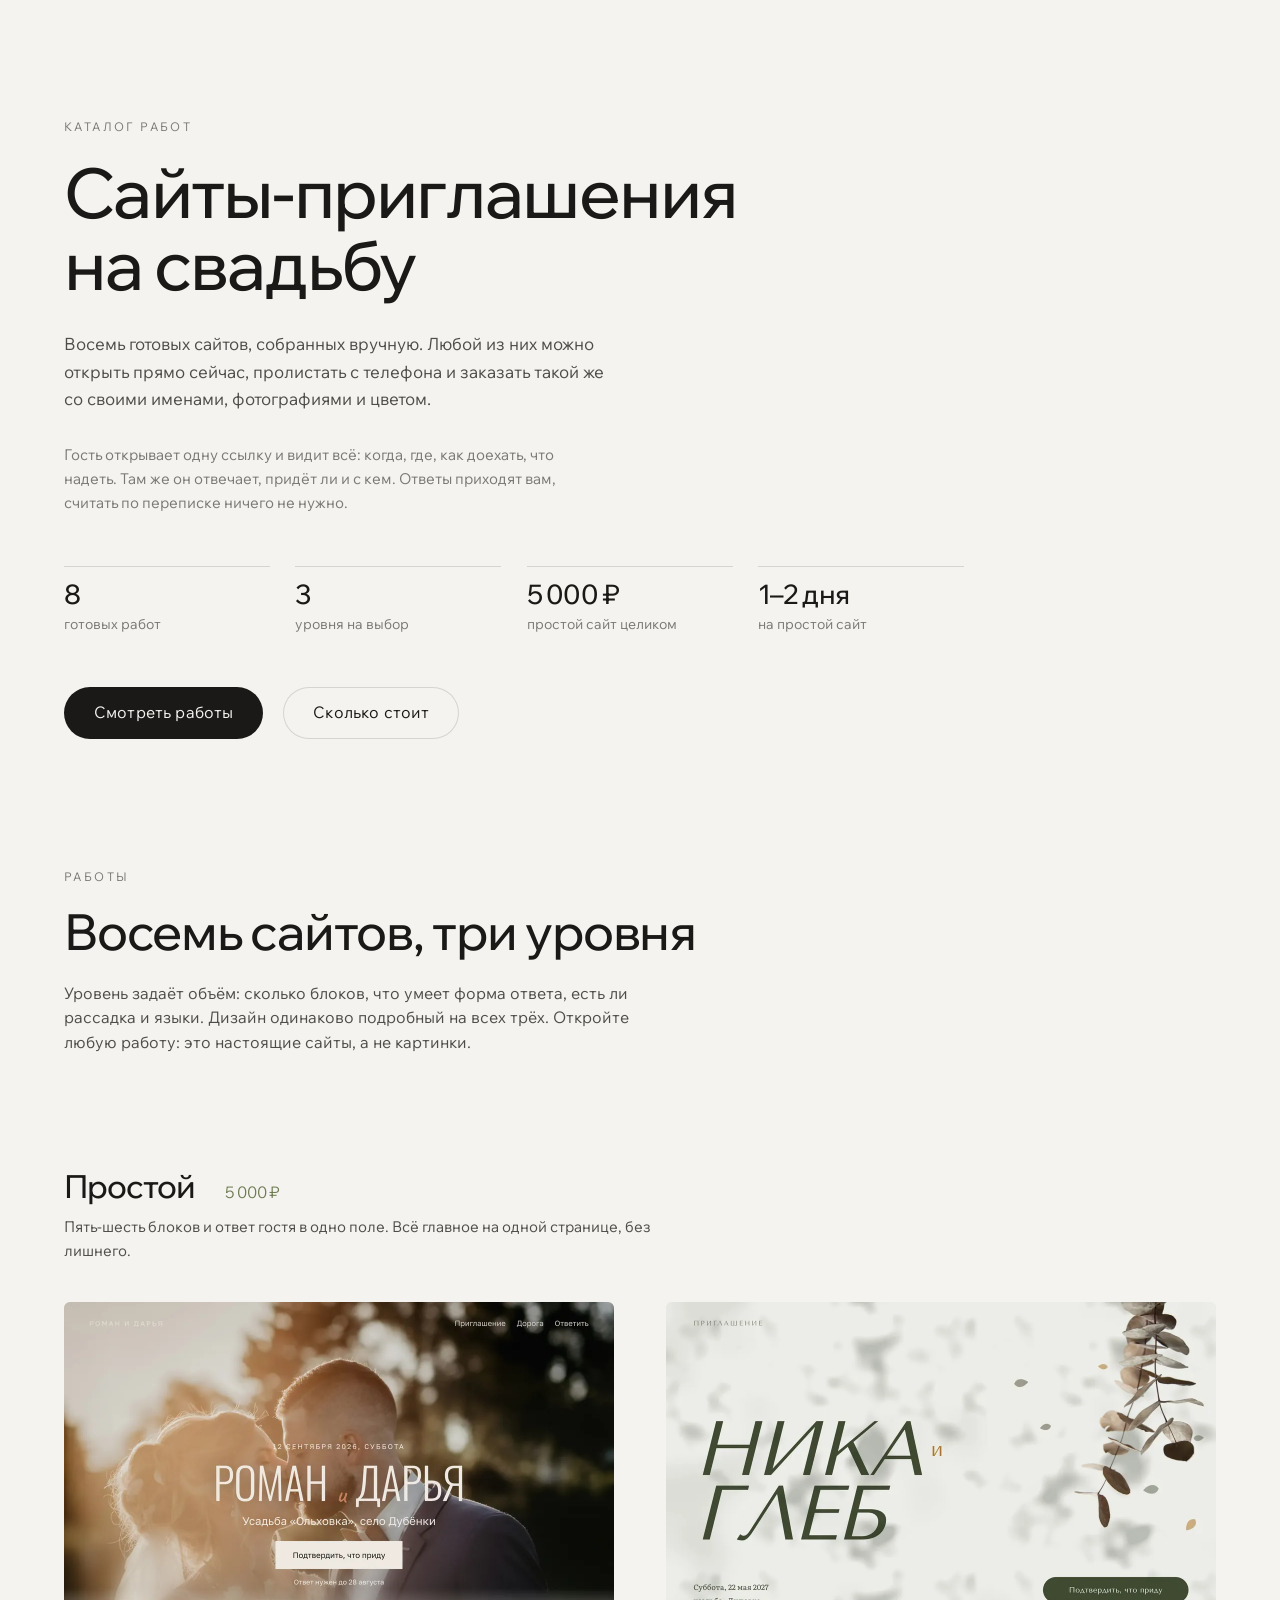
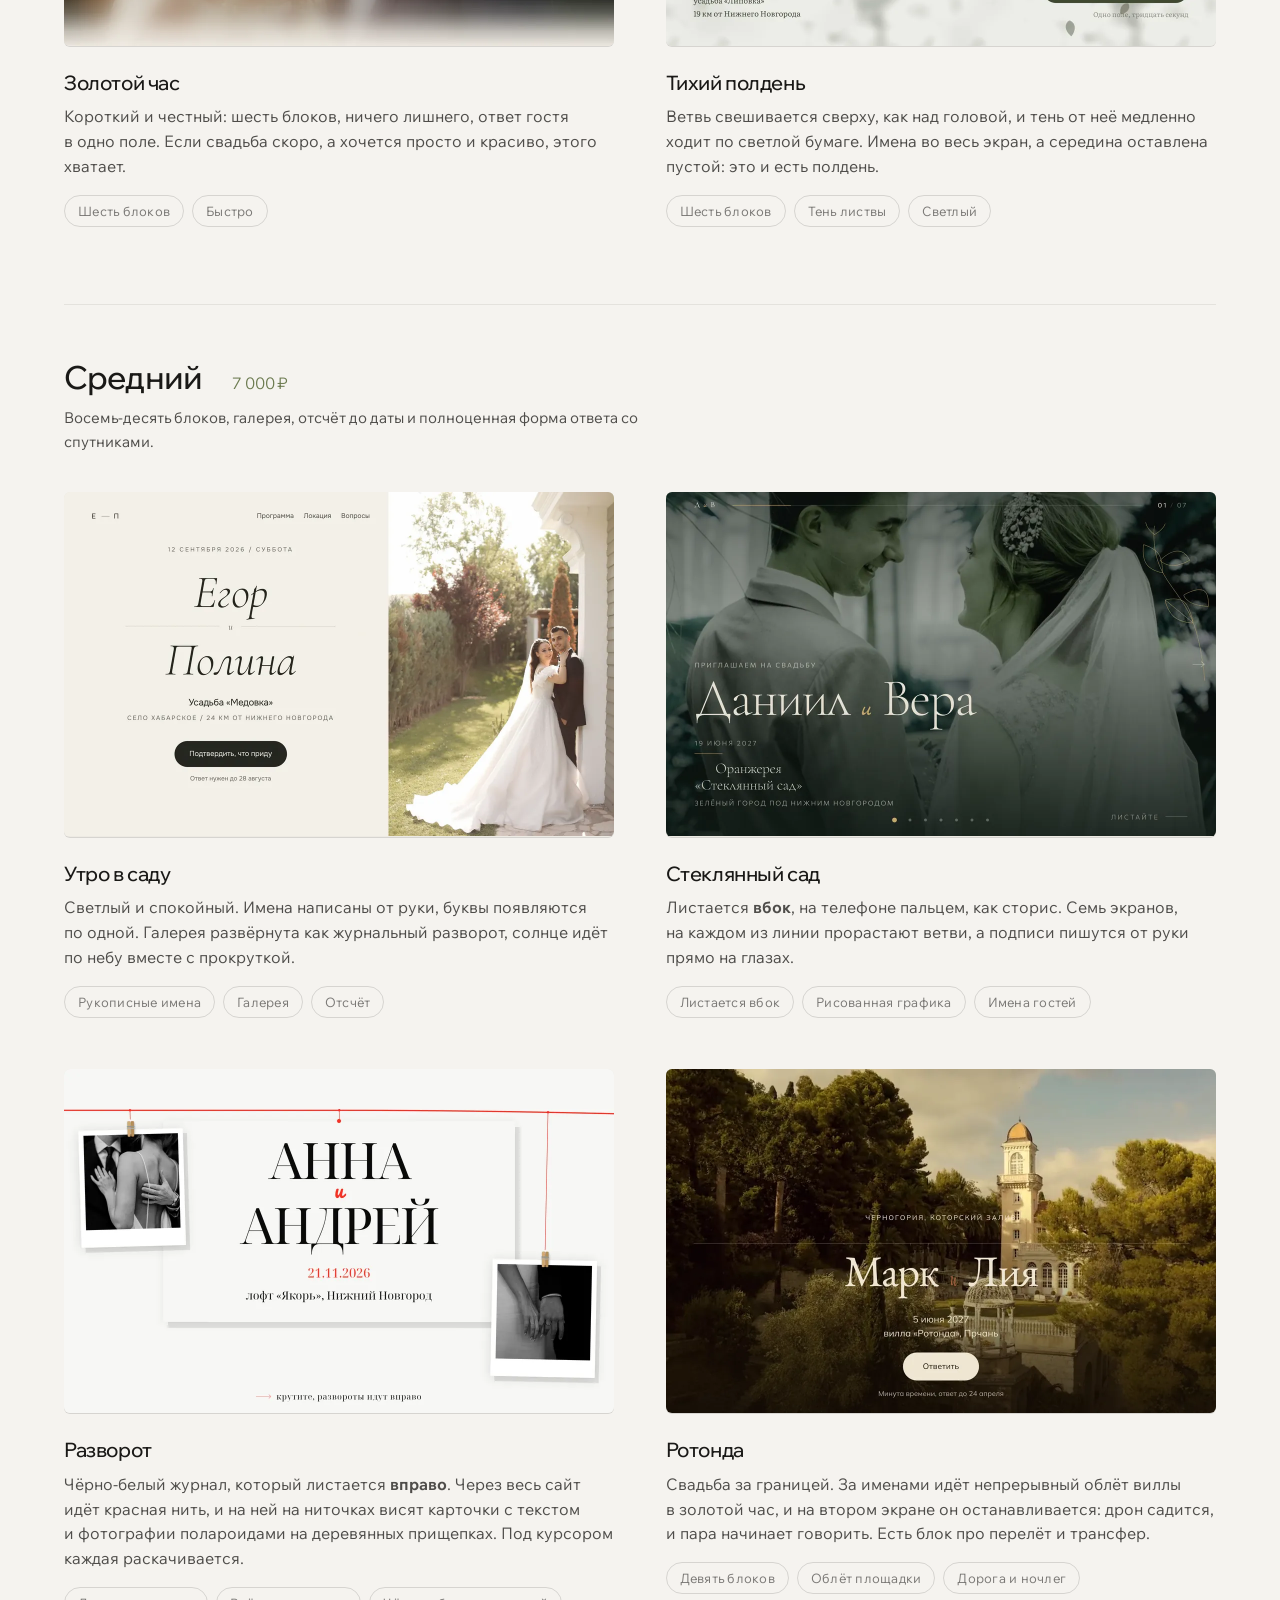
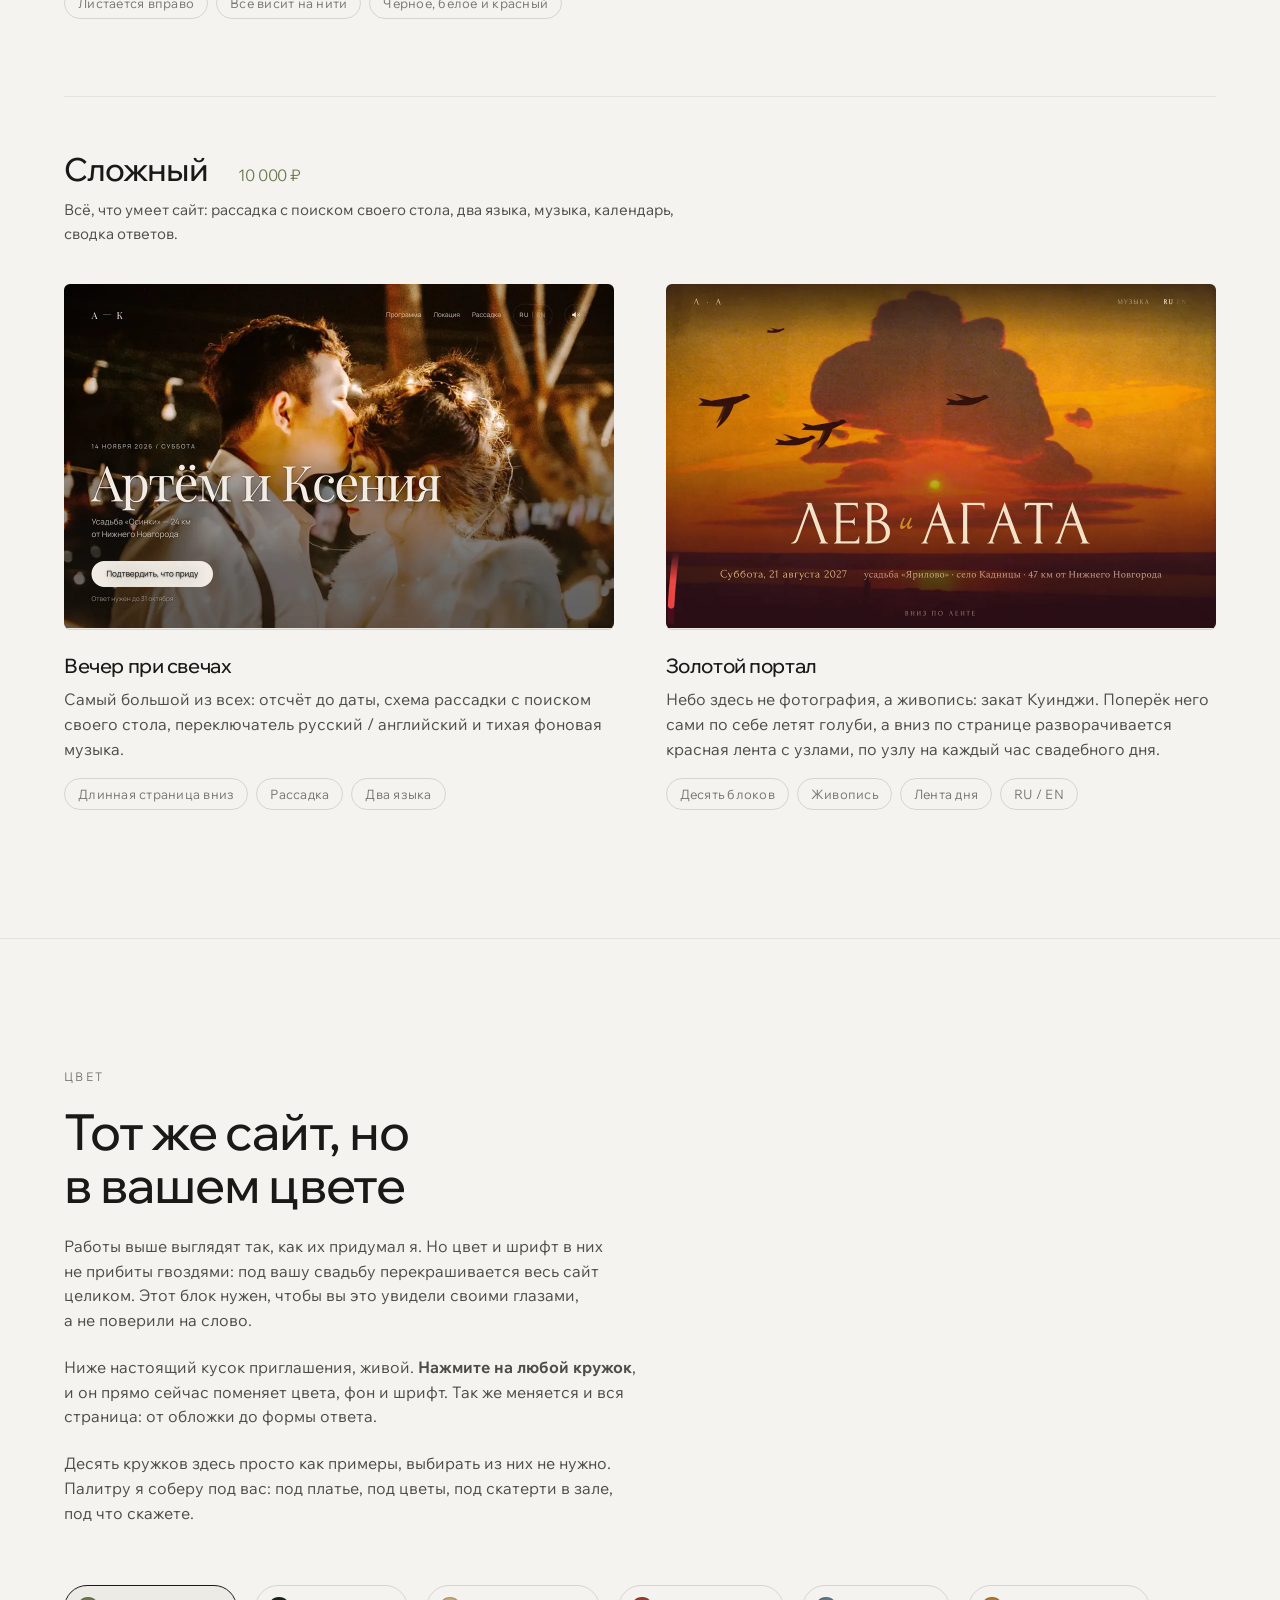
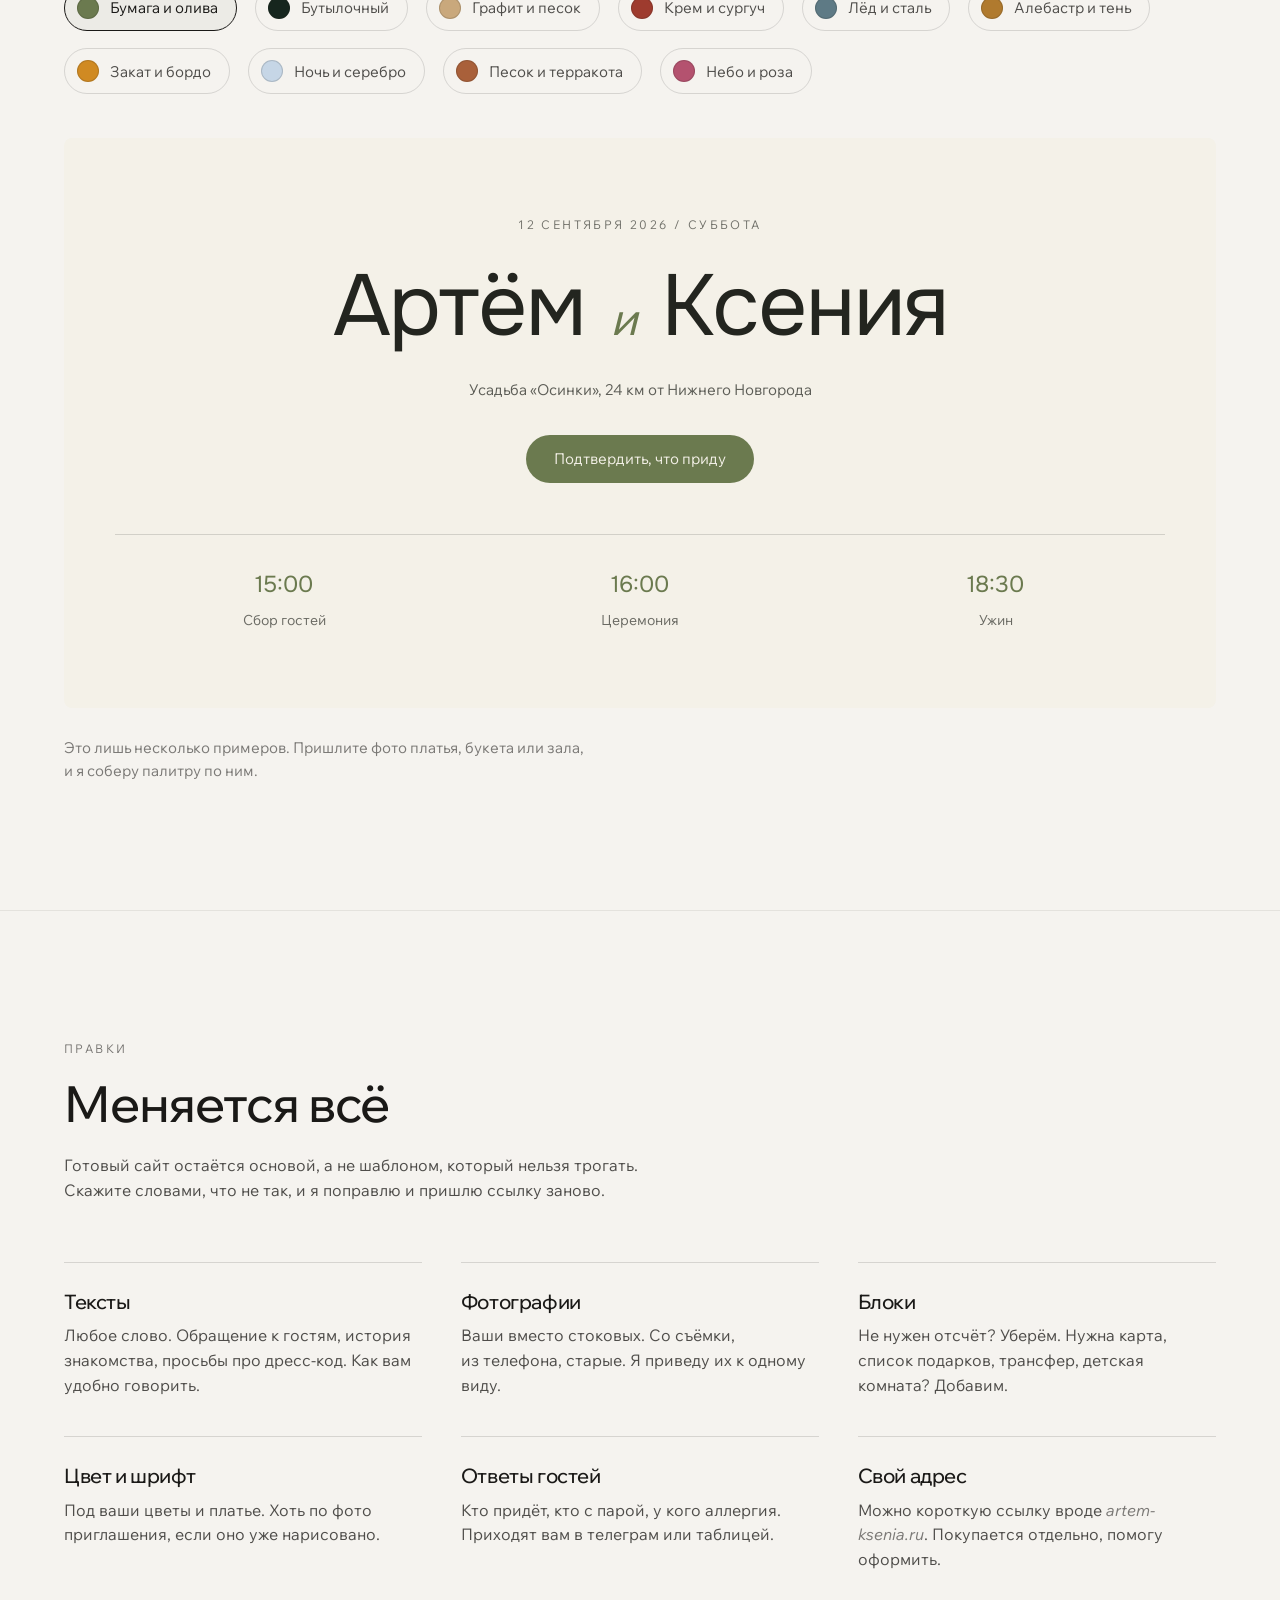
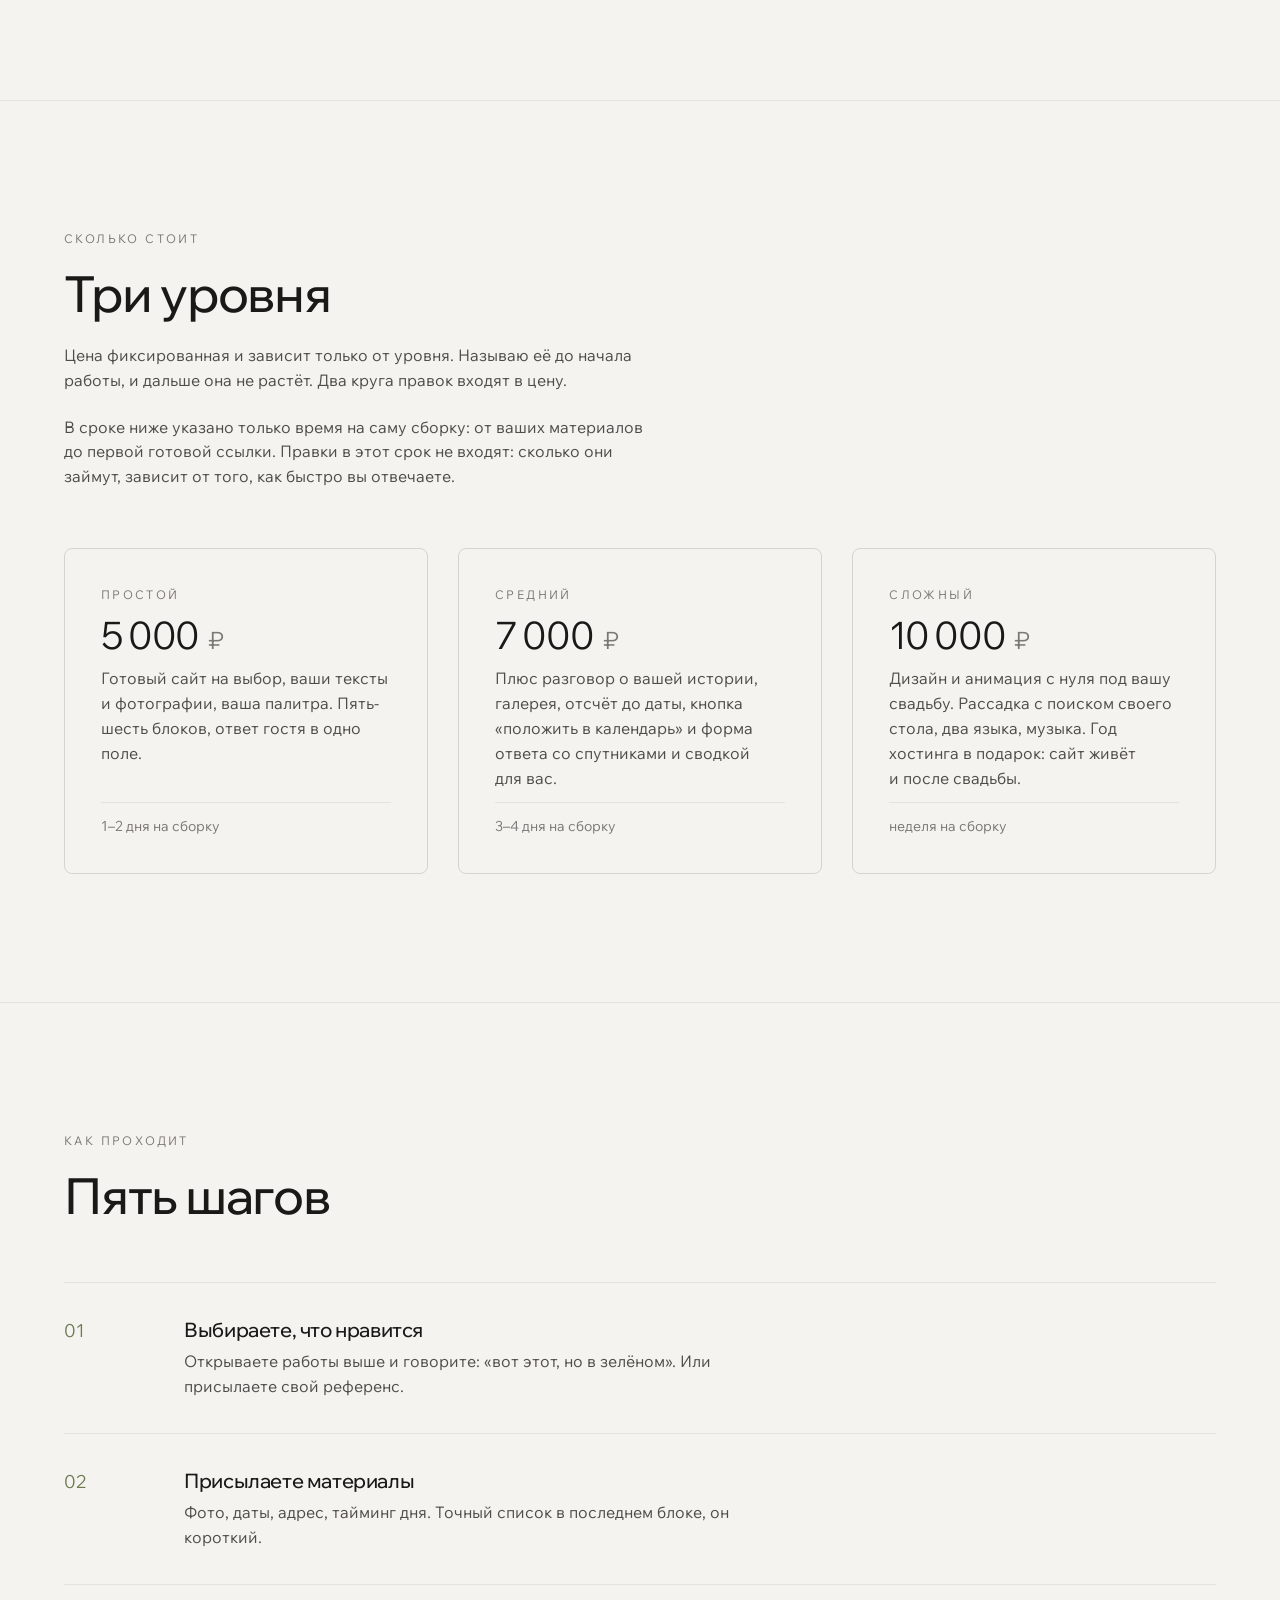
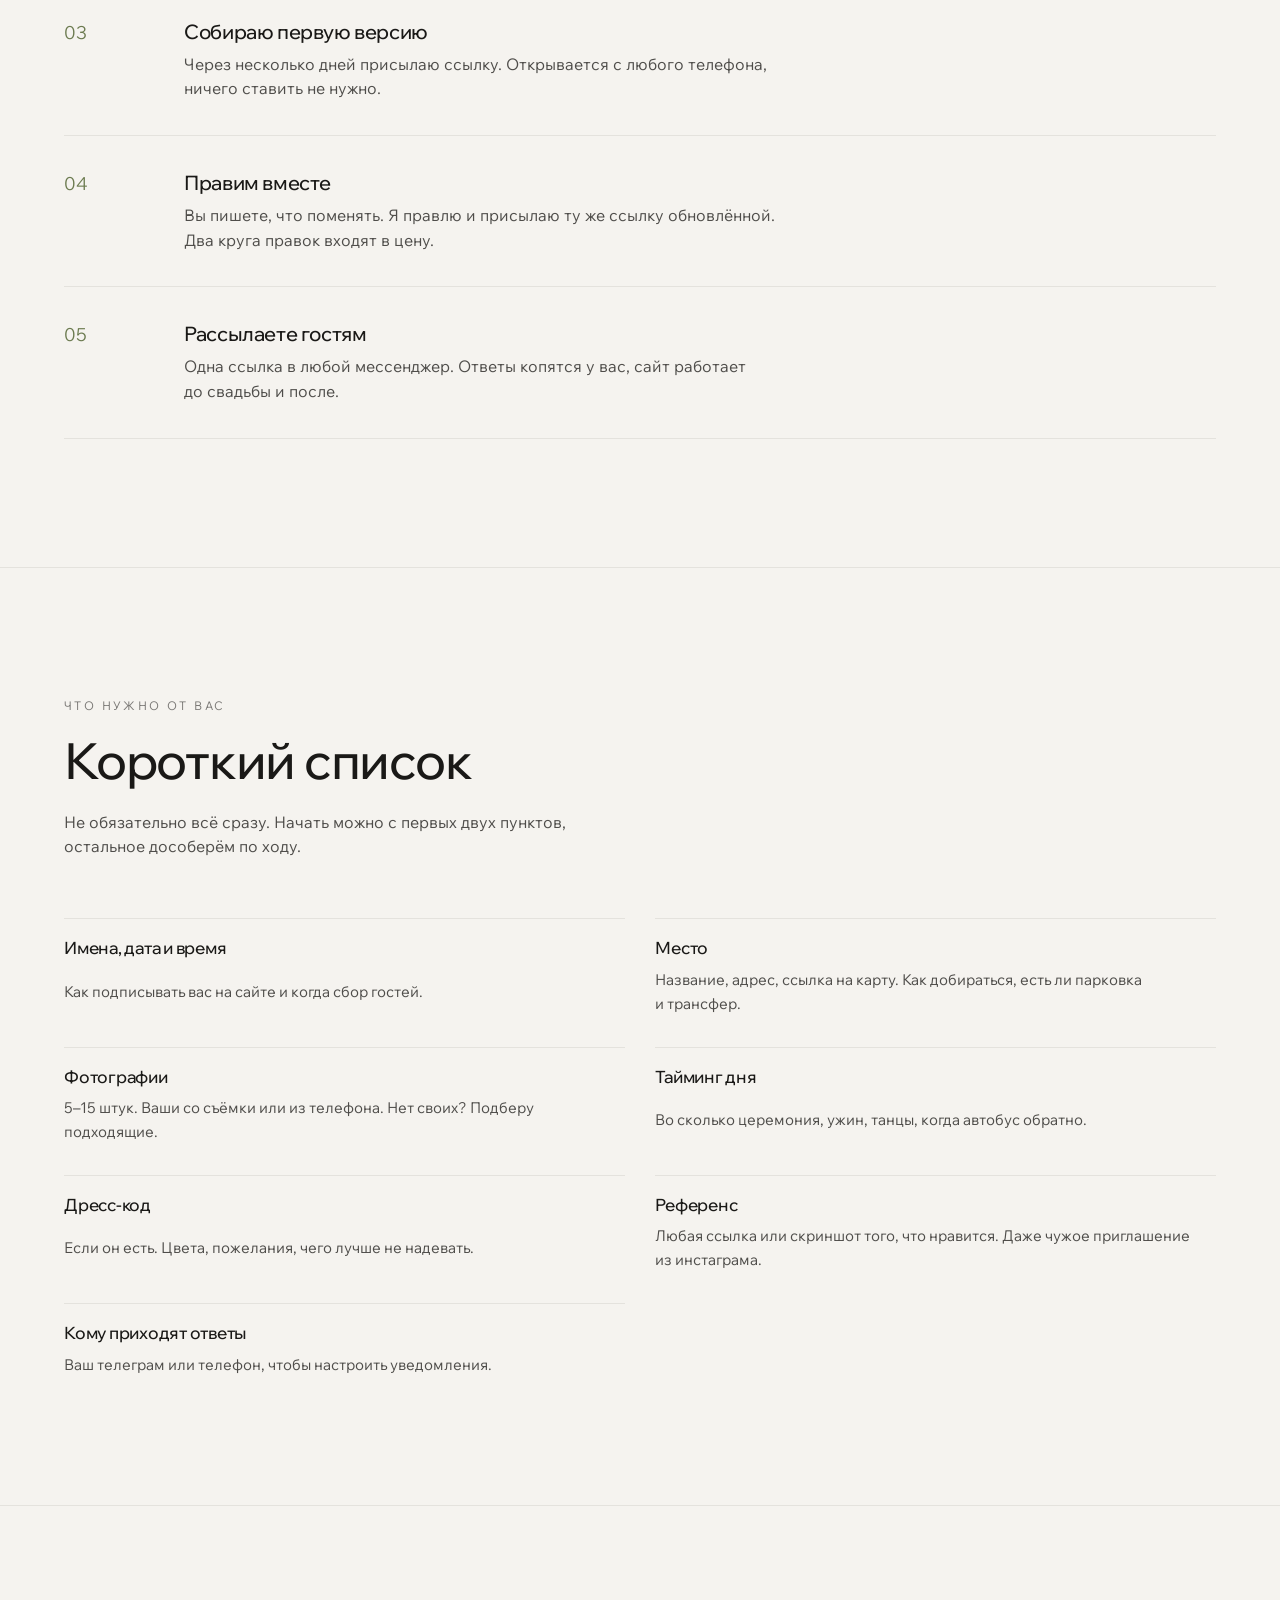
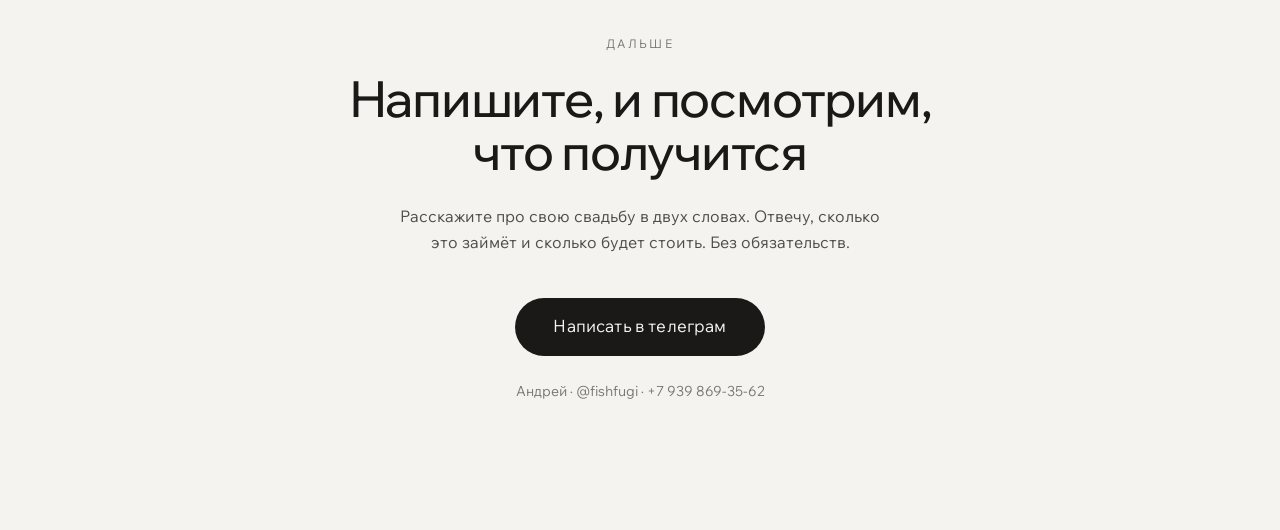
<file: index.html>
<!doctype html>
<html lang="ru">
<head>
<meta charset="utf-8">
<meta name="viewport" content="width=device-width, initial-scale=1, viewport-fit=cover">
<title>Каталог сайтов-приглашений на свадьбу</title>
<meta name="description" content="Каталог сайтов-приглашений на свадьбу: восемь готовых работ трёх уровней, любая палитра, ответы гостей приходят вам. От 5000 ₽.">
<meta name="theme-color" content="#F5F3EF">
<meta property="og:title" content="Сайты-приглашения на свадьбу">
<meta property="og:description" content="Каталог: восемь готовых работ трёх уровней, любая палитра, ответы гостей приходят вам">
<meta property="og:type" content="website">
<meta property="og:locale" content="ru_RU">
<link rel="preconnect" href="https://fonts.googleapis.com">
<link rel="preconnect" href="https://fonts.gstatic.com" crossorigin>
<link href="https://fonts.googleapis.com/css2?family=Wix+Madefor+Display:wght@400;500&family=Wix+Madefor+Text:wght@400&family=Forum&family=Cormorant+Garamond:ital,wght@0,400;1,300&family=Onest:wght@300;400&family=Oswald:wght@300&family=Playfair+Display:wght@400&family=Tenor+Sans&family=Jost:wght@300&family=EB+Garamond:wght@400&family=Alice&display=swap" rel="stylesheet">
<link rel="stylesheet" href="showcase.css">
</head>
<body>

<a class="skip" href="#works">К работам</a>

<!-- ═══════════ ПЕРВЫЙ ЭКРАН ═══════════ -->
<header class="top">
  <p class="eyebrow">Каталог работ</p>
  <h1>Сайты-приглашения<br>на свадьбу</h1>
  <p class="top__lead">Восемь готовых сайтов, собранных вручную. Любой из&nbsp;них можно открыть
     прямо сейчас, пролистать с&nbsp;телефона и&nbsp;заказать такой&nbsp;же со&nbsp;своими именами,
     фотографиями и&nbsp;цветом.</p>
  <p class="top__lead top__lead--dim">Гость открывает одну ссылку и&nbsp;видит всё: когда,
     где, как доехать, что надеть. Там&nbsp;же он&nbsp;отвечает, придёт&nbsp;ли и&nbsp;с&nbsp;кем.
     Ответы приходят вам, считать по&nbsp;переписке ничего не&nbsp;нужно.</p>

  <ul class="top__facts">
    <li><b>8</b><span>готовых работ</span></li>
    <li><b>3</b><span>уровня на выбор</span></li>
    <li><b>5 000 ₽</b><span>простой сайт целиком</span></li>
    <li><b>1–2 дня</b><span>на простой сайт</span></li>
  </ul>

  <div class="top__act">
    <a class="btn" href="#works"><span>Смотреть работы</span></a>
    <a class="btn btn--ghost" href="#price"><span>Сколько стоит</span></a>
  </div>
</header>

<!-- ═══════════ РАБОТЫ ═══════════ -->
<section class="works" id="works">
  <div class="head">
    <p class="eyebrow">Работы</p>
    <h2>Восемь сайтов, три уровня</h2>
    <p class="head__lead">Уровень задаёт объём: сколько блоков, что умеет форма ответа,
       есть&nbsp;ли рассадка и&nbsp;языки. Дизайн одинаково подробный на&nbsp;всех трёх.
       Откройте любую работу: это настоящие сайты, а&nbsp;не&nbsp;картинки.</p>
  </div>

  <div class="band band--simple">
    <div class="band__head">
      <h3 class="band__name">Простой</h3>
      <p class="band__price">5&nbsp;000&nbsp;₽</p>
      <p class="band__lead">Пять-шесть блоков и ответ гостя в одно поле. Всё главное на одной странице, без лишнего.</p>
    </div>
    <ul class="grid">
      <li class="work">
            <a class="work__shot" href="simple/" target="_blank" rel="noopener">
              <img src="assets/preview-simple.webp" alt="Простой сайт в тёплых плёночных тонах" loading="lazy" width="1100" height="688">
              <span class="work__go">Открыть сайт</span>
            </a>
            <div class="work__txt">
              <h3>Золотой час</h3>
              <p>Короткий и&nbsp;честный: шесть блоков, ничего лишнего, ответ гостя в&nbsp;одно поле.
                 Если свадьба скоро, а&nbsp;хочется просто и&nbsp;красиво, этого хватает.</p>
              <p class="work__tags"><i>Шесть блоков</i><i>Быстро</i></p>
            </div>
          </li>
      <li class="work">
            <a class="work__shot" href="polden/" target="_blank" rel="noopener">
              <img src="assets/preview-polden.webp" alt="Светлый сайт: ветвь свешивается сверху, по бумаге лежат пятна света" loading="lazy" width="1100" height="688">
              <span class="work__go">Открыть сайт</span>
            </a>
            <div class="work__txt">
              <h3>Тихий полдень</h3>
              <p>Ветвь свешивается сверху, как над головой, и&nbsp;тень от&nbsp;неё медленно ходит
                 по&nbsp;светлой бумаге. Имена во&nbsp;весь экран, а&nbsp;середина оставлена пустой: это и&nbsp;есть полдень.</p>
              <p class="work__tags"><i>Шесть блоков</i><i>Тень листвы</i><i>Светлый</i></p>
            </div>
          </li>
    </ul>
  </div>

  <div class="band band--mid">
    <div class="band__head">
      <h3 class="band__name">Средний</h3>
      <p class="band__price">7&nbsp;000&nbsp;₽</p>
      <p class="band__lead">Восемь-десять блоков, галерея, отсчёт до даты и полноценная форма ответа со спутниками.</p>
    </div>
    <ul class="grid">
      <li class="work">
            <a class="work__shot" href="medium/" target="_blank" rel="noopener">
              <img src="assets/preview-medium.webp" alt="Светлый сайт с садом и рукописными именами" loading="lazy" width="1100" height="688">
              <span class="work__go">Открыть сайт</span>
            </a>
            <div class="work__txt">
              <h3>Утро в саду</h3>
              <p>Светлый и&nbsp;спокойный. Имена написаны от&nbsp;руки, буквы появляются по&nbsp;одной.
                 Галерея развёрнута как журнальный разворот, солнце идёт по&nbsp;небу вместе с&nbsp;прокруткой.</p>
              <p class="work__tags"><i>Рукописные имена</i><i>Галерея</i><i>Отсчёт</i></p>
            </div>
          </li>
      <li class="work">
            <a class="work__shot" href="garden/" target="_blank" rel="noopener">
              <img src="assets/preview-garden.webp" alt="Тёмно-зелёный сайт, который листается вбок" loading="lazy" width="1100" height="688">
              <span class="work__go">Открыть сайт</span>
            </a>
            <div class="work__txt">
              <h3>Стеклянный сад</h3>
              <p>Листается <b>вбок</b>, на&nbsp;телефоне пальцем, как сторис. Семь экранов, на&nbsp;каждом
                 из&nbsp;линии прорастают ветви, а&nbsp;подписи пишутся от&nbsp;руки прямо на&nbsp;глазах.</p>
              <p class="work__tags"><i>Листается вбок</i><i>Рисованная графика</i><i>Имена гостей</i></p>
            </div>
          </li>
      <li class="work">
            <a class="work__shot" href="noir/" target="_blank" rel="noopener">
              <img src="assets/preview-noir.webp" alt="Чёрно-белый разворот: огромные имена, тонкая красная нить и красная бегущая строка внизу" loading="lazy" width="1100" height="688">
              <span class="work__go">Открыть сайт</span>
            </a>
            <div class="work__txt">
              <h3>Разворот</h3>
              <p>Чёрно-белый журнал, который листается <b>вправо</b>. Через весь сайт идёт красная нить,
                 и на&nbsp;ней на&nbsp;ниточках висят карточки с&nbsp;текстом и&nbsp;фотографии
                 полароидами на&nbsp;деревянных прищепках. Под курсором каждая раскачивается.</p>
              <p class="work__tags"><i>Листается вправо</i><i>Всё висит на нити</i><i>Чёрное, белое и красный</i></p>
            </div>
          </li>
      <li class="work">
            <a class="work__shot" href="rotonda/" target="_blank" rel="noopener">
              <img src="assets/preview-rotonda.webp" alt="Вилла с башней и белой ротондой в золотом свете, имена пары по краям кадра" loading="lazy" width="1100" height="688">
              <span class="work__go">Открыть сайт</span>
            </a>
            <div class="work__txt">
              <h3>Ротонда</h3>
              <p>Свадьба за&nbsp;границей. За&nbsp;именами идёт непрерывный облёт виллы
                 в&nbsp;золотой час, и&nbsp;на&nbsp;втором экране он останавливается: дрон садится,
                 и&nbsp;пара начинает говорить. Есть блок про перелёт и&nbsp;трансфер.</p>
              <p class="work__tags"><i>Девять блоков</i><i>Облёт площадки</i><i>Дорога и&nbsp;ночлег</i></p>
            </div>
          </li>
    </ul>
  </div>

  <div class="band band--hard">
    <div class="band__head">
      <h3 class="band__name">Сложный</h3>
      <p class="band__price">10&nbsp;000&nbsp;₽</p>
      <p class="band__lead">Всё, что умеет сайт: рассадка с поиском своего стола, два языка, музыка, календарь, сводка ответов.</p>
    </div>
    <ul class="grid">
      <li class="work">
            <a class="work__shot" href="complex/" target="_blank" rel="noopener">
              <img src="assets/preview-complex.webp" alt="Тёмный вечерний сайт с гирляндами" loading="lazy" width="1100" height="688">
              <span class="work__go">Открыть сайт</span>
            </a>
            <div class="work__txt">
              <h3>Вечер при свечах</h3>
              <p>Самый большой из&nbsp;всех: отсчёт до&nbsp;даты, схема рассадки с&nbsp;поиском своего стола,
                 переключатель русский&nbsp;/&nbsp;английский и&nbsp;тихая фоновая музыка.</p>
              <p class="work__tags"><i>Длинная страница вниз</i><i>Рассадка</i><i>Два языка</i></p>
            </div>
          </li>
      <li class="work">
            <a class="work__shot" href="portal/" target="_blank" rel="noopener">
              <img src="assets/preview-portal.webp" alt="Закатное небо кистью Куинджи, голуби летят поперёк, имена пары внизу" loading="lazy" width="1100" height="688">
              <span class="work__go">Открыть сайт</span>
            </a>
            <div class="work__txt">
              <h3>Золотой портал</h3>
              <p>Небо здесь не&nbsp;фотография, а&nbsp;живопись: закат Куинджи. Поперёк него
                 сами по&nbsp;себе летят голуби, а&nbsp;вниз по&nbsp;странице разворачивается красная
                 лента с&nbsp;узлами, по&nbsp;узлу на&nbsp;каждый час свадебного дня.</p>
              <p class="work__tags"><i>Десять блоков</i><i>Живопись</i><i>Лента дня</i><i>RU / EN</i></p>
            </div>
          </li>
    </ul>
  </div>

</section>

<!-- ═══════════ ПАЛИТРА ═══════════ -->
<section class="paint" id="paint">
  <div class="head">
    <p class="eyebrow">Цвет</p>
    <h2>Тот же сайт, но в вашем цвете</h2>
    <p class="head__lead">Работы выше выглядят так, как их придумал я. Но цвет и&nbsp;шрифт
       в&nbsp;них не&nbsp;прибиты гвоздями: под вашу свадьбу перекрашивается весь сайт целиком.
       Этот блок нужен, чтобы вы&nbsp;это увидели своими глазами, а&nbsp;не&nbsp;поверили
       на&nbsp;слово.</p>
    <p class="head__lead">Ниже настоящий кусок приглашения, живой. <b>Нажмите на&nbsp;любой
       кружок</b>, и&nbsp;он&nbsp;прямо сейчас поменяет цвета, фон и&nbsp;шрифт.
       Так же меняется и&nbsp;вся страница: от&nbsp;обложки до&nbsp;формы ответа.</p>
    <p class="head__lead">Десять кружков&nbsp;здесь просто как примеры, выбирать
       из&nbsp;них не&nbsp;нужно. Палитру я&nbsp;соберу под вас: под платье, под цветы,
       под скатерти в&nbsp;зале, под что скажете.</p>
  </div>

  <div class="swatches" role="group" aria-label="Выбор палитры">
    <button type="button" class="sw is-on" data-p="olive"  aria-pressed="true"><i></i><span>Бумага и&nbsp;олива</span></button>
    <button type="button" class="sw" data-p="bottle" aria-pressed="false"><i></i><span>Бутылочный</span></button>
    <button type="button" class="sw" data-p="ink"    aria-pressed="false"><i></i><span>Графит и&nbsp;песок</span></button>
    <button type="button" class="sw" data-p="wax"    aria-pressed="false"><i></i><span>Крем и&nbsp;сургуч</span></button>
    <button type="button" class="sw" data-p="steel"  aria-pressed="false"><i></i><span>Лёд и&nbsp;сталь</span></button>
    <button type="button" class="sw" data-p="shade"  aria-pressed="false"><i></i><span>Алебастр и&nbsp;тень</span></button>
    <button type="button" class="sw" data-p="sunset" aria-pressed="false"><i></i><span>Закат и&nbsp;бордо</span></button>
    <button type="button" class="sw" data-p="silver" aria-pressed="false"><i></i><span>Ночь и&nbsp;серебро</span></button>
    <button type="button" class="sw" data-p="terra"  aria-pressed="false"><i></i><span>Песок и&nbsp;терракота</span></button>
    <button type="button" class="sw" data-p="sky"    aria-pressed="false"><i></i><span>Небо и&nbsp;роза</span></button>
  </div>

  <div class="demo" id="demo">
    <p class="demo__date">12 сентября 2026 / суббота</p>
    <p class="demo__names">Артём <em>и</em> Ксения</p>
    <p class="demo__place">Усадьба «Осинки», 24&nbsp;км от&nbsp;Нижнего Новгорода</p>
    <span class="demo__btn">Подтвердить, что приду</span>
    <div class="demo__row">
      <div><b>15:00</b><span>Сбор гостей</span></div>
      <div><b>16:00</b><span>Церемония</span></div>
      <div><b>18:30</b><span>Ужин</span></div>
    </div>
  </div>
  <p class="paint__note">Это лишь несколько примеров. Пришлите фото платья, букета или&nbsp;зала, и&nbsp;я&nbsp;соберу палитру по&nbsp;ним.</p>
</section>

<!-- ═══════════ ЧТО МЕНЯЕТСЯ ═══════════ -->
<section class="change">
  <div class="head">
    <p class="eyebrow">Правки</p>
    <h2>Меняется всё</h2>
    <p class="head__lead">Готовый сайт остаётся основой, а&nbsp;не&nbsp;шаблоном, который нельзя трогать.
       Скажите словами, что не&nbsp;так, и&nbsp;я&nbsp;поправлю и&nbsp;пришлю ссылку заново.</p>
  </div>
  <ul class="cards">
    <li><h3>Тексты</h3><p>Любое слово. Обращение к&nbsp;гостям, история знакомства, просьбы про дресс-код. Как вам удобно говорить.</p></li>
    <li><h3>Фотографии</h3><p>Ваши вместо стоковых. Со&nbsp;съёмки, из&nbsp;телефона, старые. Я&nbsp;приведу их&nbsp;к&nbsp;одному виду.</p></li>
    <li><h3>Блоки</h3><p>Не&nbsp;нужен отсчёт? Уберём. Нужна карта, список подарков, трансфер, детская комната? Добавим.</p></li>
    <li><h3>Цвет и шрифт</h3><p>Под ваши цветы и&nbsp;платье. Хоть по&nbsp;фото приглашения, если оно уже нарисовано.</p></li>
    <li><h3>Ответы гостей</h3><p>Кто придёт, кто с&nbsp;парой, у&nbsp;кого аллергия. Приходят вам в&nbsp;телеграм или&nbsp;таблицей.</p></li>
    <li><h3>Свой адрес</h3><p>Можно короткую ссылку вроде <i>artem-ksenia.ru</i>. Покупается отдельно, помогу оформить.</p></li>
  </ul>
</section>

<!-- ═══════════ ЦЕНА ═══════════ -->
<section class="price" id="price">
  <div class="head">
    <p class="eyebrow">Сколько стоит</p>
    <h2>Три уровня</h2>
    <p class="head__lead">Цена фиксированная и&nbsp;зависит только от&nbsp;уровня. Называю её&nbsp;до&nbsp;начала
       работы, и&nbsp;дальше она не&nbsp;растёт. Два круга правок входят в&nbsp;цену.</p>
    <p class="head__lead">В&nbsp;сроке ниже указано только время на&nbsp;саму сборку:
       от&nbsp;ваших материалов до&nbsp;первой готовой ссылки. Правки в&nbsp;этот срок
       не&nbsp;входят: сколько они займут, зависит от&nbsp;того, как быстро вы&nbsp;отвечаете.</p>
  </div>
  <ul class="tiers">
    <li>
      <p class="tier__n">Простой</p>
      <p class="tier__p">5 000 <span class="tier__cur">₽</span></p>
      <p>Готовый сайт на&nbsp;выбор, ваши тексты и&nbsp;фотографии, ваша палитра.
         Пять-шесть блоков, ответ гостя в&nbsp;одно поле.</p>
      <p class="tier__t">1–2 дня на сборку</p>
    </li>
    <li class="tier--mid">
      <p class="tier__n">Средний</p>
      <p class="tier__p">7 000 <span class="tier__cur">₽</span></p>
      <p>Плюс разговор о&nbsp;вашей истории, галерея, отсчёт до&nbsp;даты, кнопка «положить
         в&nbsp;календарь» и&nbsp;форма ответа со&nbsp;спутниками и&nbsp;сводкой для&nbsp;вас.</p>
      <p class="tier__t">3–4 дня на сборку</p>
    </li>
    <li>
      <p class="tier__n">Сложный</p>
      <p class="tier__p">10 000 <span class="tier__cur">₽</span></p>
      <p>Дизайн и&nbsp;анимация с&nbsp;нуля под вашу свадьбу. Рассадка с&nbsp;поиском своего
         стола, два языка, музыка. Год хостинга в&nbsp;подарок: сайт живёт и&nbsp;после свадьбы.</p>
      <p class="tier__t">неделя на сборку</p>
    </li>
  </ul>
</section>

<!-- ═══════════ КАК ПРОХОДИТ ═══════════ -->
<section class="flow">
  <div class="head">
    <p class="eyebrow">Как проходит</p>
    <h2>Пять шагов</h2>
  </div>
  <ol class="steps">
    <li><span class="steps__n">01</span><div><h3>Выбираете, что нравится</h3><p>Открываете работы выше и&nbsp;говорите: «вот этот, но&nbsp;в&nbsp;зелёном». Или присылаете свой референс.</p></div></li>
    <li><span class="steps__n">02</span><div><h3>Присылаете материалы</h3><p>Фото, даты, адрес, тайминг дня. Точный список в&nbsp;последнем блоке, он короткий.</p></div></li>
    <li><span class="steps__n">03</span><div><h3>Собираю первую версию</h3><p>Через несколько дней присылаю ссылку. Открывается с&nbsp;любого телефона, ничего ставить не&nbsp;нужно.</p></div></li>
    <li><span class="steps__n">04</span><div><h3>Правим вместе</h3><p>Вы пишете, что поменять. Я&nbsp;правлю и&nbsp;присылаю ту&nbsp;же ссылку обновлённой. Два круга правок входят в&nbsp;цену.</p></div></li>
    <li><span class="steps__n">05</span><div><h3>Рассылаете гостям</h3><p>Одна ссылка в&nbsp;любой мессенджер. Ответы копятся у&nbsp;вас, сайт работает до&nbsp;свадьбы и&nbsp;после.</p></div></li>
  </ol>
</section>

<!-- ═══════════ ЧТО НУЖНО ОТ ВАС ═══════════ -->
<section class="need">
  <div class="head">
    <p class="eyebrow">Что нужно от вас</p>
    <h2>Короткий список</h2>
    <p class="head__lead">Не&nbsp;обязательно всё сразу. Начать можно с&nbsp;первых двух пунктов,
       остальное дособерём по&nbsp;ходу.</p>
  </div>
  <ul class="need__list">
    <li><b>Имена, дата и время</b><span>Как подписывать вас на&nbsp;сайте и&nbsp;когда сбор гостей.</span></li>
    <li><b>Место</b><span>Название, адрес, ссылка на&nbsp;карту. Как добираться, есть&nbsp;ли парковка и&nbsp;трансфер.</span></li>
    <li><b>Фотографии</b><span>5–15 штук. Ваши со&nbsp;съёмки или&nbsp;из&nbsp;телефона. Нет своих? Подберу подходящие.</span></li>
    <li><b>Тайминг дня</b><span>Во&nbsp;сколько церемония, ужин, танцы, когда автобус обратно.</span></li>
    <li><b>Дресс-код</b><span>Если он&nbsp;есть. Цвета, пожелания, чего лучше не&nbsp;надевать.</span></li>
    <li><b>Референс</b><span>Любая ссылка или&nbsp;скриншот того, что нравится. Даже чужое приглашение из&nbsp;инстаграма.</span></li>
    <li><b>Кому приходят ответы</b><span>Ваш телеграм или&nbsp;телефон, чтобы настроить уведомления.</span></li>
  </ul>
</section>

<!-- ═══════════ КОНТАКТ ═══════════ -->
<footer class="end" id="contact">
  <p class="eyebrow">Дальше</p>
  <h2>Напишите, и&nbsp;посмотрим,<br>что получится</h2>
  <p class="end__lead">Расскажите про свою свадьбу в&nbsp;двух словах. Отвечу, сколько это займёт и&nbsp;сколько будет стоить. Без обязательств.</p>
  <a class="btn btn--big" href="https://t.me/fishfugi" target="_blank" rel="noopener"><span>Написать в телеграм</span></a>
  <p class="end__ps">Андрей · <a href="https://t.me/fishfugi" target="_blank" rel="noopener">@fishfugi</a> · <a href="tel:+79398693562">+7&nbsp;939&nbsp;869-35-62</a></p>
</footer>

<script src="showcase.js"></script>
</body>
</html>
</file>
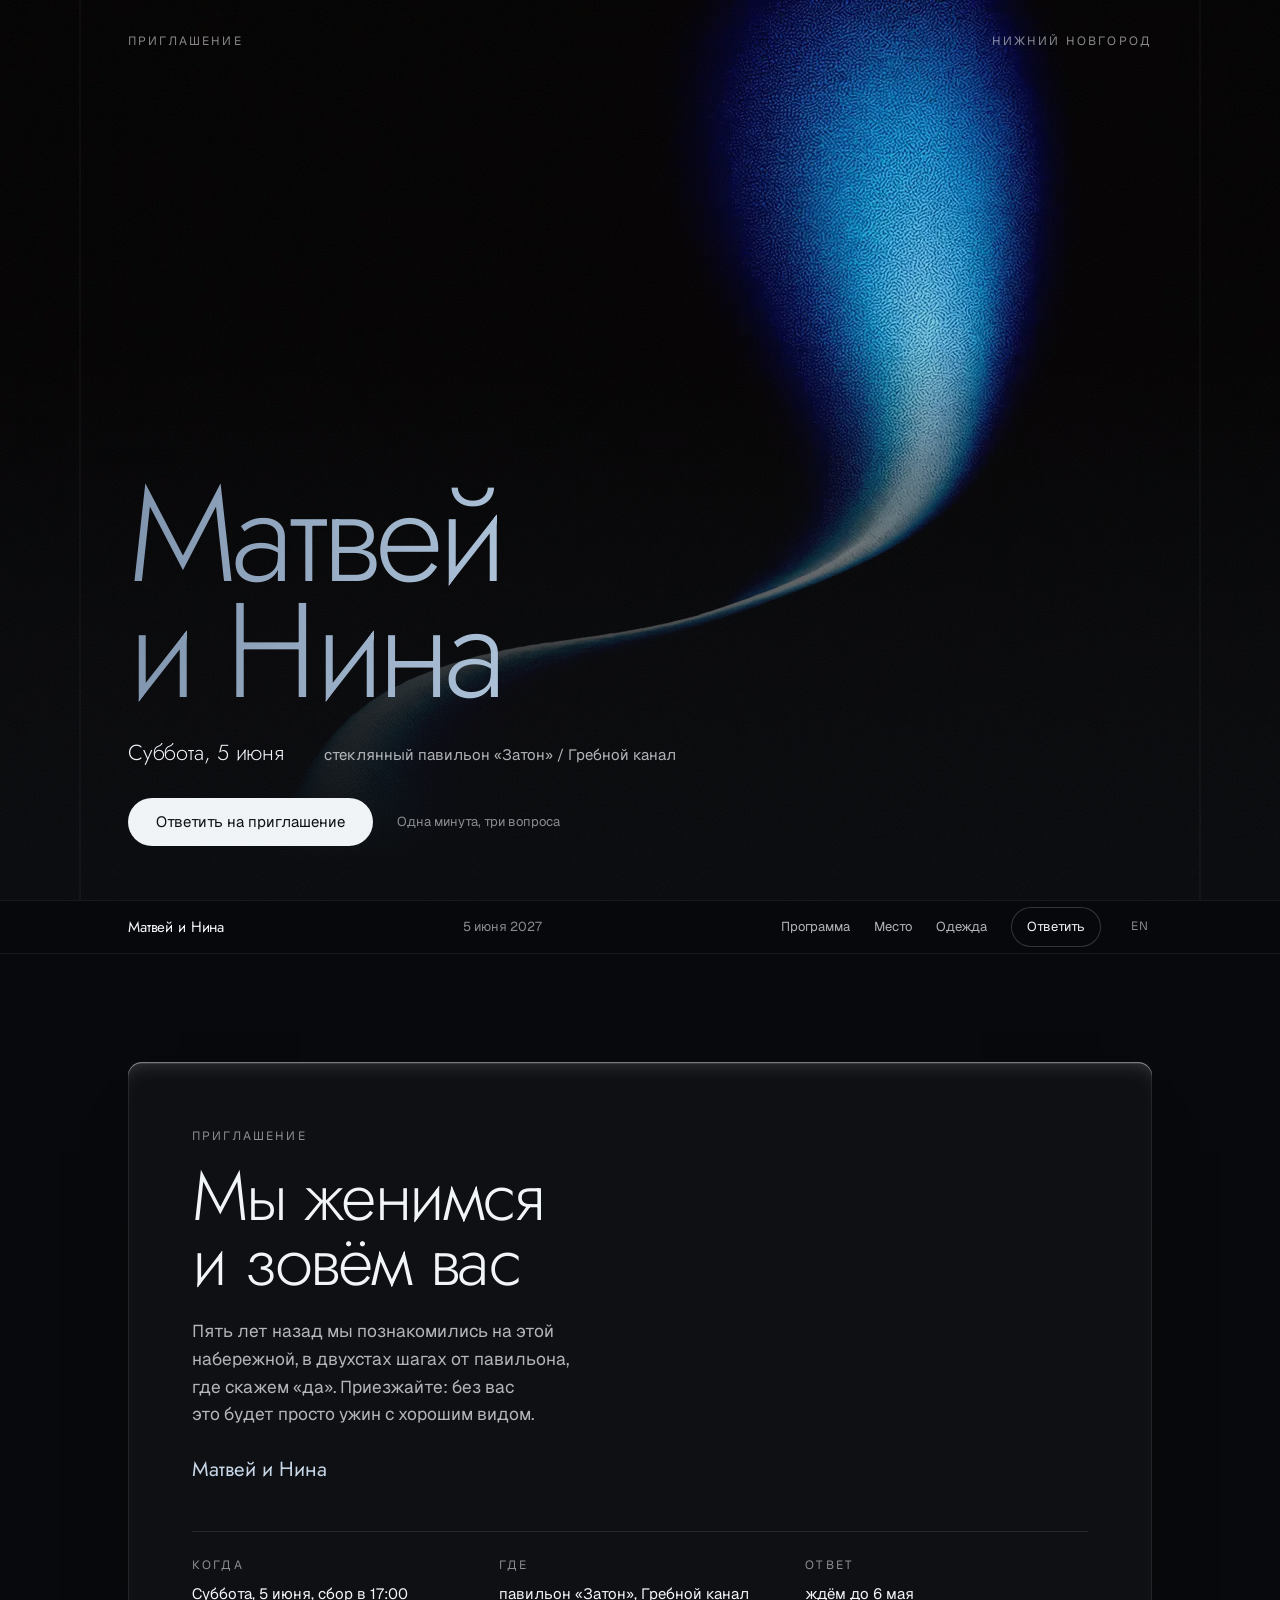
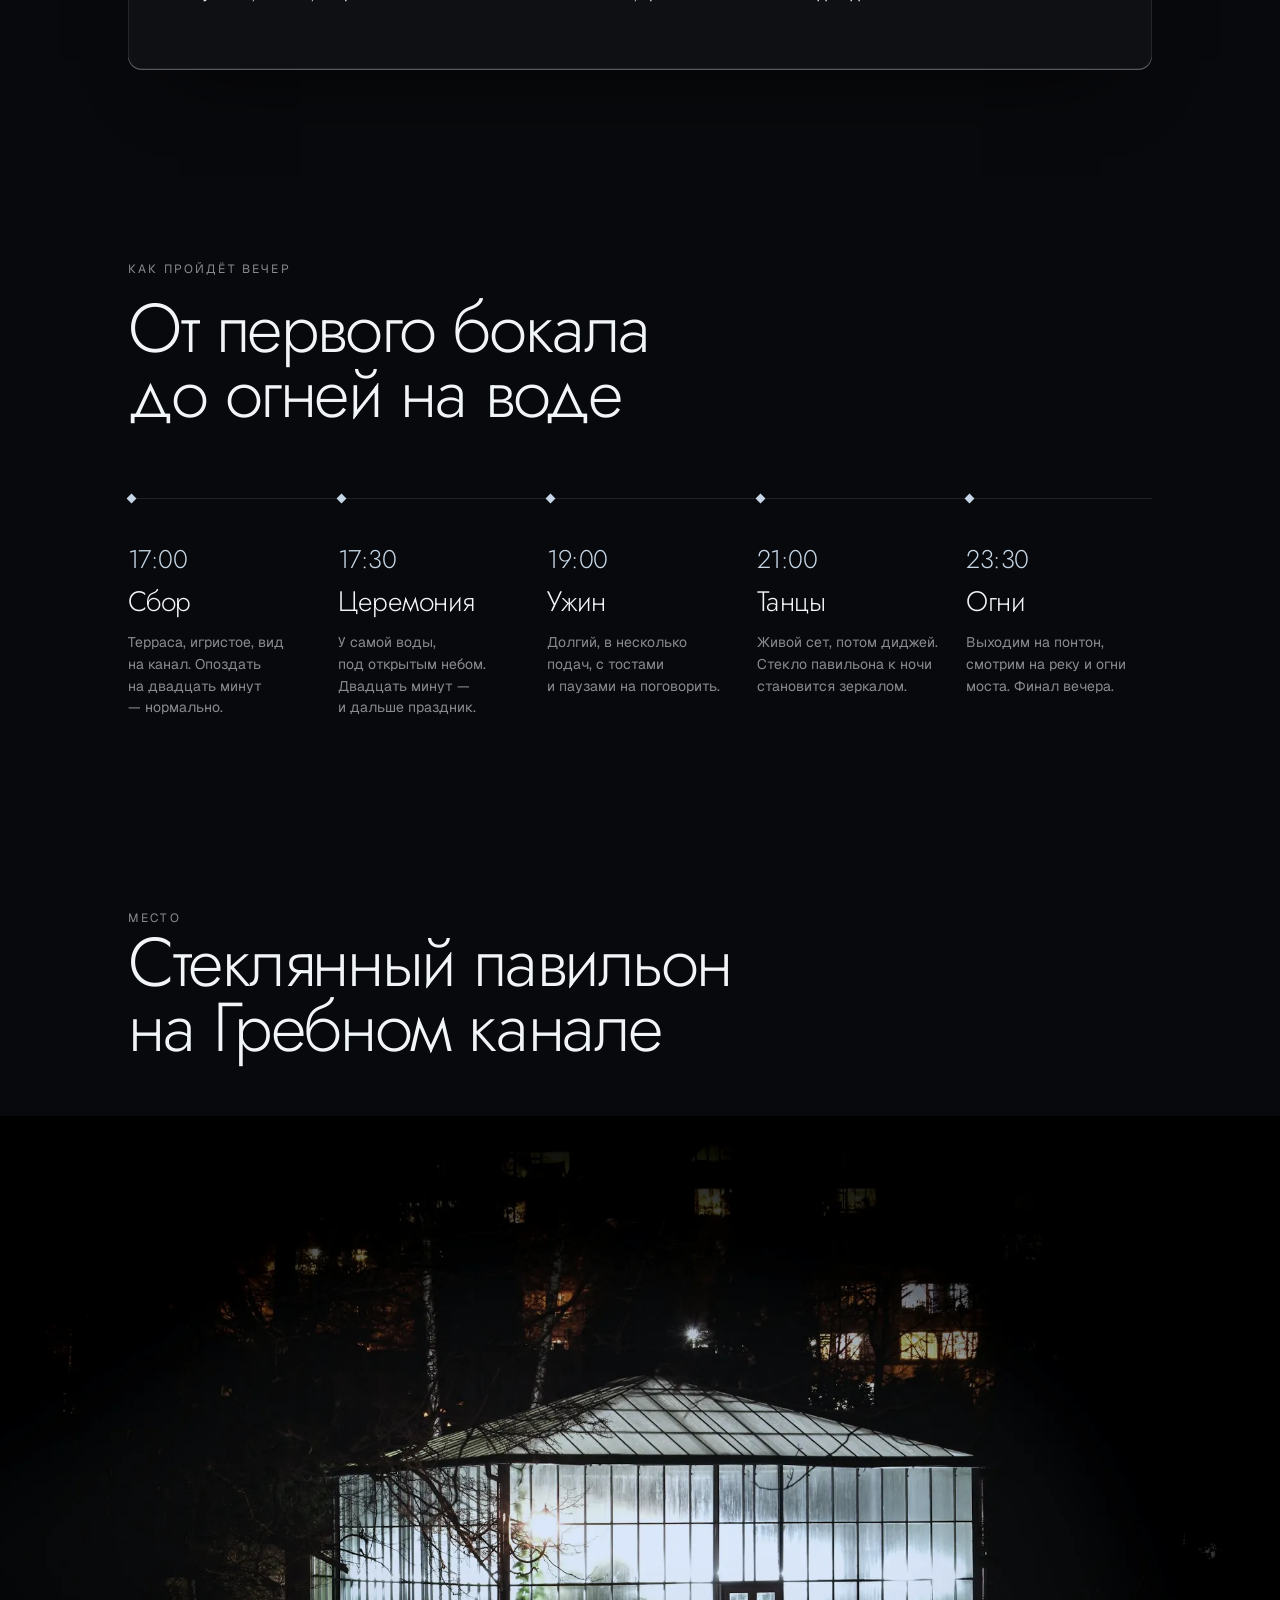
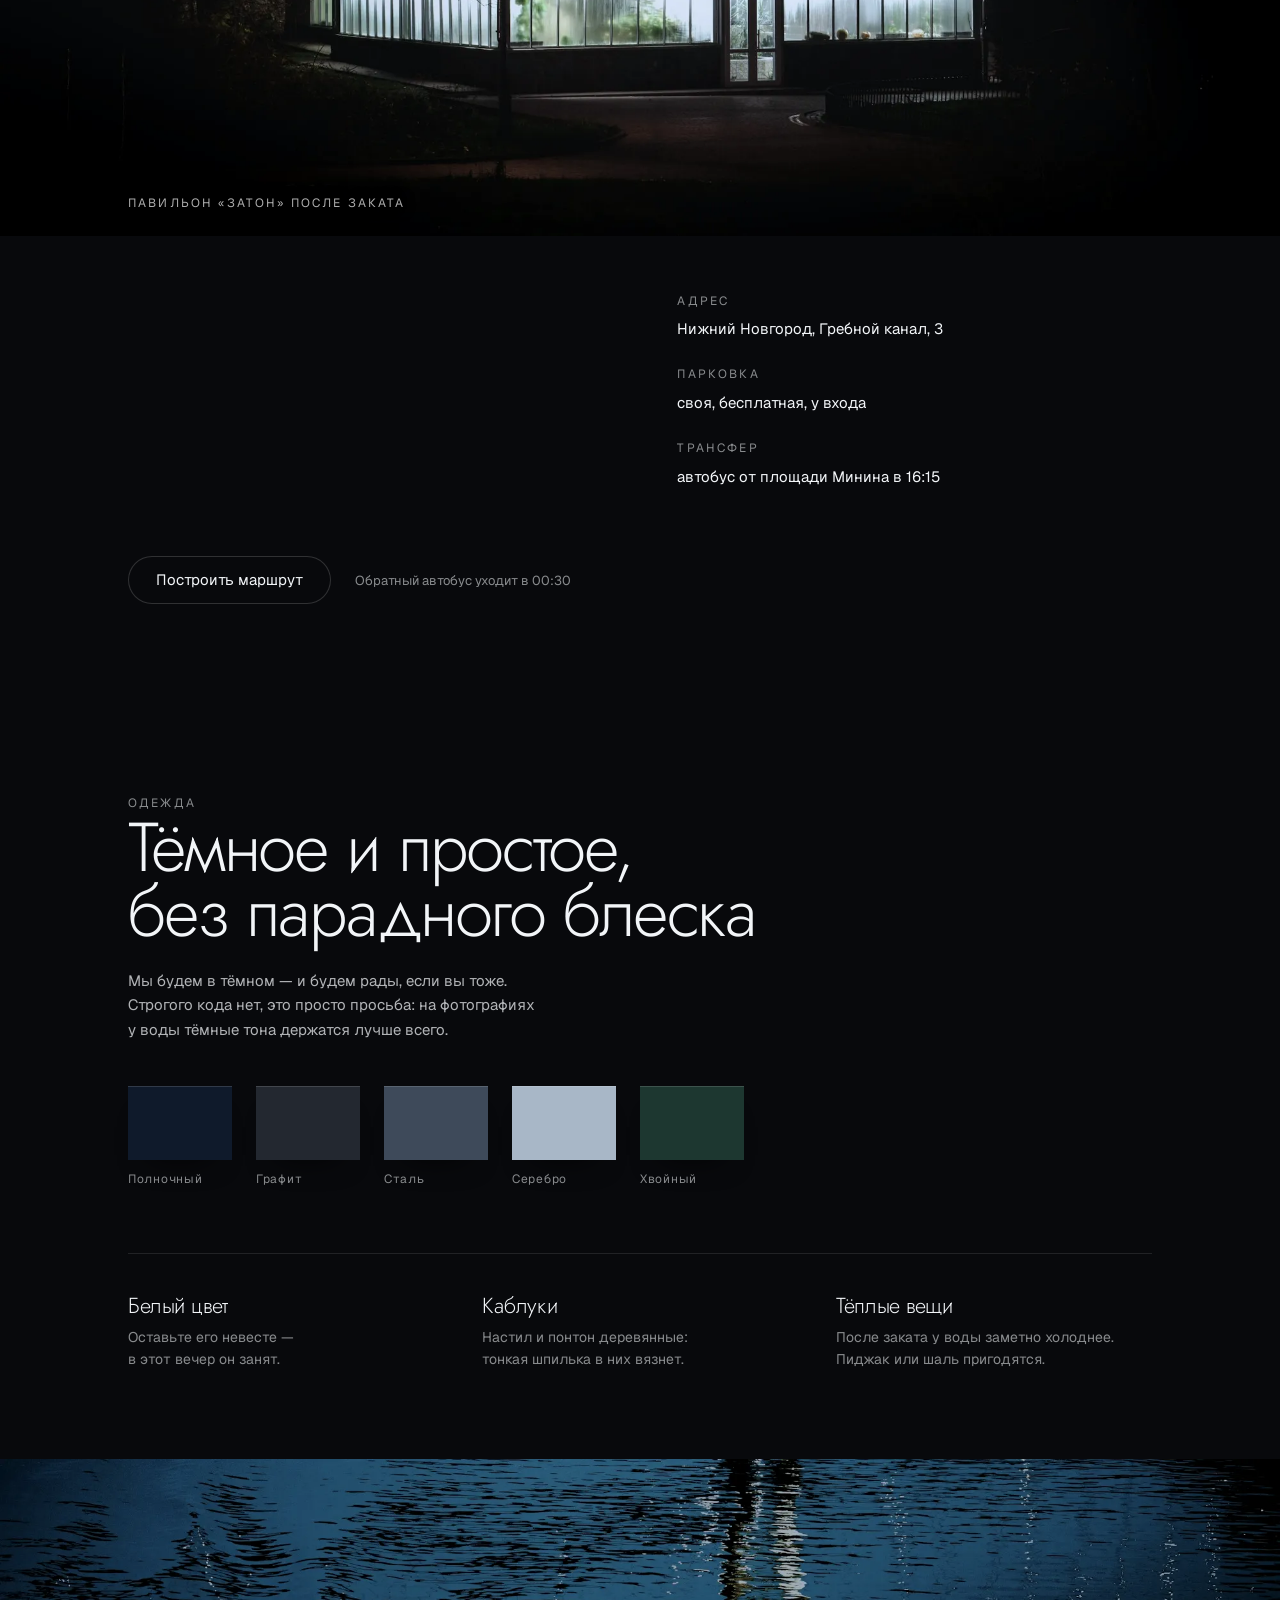
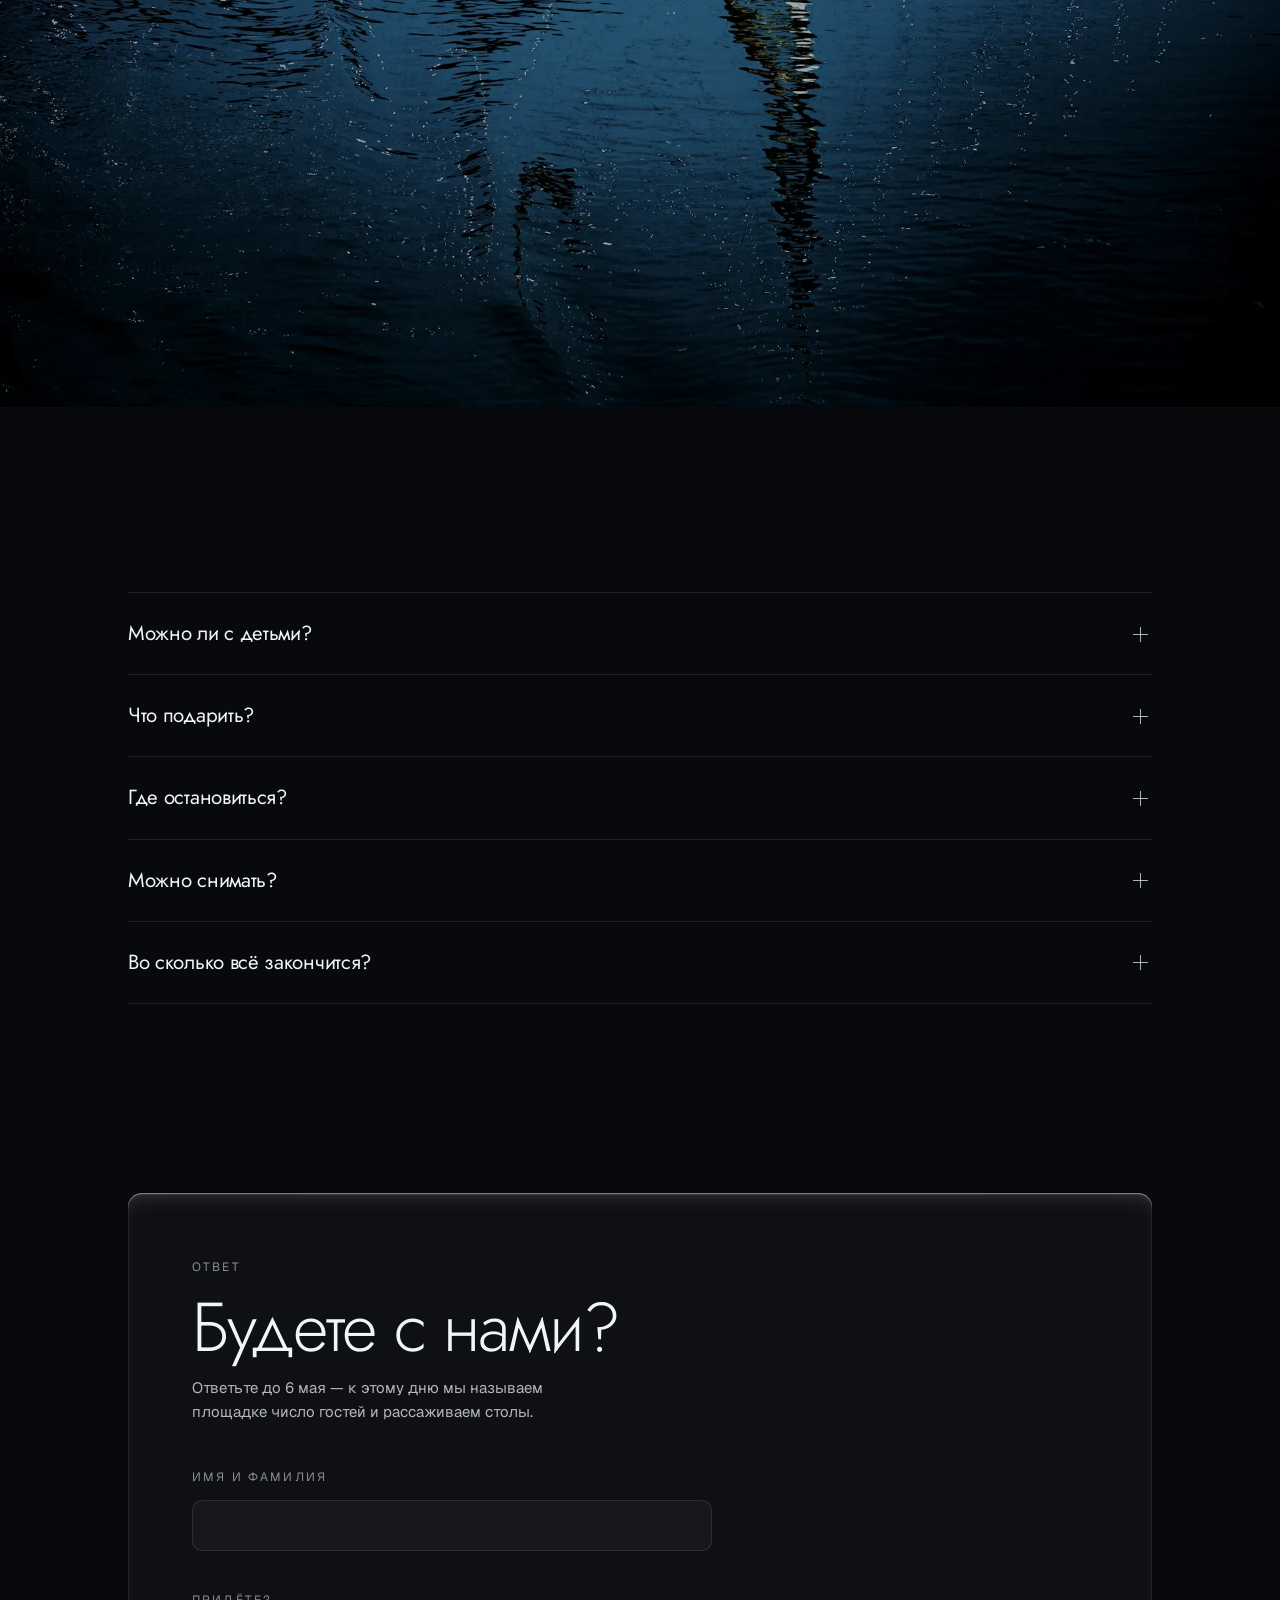
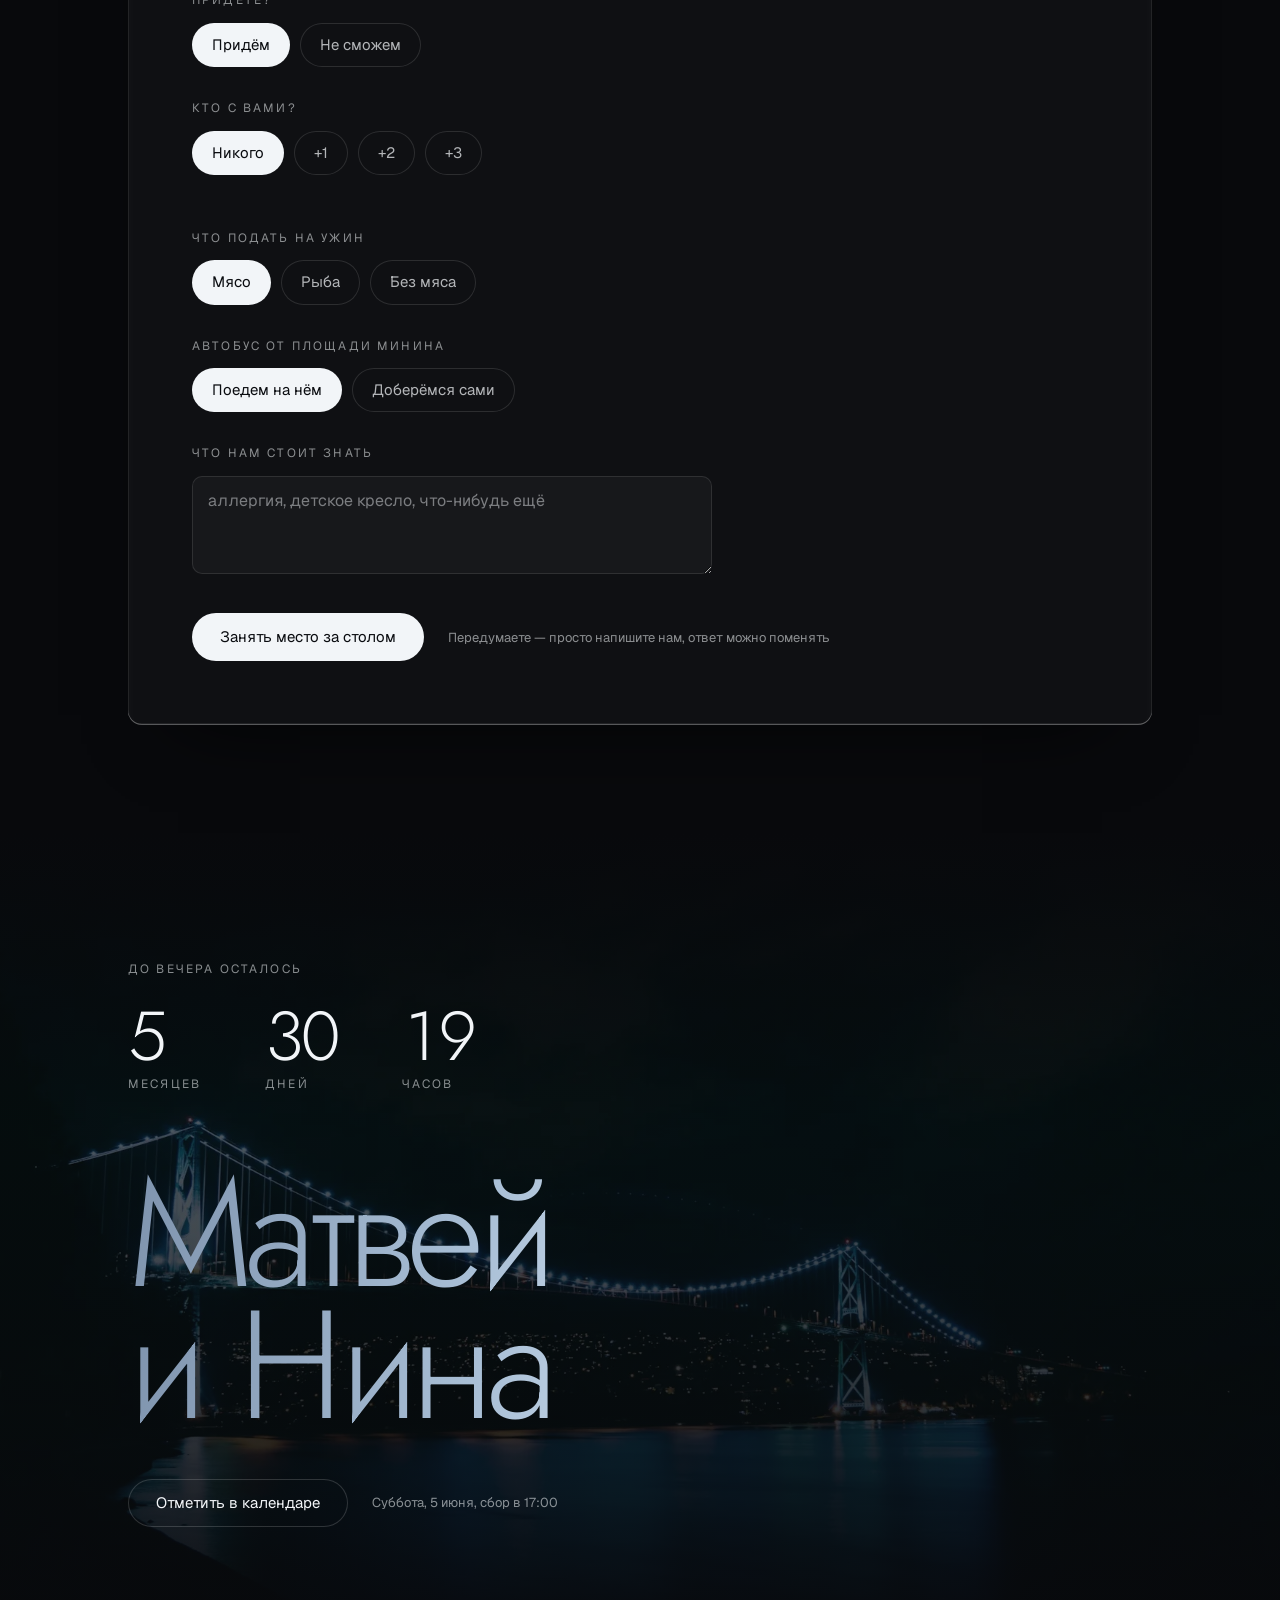
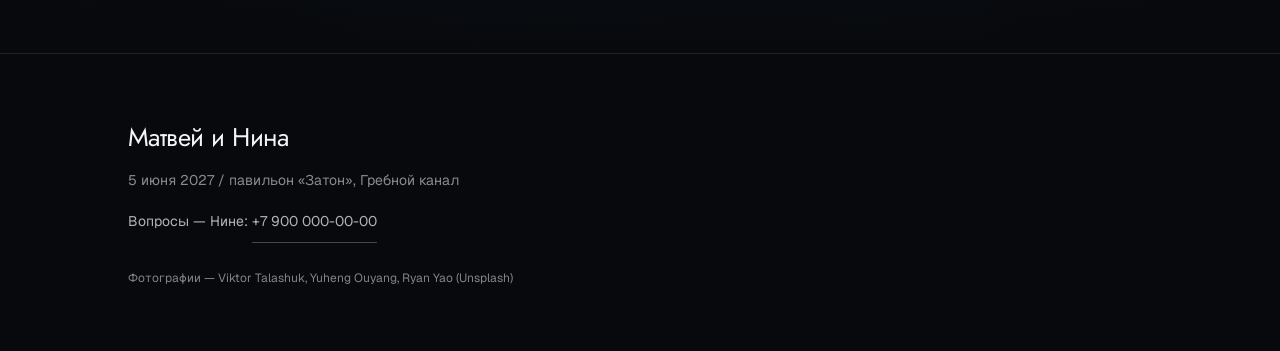
<file: aura/index.html>
<!DOCTYPE html>
<html lang="ru">
<head>
<meta charset="utf-8">
<meta name="viewport" content="width=device-width, initial-scale=1">
<title>Матвей и Нина — приглашение</title>
<meta name="description" content="Приглашение на свадьбу Матвея и Нины. Стеклянный павильон «Затон» на Гребном канале, Нижний Новгород.">
<meta name="theme-color" content="#08090C">
<link rel="preconnect" href="https://fonts.googleapis.com">
<link rel="preconnect" href="https://fonts.gstatic.com" crossorigin>
<link href="https://fonts.googleapis.com/css2?family=Jost:wght@300&family=Geist:wght@400&display=swap" rel="stylesheet">
<link rel="stylesheet" href="styles.css">
</head>
<body>

<!-- Фон: шёлк из видео. Источник ставится скриптом — на телефоне и при
     prefers-reduced-motion остаётся один постер. Под видео лежит градиент:
     если чужой CDN отвалится, экран не станет чёрным. -->
<div class="veil" aria-hidden="true">
  <video class="veil__v" id="bgv" muted loop playsinline preload="none" poster="assets/poster.webp"></video>
  <div class="veil__fade"></div>
</div>

<!-- Направляющие: по ним же стоят левые края всех заголовков. -->
<div class="rails" aria-hidden="true"><i></i><i></i></div>
<div class="grain" aria-hidden="true"></div>

<!-- ══ 1. Обложка ═══════════════════════════════════════════════════ -->
<header class="cover" id="top">
  <div class="wrap cover__in">

    <p class="cover__titles rise" style="--d:200ms">
      <span data-en="Invitation">Приглашение</span>
      <span data-en="Nizhny Novgorod">Нижний Новгород</span>
    </p>

    <div class="cover__bottom">
      <h1 class="names rise" style="--d:420ms">
        <span class="names__l shine">Матвей</span>
        <span class="names__l shine">и&nbsp;Нина</span>
      </h1>

      <p class="cover__meta rise" style="--d:560ms">
        <b data-dt="dow-day"></b>
        <span data-en="Zaton glass pavilion / Grebnoy Canal">стеклянный павильон «Затон» / Гребной канал</span>
      </p>

      <div class="cover__act rise" style="--d:700ms">
        <a class="btn btn--fill" href="#answer">
          <span class="btn__fill" aria-hidden="true"></span>
          <span class="btn__label" data-en="Reply to the invitation">Ответить на приглашение</span>
        </a>
        <span class="hint" data-en="One minute, three questions">Одна минута, три вопроса</span>
      </div>
    </div>

  </div>
</header>

<main>
  <!-- ══ 2. Полоса-курс ═════════════════════════════════════════════
       Липкая, но БЕЗ backdrop-filter: под ней едет контент, и блюр
       пересчитывался бы каждый кадр прокрутки. Фон сплошной. -->
  <div class="course">
    <div class="wrap course__in">
      <a class="course__mark" href="#top" data-en="Matvey and Nina">Матвей и&nbsp;Нина</a>
      <p class="course__date"><span data-dt="day-year"></span></p>
      <nav class="course__nav">
        <a href="#hours" data-en="Programme">Программа</a>
        <a href="#place" data-en="Venue">Место</a>
        <a href="#dress" data-en="Dress">Одежда</a>
        <a class="course__ans" href="#answer" data-en="Reply">Ответить</a>
        <button class="course__lang" type="button" id="lang" lang="en">EN</button>
      </nav>
    </div>
  </div>

  <!-- ══ 3. Приглашение ═════════════════════════════════════════════ -->
  <section class="invite" id="invite">
    <div class="wrap">
      <article class="glass invite__card rise">
        <span class="sheen" aria-hidden="true"></span>

        <p class="lab" data-en="Invitation">Приглашение</p>
        <h2 class="invite__h rise rise--blur" style="--d:80ms" data-en="We are getting married<br>and we want you there">Мы женимся<br>и&nbsp;зовём вас</h2>

        <p class="invite__lead rise" style="--d:180ms" data-en="Five years ago we met on this embankment, two hundred steps from the pavilion where we will say yes. Come: without you it is just a dinner with a good view.">
          Пять лет назад мы&nbsp;познакомились на&nbsp;этой набережной, в&nbsp;двухстах
          шагах от&nbsp;павильона, где скажем «да». Приезжайте: без&nbsp;вас это будет
          просто ужин с&nbsp;хорошим видом.
        </p>

        <p class="invite__sign rise" style="--d:260ms" data-en="Matvey and Nina">Матвей и&nbsp;Нина</p>

        <dl class="invite__facts rise" style="--d:340ms">
          <div>
            <dt data-en="When">Когда</dt>
            <dd data-en="<span data-dt=&quot;dow-day&quot;></span>, arrival at 17:00"><span data-dt="dow-day"></span>, сбор в&nbsp;17:00</dd>
          </div>
          <div>
            <dt data-en="Where">Где</dt>
            <dd data-en="Zaton pavilion, Grebnoy Canal">павильон «Затон», Гребной канал</dd>
          </div>
          <div>
            <dt data-en="Reply by">Ответ</dt>
            <dd data-en="<span data-dt=&quot;deadline&quot;></span>">ждём до&nbsp;<span data-dt="deadline"></span></dd>
          </div>
        </dl>
      </article>
    </div>
  </section>

  <!-- ══ 4. Хроника вечера ══════════════════════════════════════════ -->
  <section class="hours" id="hours">
    <div class="wrap">
      <p class="lab rise" data-en="How the evening goes">Как пройдёт вечер</p>
      <h2 class="hours__h rise rise--blur" style="--d:80ms" data-en="From the first glass<br>to the lights on the water">От&nbsp;первого бокала<br>до&nbsp;огней на&nbsp;воде</h2>

      <ol class="hours__line">
        <li class="hour rise" style="--d:120ms">
          <b>17:00</b>
          <h3 data-en="Arrival">Сбор</h3>
          <p data-en="The terrace, cold sparkling wine, the canal. Twenty minutes late is fine.">Терраса, игристое, вид на&nbsp;канал. Опоздать на&nbsp;двадцать минут — нормально.</p>
        </li>
        <li class="hour rise" style="--d:180ms">
          <b>17:30</b>
          <h3 data-en="Ceremony">Церемония</h3>
          <p data-en="Right by the water, under open sky. Twenty minutes, then the party.">У&nbsp;самой воды, под&nbsp;открытым небом. Двадцать минут — и&nbsp;дальше праздник.</p>
        </li>
        <li class="hour rise" style="--d:240ms">
          <b>19:00</b>
          <h3 data-en="Dinner">Ужин</h3>
          <p data-en="Long, in several courses, with toasts and room to talk.">Долгий, в&nbsp;несколько подач, с&nbsp;тостами и&nbsp;паузами на&nbsp;поговорить.</p>
        </li>
        <li class="hour rise" style="--d:300ms">
          <b>21:00</b>
          <h3 data-en="Dancing">Танцы</h3>
          <p data-en="A live set, then a DJ. By this hour the glass turns into a mirror.">Живой сет, потом диджей. Стекло павильона к&nbsp;ночи становится зеркалом.</p>
        </li>
        <li class="hour rise" style="--d:360ms">
          <b>23:30</b>
          <h3 data-en="Lights">Огни</h3>
          <p data-en="We walk out to the pontoon and watch the river. The end of the evening.">Выходим на&nbsp;понтон, смотрим на&nbsp;реку и&nbsp;огни моста. Финал вечера.</p>
        </li>
      </ol>
    </div>
  </section>

  <!-- ══ 5. Место ═══════════════════════════════════════════════════ -->
  <section class="place" id="place">
    <div class="wrap">
      <p class="lab rise" data-en="Venue">Место</p>
      <h2 class="rise rise--blur" style="--d:80ms" data-en="A glass pavilion<br>on the Grebnoy Canal">Стеклянный павильон<br>на&nbsp;Гребном канале</h2>
    </div>

    <!-- Фото во всю ширину окна, впритык к краям: кадр в скруглённой
         рамке посреди страницы — первый признак шаблона. -->
    <figure class="shot rise" style="--d:140ms">
      <img src="assets/venue.webp"
           srcset="assets/venue-sm.webp 1000w, assets/venue.webp 2000w"
           sizes="100vw"
           width="2000" height="1125" loading="lazy" decoding="async"
           alt="Стеклянный павильон вечером: свет изнутри, тёмный сад вокруг">
      <figcaption data-en="Zaton pavilion after sunset">Павильон «Затон» после заката</figcaption>
    </figure>

    <div class="wrap place__grid">
      <p class="place__lead rise" data-en="A turn off the embankment, a barrier and parking by the water. Twenty minutes from the centre, and the only house on the whole bank: there are no neighbours to be bothered by music.">
        Съезд с&nbsp;набережной, шлагбаум и&nbsp;парковка у&nbsp;самой воды. От&nbsp;центра —
        двадцать минут на&nbsp;машине, и&nbsp;это единственный дом на&nbsp;всём берегу:
        соседей, которым мешает музыка, здесь нет.
      </p>

      <dl class="place__facts rise" style="--d:80ms">
        <div><dt data-en="Address">Адрес</dt><dd data-en="Grebnoy Canal 3, Nizhny Novgorod">Нижний Новгород, Гребной канал, 3</dd></div>
        <div><dt data-en="Parking">Парковка</dt><dd data-en="free, right at the entrance">своя, бесплатная, у&nbsp;входа</dd></div>
        <div><dt data-en="Shuttle">Трансфер</dt><dd data-en="bus from Minin Square at 16:15">автобус от&nbsp;площади Минина в&nbsp;16:15</dd></div>
      </dl>

      <div class="place__act rise" style="--d:140ms">
        <a class="btn btn--ghost" href="https://yandex.ru/maps/47/nizhny-novgorod/" target="_blank" rel="noopener">
          <span class="btn__fill" aria-hidden="true"></span>
          <span class="btn__label" data-en="Open the route">Построить маршрут</span>
        </a>
        <span class="hint" data-en="The bus back leaves at 00:30">Обратный автобус уходит в&nbsp;00:30</span>
      </div>
    </div>
  </section>

  <!-- ══ 6. Вечер и одежда ══════════════════════════════════════════ -->
  <section class="dress" id="dress">
    <div class="wrap">
      <p class="lab rise" data-en="Dress">Одежда</p>
      <h2 class="rise rise--blur" style="--d:80ms" data-en="Dark and simple,<br>nothing too formal">Тёмное и&nbsp;простое,<br>без парадного блеска</h2>

      <p class="dress__lead rise" style="--d:140ms" data-en="We will be in dark colours and would love it if you were too. There is no strict code — it is a request: dark tones hold best in photographs by the water.">
        Мы будем в&nbsp;тёмном — и&nbsp;будем рады, если вы&nbsp;тоже. Строгого кода нет,
        это просто просьба: на&nbsp;фотографиях у&nbsp;воды тёмные тона держатся лучше всего.
      </p>

      <ul class="palette rise" style="--d:200ms">
        <li><i style="background:#0F1A2B"></i><span data-en="Midnight">Полночный</span></li>
        <li><i style="background:#232830"></i><span data-en="Graphite">Графит</span></li>
        <li><i style="background:#3E4A5A"></i><span data-en="Steel">Сталь</span></li>
        <li><i style="background:#A8B7C7"></i><span data-en="Silver">Серебро</span></li>
        <li><i style="background:#1D3730"></i><span data-en="Pine">Хвойный</span></li>
      </ul>

      <div class="asks">
        <div class="ask rise" style="--d:60ms">
          <h3 data-en="White">Белый цвет</h3>
          <p data-en="Leave it to the bride — it is taken that evening.">Оставьте его невесте — в&nbsp;этот вечер он&nbsp;занят.</p>
        </div>
        <div class="ask rise" style="--d:120ms">
          <h3 data-en="Heels">Каблуки</h3>
          <p data-en="The deck and the pontoon are wooden: thin heels sink into them.">Настил и&nbsp;понтон деревянные: тонкая шпилька в&nbsp;них вязнет.</p>
        </div>
        <div class="ask rise" style="--d:180ms">
          <h3 data-en="Something warm">Тёплые вещи</h3>
          <p data-en="It gets noticeably colder by the water after sunset. A jacket or a shawl helps.">После заката у&nbsp;воды заметно холоднее. Пиджак или шаль пригодятся.</p>
        </div>
      </div>
    </div>

    <figure class="shot shot--flat rise">
      <img src="assets/water.webp"
           srcset="assets/water-sm.webp 1000w, assets/water.webp 2000w"
           sizes="100vw"
           width="2000" height="857" loading="lazy" decoding="async"
           alt="Тёмная вода канала с отражением огней">
    </figure>

    <div class="wrap">
      <h2 class="faq__h rise" data-en="Short answers">Короткие ответы</h2>
      <div class="faq rise" style="--d:80ms">
        <details>
          <summary data-en="Can we bring children?">Можно&nbsp;ли с&nbsp;детьми?</summary>
          <p data-en="Yes. A nanny works from seven, and the kids table stands next to ours.">Да. С&nbsp;семи вечера работает няня, детский стол стоит рядом с&nbsp;общим.</p>
        </details>
        <details>
          <summary data-en="What about gifts?">Что подарить?</summary>
          <p data-en="Nothing is needed. If you insist — an envelope: we are saving for a house.">Ничего не&nbsp;нужно. Если очень хочется — конверт: мы&nbsp;копим на&nbsp;дом.</p>
        </details>
        <details>
          <summary data-en="Where can we stay?">Где остановиться?</summary>
          <p data-en="Two hotels are ten minutes away; rooms are held under the word Zaton.">В&nbsp;десяти минутах два отеля, для гостей держим брони по&nbsp;слову «Затон».</p>
        </details>
        <details>
          <summary data-en="Can we take photos?">Можно снимать?</summary>
          <p data-en="Yes, but put the phones away during the ceremony — our photographer covers it.">Да, но&nbsp;во&nbsp;время церемонии уберите телефоны: эти двадцать минут снимает наш фотограф.</p>
        </details>
        <details>
          <summary data-en="When does it end?">Во&nbsp;сколько всё закончится?</summary>
          <p data-en="The bus leaves at 00:30. A taxi at the barrier takes about five minutes.">Автобус увозит в&nbsp;00:30. Такси у&nbsp;шлагбаума ловится за&nbsp;пять минут.</p>
        </details>
      </div>
    </div>
  </section>

  <!-- ══ 7. Ответ ═══════════════════════════════════════════════════ -->
  <section class="answer" id="answer">
    <div class="wrap">
      <div class="glass answer__card rise">
        <span class="sheen" aria-hidden="true"></span>

        <div class="answer__head">
          <p class="lab" data-en="Reply">Ответ</p>
          <h2 id="answer-h" data-en="Will you be there?">Будете с&nbsp;нами?</h2>
          <p class="answer__lead" data-en="Please reply by <span data-dt=&quot;deadline&quot;></span> — by that day we give the venue the final count and seat the tables.">
            Ответьте до&nbsp;<span data-dt="deadline"></span> — к&nbsp;этому дню
            мы&nbsp;называем площадке число гостей и&nbsp;рассаживаем столы.
          </p>
        </div>

        <form class="form" id="rsvp" novalidate>
          <div class="field">
            <label for="f-name" data-en="Full name">Имя и&nbsp;фамилия</label>
            <input id="f-name" name="name" type="text" autocomplete="name" required>
            <span class="err" data-for="name"></span>
          </div>

          <fieldset class="field">
            <legend data-en="Coming?">Придёте?</legend>
            <div class="choice">
              <label class="pick"><input type="radio" name="going" value="yes" checked><span data-en="We will">Придём</span></label>
              <label class="pick"><input type="radio" name="going" value="no"><span data-en="We cannot">Не&nbsp;сможем</span></label>
            </div>
          </fieldset>

          <fieldset class="field" id="wrap-guests">
            <legend data-en="Anyone with you?">Кто&nbsp;с вами?</legend>
            <div class="choice" id="guests-pick">
              <label class="pick"><input type="radio" name="guests" value="0" checked><span data-en="No one">Никого</span></label>
              <label class="pick"><input type="radio" name="guests" value="1"><span>+1</span></label>
              <label class="pick"><input type="radio" name="guests" value="2"><span>+2</span></label>
              <label class="pick"><input type="radio" name="guests" value="3"><span>+3</span></label>
            </div>
            <div class="companions" id="companions"></div>
            <span class="err" data-for="companions"></span>
          </fieldset>

          <fieldset class="field" id="wrap-food">
            <legend data-en="Dinner preference">Что подать на&nbsp;ужин</legend>
            <div class="choice">
              <label class="pick"><input type="radio" name="food" value="meat" checked><span data-en="Meat">Мясо</span></label>
              <label class="pick"><input type="radio" name="food" value="fish"><span data-en="Fish">Рыба</span></label>
              <label class="pick"><input type="radio" name="food" value="veg"><span data-en="No meat">Без&nbsp;мяса</span></label>
            </div>
          </fieldset>

          <fieldset class="field" id="wrap-bus">
            <legend data-en="Bus from Minin Square">Автобус от&nbsp;площади Минина</legend>
            <div class="choice">
              <label class="pick"><input type="radio" name="bus" value="yes" checked><span data-en="We will take it">Поедем на&nbsp;нём</span></label>
              <label class="pick"><input type="radio" name="bus" value="no"><span data-en="We will drive">Доберёмся сами</span></label>
            </div>
          </fieldset>

          <div class="field">
            <label for="f-note" data-en="Anything we should know">Что нам стоит знать</label>
            <textarea id="f-note" name="note" rows="3" placeholder="аллергия, детское кресло, что-нибудь ещё"></textarea>
          </div>

          <div class="form__send">
            <button class="btn btn--fill" type="submit" id="f-submit">
              <span class="btn__fill" aria-hidden="true"></span>
              <span class="btn__label" data-en="Save us a seat">Занять место за&nbsp;столом</span>
            </button>
            <span class="hint" data-en="Changed your mind? Just write to us, the answer can be updated">Передумаете — просто напишите нам, ответ можно поменять</span>
          </div>
        </form>

        <div class="thanks" id="thanks" hidden>
          <h2 id="thanks-h">Записали</h2>
          <p id="thanks-text"></p>
          <button class="link" type="button" id="again" data-en="Answer again">Ответить заново</button>
        </div>
      </div>
    </div>
  </section>

  <!-- ══ 8. Финал ═══════════════════════════════════════════════════ -->
  <section class="final" id="final">
    <img class="final__bg" src="assets/lights.webp"
         srcset="assets/lights-sm.webp 1000w, assets/lights.webp 2000w"
         sizes="100vw" width="2000" height="1125" loading="lazy" decoding="async" alt="">
    <div class="final__fade" aria-hidden="true"></div>

    <div class="wrap final__in">
      <p class="lab rise" data-en="Time until the evening">До&nbsp;вечера осталось</p>

      <ol class="count rise" style="--d:80ms" id="count">
        <li><b data-c="d">—</b><span>дней</span></li>
        <li><b data-c="h">—</b><span>часов</span></li>
        <li><b data-c="m">—</b><span>минут</span></li>
      </ol>

      <h2 class="final__names rise" style="--d:160ms">
        <span class="shine">Матвей</span>
        <span class="shine">и&nbsp;Нина</span>
      </h2>

      <div class="final__act rise" style="--d:240ms">
        <button class="btn btn--ghost" type="button" id="ics">
          <span class="btn__fill" aria-hidden="true"></span>
          <span class="btn__label" data-en="Add to calendar">Отметить в&nbsp;календаре</span>
        </button>
        <span class="hint" data-en="<span data-dt=&quot;dow-day&quot;></span>, arrival at 17:00"><span data-dt="dow-day"></span>, сбор в&nbsp;17:00</span>
      </div>
    </div>
  </section>
</main>

<footer class="foot">
  <div class="wrap foot__in">
    <p class="foot__names" data-en="Matvey and Nina">Матвей и&nbsp;Нина</p>
    <p class="foot__meta" data-en="<span data-dt=&quot;day-year&quot;></span> / Zaton pavilion, Grebnoy Canal"><span data-dt="day-year"></span> / павильон «Затон», Гребной канал</p>
    <p class="foot__call" data-en="Questions — call Nina: <a href=&quot;tel:+79000000000&quot;>+7 900 000-00-00</a>">Вопросы — Нине: <a href="tel:+79000000000">+7 900 000-00-00</a></p>
    <p class="foot__cred" data-en="Photographs — Viktor Talashuk, Yuheng Ouyang, Ryan Yao (Unsplash)">Фотографии — Viktor&nbsp;Talashuk, Yuheng&nbsp;Ouyang, Ryan&nbsp;Yao (Unsplash)</p>
  </div>
</footer>

<script src="script.js"></script>
</body>
</html>
</file>
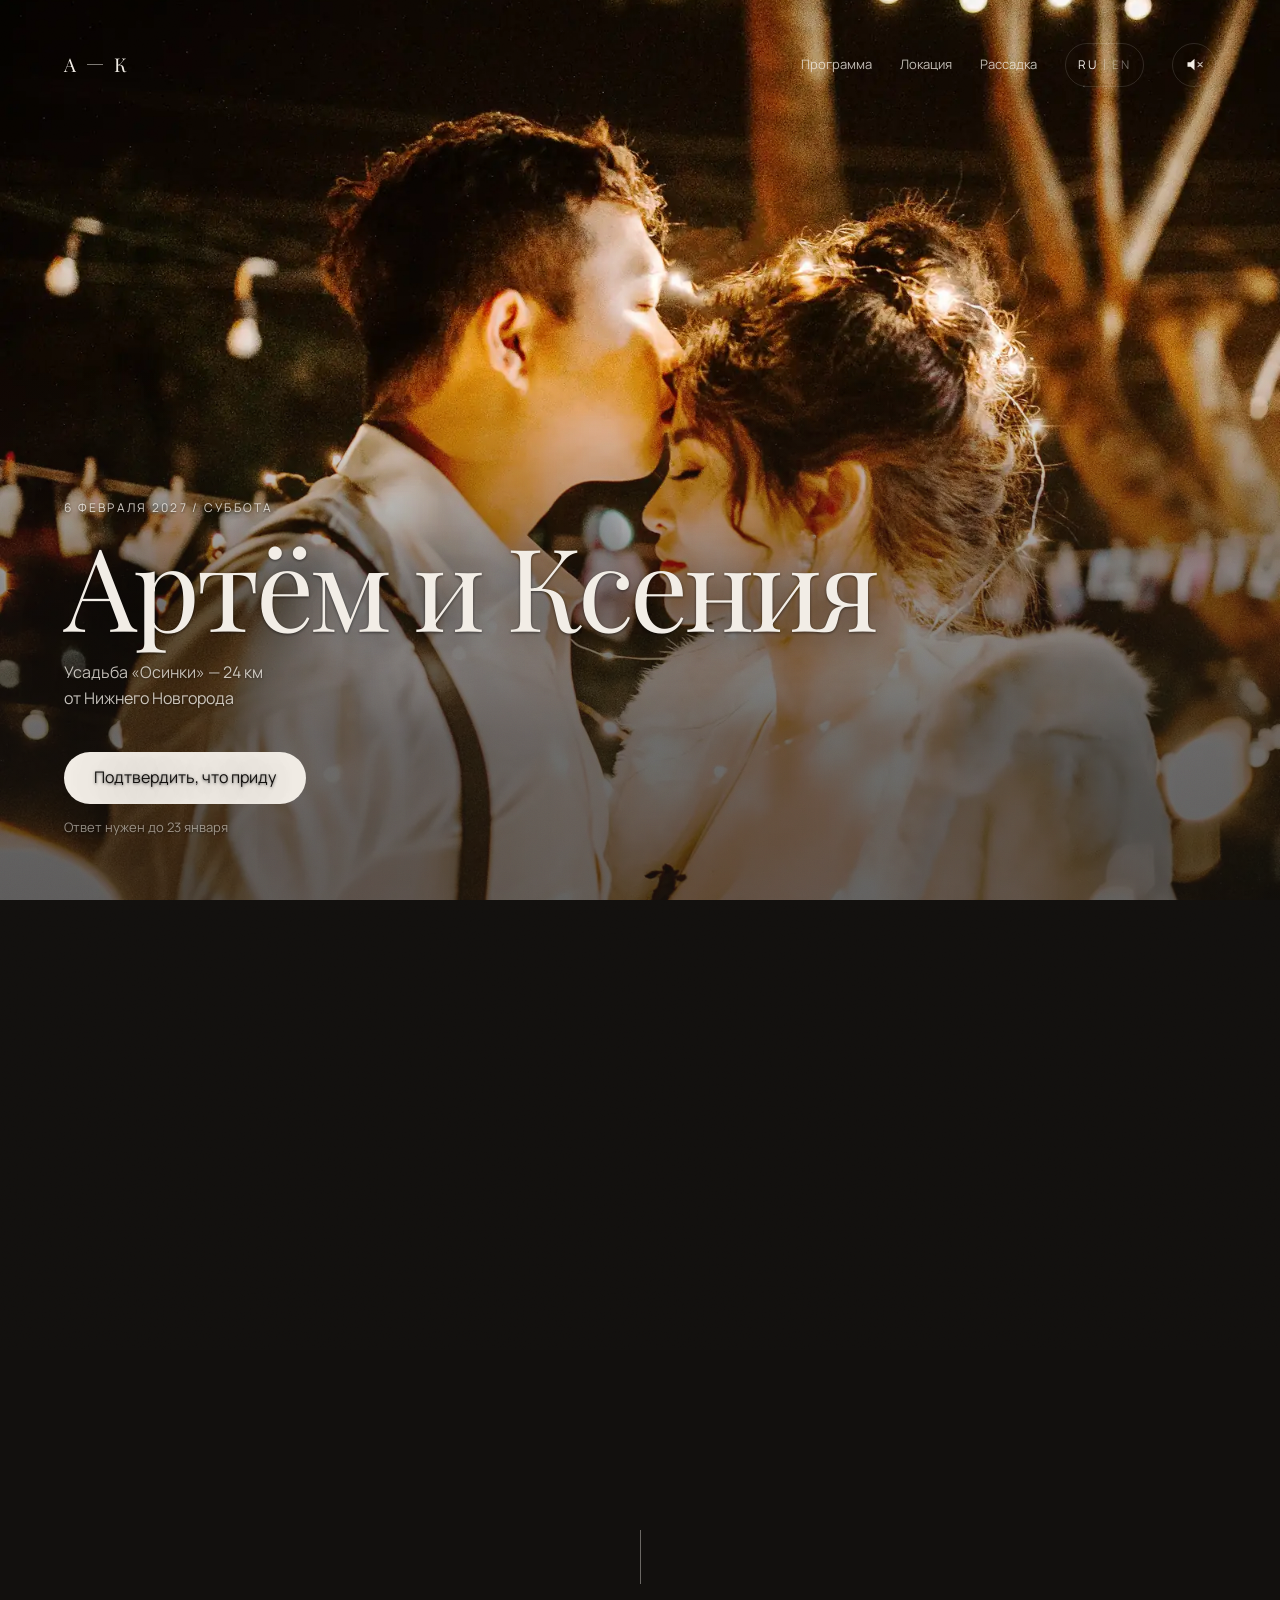
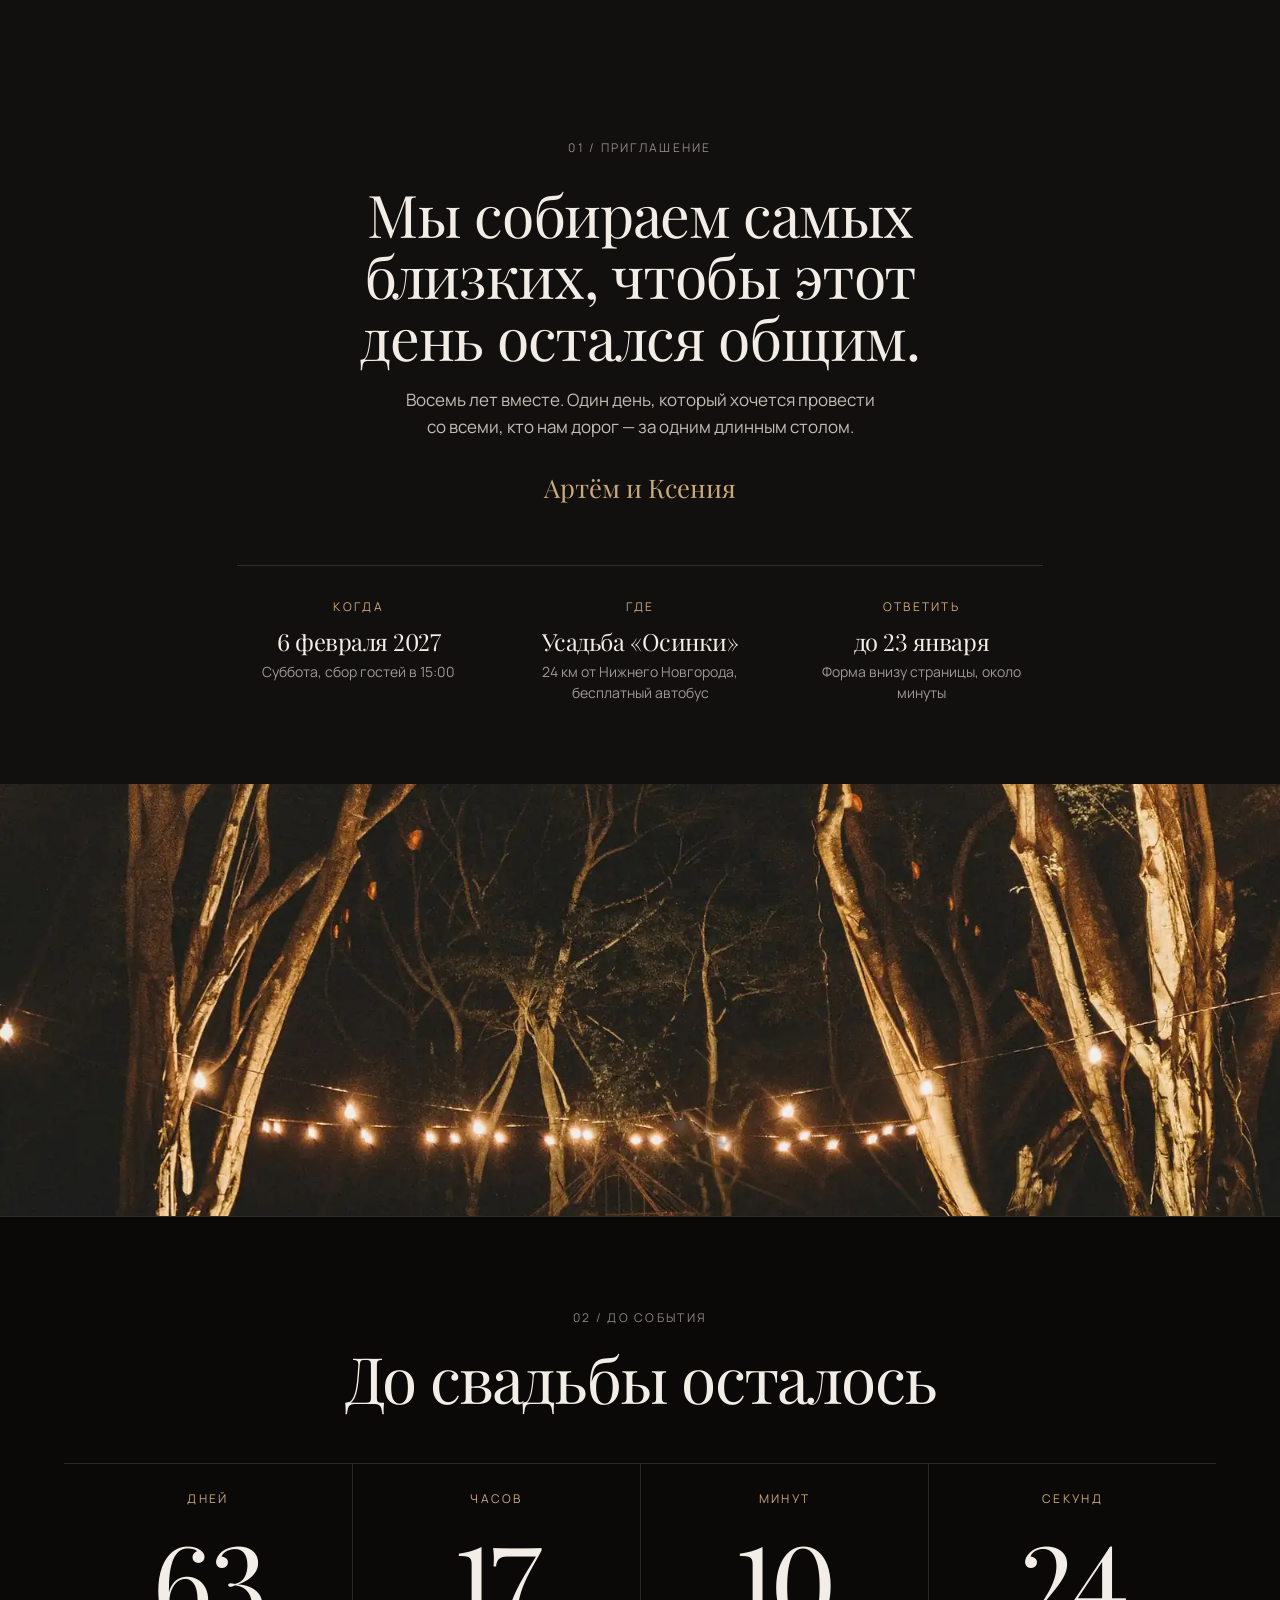
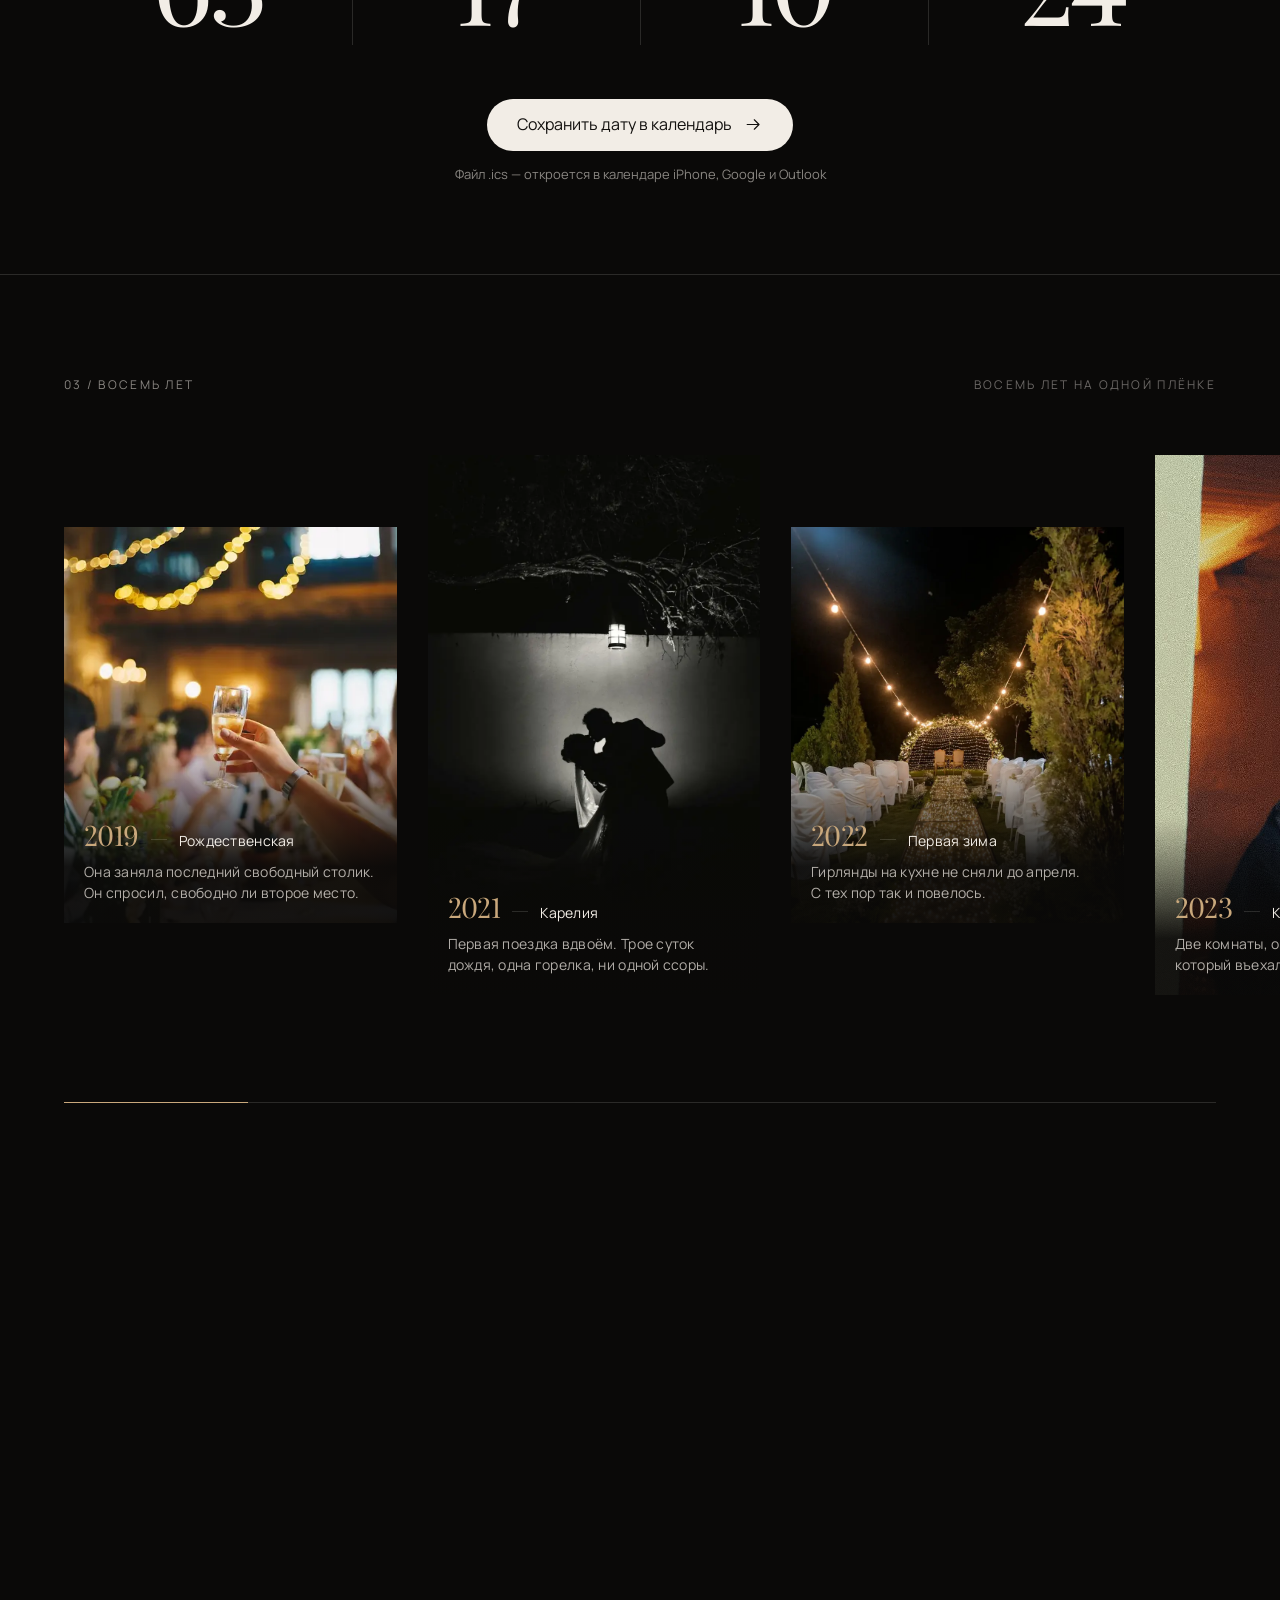
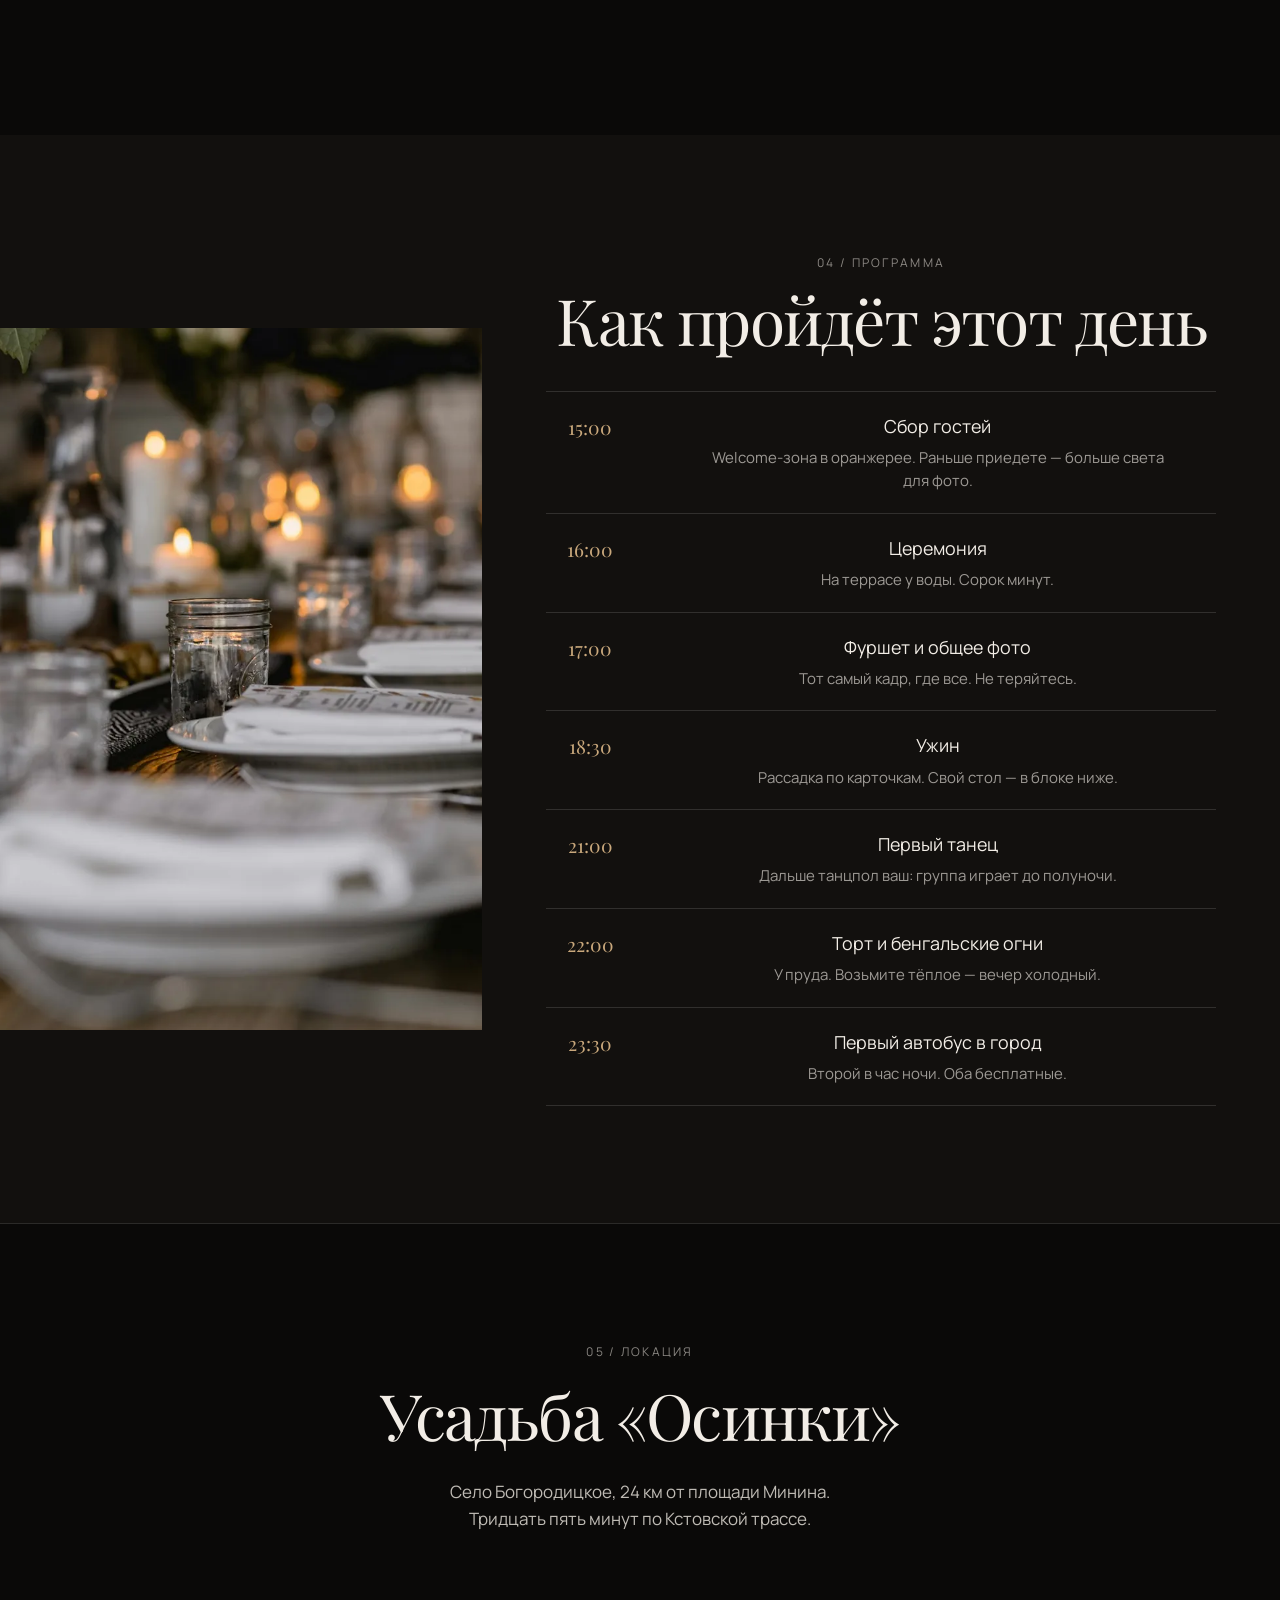
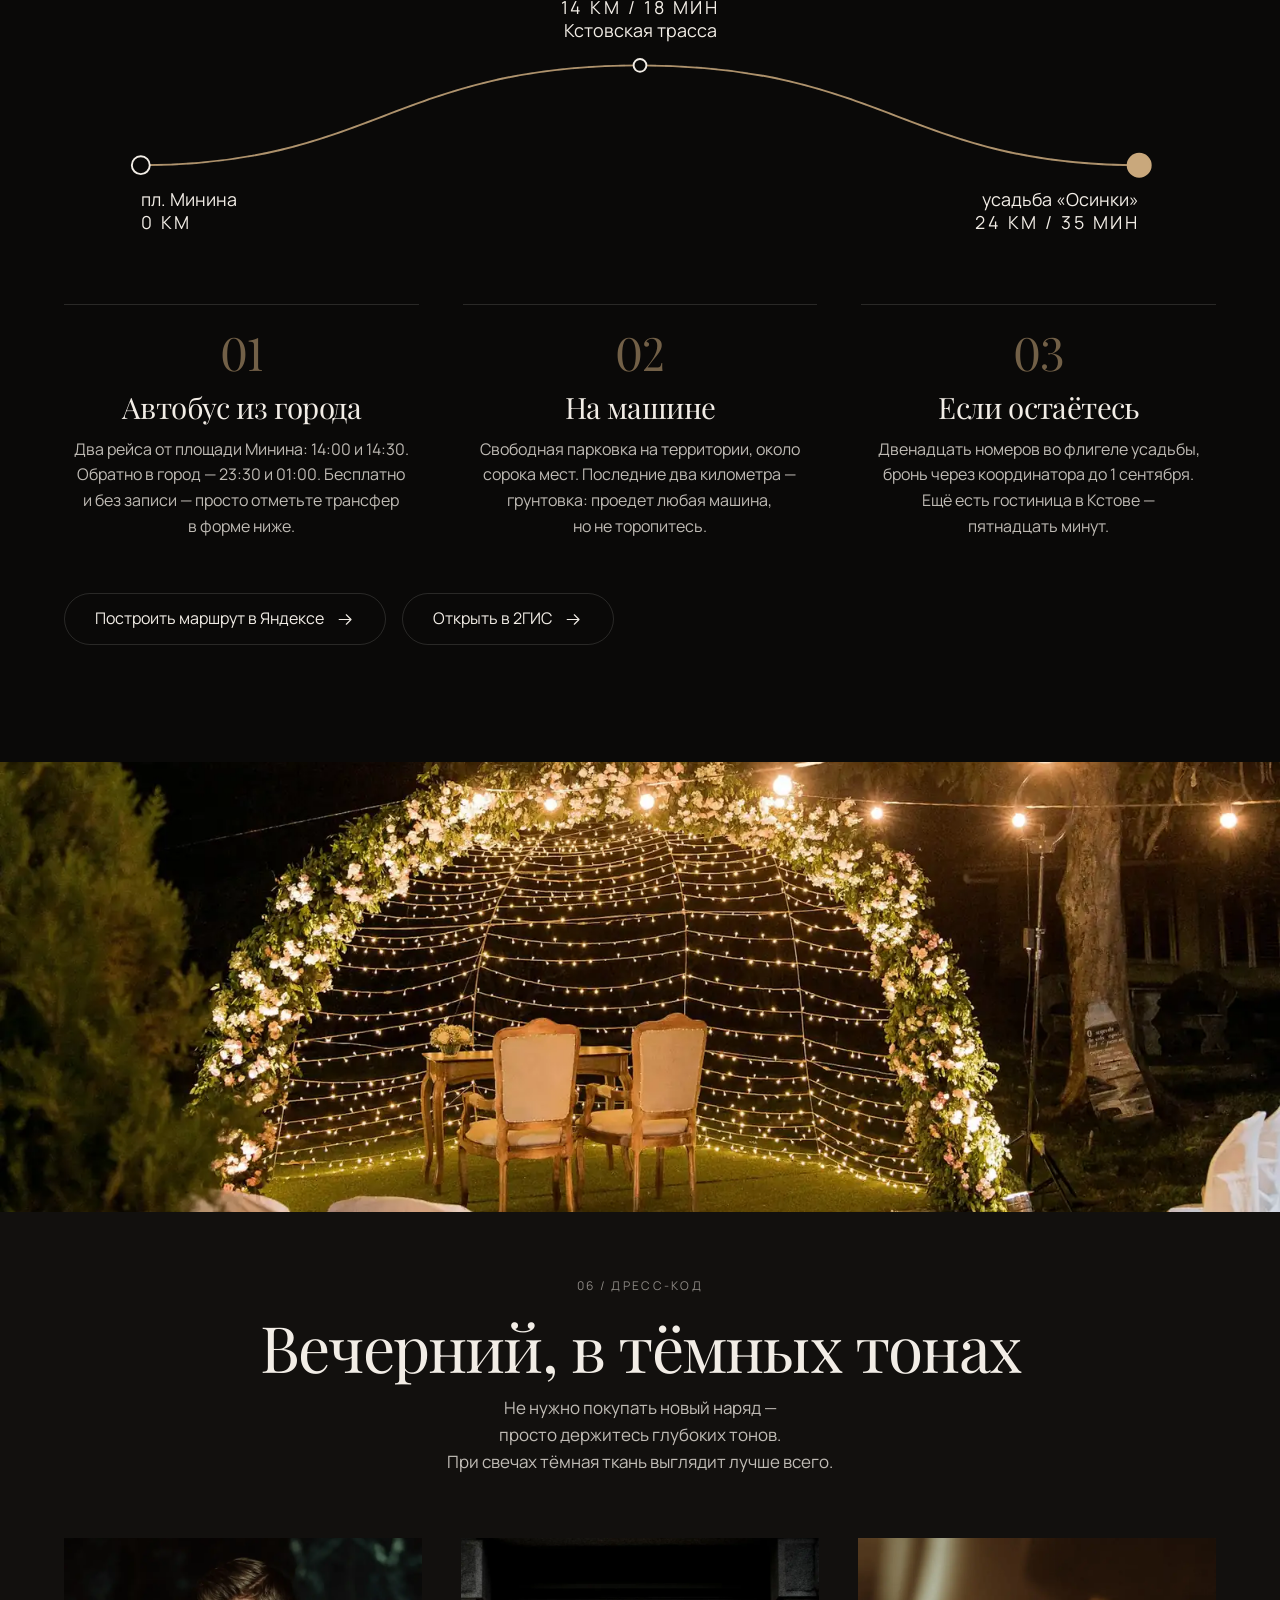
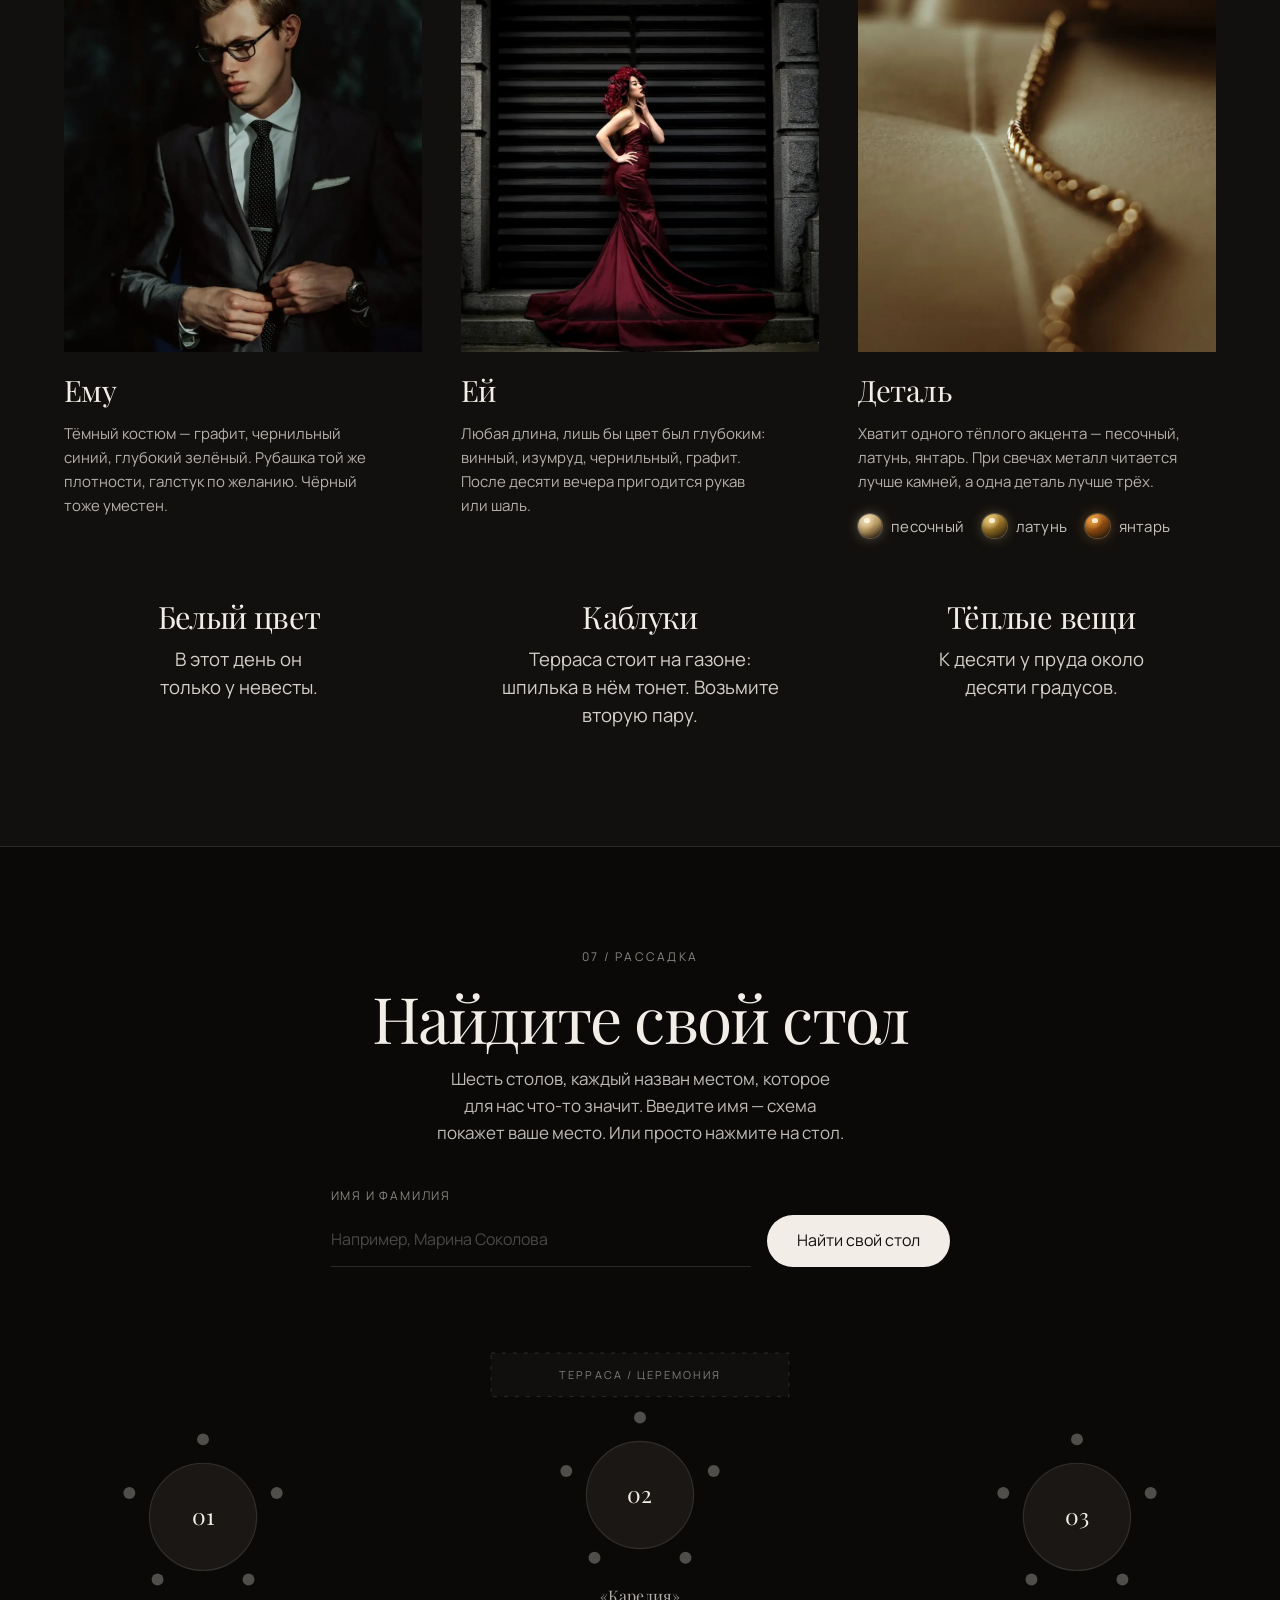
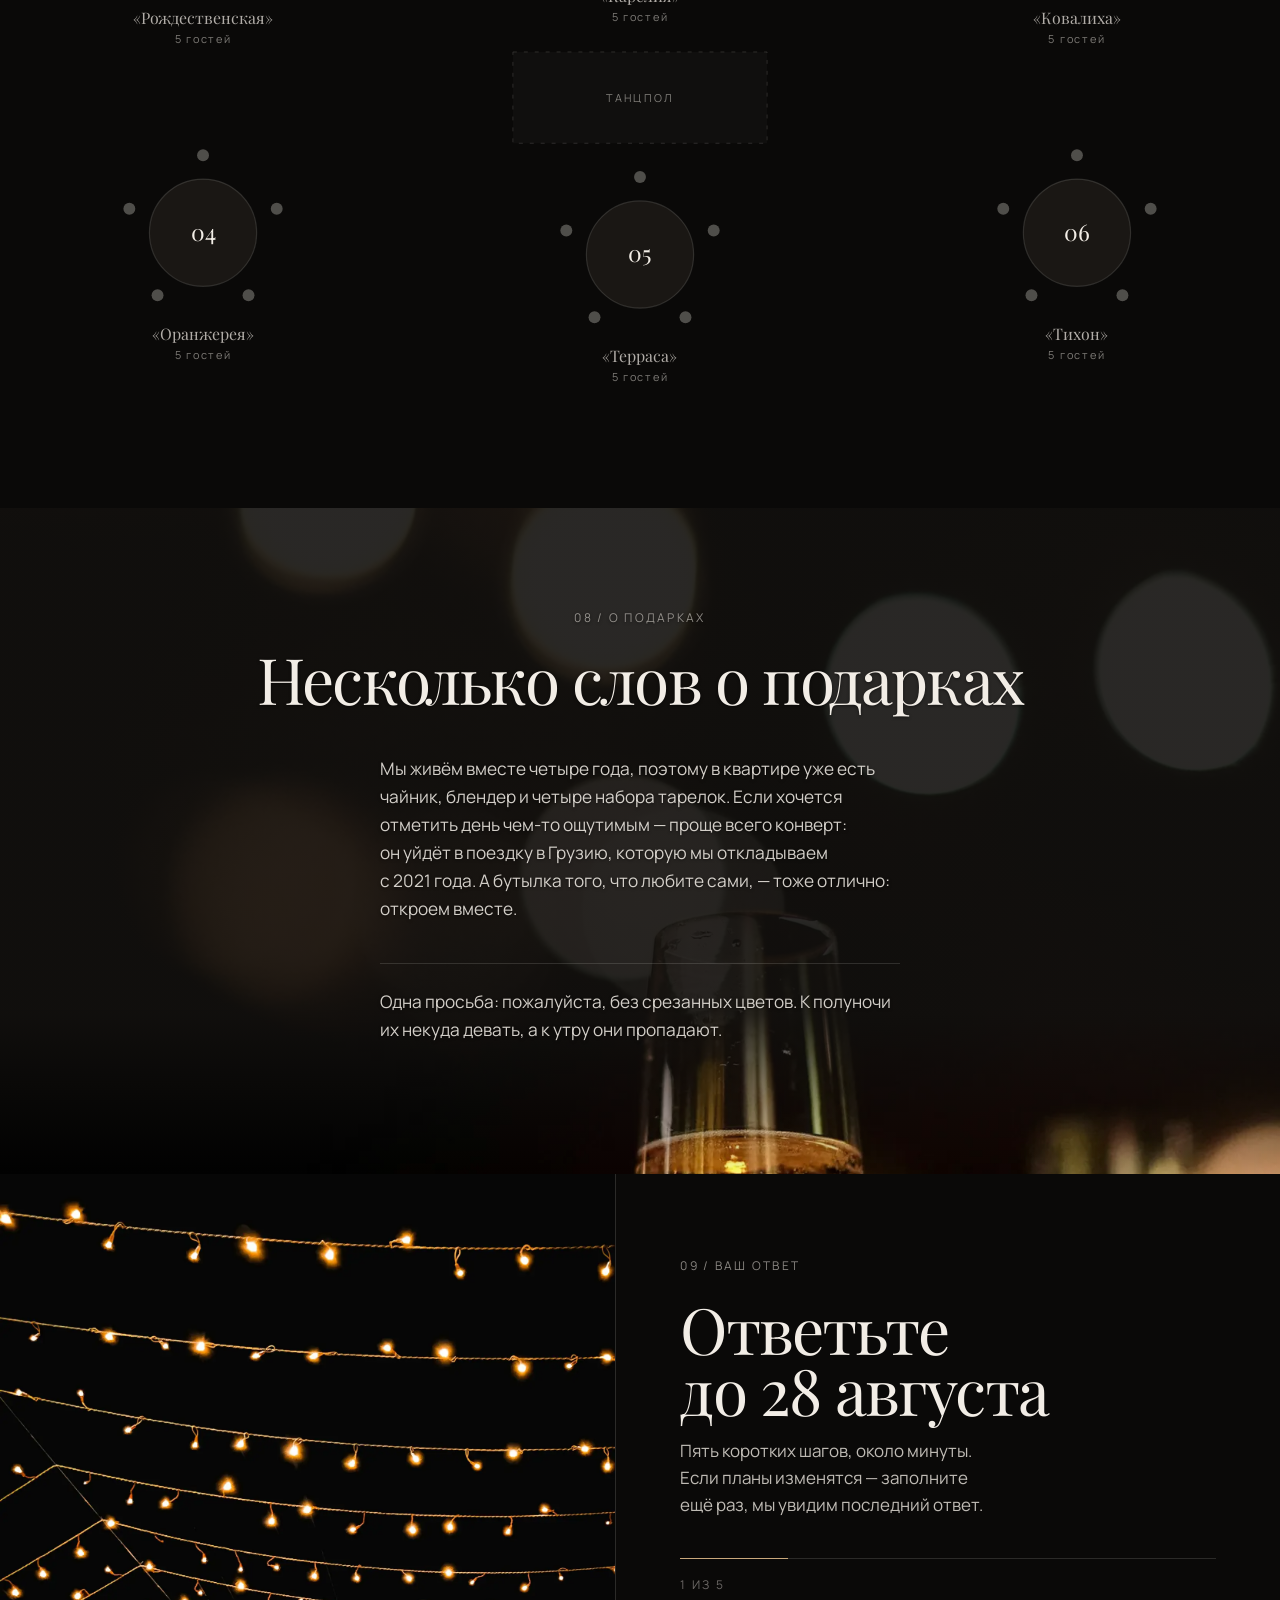
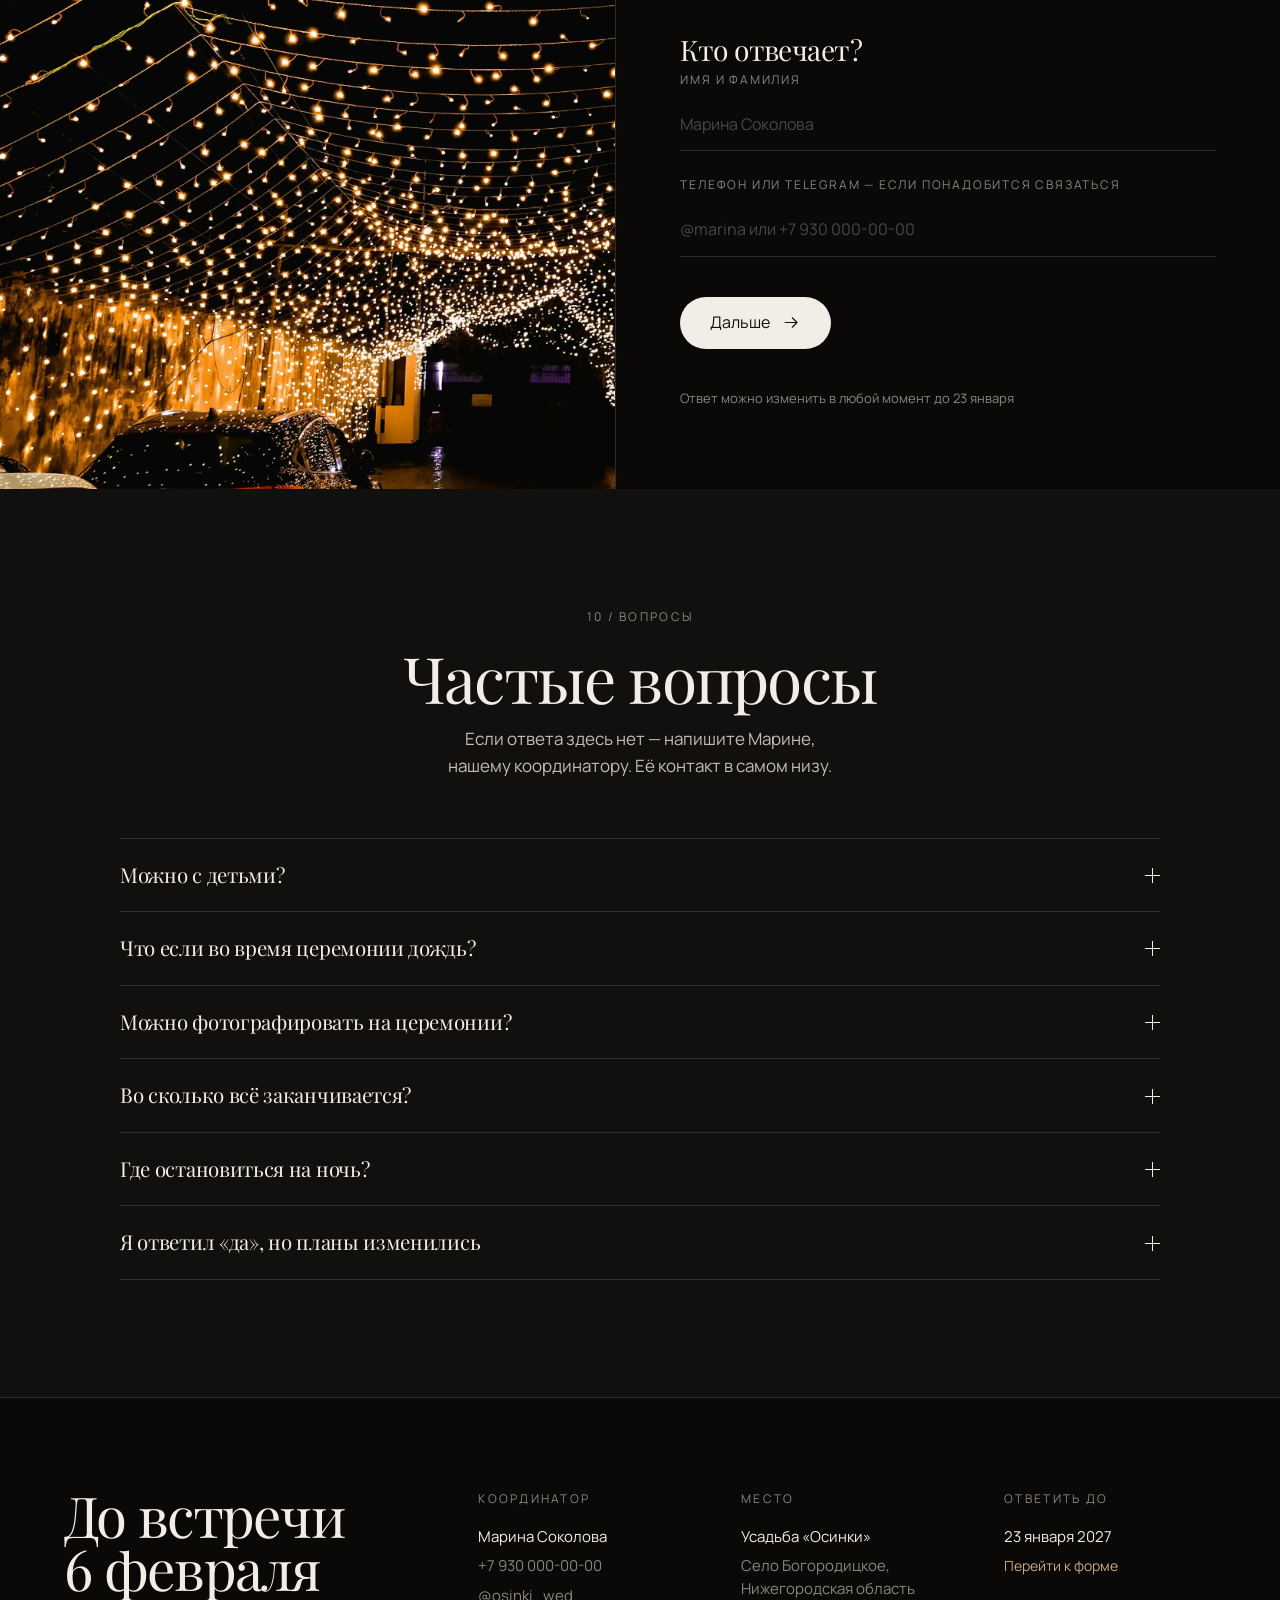
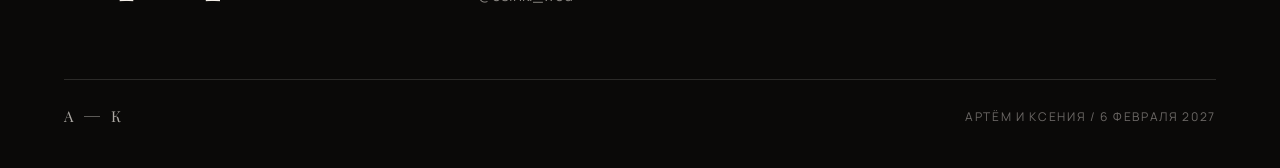
<file: complex/index.html>
<!doctype html>
<html lang="ru">
<head>
<meta charset="utf-8">
<meta name="viewport" content="width=device-width, initial-scale=1, viewport-fit=cover">
<title>Артём и Ксения — 11 сентября 2027</title>
<meta name="description" content="Приглашение на свадьбу Артёма и Ксении. 11 сентября 2027, усадьба «Осинки» под Нижним Новгородом.">
<meta name="theme-color" content="#12100E">
<link rel="preconnect" href="https://fonts.googleapis.com">
<link rel="preconnect" href="https://fonts.gstatic.com" crossorigin>
<link href="https://fonts.googleapis.com/css2?family=Playfair+Display:wght@400;500&family=Manrope:wght@400&display=swap" rel="stylesheet">
<link rel="stylesheet" href="styles.css">
</head>
<body>

<div class="grain" aria-hidden="true"></div>

<a class="skip" href="#rsvp" data-en="Skip to the reply form">Перейти к форме ответа</a>

<!-- ======================= 01 HERO ======================= -->
<header class="hero" id="top">
  <div class="hero__media">
    <img decoding="async" src="assets/hero.webp" srcset="assets/hero-900.webp 900w, assets/hero.webp 1600w" sizes="100vw" width="1600" height="2400" alt="Артём и Ксения вечером под гирляндами" fetchpriority="high">
    <div class="hero__veil"></div>
  </div>

  <div class="hero__bar">
    <a class="mono" href="#top" aria-label="Артём и Ксения">
      <span data-en="A">А</span><i></i><span data-en="K">К</span>
    </a>
    <nav class="hero__nav">
      <a href="#program" data-en="Schedule">Программа</a>
      <a href="#venue" data-en="Venue">Локация</a>
      <a href="#seating" data-en="Seating">Рассадка</a>
      <button class="lang" type="button" id="lang" aria-label="Switch language">
        <span class="lang__on">RU</span><i></i><span class="lang__off">EN</span>
      </button>
      <button class="sound" type="button" id="sound" aria-pressed="false" aria-label="Включить фоновую музыку">
        <svg viewBox="0 0 24 24" aria-hidden="true" class="sound__ico">
          <path class="sound__spk" d="M4 9.5h3.6L12 5.4v13.2L7.6 14.5H4z"/>
          <path class="sound__w1" d="M15.4 9.4a3.6 3.6 0 0 1 0 5.2"/>
          <path class="sound__w2" d="M17.9 6.8a7.2 7.2 0 0 1 0 10.4"/>
          <path class="sound__x" d="M16 9.6l4.8 4.8M20.8 9.6L16 14.4"/>
        </svg>
      </button>
    </nav>
  </div>

  <div class="hero__content">
    <p class="label rise" style="--d:300ms" data-dt="full-dow" data-en="11 September 2027 / Saturday">11&nbsp;сентября 2027 / суббота</p>
    <h1 class="rise" style="--d:520ms" data-en="Artyom&amp;nbsp;&amp;&amp;nbsp;Ksenia">Артём&nbsp;и&nbsp;Ксения</h1>
    <p class="hero__where rise" style="--d:700ms" data-en="Osinki Estate — 24 km from Nizhny Novgorod">Усадьба «Осинки» — 24&nbsp;км от&nbsp;Нижнего&nbsp;Новгорода</p>
    <div class="hero__act rise" style="--d:880ms">
      <a class="btn btn--fill" href="#rsvp">
        <span class="btn__fill"></span>
        <span class="btn__label" data-en="Confirm I'm coming">Подтвердить, что приду</span>
      </a>
      <p class="friction" data-dt="need-by" data-en="We need your answer by 28 August">Ответ нужен до&nbsp;28&nbsp;августа</p>
    </div>
  </div>

  <div class="hero__scroll" aria-hidden="true"><i></i></div>
</header>

<!-- sticky mini-bar -->
<div class="dock" id="dock" aria-hidden="true">
  <a class="dock__name" href="#top" data-en="Artyom&amp;nbsp;&amp;&amp;nbsp;Ksenia">Артём&nbsp;и&nbsp;Ксения</a>
  <span class="dock__date" data-dt="dock" data-en="11.09.2027 / Osinki Estate">11.09.2027 / усадьба «Осинки»</span>
  <a class="btn btn--fill btn--sm" href="#rsvp">
    <span class="btn__fill"></span>
    <span class="btn__label" data-en="Reply">Ответить</span>
  </a>
</div>

<main>

<!-- ======================= 02 ПРИГЛАШЕНИЕ ======================= -->
<section class="invite" id="invite">
  <div class="invite__card">
    <p class="label rise" data-en="01 / Invitation">01 / Приглашение</p>
    <h2 class="rise" style="--d:80ms" data-en="We are gathering the people closest to&amp;nbsp;us, so that this day stays a&amp;nbsp;shared one.">Мы собираем самых близких, чтобы этот день остался&nbsp;общим.</h2>
    <p class="lead rise" style="--d:160ms" data-en="Eight years together. One day we want to spend with everyone who matters to us — at one long table.">Восемь лет вместе. Один день, который хочется провести со&nbsp;всеми, кто нам дорог&nbsp;— за&nbsp;одним длинным столом.</p>
    <p class="sign rise" style="--d:240ms" data-en="Artyom &amp; Ksenia">Артём и&nbsp;Ксения</p>

    <dl class="key">
      <div class="key__row rise" style="--d:320ms">
        <dt data-en="When">Когда</dt>
        <dd>
          <b data-dt="full" data-en="11 September 2027">11 сентября 2027</b>
          <span data-dt="arrive" data-en="Saturday, guests arrive at 15:00">Суббота, сбор гостей в&nbsp;15:00</span>
        </dd>
      </div>
      <div class="key__row rise" style="--d:380ms">
        <dt data-en="Where">Где</dt>
        <dd>
          <b data-en="Osinki Estate">Усадьба «Осинки»</b>
          <span data-en="24 km from Nizhny Novgorod, free bus from the city">24&nbsp;км от&nbsp;Нижнего Новгорода, бесплатный автобус</span>
        </dd>
      </div>
      <div class="key__row rise" style="--d:440ms">
        <dt data-en="Reply">Ответить</dt>
        <dd>
          <b data-dt="by" data-en="by 28 August">до&nbsp;28&nbsp;августа</b>
          <span data-en="The form is at the bottom of this page, about a minute">Форма внизу страницы, около минуты</span>
        </dd>
      </div>
    </dl>
  </div>

  <figure class="invite__band rise" style="--d:160ms">
    <img decoding="async" src="assets/invite.webp" srcset="assets/invite-900.webp 900w, assets/invite.webp 1600w" sizes="100vw" width="1600" height="2420" alt="Гирлянды между деревьев в вечернем саду" loading="lazy">
  </figure>
</section>

<!-- ======================= 03 ОТСЧЁТ ======================= -->
<section class="count" id="count">
  <header class="mid">
    <p class="label rise" data-en="02 / Countdown">02 / До события</p>
    <h2 class="rise" style="--d:80ms" data-en="Until the wedding">До свадьбы осталось</h2>
  </header>
  <div class="count__grid" id="clock" role="timer" aria-live="off">
    <div class="count__cell rise"><span class="count__u" data-en="days">дней</span><span class="count__n" data-unit="d">—</span></div>
    <div class="count__cell rise" style="--d:60ms"><span class="count__u" data-en="hours">часов</span><span class="count__n" data-unit="h">—</span></div>
    <div class="count__cell rise" style="--d:120ms"><span class="count__u" data-en="minutes">минут</span><span class="count__n" data-unit="m">—</span></div>
    <div class="count__cell rise" style="--d:180ms"><span class="count__u" data-en="seconds">секунд</span><span class="count__n" data-unit="s">—</span></div>
  </div>
  <div class="count__act rise" style="--d:240ms">
    <button class="btn btn--fill" type="button" id="ics">
      <span class="btn__fill"></span>
      <span class="btn__label" data-en="Save the date to calendar">Сохранить дату в календарь</span>
      <svg class="btn__arw" viewBox="0 0 24 24" aria-hidden="true"><path d="M4 12h15M13 6l6 6-6 6"/></svg>
    </button>
    <p class="friction" data-en="An .ics file — opens in iPhone, Google and Outlook calendars">Файл .ics — откроется в&nbsp;календаре iPhone, Google и&nbsp;Outlook</p>
  </div>
</section>

<!-- ======================= 03 ГАЛЕРЕЯ (фирменное взаимодействие) ======================= -->
<section class="reel" id="reel">
  <div class="reel__pin">
    <div class="reel__head">
      <p class="label" data-en="03 / Eight years">03 / Восемь лет</p>
      <p class="reel__hint" data-en="Eight years on one film reel">Восемь лет на одной плёнке</p>
    </div>
    <div class="reel__track" id="reelTrack">
      <figure class="frame"><img decoding="async" src="assets/gal-3.webp" srcset="assets/gal-3-900.webp 900w, assets/gal-3.webp 1400w" sizes="(max-width: 900px) 100vw, 50vw" width="1400" height="933" alt="Гости поднимают бокалы в тёплом свете" loading="lazy"><figcaption>
        <span class="frame__top"><b>2019</b><i></i><span data-en="Rozhdestvenskaya">Рождественская</span></span>
        <span class="frame__note" data-en="She took the last free table. He asked whether the second seat was taken.">Она заняла последний свободный столик. Он спросил, свободно&nbsp;ли второе место.</span>
      </figcaption></figure>
      <figure class="frame frame--tall"><img decoding="async" src="assets/gal-6.webp" srcset="assets/gal-6-900.webp 900w, assets/gal-6.webp 1400w" sizes="(max-width: 900px) 100vw, 50vw" width="1400" height="2100" alt="Силуэт пары в вечернем свете" loading="lazy"><figcaption>
        <span class="frame__top"><b>2021</b><i></i><span data-en="Karelia">Карелия</span></span>
        <span class="frame__note" data-en="The first trip together. Three days of rain, one gas burner, not a single argument.">Первая поездка вдвоём. Трое суток дождя, одна горелка, ни&nbsp;одной ссоры.</span>
      </figcaption></figure>
      <figure class="frame"><img decoding="async" src="assets/gal-1.webp" srcset="assets/gal-1-900.webp 900w, assets/gal-1.webp 1400w" sizes="(max-width: 900px) 100vw, 50vw" width="1400" height="2100" alt="Аллея со свечами в вечернем саду" loading="lazy"><figcaption>
        <span class="frame__top"><b>2022</b><i></i><span data-en="First winter">Первая зима</span></span>
        <span class="frame__note" data-en="The lights over the kitchen stayed up until April. They have stayed up every year since.">Гирлянды на&nbsp;кухне не&nbsp;сняли до&nbsp;апреля. С&nbsp;тех пор так и&nbsp;повелось.</span>
      </figcaption></figure>
      <figure class="frame frame--tall"><img decoding="async" src="assets/gal-5.jpg" srcset="assets/gal-5-600.webp 600w, assets/gal-5.jpg 800w" sizes="(max-width: 900px) 100vw, 50vw" width="800" height="1067" alt="Кот в открытом окне, за ним тёплый свет комнаты" loading="lazy"><figcaption>
        <span class="frame__top"><b>2023</b><i></i><span data-en="Kovalikha">Ковалиха</span></span>
        <span class="frame__note" data-en="Two rooms, a window facing the courtyard, and Tikhon the cat, who moved in on his own.">Две комнаты, окно во&nbsp;двор и&nbsp;кот Тихон, который въехал сам.</span>
      </figcaption></figure>
      <figure class="frame"><img decoding="async" src="assets/gal-4.webp" srcset="assets/gal-4-900.webp 900w, assets/gal-4.webp 1400w" sizes="(max-width: 900px) 100vw, 50vw" width="1400" height="933" alt="Длинный стол при свечах" loading="lazy"><figcaption>
        <span class="frame__top"><b>2025</b><i></i><span data-en="One long table">Общий стол</span></span>
        <span class="frame__note" data-en="We realised everyone who matters to us fits around one table.">Поняли, что за&nbsp;одним столом с&nbsp;нами помещаются все, кто нужен.</span>
      </figcaption></figure>
      <figure class="frame frame--tall"><img decoding="async" src="assets/gal-2.webp" srcset="assets/gal-2-900.webp 900w, assets/gal-2.webp 1400w" sizes="(max-width: 900px) 100vw, 50vw" width="1400" height="933" alt="Гости с бенгальскими огнями" loading="lazy"><figcaption>
        <span class="frame__top"><b>2026</b><i></i><span data-en="The proposal">Предложение</span></span>
        <span class="frame__note" data-en="The same coffee shop, the same corner table. This time the seat had been reserved.">Та&nbsp;же кофейня, тот&nbsp;же угловой столик. В&nbsp;этот раз место было занято заранее.</span>
      </figcaption></figure>
    </div>
    <div class="reel__rail" aria-hidden="true"><i id="reelBar"></i></div>
  </div>
</section>

<!-- ======================= 06 ПРОГРАММА ======================= -->
<section class="program" id="program">
  <figure class="program__media">
    <img decoding="async" src="assets/timeline.webp" srcset="assets/timeline-900.webp 900w, assets/timeline.webp 1600w" sizes="100vw" width="1600" height="1067" alt="Накрытый стол при свечах в тёмном зале" loading="lazy">
  </figure>
  <div class="program__body">
    <p class="label rise" data-en="04 / Schedule">04 / Программа</p>
    <h2 class="rise" style="--d:80ms" data-en="How the day will go">Как пройдёт этот день</h2>
    <ol class="times">
      <li class="rise"><span class="times__t">15:00</span><span class="times__w"><b data-en="Guests arrive">Сбор гостей</b><em data-en="Welcome drinks in the orangery. Come earlier for daylight photos.">Welcome-зона в&nbsp;оранжерее. Раньше приедете — больше света для&nbsp;фото.</em></span></li>
      <li class="rise" style="--d:50ms"><span class="times__t">16:00</span><span class="times__w"><b data-en="The ceremony">Церемония</b><em data-en="On the terrace by the water. Forty minutes.">На&nbsp;террасе у&nbsp;воды. Сорок минут.</em></span></li>
      <li class="rise" style="--d:100ms"><span class="times__t">17:00</span><span class="times__w"><b data-en="Reception and the group photo">Фуршет и&nbsp;общее фото</b><em data-en="The one frame with everyone in it. Please do not disappear.">Тот самый кадр, где&nbsp;все. Не&nbsp;теряйтесь.</em></span></li>
      <li class="rise" style="--d:150ms"><span class="times__t">18:30</span><span class="times__w"><b data-en="Dinner">Ужин</b><em data-en="Seating by name cards. Your table is in the section below.">Рассадка по&nbsp;карточкам. Свой стол&nbsp;— в&nbsp;блоке ниже.</em></span></li>
      <li class="rise" style="--d:200ms"><span class="times__t">21:00</span><span class="times__w"><b data-en="First dance">Первый танец</b><em data-en="After it the floor is yours — the band plays until midnight.">Дальше танцпол ваш: группа играет до&nbsp;полуночи.</em></span></li>
      <li class="rise" style="--d:250ms"><span class="times__t">22:00</span><span class="times__w"><b data-en="Cake and sparklers">Торт и&nbsp;бенгальские огни</b><em data-en="By the pond. Bring a warm layer — the evening is cold.">У пруда. Возьмите тёплое&nbsp;— вечер холодный.</em></span></li>
      <li class="rise" style="--d:300ms"><span class="times__t">23:30</span><span class="times__w"><b data-en="First bus back to the city">Первый автобус в&nbsp;город</b><em data-en="The second leaves at one. Both are free.">Второй в&nbsp;час ночи. Оба бесплатные.</em></span></li>
    </ol>
  </div>
</section>

<!-- ======================= 07 ЛОКАЦИЯ ======================= -->
<section class="venue" id="venue">
  <div class="venue__head">
    <p class="label rise" data-en="05 / Venue">05 / Локация</p>
    <h2 class="rise" style="--d:80ms" data-en="Osinki Estate">Усадьба «Осинки»</h2>
    <p class="lead rise" style="--d:160ms" data-en="Bogoroditskoye village, 24 km from Minin Square. Thirty-five minutes by the Kstovo highway.">Село Богородицкое, 24&nbsp;км от&nbsp;площади Минина.<br>Тридцать пять минут по&nbsp;Кстовской трассе.</p>
  </div>

  <div class="route rise" style="--d:120ms">
    <svg class="route__svg" viewBox="0 0 900 200" role="img" aria-label="Схема маршрута: площадь Минина — Кстовская трасса — усадьба Осинки">
      <path class="route__road" d="M60 140 C 240 140, 260 62, 450 62 S 660 140, 840 140"/>
      <path class="route__road route__road--live" d="M60 140 C 240 140, 260 62, 450 62 S 660 140, 840 140"/>
      <g class="route__stop">
        <circle cx="60" cy="140" r="7"/>
        <text x="60" y="172" data-en="Minin Square">пл. Минина</text>
        <text x="60" y="190" class="route__sub" data-en="0 km">0 км</text>
      </g>
      <g class="route__stop">
        <circle cx="450" cy="62" r="5"/>
        <text x="450" y="40" data-en="Kstovo highway">Кстовская трасса</text>
        <text x="450" y="22" class="route__sub" data-en="14 km / 18 min">14 км / 18 мин</text>
      </g>
      <g class="route__stop route__stop--end">
        <circle cx="840" cy="140" r="9"/>
        <text x="840" y="172" data-en="Osinki Estate">усадьба «Осинки»</text>
        <text x="840" y="190" class="route__sub" data-en="24 km / 35 min">24 км / 35 мин</text>
      </g>
    </svg>

    <svg class="route__svg route__svg--v" viewBox="0 0 340 452" role="img" aria-label="Схема маршрута: площадь Минина — Кстовская трасса — усадьба Осинки">
      <path class="route__road" d="M46 40 C 46 136, 132 148, 132 226 S 46 322, 46 412"/>
      <path class="route__road route__road--live" d="M46 40 C 46 136, 132 148, 132 226 S 46 322, 46 412"/>
      <g class="route__stop">
        <circle cx="46" cy="40" r="7"/>
        <text x="74" y="36" data-en="Minin Square">пл. Минина</text>
        <text x="74" y="56" class="route__sub" data-en="0 km">0 км</text>
      </g>
      <g class="route__stop">
        <circle cx="132" cy="226" r="5"/>
        <text x="158" y="222" data-en="Kstovo highway">Кстовская трасса</text>
        <text x="158" y="242" class="route__sub" data-en="14 km / 18 min">14 км / 18 мин</text>
      </g>
      <g class="route__stop route__stop--end">
        <circle cx="46" cy="412" r="9"/>
        <text x="74" y="408" data-en="Osinki Estate">усадьба «Осинки»</text>
        <text x="74" y="428" class="route__sub" data-en="24 km / 35 min">24 км / 35 мин</text>
      </g>
    </svg>
  </div>

  <div class="venue__grid">
    <div class="fact rise">
      <span class="fact__n">01</span>
      <h3 data-en="Bus from the city">Автобус из&nbsp;города</h3>
      <p data-en="Two buses from Minin Square: 14:00 and 14:30. Back to the city at 23:30 and 01:00. Free, no booking — just tick the transfer box in the form below.">Два рейса от&nbsp;площади Минина: 14:00 и&nbsp;14:30. Обратно в&nbsp;город — 23:30 и&nbsp;01:00. Бесплатно и&nbsp;без записи — просто отметьте трансфер в&nbsp;форме ниже.</p>
    </div>
    <div class="fact rise" style="--d:60ms">
      <span class="fact__n">02</span>
      <h3 data-en="By car">На&nbsp;машине</h3>
      <p data-en="Free parking inside the grounds, around forty spaces. The last two kilometres are a gravel road — fine for any car, but take it slowly.">Свободная парковка на&nbsp;территории, около сорока мест. Последние два километра — грунтовка: проедет любая машина, но&nbsp;не&nbsp;торопитесь.</p>
    </div>
    <div class="fact rise" style="--d:120ms">
      <span class="fact__n">03</span>
      <h3 data-en="Staying the night">Если остаётесь</h3>
      <p data-en="Twelve rooms in the estate's own wing, booked through the coordinator until 1 September. There is also a hotel in Kstovo, fifteen minutes away.">Двенадцать номеров во&nbsp;флигеле усадьбы, бронь через координатора до&nbsp;1&nbsp;сентября. Ещё есть гостиница в&nbsp;Кстове — пятнадцать минут.</p>
    </div>
  </div>

  <div class="venue__act rise">
    <a class="btn btn--line" href="https://yandex.ru/maps/?text=Нижегородская область Богородицкое" target="_blank" rel="noopener">
      <span class="btn__label" data-en="Open route in Yandex Maps">Построить маршрут в&nbsp;Яндексе</span>
      <svg class="btn__arw" viewBox="0 0 24 24" aria-hidden="true"><path d="M4 12h15M13 6l6 6-6 6"/></svg>
    </a>
    <a class="btn btn--line" href="https://2gis.ru/n_novgorod" target="_blank" rel="noopener">
      <span class="btn__label" data-en="Open in 2GIS">Открыть в&nbsp;2ГИС</span>
      <svg class="btn__arw" viewBox="0 0 24 24" aria-hidden="true"><path d="M4 12h15M13 6l6 6-6 6"/></svg>
    </a>
  </div>
</section>

<!-- ======================= 08 ДРЕСС-КОД ======================= -->
<section class="dress" id="dress">
  <figure class="dress__band">
    <img decoding="async" src="assets/venue.webp" srcset="assets/venue-900.webp 900w, assets/venue.webp 1600w" sizes="100vw" width="1600" height="2400" alt="Светящаяся арка в вечернем саду усадьбы" loading="lazy">
  </figure>

  <header class="mid">
    <p class="label rise" data-en="06 / Dress code">06 / Дресс-код</p>
    <h2 class="rise" style="--d:80ms" data-en="Evening dress, in&amp;nbsp;dark tones">Вечерний, в&nbsp;тёмных тонах</h2>
    <p class="lead rise" style="--d:160ms" data-en="No need to buy a new outfit — just keep to the deep tones. In candlelight dark fabric looks its best.">Не&nbsp;нужно покупать новый наряд&nbsp;— просто держитесь глубоких тонов.<br>При свечах тёмная ткань выглядит лучше всего.</p>
  </header>

  <ul class="looks">
    <li class="look rise" style="--d:220ms">
      <figure><img decoding="async" src="assets/look-1.webp" srcset="assets/look-1-900.webp 900w, assets/look-1.webp 1200w" sizes="(max-width: 900px) 100vw, 33vw" width="1200" height="1800" alt="Мужчина в тёмном костюме в вечернем свете" loading="lazy"></figure>
      <h3 data-en="For him">Ему</h3>
      <p data-en="A dark suit — graphite, ink blue or deep green. A shirt in the same depth, tie optional. Black is fine too: it is the bride's dress that must not have competition, not the colour black.">Тёмный костюм — графит, чернильный синий, глубокий зелёный. Рубашка той&nbsp;же плотности, галстук по&nbsp;желанию. Чёрный тоже уместен.</p>
    </li>
    <li class="look rise" style="--d:280ms">
      <figure><img decoding="async" src="assets/look-2.webp" srcset="assets/look-2-900.webp 900w, assets/look-2.webp 1200w" sizes="(max-width: 900px) 100vw, 33vw" width="1200" height="1500" alt="Женщина в винном вечернем платье" loading="lazy"></figure>
      <h3 data-en="For her">Ей</h3>
      <p data-en="Any length, as long as the colour is deep: wine, emerald, ink, graphite. Long sleeves or a shawl will come in handy after ten in the evening.">Любая длина, лишь&nbsp;бы цвет был глубоким: винный, изумруд, чернильный, графит. После десяти вечера пригодится рукав или шаль.</p>
    </li>
    <li class="look rise" style="--d:340ms">
      <figure><img decoding="async" src="assets/look-3.webp" srcset="assets/look-3-900.webp 900w, assets/look-3.webp 1200w" sizes="(max-width: 900px) 100vw, 33vw" width="1200" height="1600" alt="Золотая цепочка крупным планом на песочной ткани в тёплом свете" loading="lazy"></figure>
      <h3 data-en="The detail">Деталь</h3>
      <p data-en="One warm accent is enough — sand, brass, amber. In candlelight metal reads better than stones, and one detail better than three.">Хватит одного тёплого акцента — песочный, латунь, янтарь. При&nbsp;свечах металл читается лучше камней, а&nbsp;одна деталь лучше трёх.</p>
      <ul class="tones">
        <li class="tone" style="--hi:#F0DDB4;--lo:#B99A62"><i></i><span data-en="sand">песочный</span></li>
        <li class="tone" style="--hi:#E8C778;--lo:#8E6A22"><i></i><span data-en="brass">латунь</span></li>
        <li class="tone" style="--hi:#EDA141;--lo:#8C4A11"><i></i><span data-en="amber">янтарь</span></li>
      </ul>
    </li>
  </ul>

  <ul class="care">
    <li class="care__item rise" style="--d:280ms">
      <h3 data-en="White">Белый цвет</h3>
      <p data-en="Today it belongs to the bride alone.">В этот день он только у&nbsp;невесты.</p>
    </li>
    <li class="care__item rise" style="--d:330ms">
      <h3 data-en="Heels">Каблуки</h3>
      <p data-en="The terrace stands on grass — a stiletto sinks in. Bring a second pair.">Терраса стоит на&nbsp;газоне: шпилька в&nbsp;нём тонет. Возьмите вторую пару.</p>
    </li>
    <li class="care__item rise" style="--d:380ms">
      <h3 data-en="Something warm">Тёплые вещи</h3>
      <p data-en="By ten it is around ten degrees by the pond.">К десяти у&nbsp;пруда около десяти градусов.</p>
    </li>
  </ul>
</section>

<!-- ======================= 09 РАССАДКА ======================= -->
<section class="seat" id="seating">
  <header class="mid">
    <p class="label rise" data-en="07 / Seating">07 / Рассадка</p>
    <h2 class="rise" style="--d:80ms" data-en="Find your table">Найдите свой стол</h2>
    <p class="lead rise" style="--d:160ms" data-en="Six tables, each named after a place that means something to us. Type your name and the plan will show where you sit — or just tap a table.">Шесть столов, каждый назван местом, которое для&nbsp;нас что-то значит. Введите имя — схема покажет ваше место. Или просто нажмите на&nbsp;стол.</p>
  </header>

  <form class="seat__form rise" style="--d:220ms" id="seatForm" autocomplete="off">
    <label class="fld fld--search">
      <span class="fld__cap" data-en="Your name and surname">Имя и фамилия</span>
      <input type="text" id="seatInput" placeholder="Например, Марина Соколова" data-en-ph="For example, Marina Sokolova" aria-describedby="seatOut">
    </label>
    <button class="btn btn--fill" type="submit">
      <span class="btn__fill"></span>
      <span class="btn__label" data-en="Find my table">Найти свой стол</span>
    </button>
  </form>

  <div class="seat__out" id="seatOut" role="status" aria-live="polite"></div>

  <div class="plan rise" style="--d:280ms" id="plan"></div>
</section>

<!-- ======================= 10 ПОДАРКИ ======================= -->
<section class="gift" id="gift">
  <div class="gift__media" aria-hidden="true">
    <img decoding="async" src="assets/gift.webp" srcset="assets/gift-900.webp 900w, assets/gift.webp 1600w" sizes="100vw" width="1600" height="2268" alt="" loading="lazy">
    <div class="gift__veil"></div>
  </div>

  <div class="gift__inner">
    <header class="mid">
      <p class="label rise" data-en="08 / About gifts">08 / О подарках</p>
      <h2 class="rise" style="--d:80ms" data-en="A few words about gifts">Несколько слов о&nbsp;подарках</h2>
    </header>

    <div class="gift__text">
      <p class="rise" style="--d:160ms" data-en="We have been living together for four years, so the flat already has a kettle, a blender and four sets of plates. If you want to mark the day with something, an envelope is the simplest — it will go towards the trip to Georgia we have been postponing since 2021. And a bottle of something you love yourself works just as well: we will open it together.">Мы живём вместе четыре года, поэтому в&nbsp;квартире уже есть чайник, блендер и&nbsp;четыре набора тарелок. Если хочется отметить день чем-то ощутимым — проще всего конверт: он&nbsp;уйдёт в&nbsp;поездку в&nbsp;Грузию, которую мы откладываем с&nbsp;2021&nbsp;года. А&nbsp;бутылка того, что любите сами, — тоже отлично: откроем вместе.</p>
      <p class="gift__no rise" style="--d:240ms" data-en="One request: please no cut flowers. By midnight there is nowhere to put them, and by morning they are gone.">Одна просьба: пожалуйста, без&nbsp;срезанных цветов. К&nbsp;полуночи их некуда девать, а&nbsp;к&nbsp;утру они пропадают.</p>
    </div>
  </div>
</section>

<!-- ======================= 11 RSVP ======================= -->
<section class="rsvp" id="rsvp">
  <div class="rsvp__media" aria-hidden="true"><img decoding="async" src="assets/rsvp.webp" srcset="assets/rsvp-900.webp 900w, assets/rsvp.webp 1600w" sizes="100vw" width="1600" height="3293" alt="" loading="lazy"></div>

  <div class="rsvp__panel">
    <header class="rsvp__head">
      <p class="label" data-en="09 / Your answer">09 / Ваш ответ</p>
      <h2 data-en="Please answer by&amp;nbsp;28&amp;nbsp;August">Ответьте до&nbsp;28&nbsp;августа</h2>
      <p class="lead" data-en="Five short steps, about a minute. If plans change, fill it in again — we will see the latest answer.">Пять коротких шагов, около минуты. Если планы изменятся — заполните ещё раз, мы увидим последний ответ.</p>
      <div class="prog" aria-hidden="true"><i id="rsvpBar"></i></div>
      <p class="prog__cap"><span id="stepNow">1</span> <span data-en="of">из</span> <span id="stepAll">5</span></p>
    </header>

    <form id="rsvpForm" novalidate>

      <fieldset class="step is-on" data-step="1">
        <legend data-en="Who is answering?">Кто отвечает?</legend>
        <label class="fld">
          <span class="fld__cap" data-en="Name and surname">Имя и фамилия</span>
          <input type="text" name="name" required placeholder="Марина Соколова" data-en-ph="Marina Sokolova">
        </label>
        <label class="fld">
          <span class="fld__cap" data-en="Phone or Telegram — in case we need to reach you">Телефон или Telegram — если понадобится связаться</span>
          <input type="text" name="contact" placeholder="@marina или +7 930 000-00-00" data-en-ph="@marina or +7 930 000-00-00">
        </label>
      </fieldset>

      <fieldset class="step" data-step="2">
        <legend data-en="Will you be there?">Будете ли вы с&nbsp;нами?</legend>
        <div class="picks picks--2">
          <label class="pick"><input type="radio" name="going" value="yes" required><span class="pick__b" data-en="Yes, I'll be there">Да, я приду</span></label>
          <label class="pick"><input type="radio" name="going" value="no"><span class="pick__b" data-en="Sadly, I can't">К сожалению, не&nbsp;смогу</span></label>
        </div>
      </fieldset>

      <fieldset class="step" data-step="3" data-only="yes">
        <legend data-en="Are you coming alone?">Вы придёте одна или&nbsp;одни?</legend>
        <div class="picks picks--2">
          <label class="pick"><input type="radio" name="plus" value="alone" checked><span class="pick__b" data-en="Alone">Один или одна</span></label>
          <label class="pick"><input type="radio" name="plus" value="pair"><span class="pick__b" data-en="With a plus one">Со спутником</span></label>
        </div>
        <label class="fld" id="plusName" hidden>
          <span class="fld__cap" data-en="Their name — we'll write the place card">Имя спутника — подпишем карточку на&nbsp;столе</span>
          <input type="text" name="plusname" placeholder="Игорь Соколов" data-en-ph="Igor Sokolov">
        </label>
      </fieldset>

      <fieldset class="step" data-step="4" data-only="yes">
        <legend data-en="Dinner and drinks">Ужин и&nbsp;напитки</legend>
        <p class="fld__cap fld__cap--top" data-en="Main course">Горячее</p>
        <div class="picks picks--3">
          <label class="pick"><input type="radio" name="meal" value="meat" checked><span class="pick__b" data-en="Meat">Мясо</span></label>
          <label class="pick"><input type="radio" name="meal" value="fish"><span class="pick__b" data-en="Fish">Рыба</span></label>
          <label class="pick"><input type="radio" name="meal" value="veg"><span class="pick__b" data-en="Vegetarian">Вегетарианское</span></label>
        </div>
        <p class="fld__cap fld__cap--top" data-en="Drinks — tick everything that suits">Напитки — отметьте всё, что подойдёт</p>
        <div class="picks picks--4">
          <label class="pick"><input type="checkbox" name="drink" value="red"><span class="pick__b" data-en="Red wine">Красное вино</span></label>
          <label class="pick"><input type="checkbox" name="drink" value="white"><span class="pick__b" data-en="White wine">Белое вино</span></label>
          <label class="pick"><input type="checkbox" name="drink" value="strong"><span class="pick__b" data-en="Spirits">Крепкое</span></label>
          <label class="pick"><input type="checkbox" name="drink" value="none"><span class="pick__b" data-en="No alcohol">Без алкоголя</span></label>
        </div>
        <label class="fld">
          <span class="fld__cap" data-en="Allergies or anything you don't eat">Аллергия или то, что вы не&nbsp;едите</span>
          <input type="text" name="allergy" placeholder="Орехи, морепродукты — или оставьте пустым" data-en-ph="Nuts, seafood — or leave it empty">
        </label>
      </fieldset>

      <fieldset class="step" data-step="5">
        <legend data-en="Getting there">Дорога</legend>
        <p class="fld__cap fld__cap--top" data-en="Free bus from Minin Square — tick what you need">Бесплатный автобус от&nbsp;площади Минина — отметьте, что нужно</p>
        <div class="picks picks--3">
          <label class="pick"><input type="checkbox" name="bus" value="there"><span class="pick__b" data-en="There, 14:00">Туда, 14:00</span></label>
          <label class="pick"><input type="checkbox" name="bus" value="there2"><span class="pick__b" data-en="There, 14:30">Туда, 14:30</span></label>
          <label class="pick"><input type="checkbox" name="bus" value="back"><span class="pick__b" data-en="Back, 23:30 or 01:00">Обратно, 23:30 или 01:00</span></label>
        </div>
        <label class="fld">
          <span class="fld__cap" data-en="Anything else we should know">Что нам ещё стоит знать</span>
          <textarea name="note" rows="3" placeholder="Приеду с ребёнком, останусь на ночь, опоздаю к церемонии…" data-en-ph="Bringing a child, staying the night, will be late for the ceremony…"></textarea>
        </label>
      </fieldset>

      <p class="err" id="rsvpErr" role="alert" hidden></p>

      <div class="rsvp__nav">
        <button class="btn btn--line" type="button" id="prev" hidden>
          <svg class="btn__arw btn__arw--back" viewBox="0 0 24 24" aria-hidden="true"><path d="M20 12H5M11 6l-6 6 6 6"/></svg>
          <span class="btn__label" data-en="Back">Назад</span>
        </button>
        <button class="btn btn--fill" type="button" id="next">
          <span class="btn__fill"></span>
          <span class="btn__label" data-en="Continue">Дальше</span>
          <svg class="btn__arw" viewBox="0 0 24 24" aria-hidden="true"><path d="M4 12h15M13 6l6 6-6 6"/></svg>
        </button>
        <button class="btn btn--fill" type="submit" id="send" hidden>
          <span class="btn__fill"></span>
          <span class="btn__label" data-en="Send our answer">Отправить ответ</span>
        </button>
      </div>
      <p class="friction" data-dt="change-by" data-en="You can change the answer at any time until 28 August">Ответ можно изменить в&nbsp;любой момент до&nbsp;28&nbsp;августа</p>
    </form>

    <div class="done" id="done" hidden>
      <p class="label" data-en="Answer saved">Ответ сохранён</p>
      <h3 id="doneTitle" data-en="Thank you, see you there">Спасибо, ждём вас</h3>
      <p class="lead" id="doneText"></p>
      <button class="btn btn--line" type="button" id="again">
        <span class="btn__label" data-en="Change the answer">Изменить ответ</span>
      </button>
    </div>
  </div>
</section>

<!-- ======================= 12 FAQ ======================= -->
<section class="faq" id="faq">
  <header class="mid">
    <p class="label rise" data-en="10 / Questions">10 / Вопросы</p>
    <h2 class="rise" style="--d:80ms" data-en="Common questions">Частые вопросы</h2>
    <p class="lead rise" style="--d:160ms" data-en="If the answer is not here, write to Marina, our coordinator — her contact is at the very bottom.">Если ответа здесь нет — напишите Марине, нашему координатору. Её контакт в&nbsp;самом низу.</p>
  </header>
  <div class="faq__list" id="faqList">
    <details class="qa rise">
      <summary><span data-en="Can we bring the children?">Можно с детьми?</span><i aria-hidden="true"></i></summary>
      <div class="qa__in"><p data-en="Yes. There is a separate room in the wing with a nanny from six in the evening until midnight, and a shorter menu for children. Please tick it in the form so we count the places.">Да. Во флигеле есть отдельная комната с&nbsp;няней с&nbsp;шести вечера до&nbsp;полуночи и&nbsp;детское меню. Отметьте это в&nbsp;форме, чтобы мы посчитали места.</p></div>
    </details>
    <details class="qa rise" style="--d:50ms">
      <summary><span data-en="What if it rains during the ceremony?">Что если во&nbsp;время церемонии дождь?</span><i aria-hidden="true"></i></summary>
      <div class="qa__in"><p data-en="The terrace has a roof and side curtains, and the orangery is two minutes away. The ceremony happens at four regardless of the weather.">Терраса под крышей и&nbsp;с&nbsp;боковыми шторами, а&nbsp;до&nbsp;оранжереи две минуты. Церемония состоится в&nbsp;четыре при&nbsp;любой погоде.</p></div>
    </details>
    <details class="qa rise" style="--d:100ms">
      <summary><span data-en="Can we take photos during the ceremony?">Можно фотографировать на&nbsp;церемонии?</span><i aria-hidden="true"></i></summary>
      <div class="qa__in"><p data-en="During those forty minutes — please do not. There are two photographers and a videographer, and every raised phone ends up in the frame. Afterwards, shoot as much as you like.">В эти сорок минут — пожалуйста, нет. Работают два фотографа и&nbsp;видеограф, и&nbsp;каждый поднятый телефон попадает в&nbsp;кадр. После — снимайте сколько угодно.</p></div>
    </details>
    <details class="qa rise" style="--d:150ms">
      <summary><span data-en="When does it all end?">Во сколько всё заканчивается?</span><i aria-hidden="true"></i></summary>
      <div class="qa__in"><p data-en="The band plays until half past eleven, then a DJ until one in the morning. The last bus to the city leaves at one; those staying the night are welcome to carry on.">Группа играет до&nbsp;половины двенадцатого, потом диджей до&nbsp;часа ночи. Последний автобус в&nbsp;город — в&nbsp;час. Кто остаётся на&nbsp;ночь, может продолжать.</p></div>
    </details>
    <details class="qa rise" style="--d:200ms">
      <summary><span data-en="Where can we stay overnight?">Где остановиться на&nbsp;ночь?</span><i aria-hidden="true"></i></summary>
      <div class="qa__in"><p data-en="Twelve rooms in the estate wing, from four thousand a night, booked through Marina until 1 September. There is also a hotel in Kstovo, fifteen minutes by car.">Двенадцать номеров во&nbsp;флигеле усадьбы, от&nbsp;четырёх тысяч за&nbsp;ночь, бронь через Марину до&nbsp;1&nbsp;сентября. Ещё есть гостиница в&nbsp;Кстове — пятнадцать минут на&nbsp;машине.</p></div>
    </details>
    <details class="qa rise" style="--d:250ms">
      <summary><span data-en="I answered yes but my plans changed — what now?">Я ответил «да», но&nbsp;планы изменились</span><i aria-hidden="true"></i></summary>
      <div class="qa__in"><p data-en="Fill in the form again with the same name — the new answer replaces the old one. Until 28 August it costs us nothing; after that the caterer has already been paid.">Заполните форму ещё раз с&nbsp;тем&nbsp;же именем — новый ответ заменит старый. До&nbsp;28&nbsp;августа это ничего нам не&nbsp;стоит, после — кейтеринг уже оплачен.</p></div>
    </details>
  </div>
</section>

</main>

<!-- ======================= ФУТЕР ======================= -->
<footer class="foot">
  <div class="foot__top">
    <p class="foot__big" data-dt="seeyou" data-en="See you on<br>11&amp;nbsp;September">До встречи<br>11&nbsp;сентября</p>
    <div class="foot__col">
      <p class="label" data-en="Coordinator">Координатор</p>
      <p class="foot__line">Марина Соколова</p>
      <p class="foot__line foot__line--dim">+7 930 000-00-00</p>
      <p class="foot__line foot__line--dim">@osinki_wed</p>
    </div>
    <div class="foot__col">
      <p class="label" data-en="Venue">Место</p>
      <p class="foot__line" data-en="Osinki Estate">Усадьба «Осинки»</p>
      <p class="foot__line foot__line--dim" data-en="Bogoroditskoye village,<br>Nizhny Novgorod region">Село Богородицкое,<br>Нижегородская область</p>
    </div>
    <div class="foot__col">
      <p class="label" data-en="Answer by">Ответить до</p>
      <p class="foot__line" data-dt="deadline" data-en="28 August 2027">28 августа 2027</p>
      <a class="foot__link" href="#rsvp" data-en="Go to the form">Перейти к форме</a>
    </div>
  </div>
  <div class="foot__end">
    <span class="mono mono--sm"><span data-en="A">А</span><i></i><span data-en="K">К</span></span>
    <span class="foot__cr" data-dt="credit" data-en="Artyom &amp; Ksenia / 11 September 2027">Артём и Ксения / 11 сентября 2027</span>
  </div>
</footer>

<!-- панель ответов: открывается по ?admin или Shift+A -->
<aside class="admin" id="admin" hidden>
  <header class="admin__head">
    <p class="label">Ответы гостей</p>
    <button type="button" id="adminClose" aria-label="Закрыть панель">
      <svg viewBox="0 0 24 24" aria-hidden="true"><path d="M6 6l12 12M18 6L6 18"/></svg>
    </button>
  </header>
  <div class="admin__sum" id="adminSum"></div>
  <div class="admin__list" id="adminList"></div>
  <div class="admin__act">
    <button class="btn btn--line btn--sm" type="button" id="adminCsv"><span class="btn__label">Выгрузить CSV</span></button>
    <button class="btn btn--line btn--sm" type="button" id="adminWipe"><span class="btn__label">Очистить</span></button>
  </div>
</aside>

<audio id="pad" src="assets/ambient.mp3" loop preload="none"></audio>
<script src="script.js"></script>
</body>
</html>
</file>
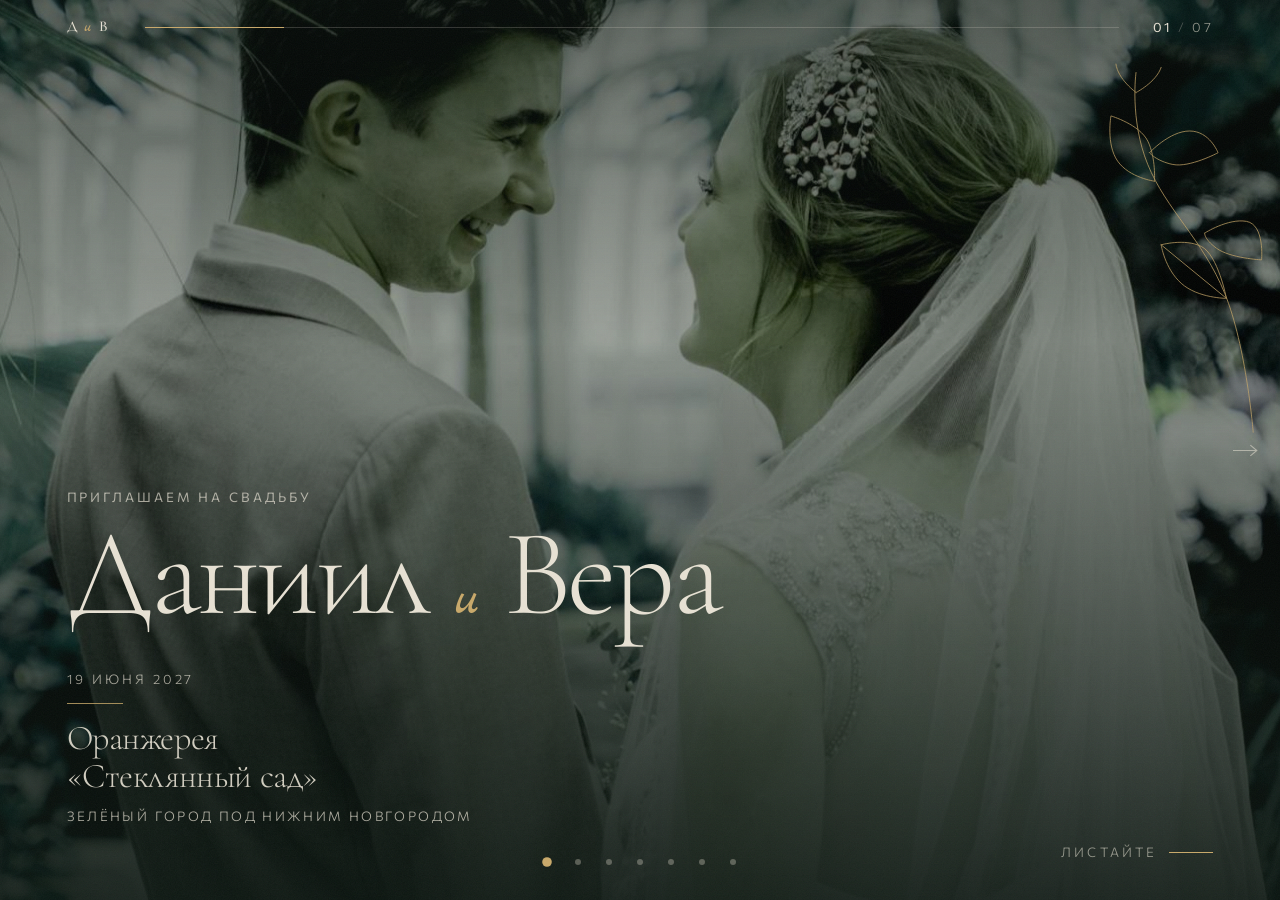
<file: garden/index.html>
<!doctype html>
<html lang="ru">
<head>
<meta charset="utf-8">
<meta name="viewport" content="width=device-width, initial-scale=1, viewport-fit=cover">
<title>Даниил и Вера — 19 июня 2027</title>
<meta name="description" content="Приглашение на свадьбу Даниила и Веры. 19 июня 2027, оранжерея «Стеклянный сад», Зелёный Город под Нижним Новгородом.">
<meta name="theme-color" content="#16261E">
<meta property="og:title" content="Даниил и Вера — 19 июня 2027">
<meta property="og:description" content="Оранжерея «Стеклянный сад», Зелёный Город. Ответьте, пожалуйста, до 1 мая.">
<meta property="og:type" content="website">
<meta property="og:locale" content="ru_RU">
<link rel="preconnect" href="https://fonts.googleapis.com">
<link rel="preconnect" href="https://fonts.gstatic.com" crossorigin>
<link href="https://fonts.googleapis.com/css2?family=Cormorant+Garamond:ital,wght@0,300;0,500;1,300&family=Commissioner:wght@300;400&family=Marck+Script&display=swap" rel="stylesheet">
<link rel="stylesheet" href="styles.css">
</head>
<body>

<a class="skip" href="#s6">Перейти к форме ответа</a>

<!-- ─────────── шапка: прогресс ленты ─────────── -->
<header class="hud">
  <span class="hud__mark">Д<i>и</i>В</span>
  <div class="hud__rail" aria-hidden="true"><i class="hud__fill"></i></div>
  <span class="hud__count"><b>01</b><s>/</s>07</span>
</header>

<!-- ─────────── лента ─────────── -->
<main class="reel" id="reel" tabindex="-1" aria-label="Приглашение, семь экранов">

<!-- 01 ─ обложка -->
<section class="screen screen--cover" aria-label="Обложка">
  <div class="media media--full" data-depth="18">
    <img src="assets/hero.jpg" alt="Даниил и Вера в оранжерее" fetchpriority="high">
  </div>
  <svg class="sprig sprig--cover" viewBox="0 0 260 460" fill="none" aria-hidden="true">
    <path class="draw" style="--d:0" d="M244 452C244 452 236 350 210 286C184 222 140 186 118 132C96 78 104 22 104 22"/>
    <path class="draw" style="--d:1" d="M212 292C212 292 178 292 158 274C138 256 134 228 134 228"/>
    <path class="draw" style="--d:2" d="M134 228C134 228 162 220 182 230C202 240 212 292 212 292Z"/>
    <path class="draw" style="--d:3" d="M186 214C186 214 214 196 236 200C258 204 254 246 254 246C254 246 216 244 200 232C184 220 186 214 186 214Z"/>
    <path class="draw" style="--d:4" d="M126 152C126 152 96 148 82 128C68 108 74 74 74 74C74 74 108 84 118 104C128 124 126 152 126 152Z"/>
    <path class="draw" style="--d:5" d="M120 118C120 118 144 92 168 92C192 92 202 118 202 118C202 118 168 136 148 132C128 128 120 118 120 118Z"/>
    <path class="draw" style="--d:6" d="M104 46C104 46 82 30 80 12"/>
    <path class="draw" style="--d:6" d="M104 46C104 46 128 34 134 16"/>
  </svg>
  <div class="cover">
    <p class="kicker">Приглашаем на свадьбу</p>
    <h1 class="names">
      <span class="names__a">Даниил</span>
      <em class="names__amp" aria-hidden="true">и</em>
      <span class="vis-hidden"> и </span>
      <span class="names__b">Вера</span>
    </h1>
    <div class="cover__meta">
      <p class="cover__date">19 июня 2027</p>
      <span class="cover__rule" aria-hidden="true"></span>
      <p class="cover__venue">Оранжерея<br>«Стеклянный&nbsp;сад»</p>
      <p class="cover__geo">Зелёный Город под&nbsp;Нижним&nbsp;Новгородом</p>
    </div>
  </div>
  <p class="nudge"><span>листайте</span><i aria-hidden="true"></i></p>
</section>

<!-- 02 ─ приглашение -->
<section class="screen screen--split" aria-label="Приглашение">
  <div class="pane pane--text">
    <p class="kicker"><b>01</b> Приглашение</p>
    <h2 class="head">Мы&nbsp;женимся<br>и&nbsp;зовём вас</h2>
    <div class="prose">
      <p>Мы долго думали, каким должен быть этот день, и&nbsp;поняли: главное&nbsp;это кто будет рядом. Список получился короткий, и&nbsp;вы&nbsp;в&nbsp;нём.</p>
      <p>Приезжайте. Будет зелено, тепло и&nbsp;без лишних церемоний.</p>
    </div>
    <p class="sign" aria-label="Даниил и Вера">
      <span class="sign__ink">Даниил и Вера</span>
      <svg class="sign__rule" viewBox="0 0 220 22" fill="none" aria-hidden="true">
        <path class="draw" style="--d:0" d="M2 15C42 3 88 3 128 11C150 15 178 19 216 7"/>
      </svg>
    </p>
  </div>
  <div class="pane pane--media">
    <div class="media" data-depth="26"><img src="assets/walk.jpg" alt="Проход оранжереи в тёплом свете" loading="lazy"></div>
  </div>
</section>

<!-- 03 ─ когда -->
<section class="screen screen--when" aria-label="Когда">
  <svg class="sprig sprig--arc" viewBox="0 0 900 150" fill="none" aria-hidden="true">
    <path class="draw" style="--d:0" d="M0 18C120 18 210 62 300 82C390 102 460 106 520 96"/>
    <path class="draw" style="--d:1" d="M900 26C790 26 706 66 640 86C594 100 556 102 520 96"/>
    <path class="draw" style="--d:2" d="M300 82C300 82 288 54 300 36C312 18 340 16 340 16C340 16 344 52 332 68C320 84 300 82 300 82Z"/>
    <path class="draw" style="--d:3" d="M410 96C410 96 402 68 416 52C430 36 456 38 456 38C456 38 454 74 442 88C430 102 410 96 410 96Z"/>
    <path class="draw" style="--d:4" d="M640 86C640 86 648 58 636 42C624 26 598 28 598 28C598 28 600 64 612 78C624 92 640 86 640 86Z"/>
    <path class="draw" style="--d:5" d="M520 96C520 96 508 74 516 56C524 38 548 32 548 32C548 32 552 68 544 84C536 100 520 96 520 96Z"/>
  </svg>
  <div class="when">
    <p class="kicker"><b>02</b> Когда</p>

    <div class="datestack">
      <p class="bigdate"><span>19</span><i>июня</i><span>2027</span></p>
      <p class="dow" aria-label="суббота"><i aria-hidden="true">с</i><i aria-hidden="true">у</i><i aria-hidden="true">б</i><i aria-hidden="true">б</i><i aria-hidden="true">о</i><i aria-hidden="true">т</i><i aria-hidden="true">а</i></p>
    </div>

    <ol class="clock">
      <li><b>15:30</b><span>Сбор гостей,<br>лимонад в&nbsp;оранжерее</span></li>
      <li><b>16:00</b><span>Церемония<br>под стеклянной крышей</span></li>
      <li><b>18:00</b><span>Ужин<br>за&nbsp;одним длинным столом</span></li>
      <li><b>23:00</b><span>Последний танец<br>и&nbsp;по&nbsp;домам</span></li>
    </ol>
  </div>
</section>

<!-- 04 ─ где -->
<section class="screen screen--split screen--flip" aria-label="Где">
  <div class="pane pane--text">
    <p class="kicker"><b>03</b> Где</p>
    <h2 class="head head--wide">Стеклянный сад</h2>
    <div class="prose">
      <p>Оранжерея в&nbsp;Зелёном Городе, 18&nbsp;км от&nbsp;Нижнего Новгорода. Двадцать пять минут по&nbsp;Казанскому шоссе, и&nbsp;вы&nbsp;на&nbsp;месте.</p>
      <p>Парковка своя, места хватит всем. Если поедете без машины, напишите в&nbsp;форме. Посадим вас в&nbsp;автобус от&nbsp;площади Минина в&nbsp;14:40.</p>
    </div>
    <a class="btn" href="https://yandex.ru/maps/?text=Зелёный%20Город%20Нижегородская%20область" target="_blank" rel="noreferrer">
      <span>Открыть карту</span>
      <svg viewBox="0 0 22 10" fill="none" aria-hidden="true"><path d="M0 5h20M16 1l4 4-4 4" stroke="currentColor" stroke-width="1"/></svg>
    </a>
  </div>
  <div class="pane pane--media">
    <div class="media" data-depth="26"><img src="assets/dusk.jpg" alt="Оранжерея светится изнутри в сумерках" loading="lazy"></div>
  </div>
</section>

<!-- 05 ─ детали -->
<section class="screen screen--details" aria-label="Детали">
  <div class="pane pane--media pane--narrow">
    <div class="media" data-depth="20"><img src="assets/rings.jpg" alt="Обручальные кольца на листе" loading="lazy"></div>
  </div>
  <div class="pane pane--text">
    <p class="kicker"><b>04</b> Детали</p>
    <h2 class="head">Три просьбы</h2>
    <ul class="asks">
      <li>
        <span class="asks__n">01</span>
        <div>
          <b>Одежда</b>
          <p>Мы всё задумали в&nbsp;зелени и&nbsp;тёплом золоте. Белое платье в&nbsp;этот день только у&nbsp;невесты. Остальные цвета свободны.</p>
          <p class="swatches__lead">Рекомендуем такие оттенки:</p>
          <span class="swatches">
            <i style="--c:#2E4A38"><b>зелёный</b></i>
            <i style="--c:#7E8C6A"><b>олива</b></i>
            <i style="--c:#D8C7A8"><b>беж</b></i>
            <i style="--c:#C9A96A"><b>золото</b></i>
          </span>
        </div>
      </li>
      <li>
        <span class="asks__n">02</span>
        <div>
          <b>Обувь</b>
          <p>В&nbsp;оранжерее старый каменный пол со&nbsp;швами. Тонкая шпилька на&nbsp;нём проваливается, так что возьмите устойчивую пару.</p>
        </div>
      </li>
      <li>
        <span class="asks__n">03</span>
        <div>
          <b>Фотосъёмка</b>
          <p>Первые полчаса церемонии снимает наш фотограф. Уберите, пожалуйста, телефоны. Все кадры пришлём каждому сами.</p>
        </div>
      </li>
    </ul>
  </div>
</section>

<!-- 06 ─ ответ -->
<section class="screen screen--rsvp" id="s6" aria-label="Ответ">
  <div class="media media--full media--deep" data-depth="14">
    <img src="assets/leaf.jpg" alt="" loading="lazy">
  </div>
  <div class="card">
    <p class="kicker"><b>05</b> Ответ</p>
    <h2 class="head head--sm">Будете с&nbsp;нами?</h2>
    <p class="card__note">Ответьте, пожалуйста, до&nbsp;1&nbsp;мая. Нам нужно посчитать стулья и&nbsp;порции.</p>

    <form class="form" id="rsvp" novalidate>
      <div class="field">
        <label for="f-name">Как вас зовут</label>
        <input id="f-name" name="name" type="text" autocomplete="name" placeholder="Имя и фамилия" required>
        <p class="err" data-for="name"></p>
      </div>

      <fieldset class="field field--choice">
        <legend>Придёте?</legend>
        <div class="choice">
          <label><input type="radio" name="going" value="yes" required><span>Буду</span></label>
          <label><input type="radio" name="going" value="no"><span>Не&nbsp;смогу</span></label>
        </div>
        <p class="err" data-for="going"></p>
      </fieldset>

      <fieldset class="field field--choice" id="guests-wrap" hidden>
        <legend id="guests-legend">Со мной приедет</legend>
        <div class="choice choice--five">
          <label><input type="radio" name="guests" value="0" checked><span>Никого</span></label>
          <label><input type="radio" name="guests" value="1"><span>+1</span></label>
          <label><input type="radio" name="guests" value="2"><span>+2</span></label>
          <label><input type="radio" name="guests" value="3"><span>+3</span></label>
          <label><input type="radio" name="guests" value="more"><span>Больше</span></label>
        </div>
        <div class="more" id="guests-more" hidden>
          <label class="more__lab" id="more-lab" for="f-guests-n">Сколько человек приедет с&nbsp;вами</label>
          <div class="more__row">
            <input class="more__n" id="f-guests-n" type="number" inputmode="numeric"
                   min="1" max="20" step="1" value="4" aria-describedby="more-hint">
            <span class="more__hint" id="more-hint">до 20&nbsp;человек</span>
          </div>
        </div>
      </fieldset>

      <div class="field field--names" id="names-wrap" hidden>
        <span class="grouplab" id="names-label">Как их зовут</span>
        <div class="guest-names" id="names"></div>
        <p class="err" data-for="names"></p>
      </div>

      <div class="field field--bus" id="bus-wrap" hidden>
        <label class="check"><input type="checkbox" name="bus" value="yes"><span>Поеду автобусом от&nbsp;площади Минина в&nbsp;14:40</span></label>
      </div>

      <div class="field">
        <label for="f-note">Пара слов нам <i>— по желанию</i></label>
        <textarea id="f-note" name="note" rows="2" placeholder="Аллергия, пожелание, что угодно"></textarea>
      </div>

      <button class="btn btn--solid" type="submit">
        <span>Отправить ответ</span>
        <svg viewBox="0 0 22 10" fill="none" aria-hidden="true"><path d="M0 5h20M16 1l4 4-4 4" stroke="currentColor" stroke-width="1"/></svg>
      </button>
      <p class="form__status" role="status" aria-live="polite"></p>
    </form>

    <div class="thanks" id="thanks" hidden>
      <p class="thanks__ink" id="thanks-ink">Ждём вас!</p>
      <p class="thanks__body" id="thanks-body"></p>
      <button class="linkish" type="button" id="redo">Ответить заново</button>
    </div>
  </div>
</section>

<!-- 07 ─ финал -->
<section class="screen screen--end" aria-label="До встречи">
  <div class="media media--full media--deep" data-depth="16">
    <img src="assets/night.jpg" alt="Оранжерея, светящаяся тёплым светом ночью" loading="lazy">
  </div>
  <div class="end">
    <p class="end__ink">До встречи</p>
    <p class="end__date">19 июня 2027</p>
    <div class="end__rule" aria-hidden="true">
      <svg viewBox="0 0 300 30" fill="none">
        <path class="draw" style="--d:0" d="M4 22C60 8 110 8 150 15C190 22 240 22 296 9"/>
        <path class="draw" style="--d:1" d="M150 15C150 15 144 4 150 0C156 4 150 15 150 15Z"/>
      </svg>
    </div>
    <p class="end__names">Даниил <i>и</i> Вера</p>
  </div>
</section>

</main>

<!-- ─────────── навигация ─────────── -->
<nav class="dots" aria-label="Экраны">
  <button type="button" data-go="0" aria-label="Обложка"></button>
  <button type="button" data-go="1" aria-label="Приглашение"></button>
  <button type="button" data-go="2" aria-label="Когда"></button>
  <button type="button" data-go="3" aria-label="Где"></button>
  <button type="button" data-go="4" aria-label="Детали"></button>
  <button type="button" data-go="5" aria-label="Ответ"></button>
  <button type="button" data-go="6" aria-label="До встречи"></button>
</nav>

<button class="arrow arrow--prev" type="button" aria-label="Назад">
  <svg viewBox="0 0 24 12" fill="none"><path d="M24 6H2M8 1L2 6l6 5" stroke="currentColor" stroke-width="1"/></svg>
</button>
<button class="arrow arrow--next" type="button" aria-label="Вперёд">
  <svg viewBox="0 0 24 12" fill="none"><path d="M0 6h22M16 1l6 5-6 5" stroke="currentColor" stroke-width="1"/></svg>
</button>

<div class="grain" aria-hidden="true"></div>

<script src="script.js"></script>
</body>
</html>
</file>
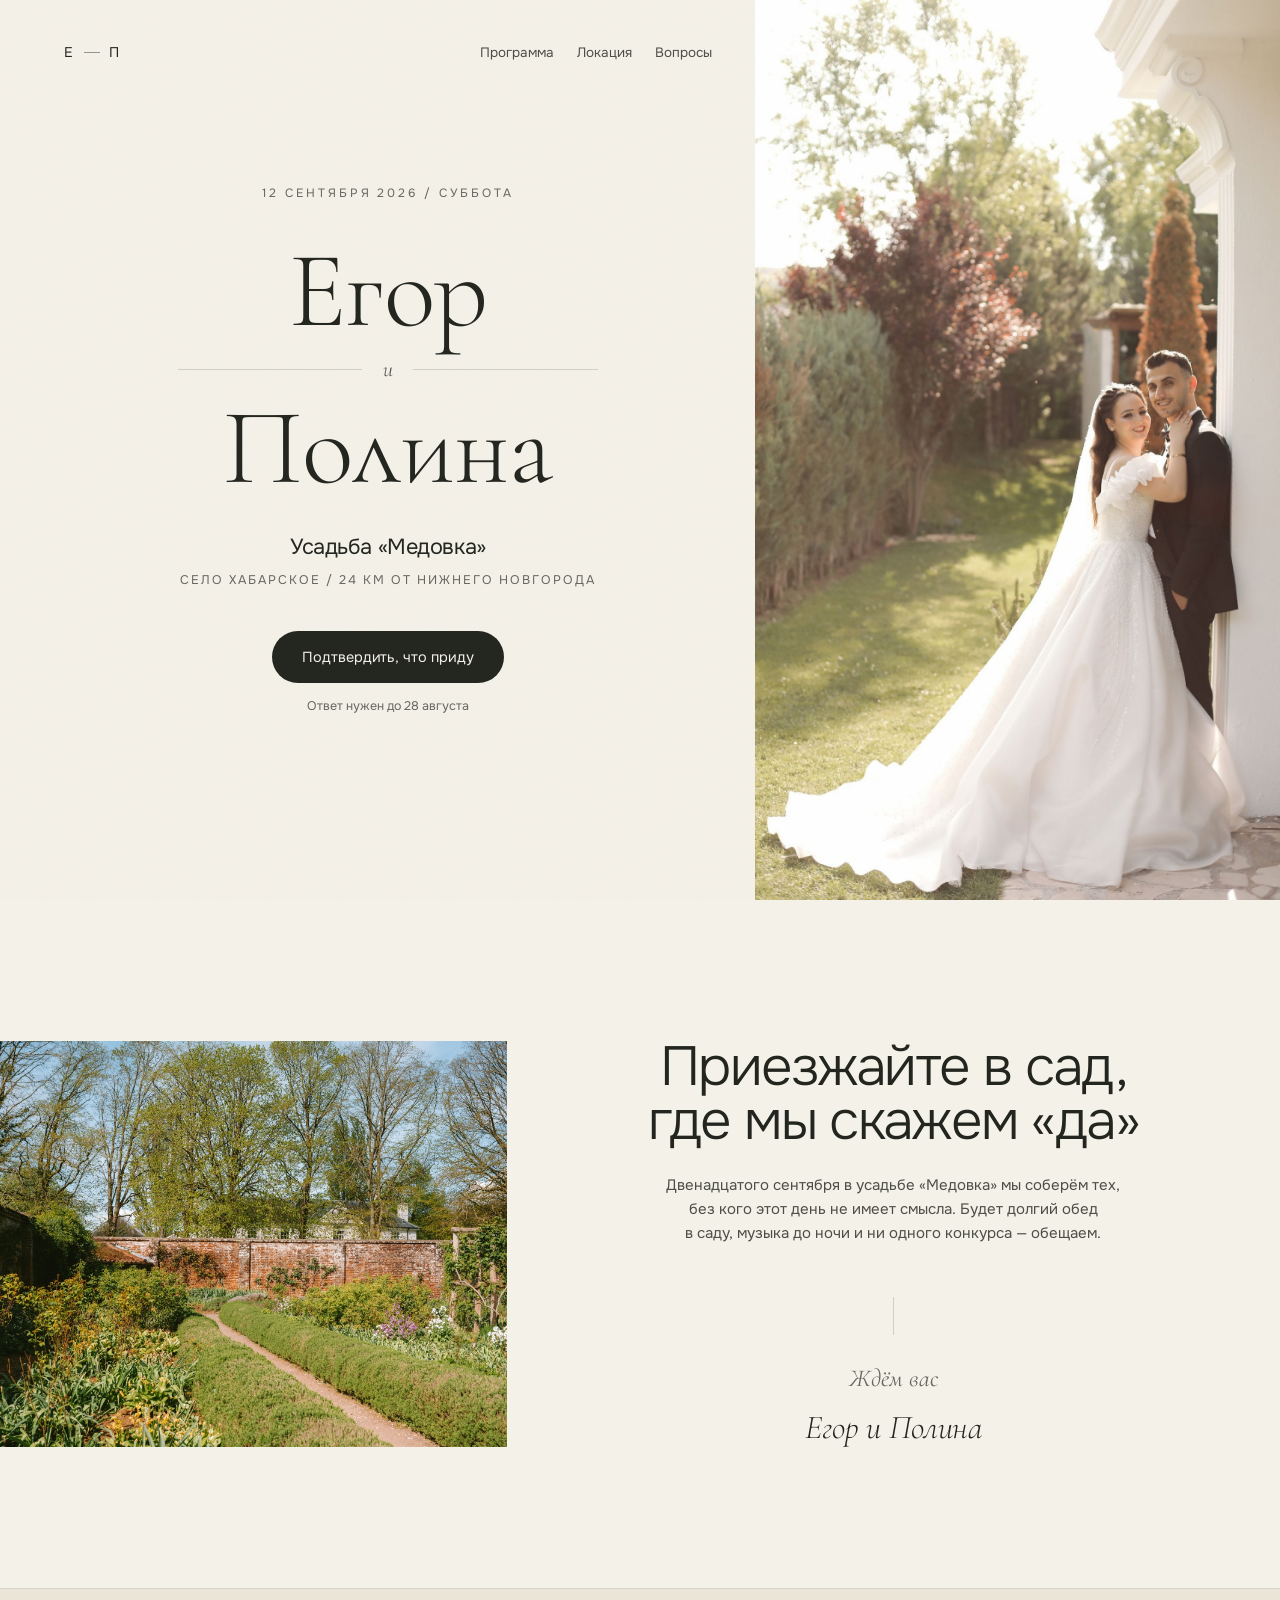
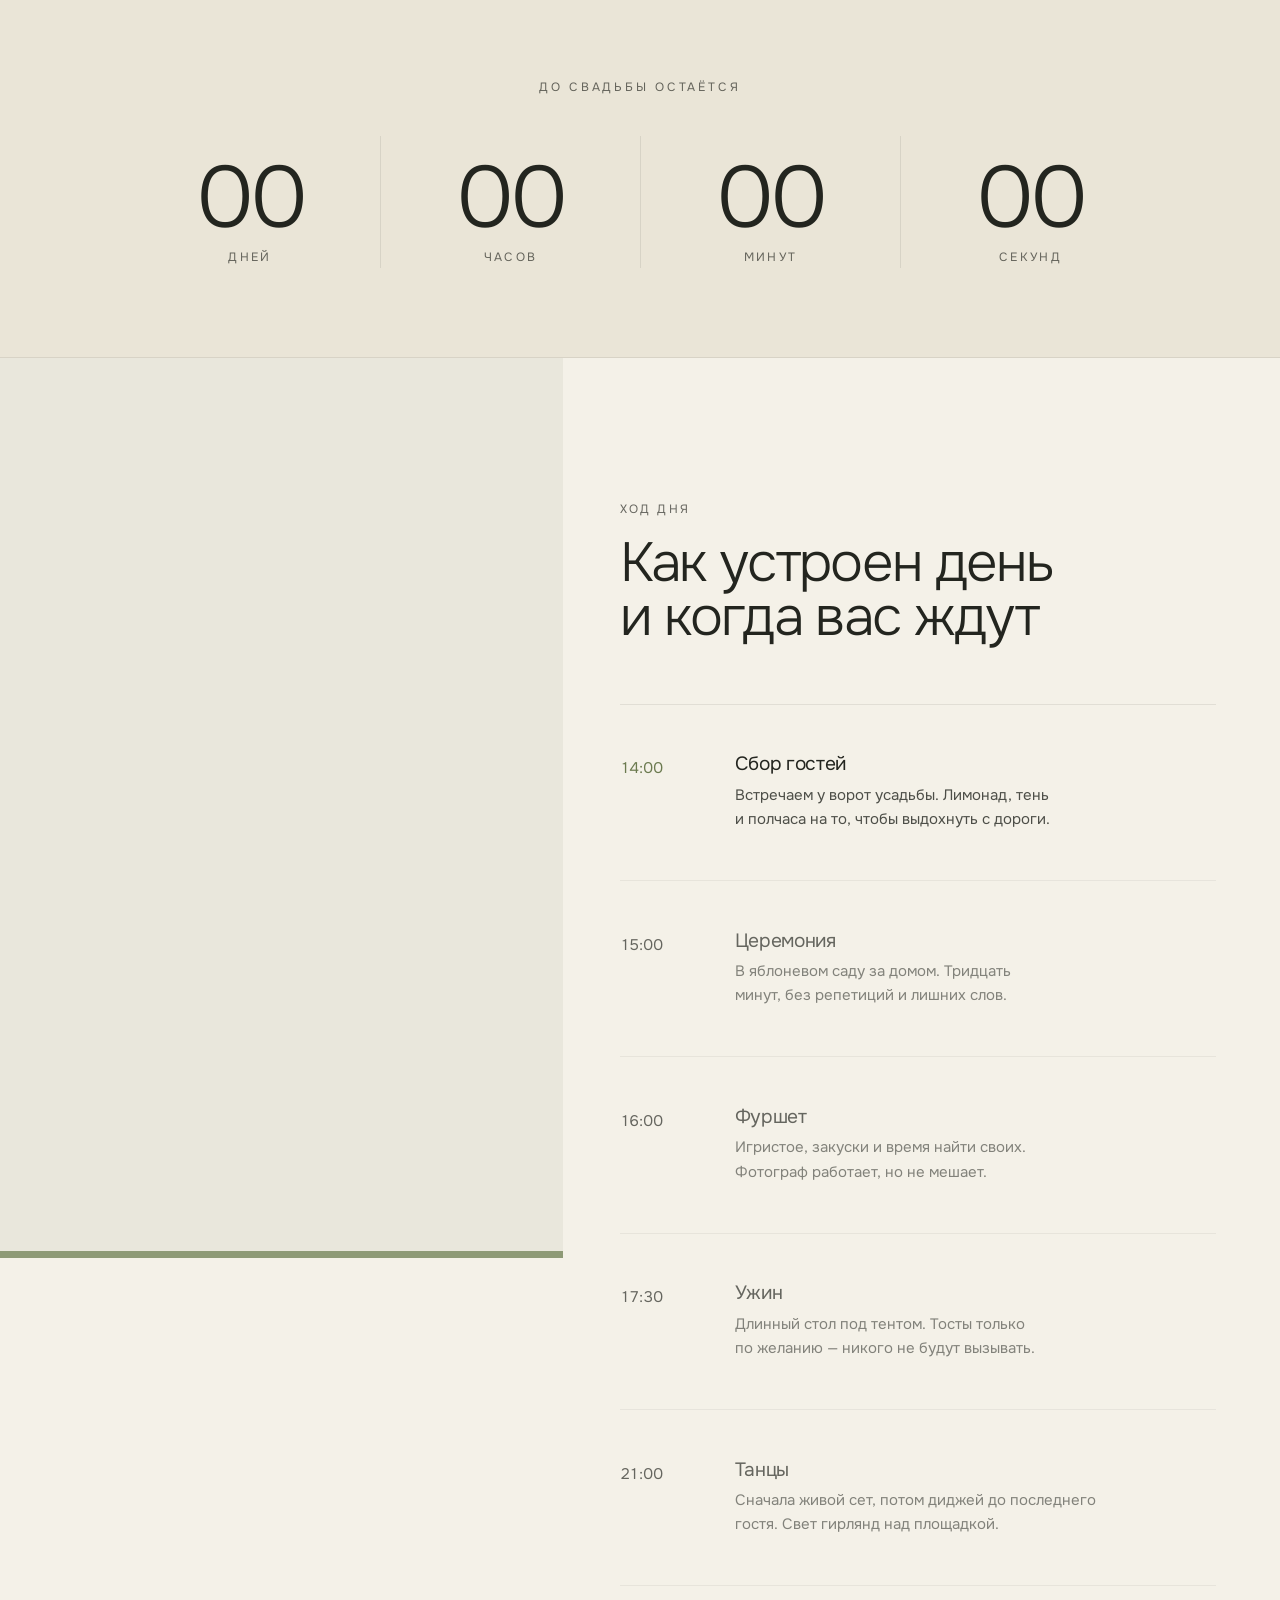
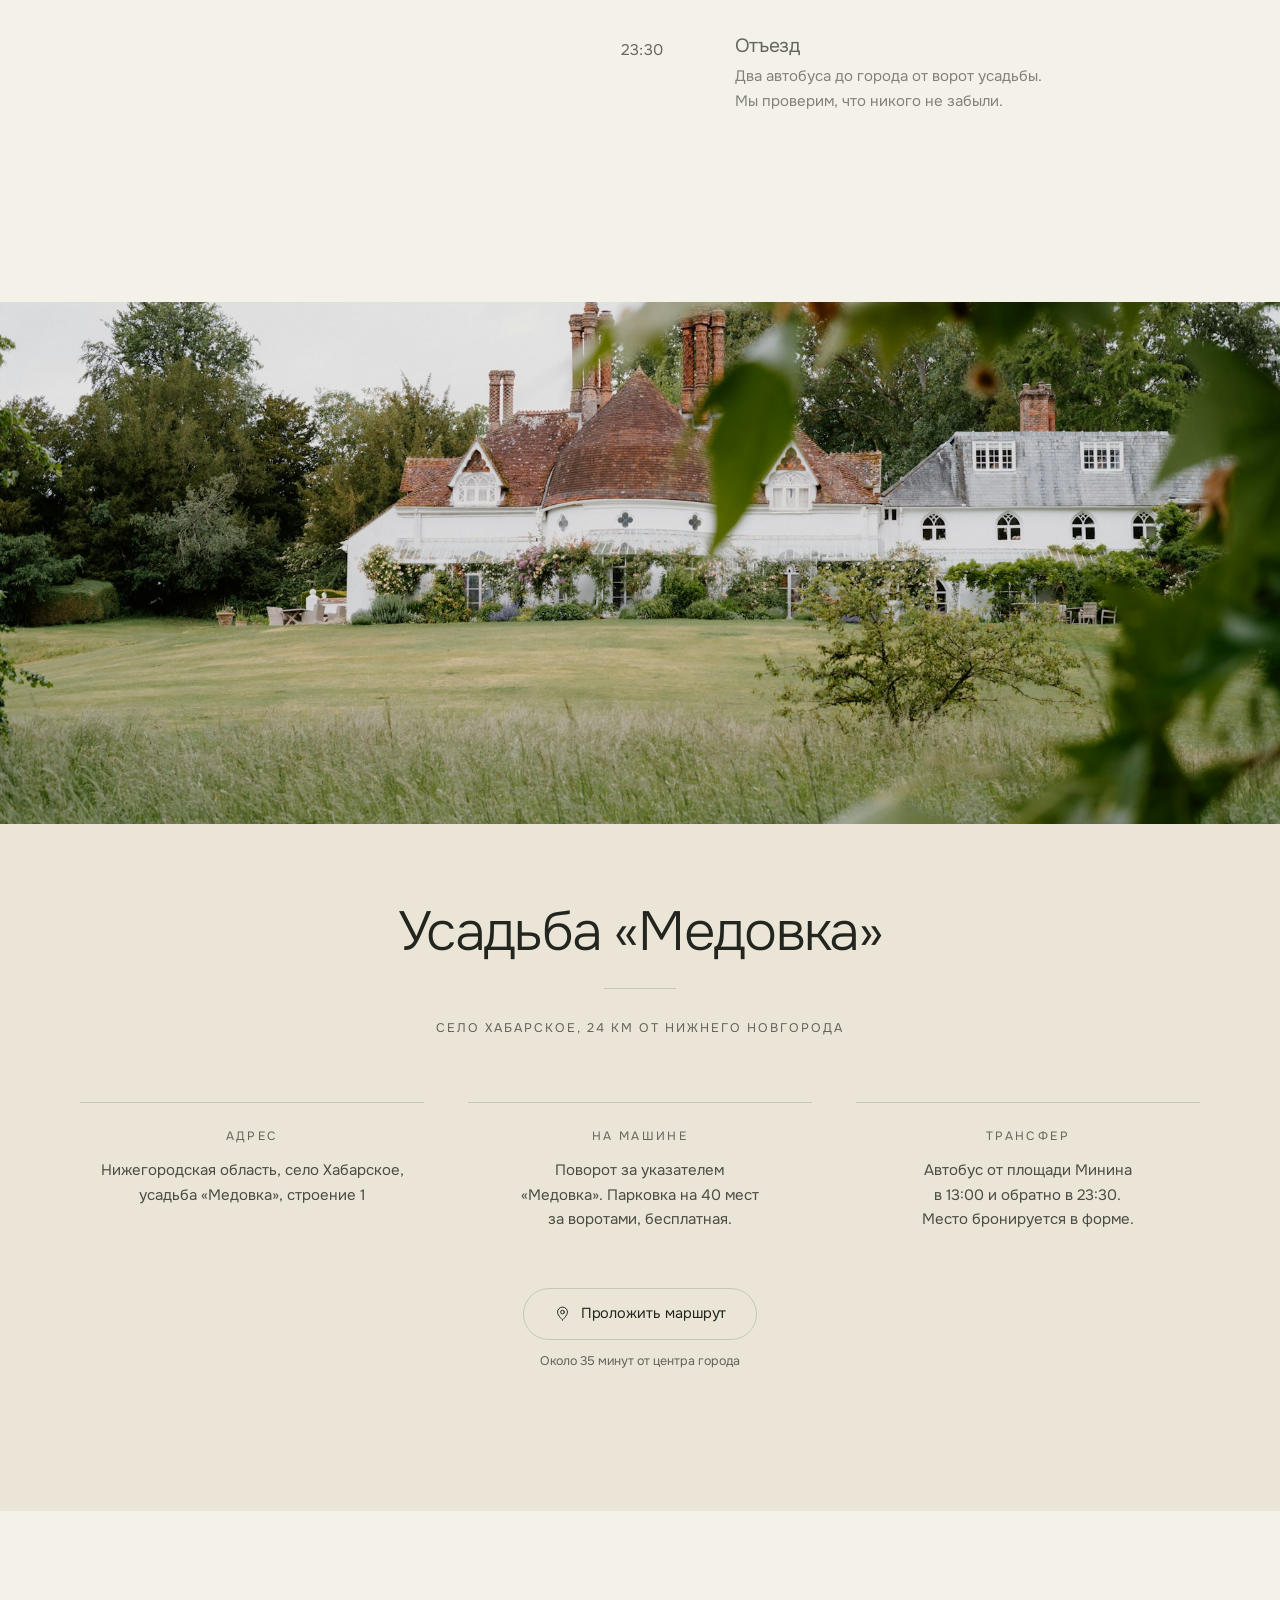
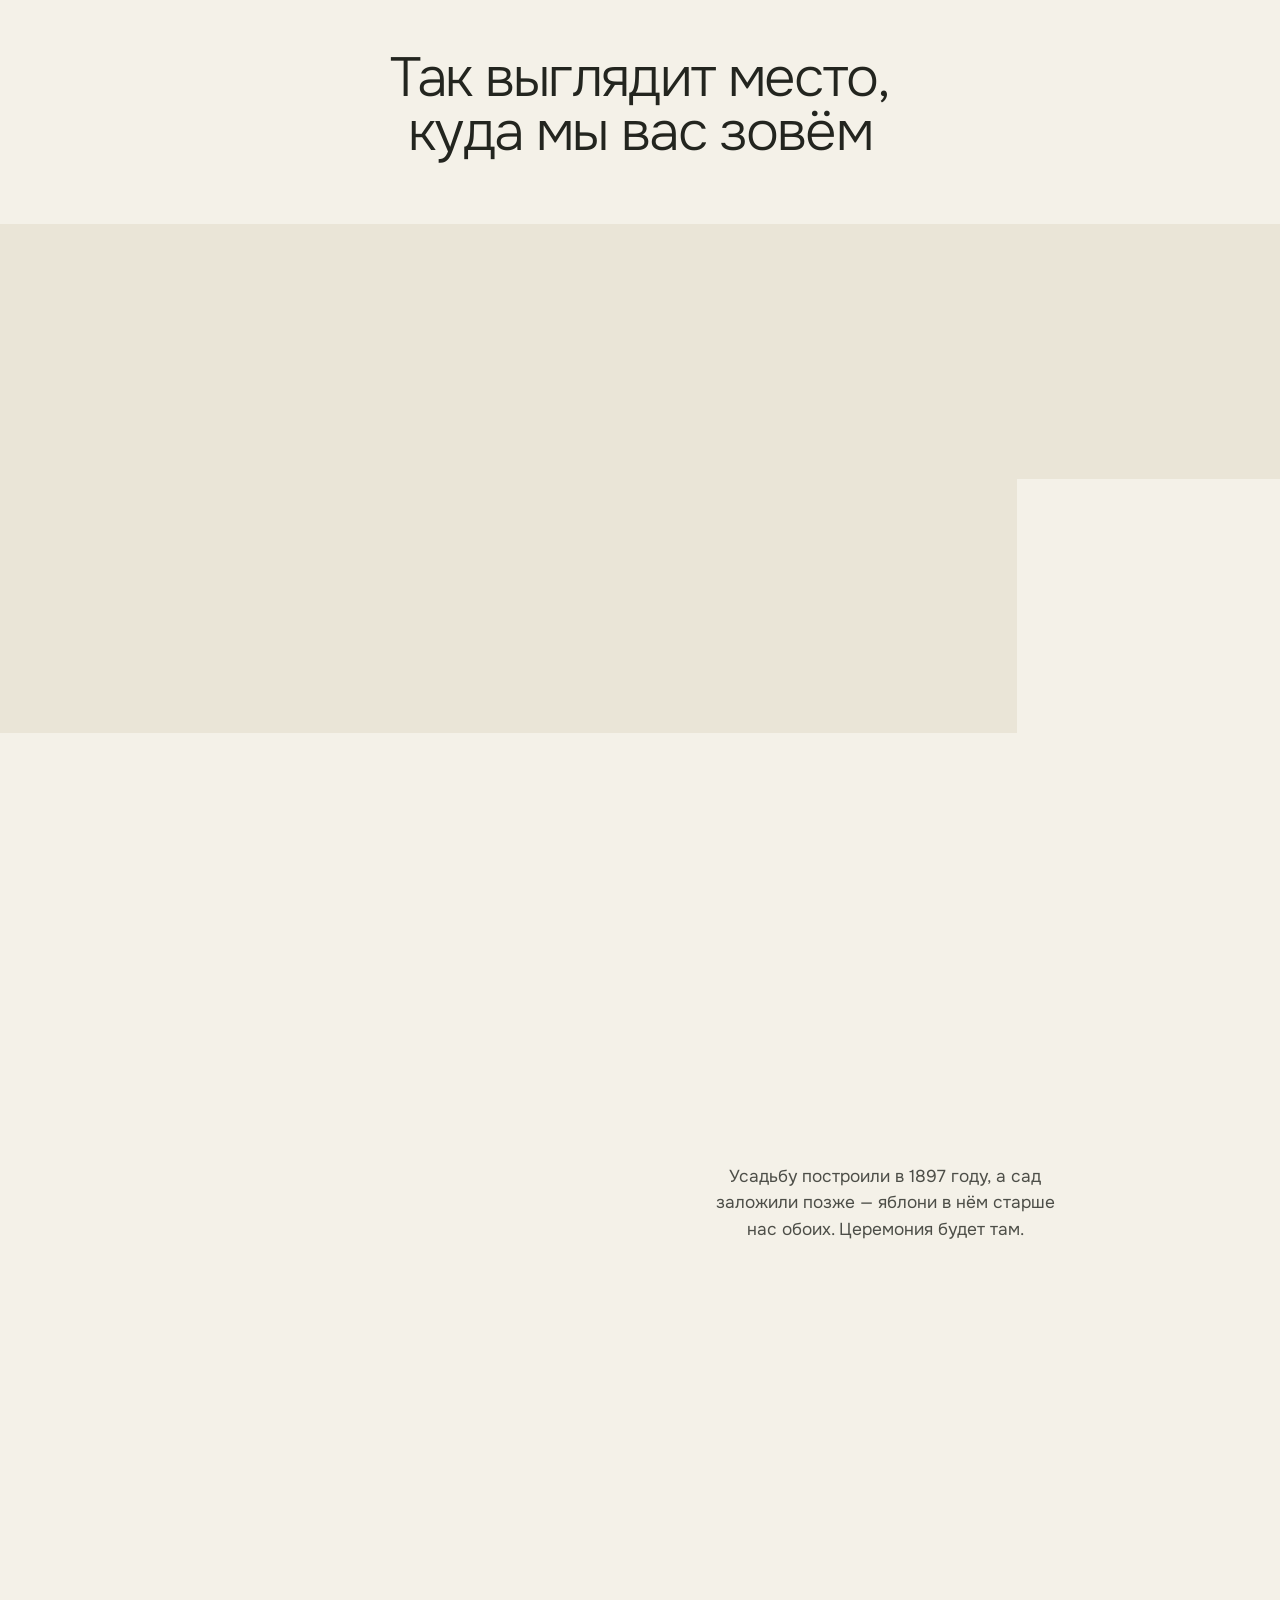
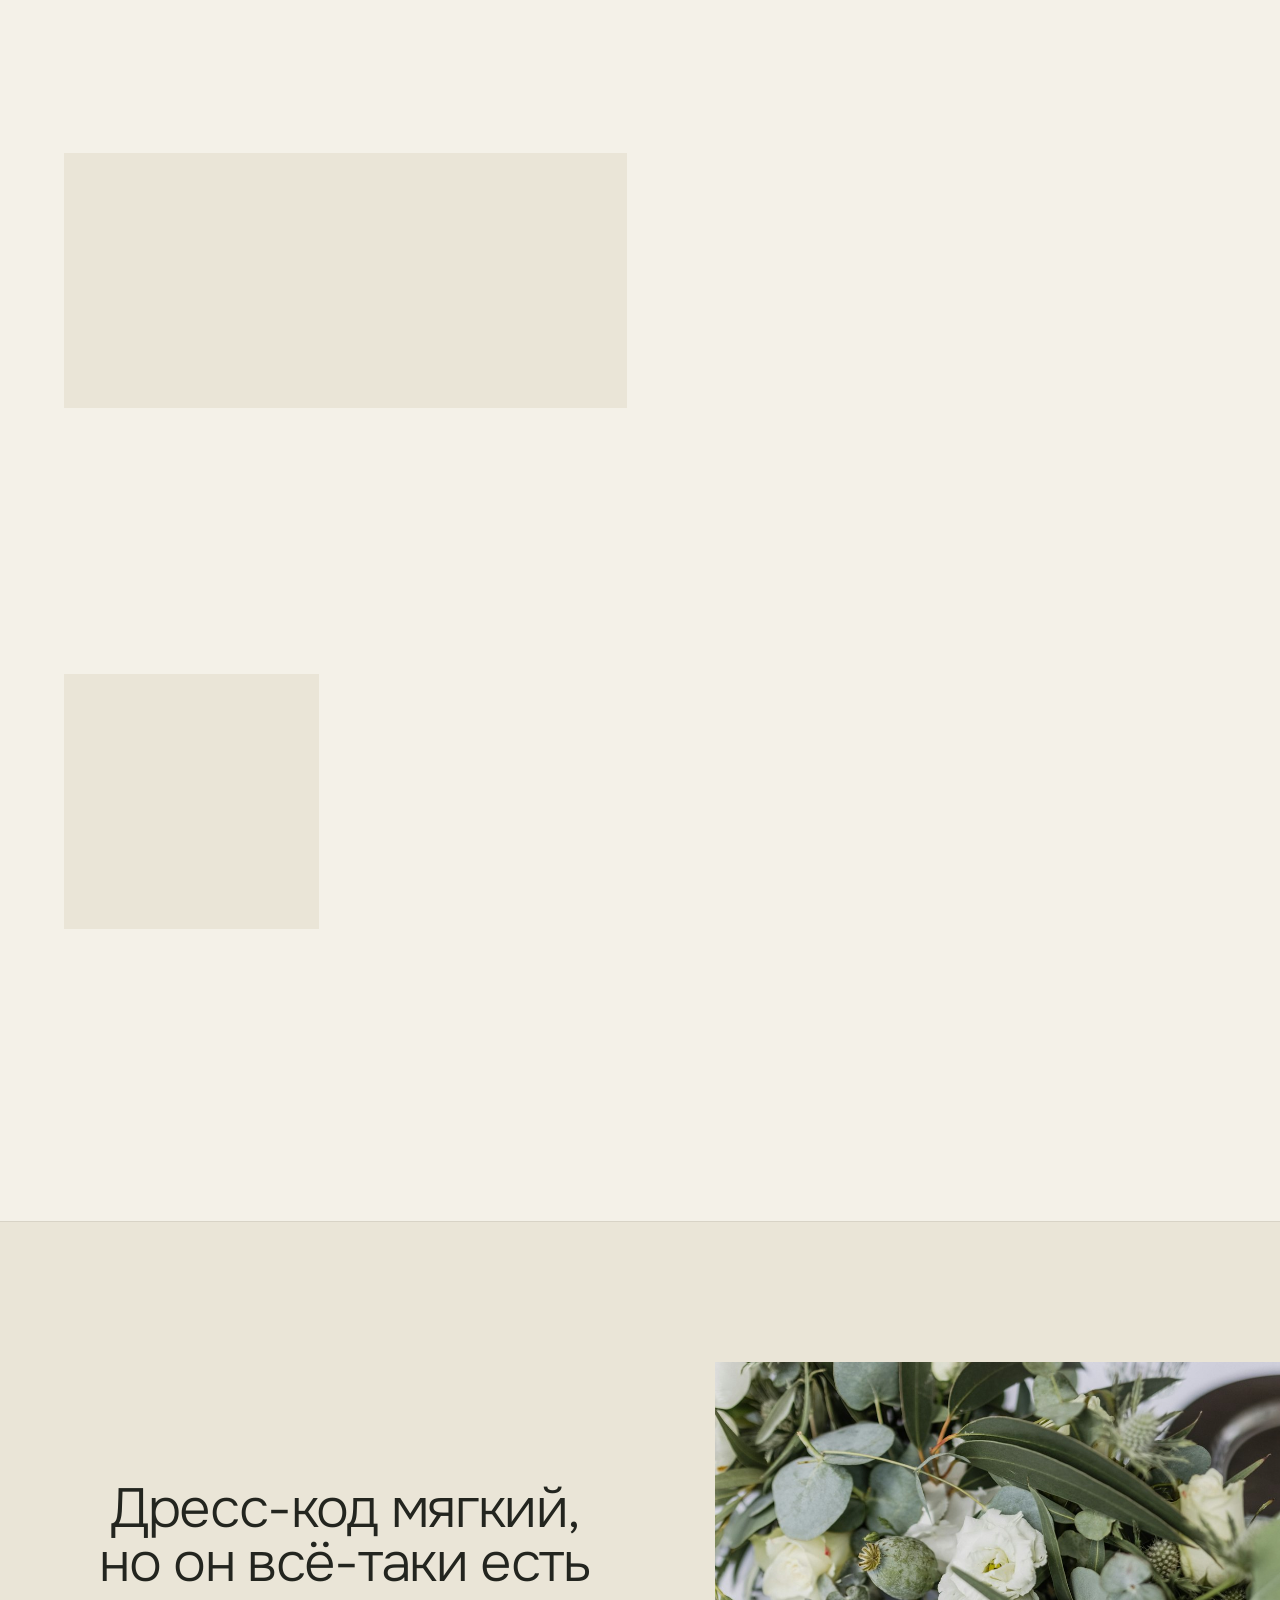
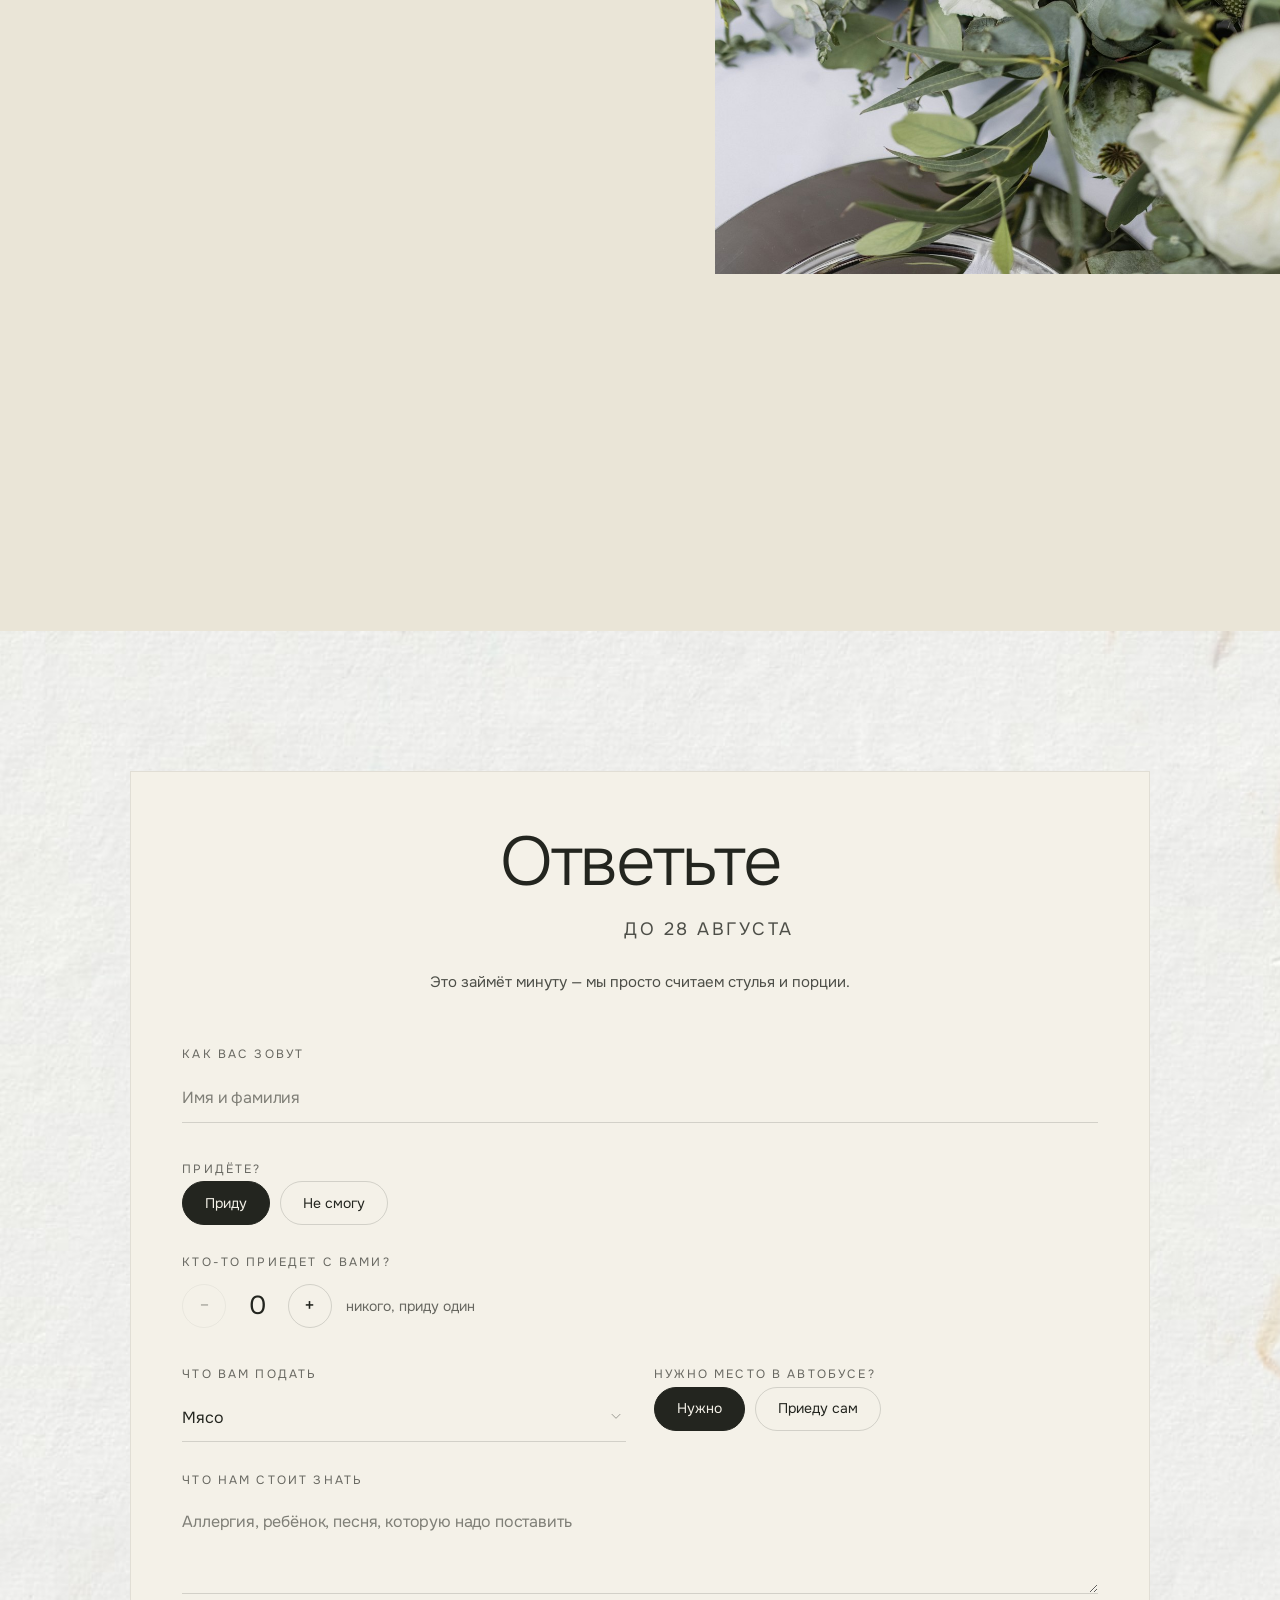
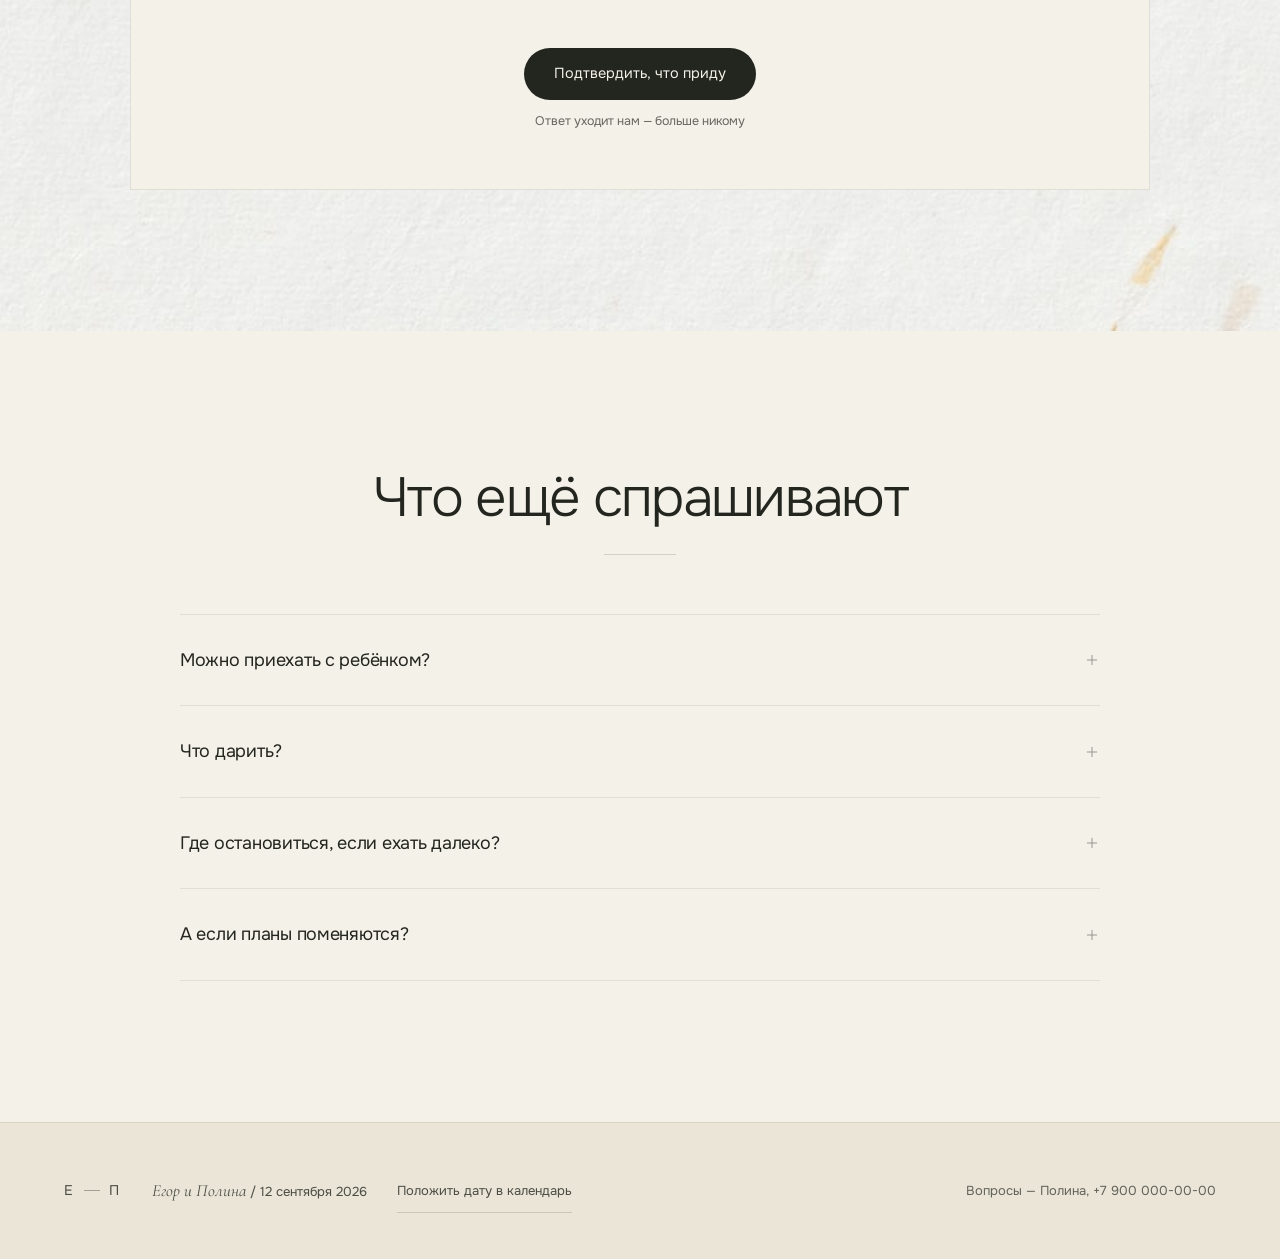
<file: medium/index.html>
<!doctype html>
<html lang="ru">
<head>
<meta charset="utf-8">
<meta name="viewport" content="width=device-width, initial-scale=1, viewport-fit=cover">
<title>Егор и Полина — 12 сентября 2026</title>
<meta name="description" content="Приглашение на свадьбу Егора и Полины. 12 сентября 2026, усадьба «Медовка», село Хабарское под Нижним Новгородом.">
<meta name="theme-color" content="#F4F1E8">
<link rel="preconnect" href="https://fonts.googleapis.com">
<link rel="preconnect" href="https://fonts.gstatic.com" crossorigin>
<link href="https://fonts.googleapis.com/css2?family=Cormorant+Garamond:ital,wght@1,300;1,400&family=Onest:wght@300;400&display=swap" rel="stylesheet">
<link rel="stylesheet" href="styles.css">
</head>
<body>

<div class="grain" aria-hidden="true"></div>
<a class="skip" href="#rsvp">Перейти к форме ответа</a>

<!-- ===== шапка, появляется после первого экрана ===== -->
<div class="bar" id="bar">
  <a class="mark bar__mark" href="#top" aria-label="Егор и Полина">Е<i></i>П</a>
  <nav class="bar__nav">
    <a href="#day">Программа</a>
    <a href="#venue">Локация</a>
    <a class="btn btn--fill btn--sm" href="#rsvp">
      <span class="btn__fill"></span><span class="btn__label">Ответить</span>
    </a>
  </nav>
</div>

<!-- ======================= 01 HERO ======================= -->
<header class="hero" id="top">
  <div class="hero__text">
    <div class="hero__top">
      <a class="mark" href="#top" aria-label="Егор и Полина">Е<i></i>П</a>
      <nav class="hero__nav">
        <a href="#day">Программа</a>
        <a href="#venue">Локация</a>
        <a href="#faq">Вопросы</a>
      </nav>
    </div>

    <div class="hero__block">
      <p class="hero__date rise" style="--d:200ms">12&nbsp;сентября 2026 / суббота</p>

      <h1 class="names">
        <span class="name"><i style="--i:0">Е</i><i style="--i:1">г</i><i style="--i:2">о</i><i style="--i:3">р</i></span>
        <span class="amp" aria-hidden="true"><b></b><em>и</em><b></b></span>
        <span class="vis-hidden"> и </span>
        <span class="name"><i style="--i:5">П</i><i style="--i:6">о</i><i style="--i:7">л</i><i style="--i:8">и</i><i style="--i:9">н</i><i style="--i:10">а</i></span>
      </h1>

      <p class="hero__place rise" style="--d:1180ms">Усадьба «Медовка»</p>
      <p class="hero__geo rise" style="--d:1280ms">Село Хабарское / 24&nbsp;км от&nbsp;Нижнего&nbsp;Новгорода</p>

      <div class="hero__act rise" style="--d:1400ms">
        <a class="btn btn--fill" href="#rsvp">
          <span class="btn__fill"></span><span class="btn__label">Подтвердить, что&nbsp;приду</span>
        </a>
        <p class="friction">Ответ нужен до&nbsp;28&nbsp;августа</p>
      </div>
    </div>

    <div class="hero__foot" aria-hidden="true"></div>
  </div>

  <div class="hero__media">
    <img src="assets/hero.jpg" alt="Егор и Полина в саду у белого дома усадьбы" fetchpriority="high" width="1400" height="2100">
  </div>
</header>

<!-- ======================= 02 ПРИГЛАШЕНИЕ ======================= -->
<section class="invite" id="invite">
  <div class="invite__media reveal reveal--flat">
    <img src="assets/invite.jpg" alt="Дорожка вдоль кирпичной стены сада, вдали дом" loading="lazy" width="1800" height="1350">
  </div>

  <div class="invite__text">
    <h2 class="reveal">Приезжайте в&nbsp;сад,<br>где мы скажем «да»</h2>
    <p class="reveal" style="--d:120ms">Двенадцатого сентября в&nbsp;усадьбе «Медовка» мы соберём тех,<br class="lg">
      без&nbsp;кого этот день не&nbsp;имеет смысла. Будет долгий обед<br class="lg">
      в&nbsp;саду, музыка до&nbsp;ночи и&nbsp;ни&nbsp;одного конкурса — обещаем.</p>

      <div class="sign reveal" style="--d:240ms">
      <span class="sign__rule" aria-hidden="true"></span>
      <p class="sign__from">Ждём вас</p>
      <p class="sign__names">Егор и&nbsp;Полина</p>
    </div>
  </div>
</section>

<!-- ======================= 03 ОТСЧЁТ ======================= -->
<section class="count" id="count">
  <div class="wrap count__in">
    <p class="count__l reveal">До свадьбы остаётся</p>
    <div class="count__row reveal" style="--d:120ms" id="clock">
      <div class="cell"><span class="cell__n" data-u="d">—</span><span class="cell__l">дней</span></div>
      <div class="cell"><span class="cell__n" data-u="h">—</span><span class="cell__l">часов</span></div>
      <div class="cell"><span class="cell__n" data-u="m">—</span><span class="cell__l">минут</span></div>
      <div class="cell"><span class="cell__n" data-u="s">—</span><span class="cell__l">секунд</span></div>
    </div>
  </div>
</section>

<!-- ======================= 04 ХОД ДНЯ ======================= -->
<section class="day" id="day">
  <div class="day__stage">
    <div class="day__sky" id="sky">
      <div class="sky__layer sky__layer--noon"></div>
      <div class="sky__layer sky__layer--gold" id="skyGold"></div>
      <div class="sky__layer sky__layer--dusk" id="skyDusk"></div>
      <div class="sky__stars" id="stars" aria-hidden="true"><i></i><i></i><i></i><i></i><i></i><i></i><i></i></div>
      <div class="sky__sun" id="sun" aria-hidden="true"></div>
      <div class="sky__hedge" id="hedge" aria-hidden="true"></div>
      <div class="sky__land" id="land" aria-hidden="true"></div>
      <p class="sky__clock" id="skyClock" aria-hidden="true">14:00</p>
    </div>

    <div class="day__list">
      <div class="day__head">
        <p class="label">Ход дня</p>
        <h2>Как устроен день<br>и&nbsp;когда вас ждут</h2>
      </div>

      <ol class="tl" id="tl">
        <li class="tl__i" data-at="0.00">
          <span class="tl__t">14:00</span>
          <div class="tl__b"><h3>Сбор гостей</h3><p>Встречаем у&nbsp;ворот усадьбы. Лимонад, тень и&nbsp;полчаса на&nbsp;то, чтобы выдохнуть с&nbsp;дороги.</p></div>
        </li>
        <li class="tl__i" data-at="0.16">
          <span class="tl__t">15:00</span>
          <div class="tl__b"><h3>Церемония</h3><p>В&nbsp;яблоневом саду за&nbsp;домом. Тридцать минут, без&nbsp;репетиций и&nbsp;лишних слов.</p></div>
        </li>
        <li class="tl__i" data-at="0.32">
          <span class="tl__t">16:00</span>
          <div class="tl__b"><h3>Фуршет</h3><p>Игристое, закуски и&nbsp;время найти своих. Фотограф работает, но&nbsp;не&nbsp;мешает.</p></div>
        </li>
        <li class="tl__i" data-at="0.52">
          <span class="tl__t">17:30</span>
          <div class="tl__b"><h3>Ужин</h3><p>Длинный стол под&nbsp;тентом. Тосты только по&nbsp;желанию — никого не&nbsp;будут вызывать.</p></div>
        </li>
        <li class="tl__i" data-at="0.76">
          <span class="tl__t">21:00</span>
          <div class="tl__b"><h3>Танцы</h3><p>Сначала живой сет, потом диджей до&nbsp;последнего гостя. Свет гирлянд над&nbsp;площадкой.</p></div>
        </li>
        <li class="tl__i" data-at="0.94">
          <span class="tl__t">23:30</span>
          <div class="tl__b"><h3>Отъезд</h3><p>Два автобуса до&nbsp;города от&nbsp;ворот усадьбы. Мы проверим, что никого не&nbsp;забыли.</p></div>
        </li>
      </ol>
    </div>
  </div>
</section>

<!-- ======================= 05 ЛОКАЦИЯ ======================= -->
<section class="venue" id="venue">
  <div class="venue__media reveal reveal--flat">
    <img src="assets/venue.jpg" alt="Белый дом усадьбы «Медовка» за лугом" loading="lazy" width="1800" height="1195">
  </div>

  <div class="wrap venue__in">
    <div class="venue__head mid">
      <h2 class="reveal">Усадьба «Медовка»</h2>
      <span class="rule" style="--d:100ms" aria-hidden="true"></span>
      <p class="venue__sub reveal" style="--d:160ms">Село Хабарское, 24&nbsp;км от&nbsp;Нижнего Новгорода</p>
    </div>

    <div class="venue__grid">
      <div class="col reveal" style="--d:220ms">
        <p class="col__l">Адрес</p>
        <p>Нижегородская область, село Хабарское, усадьба «Медовка», строение&nbsp;1</p>
      </div>
      <div class="col reveal" style="--d:300ms">
        <p class="col__l">На машине</p>
        <p>Поворот за&nbsp;указателем «Медовка». Парковка на&nbsp;40&nbsp;мест за&nbsp;воротами, бесплатная.</p>
      </div>
      <div class="col reveal" style="--d:380ms">
        <p class="col__l">Трансфер</p>
        <p>Автобус от&nbsp;площади Минина в&nbsp;13:00 и&nbsp;обратно в&nbsp;23:30. Место бронируется в&nbsp;форме.</p>
      </div>
    </div>

    <div class="venue__act reveal" style="--d:460ms">
      <a class="btn btn--line" href="https://yandex.ru/maps/?text=Нижегородская%20область%20село%20Хабарское" target="_blank" rel="noopener">
        <svg class="ico" viewBox="0 0 24 24" aria-hidden="true"><path d="M12 21s7-6.1 7-11a7 7 0 1 0-14 0c0 4.9 7 11 7 11z"/><circle cx="12" cy="10" r="2.6"/></svg>
        <span class="btn__label">Проложить маршрут</span>
      </a>
      <p class="friction">Около 35&nbsp;минут от&nbsp;центра города</p>
    </div>
  </div>
</section>

<!-- ======================= 06 ГАЛЕРЕЯ ======================= -->
<section class="gal" id="gallery">
  <div class="wrap gal__head mid">
    <h2 class="reveal">Так выглядит место,<br>куда мы вас зовём</h2>
  </div>

  <figure class="gal__lead reveal reveal--flat">
    <div class="gal__frame" data-par="0.06"><img src="assets/gal-2.jpg" alt="Кирпичная дорожка через подстриженный сад" loading="lazy"></div>
    <figcaption><span>01</span>Дорожка от&nbsp;ворот к&nbsp;дому</figcaption>
  </figure>

  <div class="gal__spread">
    <figure class="gal__f gal__f--a reveal reveal--flat">
      <div class="gal__frame" data-par="0.05"><img src="assets/gal-6.jpg" alt="Пара под виноградной перголой в саду" loading="lazy"></div>
      <figcaption><span>02</span>Ступени южного крыла</figcaption>
    </figure>

    <div class="gal__note reveal" style="--d:120ms">
      <p>Усадьбу построили в&nbsp;1897&nbsp;году, а&nbsp;сад<br class="lg">
        заложили позже — яблони в&nbsp;нём старше<br class="lg">
        нас обоих. Церемония будет там.</p>
    </div>

    <figure class="gal__f gal__f--b reveal reveal--flat">
      <div class="gal__frame" data-par="0.08"><img src="assets/gal-1.jpg" alt="Невеста в белом платье с букетом полевых цветов на лугу" loading="lazy"></div>
      <figcaption><span>03</span>Букет из&nbsp;полевых цветов</figcaption>
    </figure>

    <figure class="gal__f gal__f--c reveal reveal--flat">
      <div class="gal__frame" data-par="0.04"><img src="assets/gal-5.jpg" alt="Садовая арка над дорожкой в зелени" loading="lazy"></div>
      <figcaption><span>04</span>Арка перед яблоневым садом</figcaption>
    </figure>

    <figure class="gal__f gal__f--d reveal reveal--flat">
      <div class="gal__frame" data-par="0.07"><img src="assets/gal-3.jpg" alt="Гости на церемонии в саду" loading="lazy"></div>
      <figcaption><span>05</span>Здесь будут стоять стулья</figcaption>
    </figure>

    <figure class="gal__f gal__f--e reveal reveal--flat">
      <div class="gal__frame" data-par="0.05"><img src="assets/gal-4.jpg" alt="Белые розы в вазе на светлом фоне" loading="lazy"></div>
      <figcaption><span>06</span>Столы накроют этими</figcaption>
    </figure>
  </div>
</section>

<!-- ======================= 07 ДРЕСС-КОД ======================= -->
<section class="dress" id="dress">
  <div class="dress__in">
    <div class="dress__text mid">
      <h2 class="reveal">Дресс-код мягкий,<br>но он всё-таки есть</h2>
      <p class="reveal" style="--d:120ms">Мы не&nbsp;просим вечерних платьев и&nbsp;бабочек —<br class="lg">
        хочется, чтобы вы попали в&nbsp;один тон с&nbsp;садом<br class="lg">
        и&nbsp;чтобы вам было в&nbsp;нём удобно весь день.</p>
      <ul class="pal reveal" style="--d:200ms">
        <li><i style="--c:#8C9877"></i><span>шалфей</span></li>
        <li><i style="--c:#D8D2C2"></i><span>лён</span></li>
        <li><i style="--c:#C7B49A"></i><span>песок</span></li>
        <li><i style="--c:#6B7A4F"></i><span>олива</span></li>
        <li><i style="--c:#9AA0A0"></i><span>дымчатый</span></li>
      </ul>
    </div>

    <div class="dress__media reveal reveal--flat">
      <img src="assets/dress.jpg" alt="Белые розы и эвкалипт на светлой скатерти" loading="lazy" width="1500" height="1000">
    </div>
  </div>

  <ol class="asks wrap">
    <li class="reveal"><span class="asks__n">01</span><h3>Про белый</h3><p>Белое платье в&nbsp;этот день только одно. Все остальные оттенки — ваши.</p></li>
    <li class="reveal" style="--d:80ms"><span class="asks__n">02</span><h3>Про каблуки</h3><p>Церемония и&nbsp;фуршет проходят на&nbsp;траве. Возьмите вторую пару обуви.</p></li>
    <li class="reveal" style="--d:160ms"><span class="asks__n">03</span><h3>Про вечер</h3><p>После заката в&nbsp;саду прохладно. Жакет или шаль не&nbsp;помешают.</p></li>
  </ol>
</section>

<!-- ======================= 08 RSVP ======================= -->
<section class="rsvp" id="rsvp">
  <div class="rsvp__bg" aria-hidden="true"><img src="assets/rsvp.jpg" alt="" loading="lazy"></div>

  <div class="wrap">
    <div class="panel reveal reveal--flat">
      <div class="rsvp__head">
        <h2>Ответьте</h2>
        <p class="rsvp__till"><span class="rule" aria-hidden="true"></span>до&nbsp;28&nbsp;августа</p>
        <p class="rsvp__sub">Это займёт минуту — мы просто считаем стулья и&nbsp;порции.</p>
      </div>

      <form class="form" id="form" novalidate>
        <div class="f f--wide">
          <label for="fName">Как вас зовут</label>
          <input id="fName" name="name" type="text" autocomplete="name" placeholder="Имя и фамилия">
          <p class="err" data-for="fName"></p>
        </div>

        <fieldset class="f f--wide">
          <legend>Придёте?</legend>
          <div class="pick">
            <label class="pick__i"><input type="radio" name="going" value="yes" checked><span>Приду</span></label>
            <label class="pick__i"><input type="radio" name="going" value="no"><span>Не&nbsp;смогу</span></label>
          </div>
        </fieldset>

        <div class="f f--wide">
          <span class="cnt__cap" id="plusQ">Кто-то приедет с вами?</span>
          <div class="cnt">
            <button class="cnt__b" type="button" data-d="-1" aria-label="Убрать одного">&minus;</button>
            <output class="cnt__v" id="plusV" for="plusQ">0</output>
            <button class="cnt__b" type="button" data-d="1" aria-label="Добавить одного">+</button>
            <span class="cnt__hint" id="plusHint">никого, приду один</span>
          </div>
          <div class="mates" id="mates"></div>
        </div>

        <div class="only-yes">
          <div class="f">
            <label for="fMenu">Что вам подать</label>
            <div class="sel">
              <select id="fMenu" name="menu">
                <option value="Мясо">Мясо</option>
                <option value="Рыба">Рыба</option>
                <option value="Вегетарианское">Вегетарианское</option>
              </select>
              <svg class="sel__i" viewBox="0 0 24 24" aria-hidden="true"><path d="M6 9.5l6 6 6-6"/></svg>
            </div>
          </div>
          <fieldset class="f">
            <legend>Нужно место в автобусе?</legend>
            <div class="pick">
              <label class="pick__i"><input type="radio" name="bus" value="Нужно" checked><span>Нужно</span></label>
              <label class="pick__i"><input type="radio" name="bus" value="Приеду сам"><span>Приеду сам</span></label>
            </div>
          </fieldset>
        </div>

        <div class="f f--wide">
          <label for="fNote">Что нам стоит знать</label>
          <textarea id="fNote" name="note" rows="3" placeholder="Аллергия, ребёнок, песня, которую надо поставить"></textarea>
        </div>

        <div class="form__act">
          <button class="btn btn--fill" type="submit">
            <span class="btn__fill"></span><span class="btn__label" id="submitLabel">Подтвердить, что&nbsp;приду</span>
          </button>
          <p class="friction">Ответ уходит нам — больше никому</p>
        </div>
      </form>

      <div class="done" id="done" hidden>
        <svg class="done__ico" viewBox="0 0 24 24" aria-hidden="true"><path d="M4.5 12.5l5 5 10-11"/></svg>
        <h3 id="doneTitle">Записали</h3>
        <p id="doneText">Спасибо. Ждём вас двенадцатого сентября в&nbsp;14:00 у&nbsp;ворот усадьбы.</p>
        <button class="link" type="button" id="again">Изменить ответ</button>
      </div>
    </div>
  </div>
</section>

<!-- ======================= 09 ВОПРОСЫ ======================= -->
<section class="faq" id="faq">
  <div class="wrap">
    <div class="faq__head mid">
      <h2 class="reveal">Что ещё спрашивают</h2>
      <span class="rule" style="--d:100ms" aria-hidden="true"></span>
    </div>

    <div class="acc reveal" style="--d:160ms" id="acc">
      <div class="acc__i">
        <button class="acc__q" type="button" aria-expanded="false">
          <span>Можно приехать с ребёнком?</span>
          <svg class="acc__ico" viewBox="0 0 24 24" aria-hidden="true"><path d="M12 5v14M5 12h14"/></svg>
        </button>
        <div class="acc__a"><p>Да. Напишите возраст в&nbsp;поле пожеланий — мы найдём, чем его занять, пока вы танцуете.</p></div>
      </div>
      <div class="acc__i">
        <button class="acc__q" type="button" aria-expanded="false">
          <span>Что дарить?</span>
          <svg class="acc__ico" viewBox="0 0 24 24" aria-hidden="true"><path d="M12 5v14M5 12h14"/></svg>
        </button>
        <div class="acc__a"><p>Ничего не&nbsp;нужно — нам правда хватит того, что вы приедете. Если очень хочется, пусть это будет конверт, а&nbsp;не&nbsp;сервиз.</p></div>
      </div>
      <div class="acc__i">
        <button class="acc__q" type="button" aria-expanded="false">
          <span>Где остановиться, если ехать далеко?</span>
          <svg class="acc__ico" viewBox="0 0 24 24" aria-hidden="true"><path d="M12 5v14M5 12h14"/></svg>
        </button>
        <div class="acc__a"><p>В&nbsp;усадьбе десять номеров, они бронируются через нас — напишите в&nbsp;форме. Рядом, в&nbsp;шести километрах, есть гостиница «Заречье».</p></div>
      </div>
      <div class="acc__i">
        <button class="acc__q" type="button" aria-expanded="false">
          <span>А если планы поменяются?</span>
          <svg class="acc__ico" viewBox="0 0 24 24" aria-hidden="true"><path d="M12 5v14M5 12h14"/></svg>
        </button>
        <div class="acc__a"><p>Просто напишите нам до&nbsp;пятого сентября. Стул никуда не&nbsp;денется, а&nbsp;порцию мы успеем снять.</p></div>
      </div>
    </div>
  </div>
</section>

<footer class="foot">
  <div class="wrap foot__in">
    <a class="mark mark--foot" href="#top" aria-label="Наверх">Е<i></i>П</a>
    <p class="foot__l"><span class="hand">Егор и&nbsp;Полина</span> / 12&nbsp;сентября 2026</p>
    <button class="foot__ics" type="button" id="ics">Положить дату в&nbsp;календарь</button>
    <p class="foot__l foot__l--dim">Вопросы — Полина, +7&nbsp;900&nbsp;000-00-00</p>
  </div>
</footer>

<script src="script.js"></script>
</body>
</html>
</file>
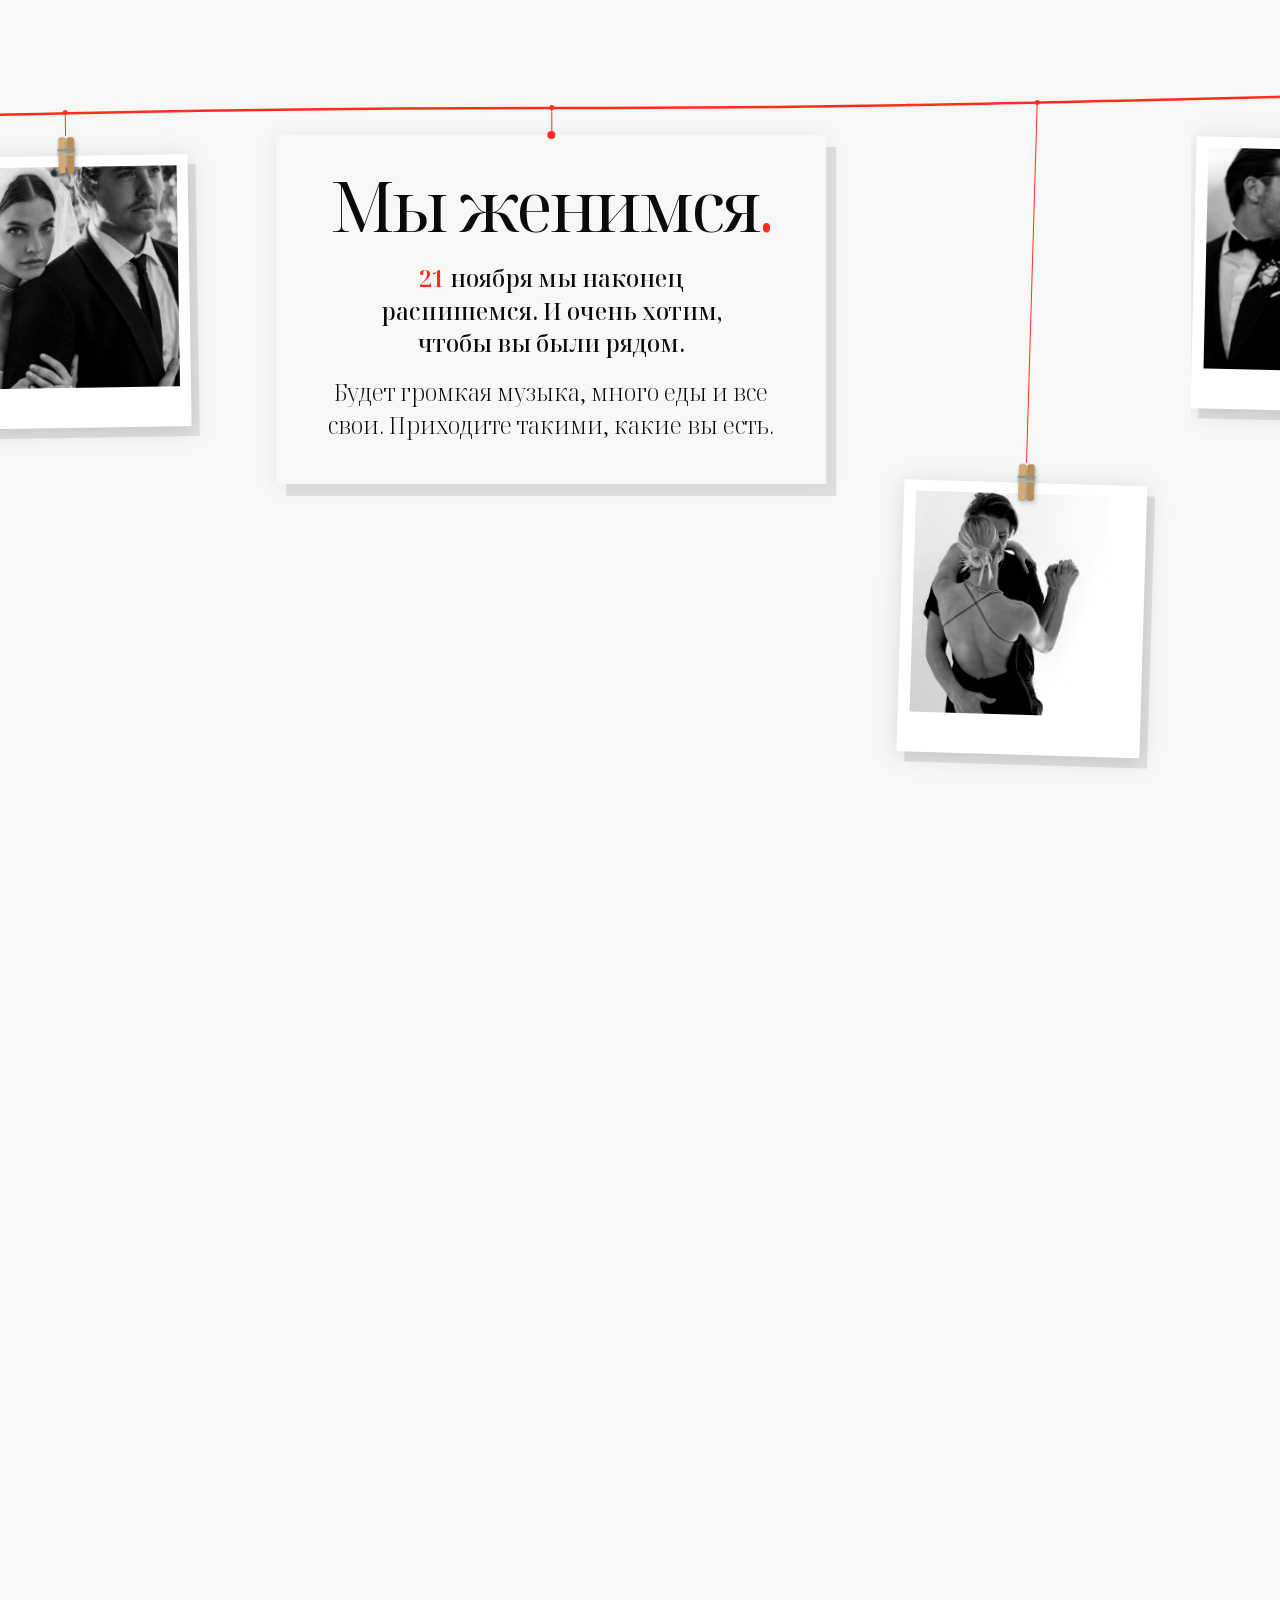
<file: noir/index.html>
<!doctype html>
<html lang="ru">
<head>
<meta charset="utf-8">
<meta name="viewport" content="width=device-width, initial-scale=1, viewport-fit=cover">
<title>Анна и Андрей · 21 ноября 2026</title>
<meta name="description" content="Приглашение на свадьбу Анны и Андрея. 21 ноября 2026, лофт «Якорь», Нижний Новгород.">
<meta name="theme-color" content="#F7F7F5">
<link rel="preconnect" href="https://fonts.googleapis.com">
<link rel="preconnect" href="https://fonts.gstatic.com" crossorigin>
<link href="https://fonts.googleapis.com/css2?family=Noto+Serif+Display:wght@300;400;500&family=Pacifico&display=swap" rel="stylesheet">
<link rel="stylesheet" href="styles.css">
</head>
<body>

<svg width="0" height="0" style="position:absolute" aria-hidden="true"><symbol id="peg" viewBox="0 0 26 48">
  <rect x="3.2" y=".8" width="9" height="46.4" rx="2.6" fill="#D2AC74"/>
  <rect x="13.8" y=".8" width="9" height="46.4" rx="2.6" fill="#B98F56"/>
  <rect x="3.2" y=".8" width="9" height="46.4" rx="2.6" fill="none" stroke="rgba(90,60,20,.28)" stroke-width=".7"/>
  <rect x="13.8" y=".8" width="9" height="46.4" rx="2.6" fill="none" stroke="rgba(90,60,20,.28)" stroke-width=".7"/>
  <rect x="1.4" y="15.2" width="23.2" height="3.6" rx="1.8" fill="#8D949B"/>
  <rect x="1.4" y="21.4" width="23.2" height="2.4" rx="1.2" fill="#AAB1B7"/>
</symbol></svg>

<a class="skip" href="#rsvp">Перейти к ответу</a>

<main class="ribbon" id="ribbon">

<svg class="thread" id="thread" aria-hidden="true" focusable="false"><path id="threadPath" fill="none"/></svg>

<!-- ═══ 01 · обложка ═══ -->
<section class="spread" style="--w:100" data-y=".12">
  <div class="hang" style="--x:50%;--drop:3vh">
    <div class="hang__arm" style="--sway:8.4s;--delay:-2.1s">
      <i class="hang__string"></i>
      <div class="card card--big card--cover">
        <h1 class="names"><span>Анна</span><em>и</em><span>Андрей</span></h1>
        <p class="cover__meta"><b class="num">21.11.2026</b><span>лофт «Якорь», Нижний Новгород</span></p>
      </div>
    </div>
  </div>
  <div class="hang hang--pic" style="--x:12%;--drop:var(--short);--tilt:-1.6deg">
    <div class="hang__arm"><i class="hang__string"></i>
      <figure class="card card--pic"><svg class="peg"><use href="#peg"/></svg>
        <span class="pic__win"><img src="assets/back.jpg" alt="Пара в объятии" width="736" height="919" loading="lazy" decoding="async"></span></figure></div>
  </div>
  <div class="hang hang--pic" style="--x:88%;--drop:var(--long);--tilt:1.2deg">
    <div class="hang__arm"><i class="hang__string"></i>
      <figure class="card card--pic"><svg class="peg"><use href="#peg"/></svg>
        <span class="pic__win"><img src="assets/hands.jpg" alt="Сцепленные руки" width="736" height="1106" loading="lazy" decoding="async"></span></figure></div>
  </div>
</section>

<!-- ═══ 02 · отсчёт ═══ -->
<section class="spread" style="--w:100" data-y=".14">
  <div class="hang" style="--x:50%;--drop:4vh">
    <div class="hang__arm" style="--sway:9.1s;--delay:-1.2s">
      <i class="hang__string"></i>
      <div class="card card--big card--count">
        <p class="rh">Сколько осталось</p>
        <h2 class="h">До&nbsp;свадьбы</h2>
        <dl class="count" id="count">
          <div><dd class="num" data-k="d">00</dd><dt>дней</dt></div>
          <div><dd class="num" data-k="h">00</dd><dt>часов</dt></div>
          <div><dd class="num" data-k="m">00</dd><dt>минут</dt></div>
          <div><dd class="num" data-k="s">00</dd><dt>секунд</dt></div>
        </dl>
        <p class="note">Церемония начнётся в <b class="num">15:00</b>. Не опаздывайте, это единственное, о чём мы просим.</p>
      </div>
    </div>
  </div>
  <div class="hang hang--pic" style="--x:11%;--drop:var(--short);--tilt:1.4deg">
    <div class="hang__arm"><i class="hang__string"></i>
      <figure class="card card--pic"><svg class="peg"><use href="#peg"/></svg>
        <span class="pic__win"><img src="assets/sign.jpg" alt="Подписывают документы" width="720" height="858" loading="lazy" decoding="async"></span></figure></div>
  </div>
  <div class="hang hang--pic" style="--x:89%;--drop:var(--long);--tilt:-1.1deg">
    <div class="hang__arm"><i class="hang__string"></i>
      <figure class="card card--pic"><svg class="peg"><use href="#peg"/></svg>
        <span class="pic__win"><img src="assets/kiss-hand.jpg" alt="Поцелуй руки" width="432" height="670" loading="lazy" decoding="async"></span></figure></div>
  </div>
</section>

<!-- ═══ 03 · от нас ═══ -->
<section class="spread" style="--w:100" data-y=".12">
  <div class="hang" style="--x:50%;--drop:3vh">
    <div class="hang__arm" style="--sway:8.8s;--delay:-3.1s">
      <i class="hang__string"></i>
      <div class="card card--big">
        <h2 class="h">Мы&nbsp;женимся<i class="dot">.</i></h2>
        <p class="lead"><b class="num">21</b> ноября мы наконец распишемся. И очень хотим, чтобы вы были рядом.</p>
        <p class="body">Будет громкая музыка, много еды и все свои. Приходите такими, какие вы есть.</p>
      </div>
    </div>
  </div>
  <div class="hang hang--pic" style="--x:12%;--drop:var(--short);--tilt:-.9deg">
    <div class="hang__arm"><i class="hang__string"></i>
      <figure class="card card--pic"><svg class="peg"><use href="#peg"/></svg>
        <span class="pic__win"><img src="assets/portrait.jpg" alt="Портрет пары" width="680" height="1020" loading="lazy" decoding="async"></span></figure></div>
  </div>
  <div class="hang hang--pic" style="--x:88%;--drop:var(--long);--tilt:1.7deg">
    <div class="hang__arm"><i class="hang__string"></i>
      <figure class="card card--pic"><svg class="peg"><use href="#peg"/></svg>
        <span class="pic__win"><img src="assets/white.jpg" alt="Объятие на белом фоне" width="736" height="920" loading="lazy" decoding="async"></span></figure></div>
  </div>
</section>

<!-- ═══ 04 · как устроен день ═══ -->
<section class="spread" style="--w:100" data-y=".10">
  <div class="hang" style="--x:50%;--drop:3vh">
    <div class="hang__arm" style="--sway:9.4s;--delay:-.6s">
      <i class="hang__string"></i>
      <div class="card card--big card--day">
        <h2 class="h">Как устроен день<br>и когда мы вас ждём</h2>
        <ol class="day">
          <li><b class="num">14:00</b><h3>Сбор гостей</h3><p>Встречаем у входа со стороны реки. Лимонад, тень и полчаса на то, чтобы выдохнуть с дороги.</p></li>
          <li><b class="num">15:00</b><h3>Церемония</h3><p>На открытой террасе над водой. Тридцать минут, без репетиций и лишних слов.</p></li>
          <li><b class="num">16:00</b><h3>Фуршет</h3><p>Игристое, закуски и время найти своих. Фотограф работает, но не мешает.</p></li>
          <li><b class="num">17:30</b><h3>Ужин</h3><p>Длинный стол под сводами пакгауза. Тосты только по желанию, никого не будут вызывать.</p></li>
          <li><b class="num">21:00</b><h3>Танцы</h3><p>Сначала живой сет, потом диджей до последнего гостя. Свет гирлянд над площадкой.</p></li>
          <li><b class="num">23:30</b><h3>Отъезд</h3><p>Два автобуса до центра от ворот. Мы проверим, что никого не забыли.</p></li>
        </ol>
      </div>
    </div>
  </div>
  <div class="hang hang--pic" style="--x:10%;--drop:var(--short);--tilt:1.3deg">
    <div class="hang__arm"><i class="hang__string"></i>
      <figure class="card card--pic"><svg class="peg"><use href="#peg"/></svg>
        <span class="pic__win"><img src="assets/shades.jpg" alt="Пара в солнечных очках" width="682" height="1024" loading="lazy" decoding="async"></span></figure></div>
  </div>
  <div class="hang hang--pic" style="--x:87%;--drop:var(--long);--tilt:-1.5deg">
    <div class="hang__arm"><i class="hang__string"></i>
      <figure class="card card--pic"><svg class="peg"><use href="#peg"/></svg>
        <span class="pic__win"><img src="assets/cake.jpg" alt="Торт" width="736" height="920" loading="lazy" decoding="async"></span></figure></div>
  </div>
</section>

<!-- ═══ 05 · место · фото фоном, без карточек на нити ═══ -->
<section class="spread spread--dark" style="--w:100" data-y=".13">
  <figure class="fill">
    <img src="assets/venue.jpg" alt="Кирпичный зал пакгауза с колоннами и арочными окнами" width="2000" height="1500" loading="lazy" decoding="async">
  </figure>
  <div class="hang" style="--x:50%;--drop:4vh">
    <div class="hang__arm" style="--sway:8.2s;--delay:-2.7s">
      <i class="hang__string"></i>
      <div class="card card--big card--ghost card--place">
        <h2 class="h">Место, куда мы вас зовём</h2>
        <p class="place__name">Лофт «Якорь»</p>
        <i class="rule"></i>
        <p class="place__adr">Нижний Новгород, Нижне-Волжская набережная, 1</p>
        <p class="place__more">Второй этаж старого пакгауза: кирпич, потолки шесть метров, окна во всю стену на Волгу.</p>
        <a class="btn" href="https://yandex.ru/maps/?text=Нижний Новгород, Нижне-Волжская набережная, 1" target="_blank" rel="noopener"><span>Показать на карте</span></a>
      </div>
    </div>
  </div>
</section>

<!-- ═══ 06 · как добраться ═══ -->
<section class="spread" style="--w:100" data-y=".13">
  <div class="hang" style="--x:50%;--drop:4vh">
    <div class="hang__arm" style="--sway:9.6s;--delay:-1.8s">
      <i class="hang__string"></i>
      <div class="card card--big">
        <p class="rh">Как до нас добраться</p>
        <h2 class="h"><b class="num">20</b> минут<br>от центра</h2>
        <ul class="facts">
          <li><b class="num">1</b><span>На машине: парковка во дворе, въезд с набережной, сорок мест.</span></li>
          <li><b class="num">2</b><span>Пешком: десять минут от Кремля вдоль воды, всё время под горку.</span></li>
          <li><b class="num">3</b><span>На такси: просите к главному входу, он со стороны реки.</span></li>
        </ul>
        <a class="btn" href="https://yandex.ru/maps/?text=Нижний Новгород, Нижне-Волжская набережная, 1" target="_blank" rel="noopener"><span>Открыть в Яндекс.Картах</span></a>
      </div>
    </div>
  </div>
  <div class="hang hang--pic" style="--x:10%;--drop:var(--short);--tilt:-1.2deg">
    <div class="hang__arm"><i class="hang__string"></i>
      <figure class="card card--pic"><svg class="peg"><use href="#peg"/></svg>
        <span class="pic__win"><img src="assets/veil-garden.jpg" alt="Пара в саду" width="735" height="980" loading="lazy" decoding="async"></span></figure></div>
  </div>
  <div class="hang hang--pic" style="--x:90%;--drop:var(--long);--tilt:1.5deg">
    <div class="hang__arm"><i class="hang__string"></i>
      <figure class="card card--pic"><svg class="peg"><use href="#peg"/></svg>
        <span class="pic__win"><img src="assets/motion.jpg" alt="Невеста в движении" width="736" height="919" loading="lazy" decoding="async"></span></figure></div>
  </div>
</section>

<!-- ═══ 07 · в чём приехать ═══ -->
<section class="spread" style="--w:100" data-y=".12">
  <div class="hang" style="--x:50%;--drop:3vh">
    <div class="hang__arm" style="--sway:8.6s;--delay:-2.2s">
      <i class="hang__string"></i>
      <div class="card card--big card--dress">
        <h2 class="h">В чём приехать</h2>
        <p class="lead">Приезжайте в чёрном <b>или</b> в белом. И добавьте <em>одну красную деталь</em>.</p>
        <ul class="swatch">
          <li><i class="chip chip--ink"></i><b>Чёрное</b><span>можно так</span></li>
          <li><i class="chip chip--paper"></i><b>Белое</b><span>или так</span></li>
          <li><i class="chip chip--red"></i><b>Красное</b><span>одна деталь, обязательно</span></li>
        </ul>
        <p class="body">Галстук, помада, носки, оправа, цветок в петлице. Ровно <b class="num">1</b> красная вещь на человека, и вы наш человек.</p>
      </div>
    </div>
  </div>
  <div class="hang hang--pic" style="--x:11%;--drop:var(--short);--tilt:1.1deg">
    <div class="hang__arm"><i class="hang__string"></i>
      <figure class="card card--pic"><svg class="peg"><use href="#peg"/></svg>
        <span class="pic__win"><img src="assets/stairs.jpg" alt="Свет на лестнице пакгауза" width="736" height="1104" loading="lazy" decoding="async"></span></figure></div>
  </div>
  <div class="hang hang--pic" style="--x:89%;--drop:var(--long);--tilt:-1.4deg">
    <div class="hang__arm"><i class="hang__string"></i>
      <figure class="card card--pic"><svg class="peg"><use href="#peg"/></svg>
        <span class="pic__win"><img src="assets/face.jpg" alt="Крупный план" width="736" height="1104" loading="lazy" decoding="async"></span></figure></div>
  </div>
</section>

<!-- ═══ 08 · частые вопросы ═══ -->
<section class="spread" style="--w:100" data-y=".11">
  <div class="hang" style="--x:50%;--drop:3vh">
    <div class="hang__arm" style="--sway:9.2s;--delay:-.5s">
      <i class="hang__string"></i>
      <div class="card card--big card--wide">
        <h2 class="h">О чём обычно спрашивают</h2>
        <dl class="qa">
          <div><dt>Можно с детьми?</dt><dd>Можно. Напишите в форме ответа, сколько их и какого возраста, мы посадим вас рядом.</dd></div>
          <div><dt>Что подарить?</dt><dd>Ничего не нужно. Если очень хочется, то конверт: мы копим на дом.</dd></div>
          <div><dt>Во сколько всё закончится?</dt><dd>Официально в <b class="num">23:30</b>. Неофициально как пойдёт, но такси в городе ловится до утра.</dd></div>
          <div><dt>Где остановиться?</dt><dd>В пяти минутах на Рождественской две гостиницы. Напишите нам, скинем ссылки и скидку.</dd></div>
        </dl>
      </div>
    </div>
  </div>
  <div class="hang hang--pic" style="--x:10%;--drop:var(--short);--tilt:-1.7deg">
    <div class="hang__arm"><i class="hang__string"></i>
      <figure class="card card--pic"><svg class="peg"><use href="#peg"/></svg>
        <span class="pic__win"><img src="assets/hands-face.jpg" alt="Руки с кольцами у лица" width="474" height="724" loading="lazy" decoding="async"></span></figure></div>
  </div>
  <div class="hang hang--pic" style="--x:90%;--drop:var(--long);--tilt:1.3deg">
    <div class="hang__arm"><i class="hang__string"></i>
      <figure class="card card--pic"><svg class="peg"><use href="#peg"/></svg>
        <span class="pic__win"><img src="assets/rings-city.jpg" alt="Кольца на фоне города" width="736" height="920" loading="lazy" decoding="async"></span></figure></div>
  </div>
</section>

<!-- ═══ 09 · ответ ═══ -->
<section class="spread" style="--w:100" data-y=".12" id="rsvp">
  <div class="hang" style="--x:50%;--drop:3vh">
    <div class="hang__arm" style="--sway:9.8s;--delay:-2.5s">
      <i class="hang__string"></i>
      <div class="card card--big">
        <p class="rh" id="askRh">Ответ</p>
        <h2 class="h" id="askH">Придёте?</h2>
        <form class="form" id="form" novalidate>
          <fieldset class="pick">
            <legend class="vh">Ваш ответ</legend>
            <label><input type="radio" name="go" value="yes" checked><span>Буду</span></label>
            <label><input type="radio" name="go" value="no"><span>Не смогу</span></label>
          </fieldset>
          <div class="field">
            <input id="who" name="who" type="text" required autocomplete="name" placeholder=" ">
            <label for="who">Имя и фамилия</label>
          </div>
          <p class="err" id="err" hidden>Без имени мы вас не найдём</p>
          <div class="step">
            <p class="step__q" id="stepQ">Кто-то приедет с вами?</p>
            <div class="step__row">
              <button class="step__b" type="button" data-d="-1" aria-label="Убрать одного">−</button>
              <output class="step__v num" id="stepV" for="stepQ">0</output>
              <button class="step__b" type="button" data-d="1" aria-label="Добавить одного">+</button>
            </div>
          </div>
          <div class="guests" id="guests"></div>
          <div class="field">
            <input id="msg" name="msg" type="text" placeholder=" ">
            <label for="msg">Что-нибудь передать нам</label>
          </div>
          <button class="btn btn--send" type="submit"><span>Отправить</span></button>
          <p class="note">Ответьте до <b class="num">1 ноября</b>. После этой даты мы отдаём счёт ресторану.</p>
        </form>
        <div class="done" id="done" hidden><h3 class="done__h" id="doneH"></h3><p class="done__p" id="doneP"></p></div>
      </div>
    </div>
  </div>
  <div class="hang hang--pic" style="--x:12%;--drop:var(--short);--tilt:1.6deg">
    <div class="hang__arm"><i class="hang__string"></i>
      <figure class="card card--pic"><svg class="peg"><use href="#peg"/></svg>
        <span class="pic__win"><img src="assets/laugh.jpg" alt="Пара смеётся" width="736" height="878" loading="lazy" decoding="async"></span></figure></div>
  </div>
</section>

<!-- ═══ 10 · до встречи · фото фоном, без карточек на нити ═══ -->
<section class="spread spread--dark spread--end" style="--w:100" data-y=".13">
  <figure class="fill">
    <img src="assets/rings-hands.jpg" alt="Руки с обручальными кольцами" width="1920" height="1080" loading="lazy" decoding="async">
  </figure>
  <div class="hang" style="--x:50%;--drop:3vh">
    <div class="hang__arm" style="--sway:8.9s;--delay:-1.4s">
      <i class="hang__string"></i>
      <div class="card card--big card--ghost card--bye">
        <h2 class="h">Мы соберём всех, кого любим.<br>Без вас список будет неполным<i class="dot">.</i></h2>
      </div>
    </div>
  </div>
</section>

</main>

<p class="hint" id="hint" aria-hidden="true"><i></i>крутите, развороты идут вправо</p>

<script src="script.js"></script>
</body>
</html>
</file>
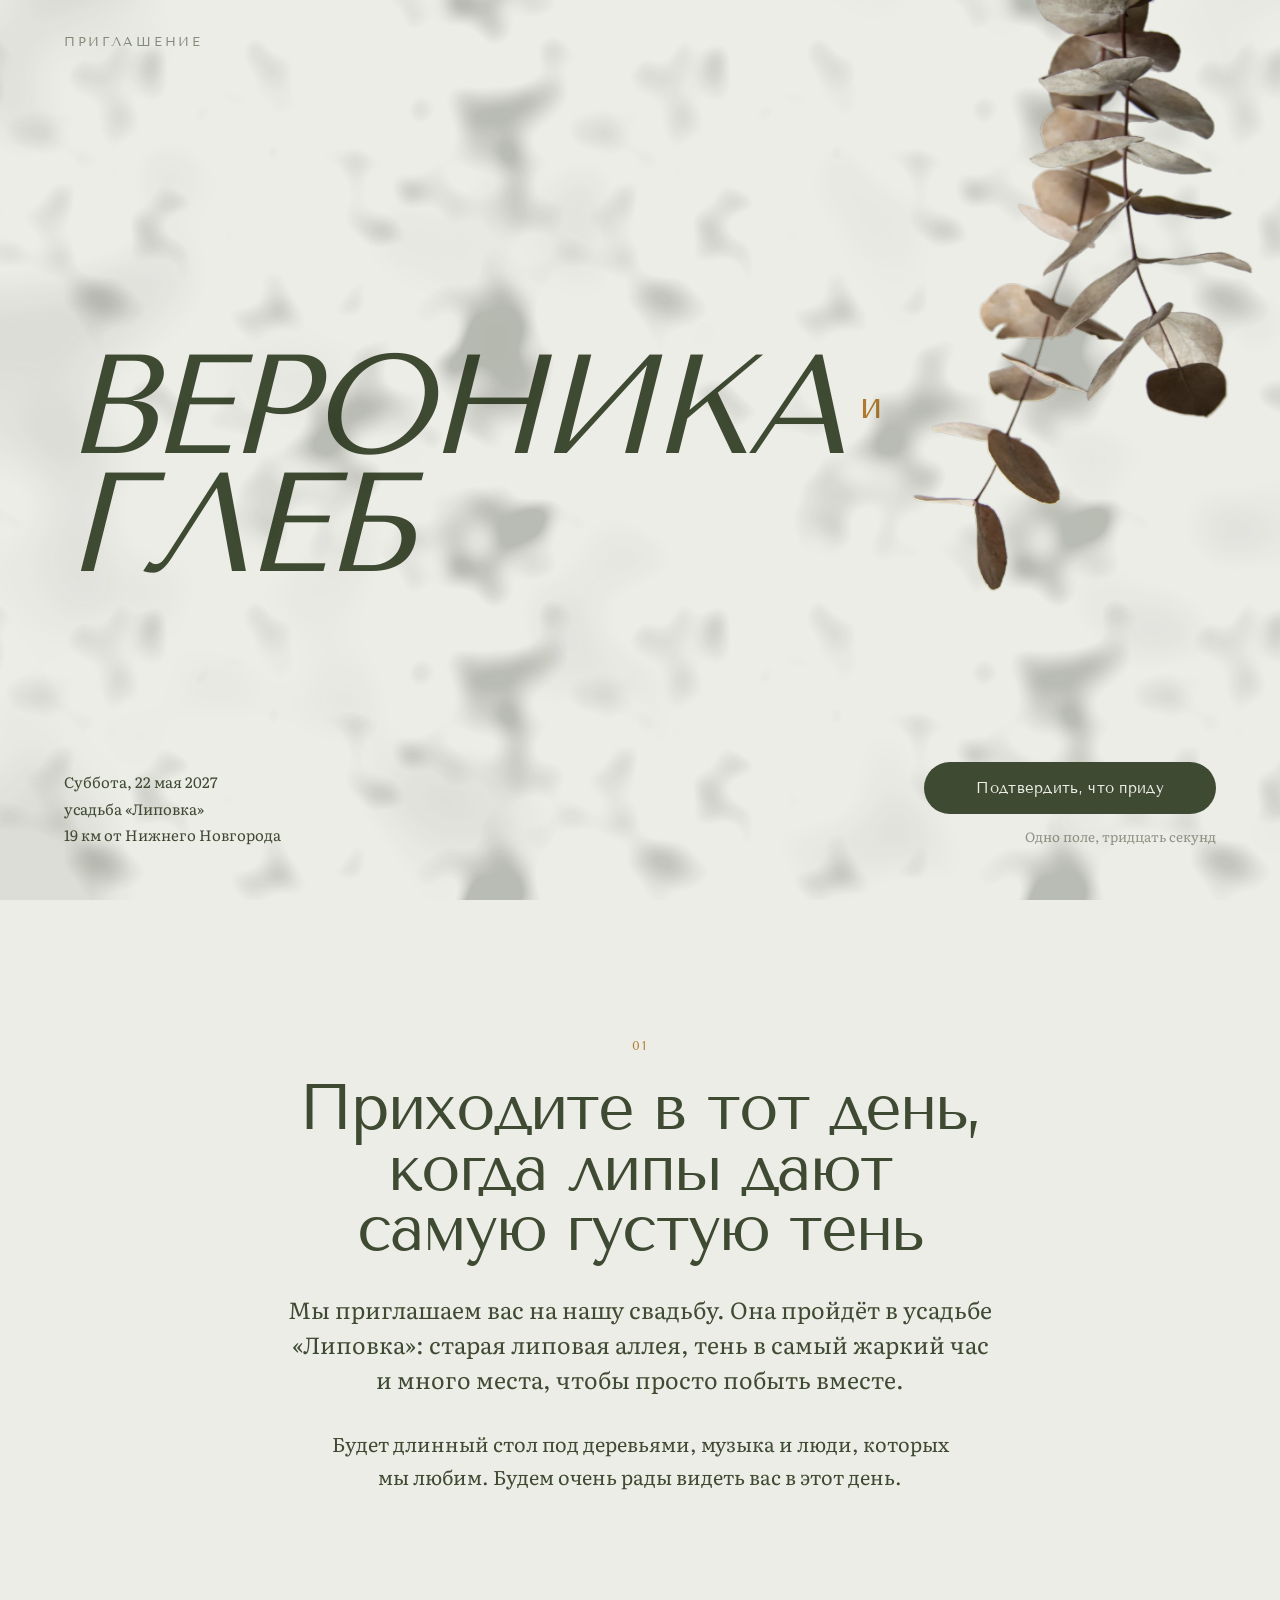
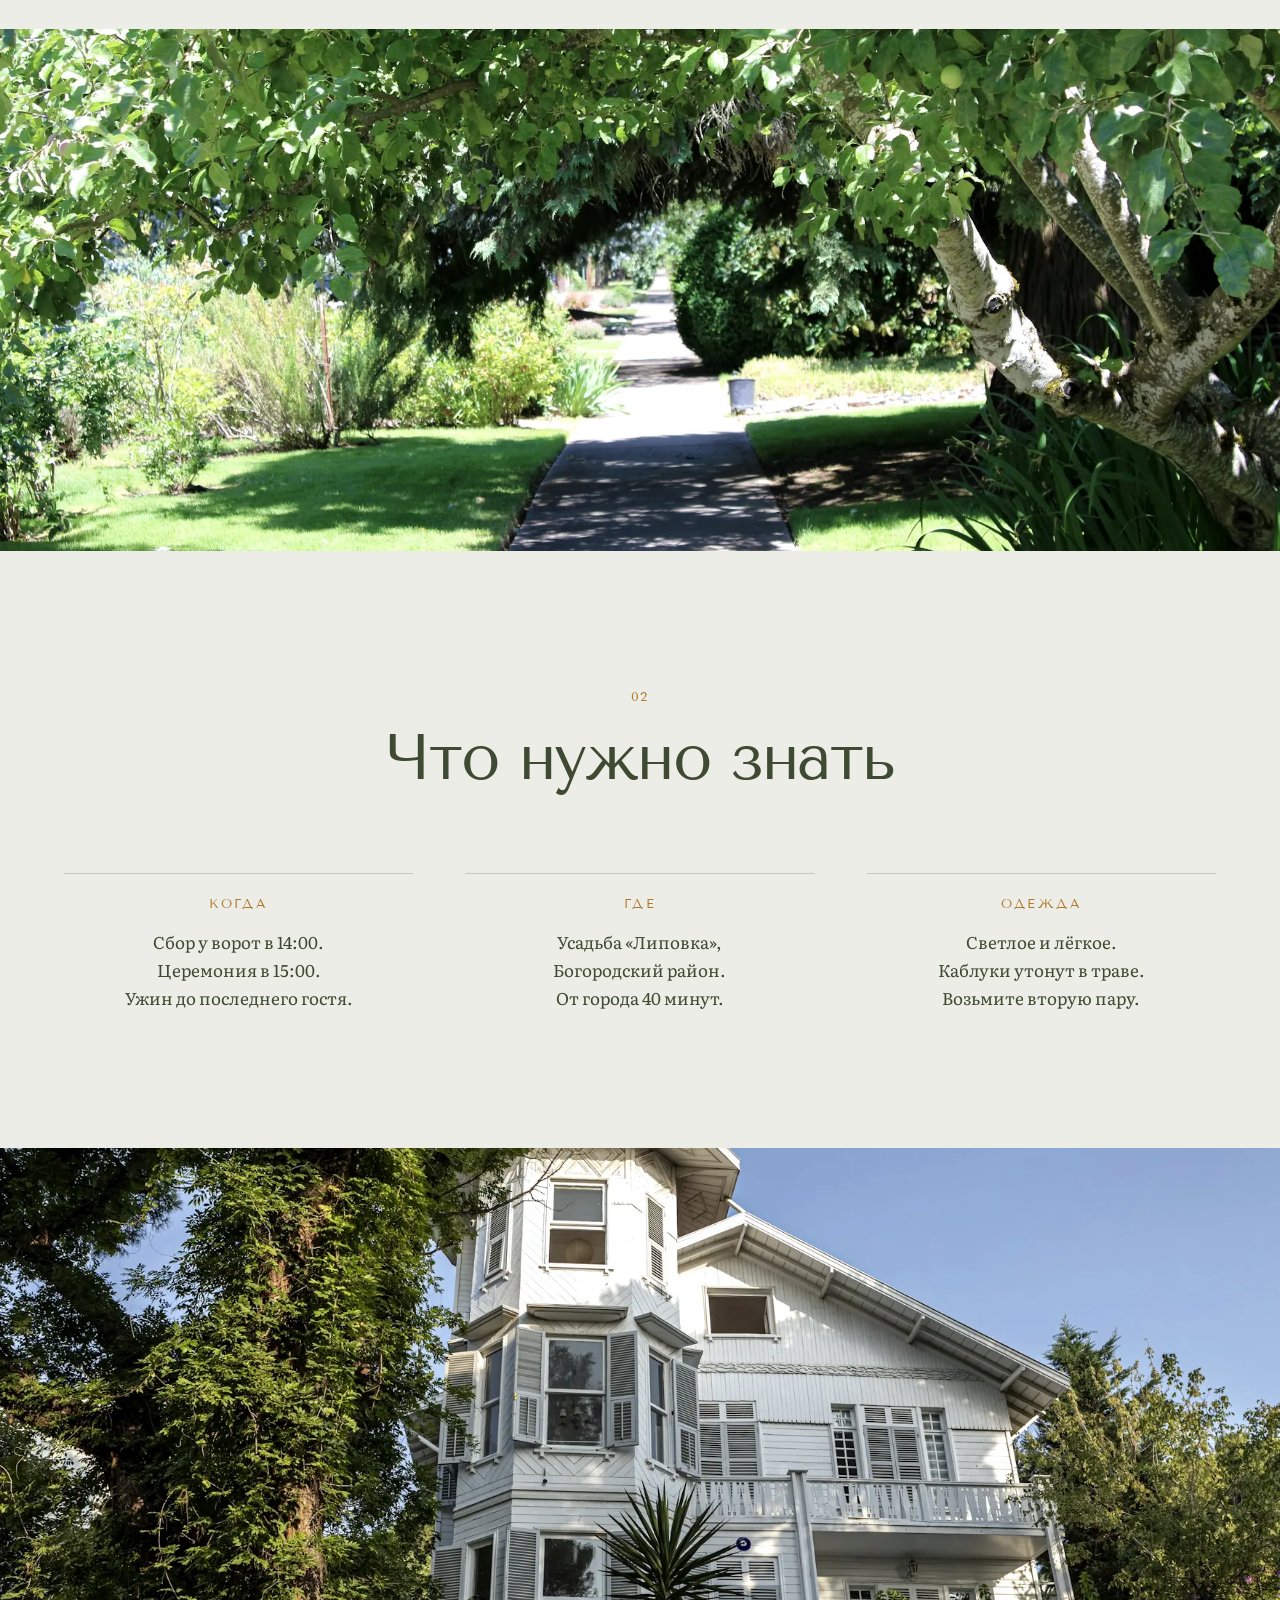
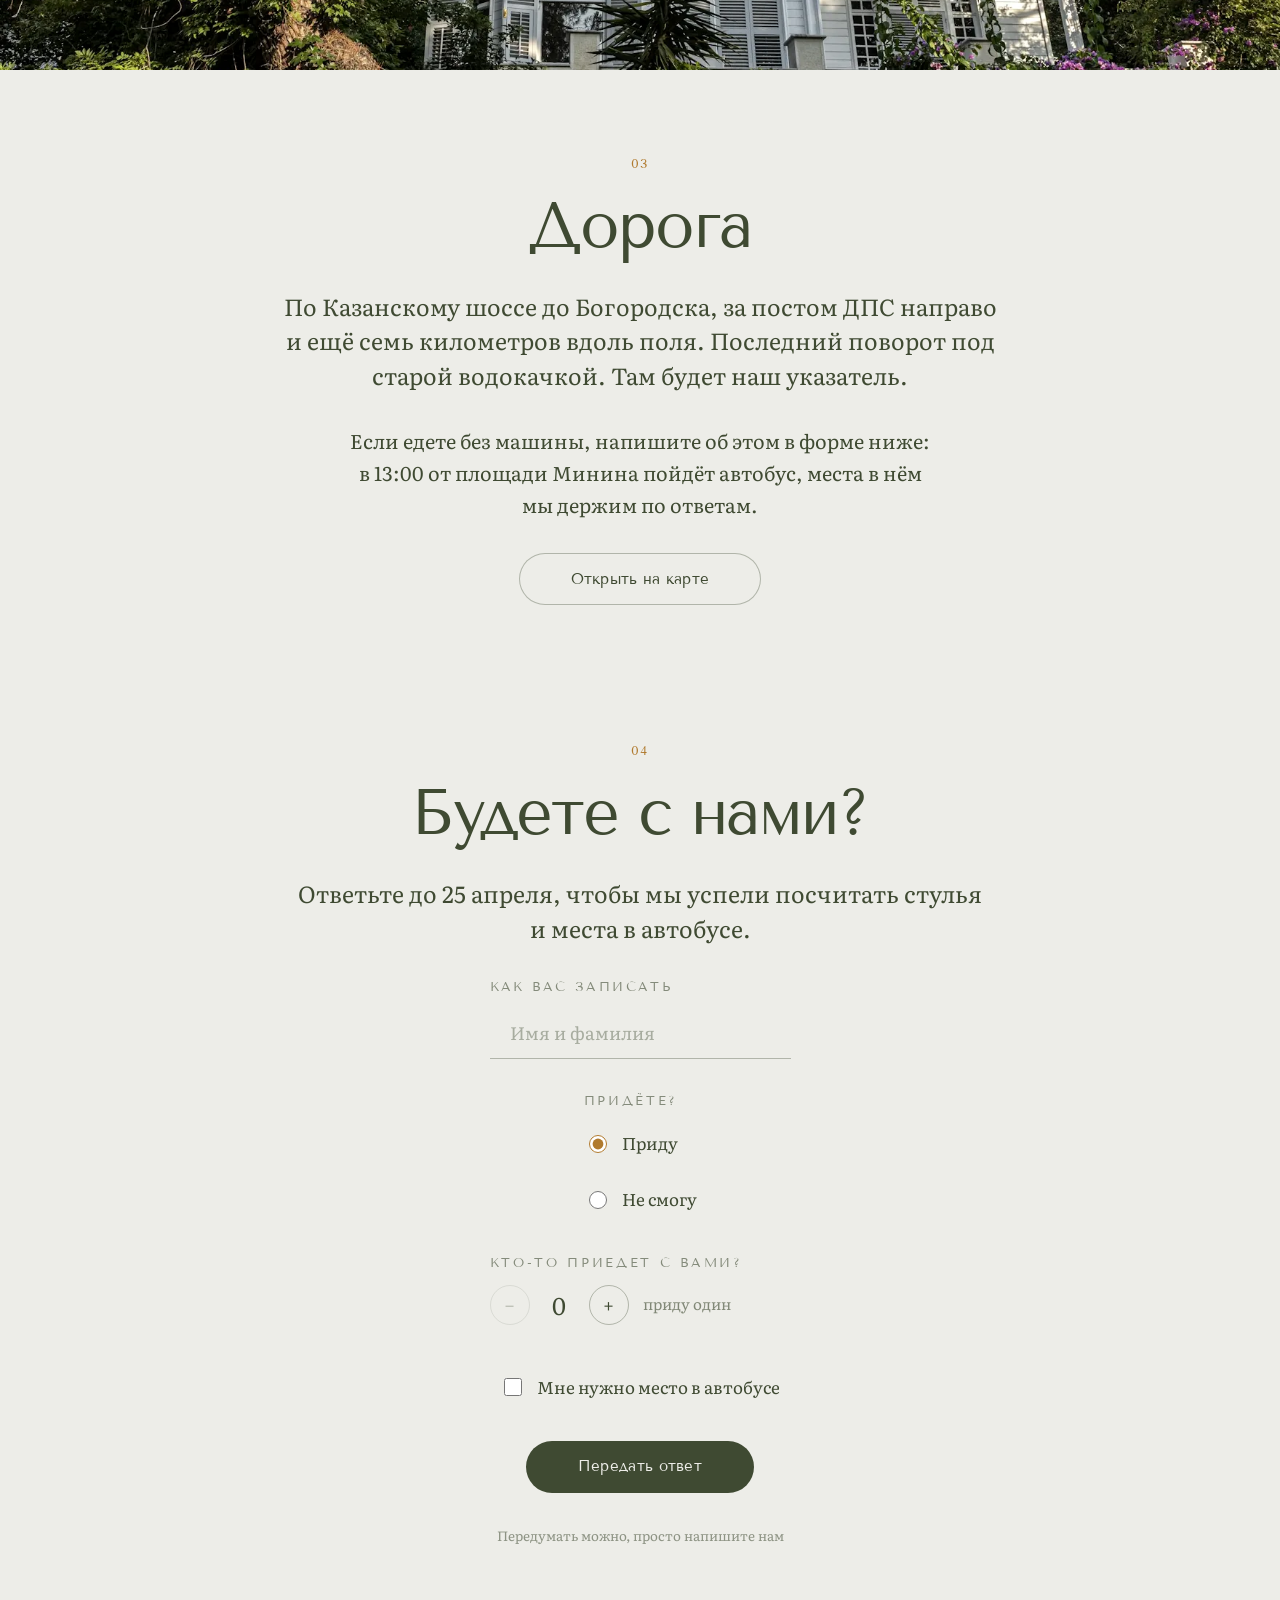
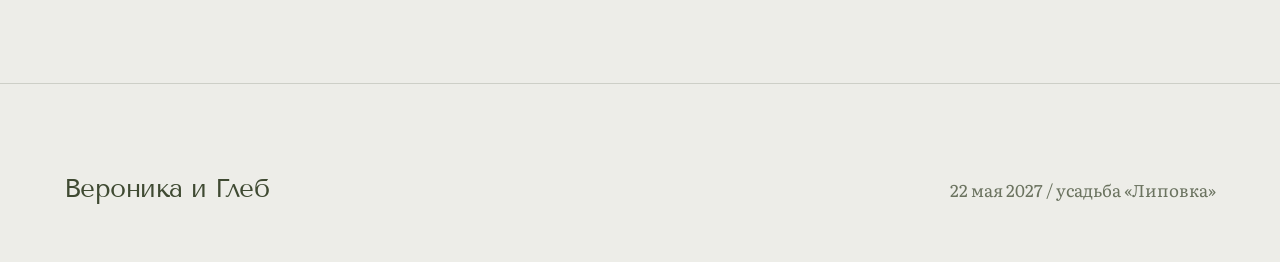
<file: polden/index.html>
<!doctype html>
<html lang="ru">
<head>
<meta charset="utf-8">
<meta name="viewport" content="width=device-width, initial-scale=1">
<title>Вероника и Глеб — 22 мая 2027</title>
<meta name="description" content="Приглашение на свадьбу Вероники и Глеба. 22 мая 2027 года, усадьба «Липовка» под Нижним Новгородом.">
<link rel="preconnect" href="https://fonts.googleapis.com">
<link rel="preconnect" href="https://fonts.gstatic.com" crossorigin>
<link href="https://fonts.googleapis.com/css2?family=Literata:opsz,wght@7..72,400&family=Tenor+Sans&display=swap" rel="stylesheet">
<link rel="stylesheet" href="styles.css">
</head>
<body>

<!-- фоновая дымка пятен на всю страницу; густой слой живёт в обложке -->
<div class="shade shade--a" aria-hidden="true"></div>

<!-- листопад: листья срываются с ветви в правом верхнем углу обложки.
     Только transform и opacity — прокрутка остаётся чистой. -->
<div class="fall" aria-hidden="true">
    <i style="--x:4%;--dur:15.5s;--delay:0s;--sc:0.92;--rot:318deg"><b></b></i>
    <i style="--x:17%;--dur:19.0s;--delay:-3.4s;--sc:0.72;--rot:-260deg"><b></b></i>
    <i style="--x:31%;--dur:13.4s;--delay:-7.1s;--sc:1.04;--rot:208deg"><b></b></i>
    <i style="--x:44%;--dur:21.5s;--delay:-1.6s;--sc:0.64;--rot:-330deg"><b></b></i>
    <i style="--x:56%;--dur:16.8s;--delay:-9.4s;--sc:0.86;--rot:272deg"><b></b></i>
    <i style="--x:66%;--dur:18.2s;--delay:-5.2s;--sc:1.0;--rot:-190deg"><b></b></i>
    <i style="--x:75%;--dur:14.6s;--delay:-12.0s;--sc:0.74;--rot:300deg"><b></b></i>
    <i style="--x:83%;--dur:20.4s;--delay:-8.0s;--sc:0.9;--rot:-238deg"><b></b></i>
    <i style="--x:90%;--dur:17.2s;--delay:-2.8s;--sc:0.66;--rot:214deg"><b></b></i>
    <i style="--x:96%;--dur:15.0s;--delay:-11.2s;--sc:0.98;--rot:-292deg"><b></b></i>
</div>

<header class="top">
  <span class="label">Приглашение</span>
</header>

<main>

  <!-- ─────────────────────────── обложка ─────────────────────────── -->
  <section class="hero" id="hero">
    <h1 class="names" aria-label="Вероника и Глеб">
      <span class="names__row"><i style="--i:0">В</i><i style="--i:1">Е</i><i style="--i:2">Р</i><i style="--i:3">О</i><i style="--i:4">Н</i><i style="--i:5">И</i><i style="--i:6">К</i><i style="--i:7">А</i><b class="names__amp">и</b></span>
      <span class="names__row"><i style="--i:8">Г</i><i style="--i:9">Л</i><i style="--i:10">Е</i><i style="--i:11">Б</i></span>
    </h1>

    <!-- Тень падает на имена и на бумагу, но не на саму ветвь: она здесь
         не украшение рядом, а то, что эту тень отбрасывает. -->
    <div class="hero__shade" aria-hidden="true"></div>

    <img class="branch" src="assets/branch.webp" alt="" width="785" height="1352" fetchpriority="high" decoding="async">

    <div class="hero__foot">
      <p class="hero__where rise">
        Суббота, 22&nbsp;мая 2027<br>
        усадьба «Липовка»<br>
        19&nbsp;км от&nbsp;Нижнего Новгорода
      </p>
      <div class="hero__act rise" style="--d:140ms">
        <a class="btn" href="#answer">
          <span class="btn__fill"></span>
          <span class="btn__label">Подтвердить, что приду</span>
        </a>
        <p class="friction">Одно поле, тридцать секунд</p>
      </div>
    </div>
  </section>

  <!-- ─────────────────────────── 01 приглашение ─────────────────────────── -->
  <section class="invite" id="invite">
    <div class="wrap invite__grid">
      <p class="num">01</p>
      <div class="invite__text">
        <h2 class="rise">Приходите в&nbsp;тот день,<br>когда липы дают<br>самую густую тень</h2>
        <p class="lead rise" style="--d:100ms">
          Мы приглашаем вас на&nbsp;нашу свадьбу. Она пройдёт в&nbsp;усадьбе
          «Липовка»: старая липовая аллея, тень в&nbsp;самый жаркий час
          и&nbsp;много места, чтобы просто побыть вместе.
        </p>
        <p class="rise" style="--d:180ms">
          Будет длинный стол под деревьями, музыка и&nbsp;люди, которых
          мы&nbsp;любим. Будем очень рады видеть вас в&nbsp;этот день.
        </p>
      </div>
    </div>
    <figure class="shot">
      <img src="assets/alley.webp" alt="Липовая аллея в полдень: свет пробивается сквозь листву на дорожку" width="2000" height="1334" loading="lazy" decoding="async">
    </figure>
  </section>

  <!-- ─────────────────────────── 03 что нужно знать ─────────────────────────── -->
  <section class="facts" id="facts">
    <div class="wrap">
      <p class="num">02</p>
      <h2 class="rise">Что нужно знать</h2>
      <ul class="facts__list">
        <li class="fact rise">
          <p class="fact__k">Когда</p>
          <p class="fact__v">Сбор у&nbsp;ворот в&nbsp;14:00.<br>Церемония в&nbsp;15:00.<br>Ужин до&nbsp;последнего гостя.</p>
        </li>
        <li class="fact rise" style="--d:80ms">
          <p class="fact__k">Где</p>
          <p class="fact__v">Усадьба «Липовка»,<br>Богородский район.<br>От&nbsp;города 40&nbsp;минут.</p>
        </li>
        <li class="fact rise" style="--d:160ms">
          <p class="fact__k">Одежда</p>
          <p class="fact__v">Светлое и&nbsp;лёгкое.<br>Каблуки утонут в&nbsp;траве.<br>Возьмите вторую пару.</p>
        </li>
      </ul>
    </div>
  </section>

  <!-- ─────────────────────────── 04 дорога ─────────────────────────── -->
  <section class="road" id="road">
    <figure class="shot shot--road">
      <img src="assets/venue.webp" alt="Усадьба «Липовка»: белый деревянный дом среди деревьев" width="1800" height="1200" loading="lazy" decoding="async">
    </figure>
    <div class="wrap road__grid">
      <p class="num">03</p>
      <div class="road__text">
        <h2 class="rise">Дорога</h2>
        <p class="lead rise" style="--d:100ms">
          По&nbsp;Казанскому шоссе до&nbsp;Богородска, за&nbsp;постом ДПС направо
          и&nbsp;ещё семь километров вдоль поля. Последний поворот
          под старой водокачкой. Там будет наш указатель.
        </p>
        <p class="rise" style="--d:180ms">
          Если едете без машины, напишите об&nbsp;этом в&nbsp;форме ниже:
          в&nbsp;13:00 от&nbsp;площади Минина пойдёт автобус, места
          в&nbsp;нём мы&nbsp;держим по&nbsp;ответам.
        </p>
        <a class="btn btn--line rise" style="--d:240ms" href="https://yandex.ru/maps/?text=Богородский+район+Нижегородская+область" target="_blank" rel="noopener">
          <span class="btn__fill"></span>
          <span class="btn__label">Открыть на карте</span>
        </a>
      </div>
    </div>
  </section>

  <!-- ─────────────────────────── 05 ответ ─────────────────────────── -->
  <section class="answer" id="answer">
    <div class="wrap answer__grid">
      <p class="num">04</p>
      <div class="answer__box">
        <h2 class="rise" id="answer-title">Будете с&nbsp;нами?</h2>
        <p class="lead rise" style="--d:100ms">
          Ответьте до&nbsp;25&nbsp;апреля, чтобы мы&nbsp;успели посчитать
          стулья и&nbsp;места в&nbsp;автобусе.
        </p>

        <form class="form rise" style="--d:180ms" id="rsvp" novalidate>
          <div class="field">
            <label for="guest">Как вас записать</label>
            <input id="guest" name="guest" type="text" autocomplete="name"
                   placeholder="Имя и фамилия" required>
            <p class="field__err" id="guest-err" hidden>Напишите, пожалуйста, имя</p>
          </div>

          <fieldset class="choice">
            <legend class="label">Придёте?</legend>
            <label class="choice__opt">
              <input type="radio" name="going" value="yes" checked>
              <span>Приду</span>
            </label>
            <label class="choice__opt">
              <input type="radio" name="going" value="no">
              <span>Не смогу</span>
            </label>
          </fieldset>

          <div class="field">
            <span class="label" id="plusQ">Кто-то приедет с вами?</span>
            <div class="cnt">
              <button class="cnt__b" type="button" data-d="-1" aria-label="Убрать одного">&minus;</button>
              <output class="cnt__v" id="plusV" for="plusQ">0</output>
              <button class="cnt__b" type="button" data-d="1" aria-label="Добавить одного">+</button>
              <span class="cnt__hint" id="plusHint">приду один</span>
            </div>
            <div class="mates" id="mates"></div>
          </div>

          <label class="check">
            <input type="checkbox" name="bus" value="1">
            <span>Мне нужно место в&nbsp;автобусе</span>
          </label>

          <button class="btn" type="submit">
            <span class="btn__fill"></span>
            <span class="btn__label">Передать ответ</span>
          </button>
          <p class="friction">Передумать можно, просто напишите нам</p>
        </form>

        <div class="thanks" id="thanks" hidden>
          <p class="thanks__big">Записали.</p>
          <p class="thanks__sub" id="thanks-sub"></p>
        </div>
      </div>
    </div>
  </section>

</main>

<footer class="foot">
  <div class="wrap foot__grid">
    <p class="foot__names">Вероника и Глеб</p>
    <p class="foot__meta">22&nbsp;мая 2027 / усадьба «Липовка»</p>
  </div>
</footer>

<script src="script.js"></script>
</body>
</html>
</file>
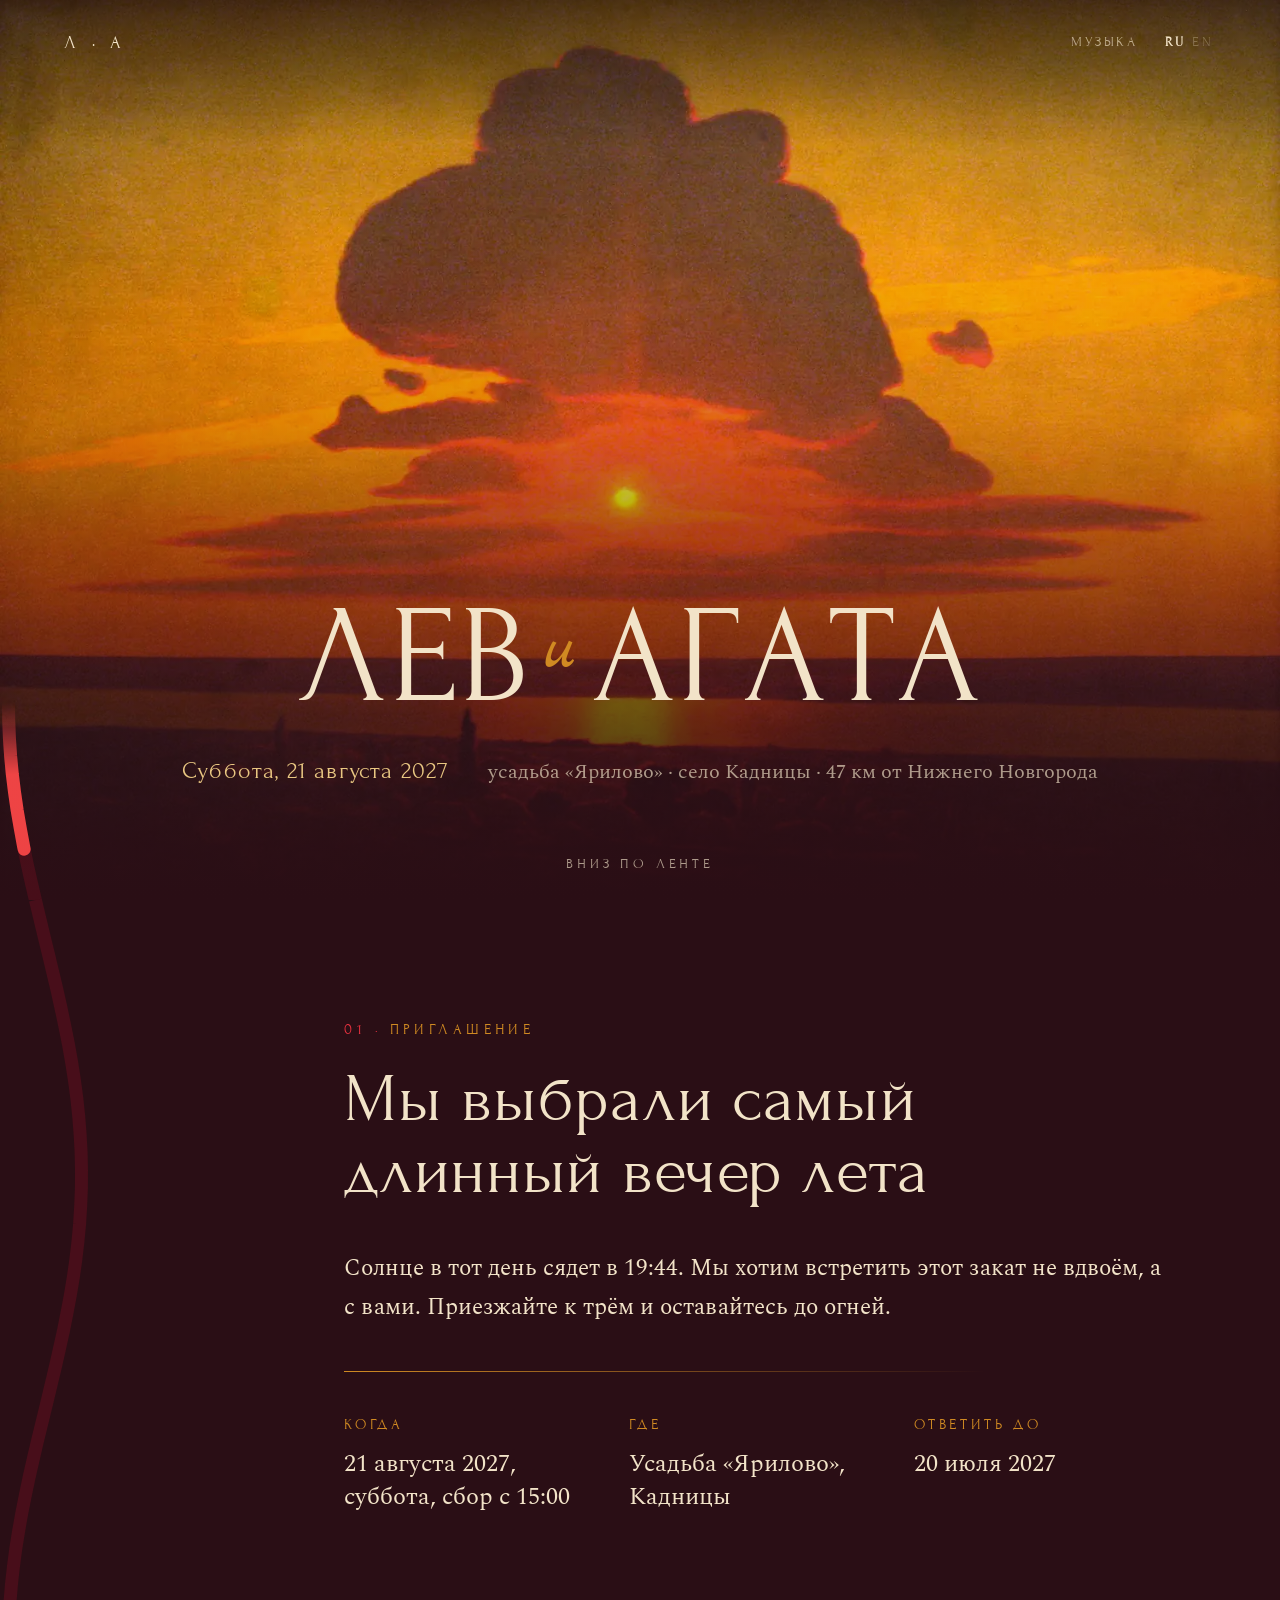
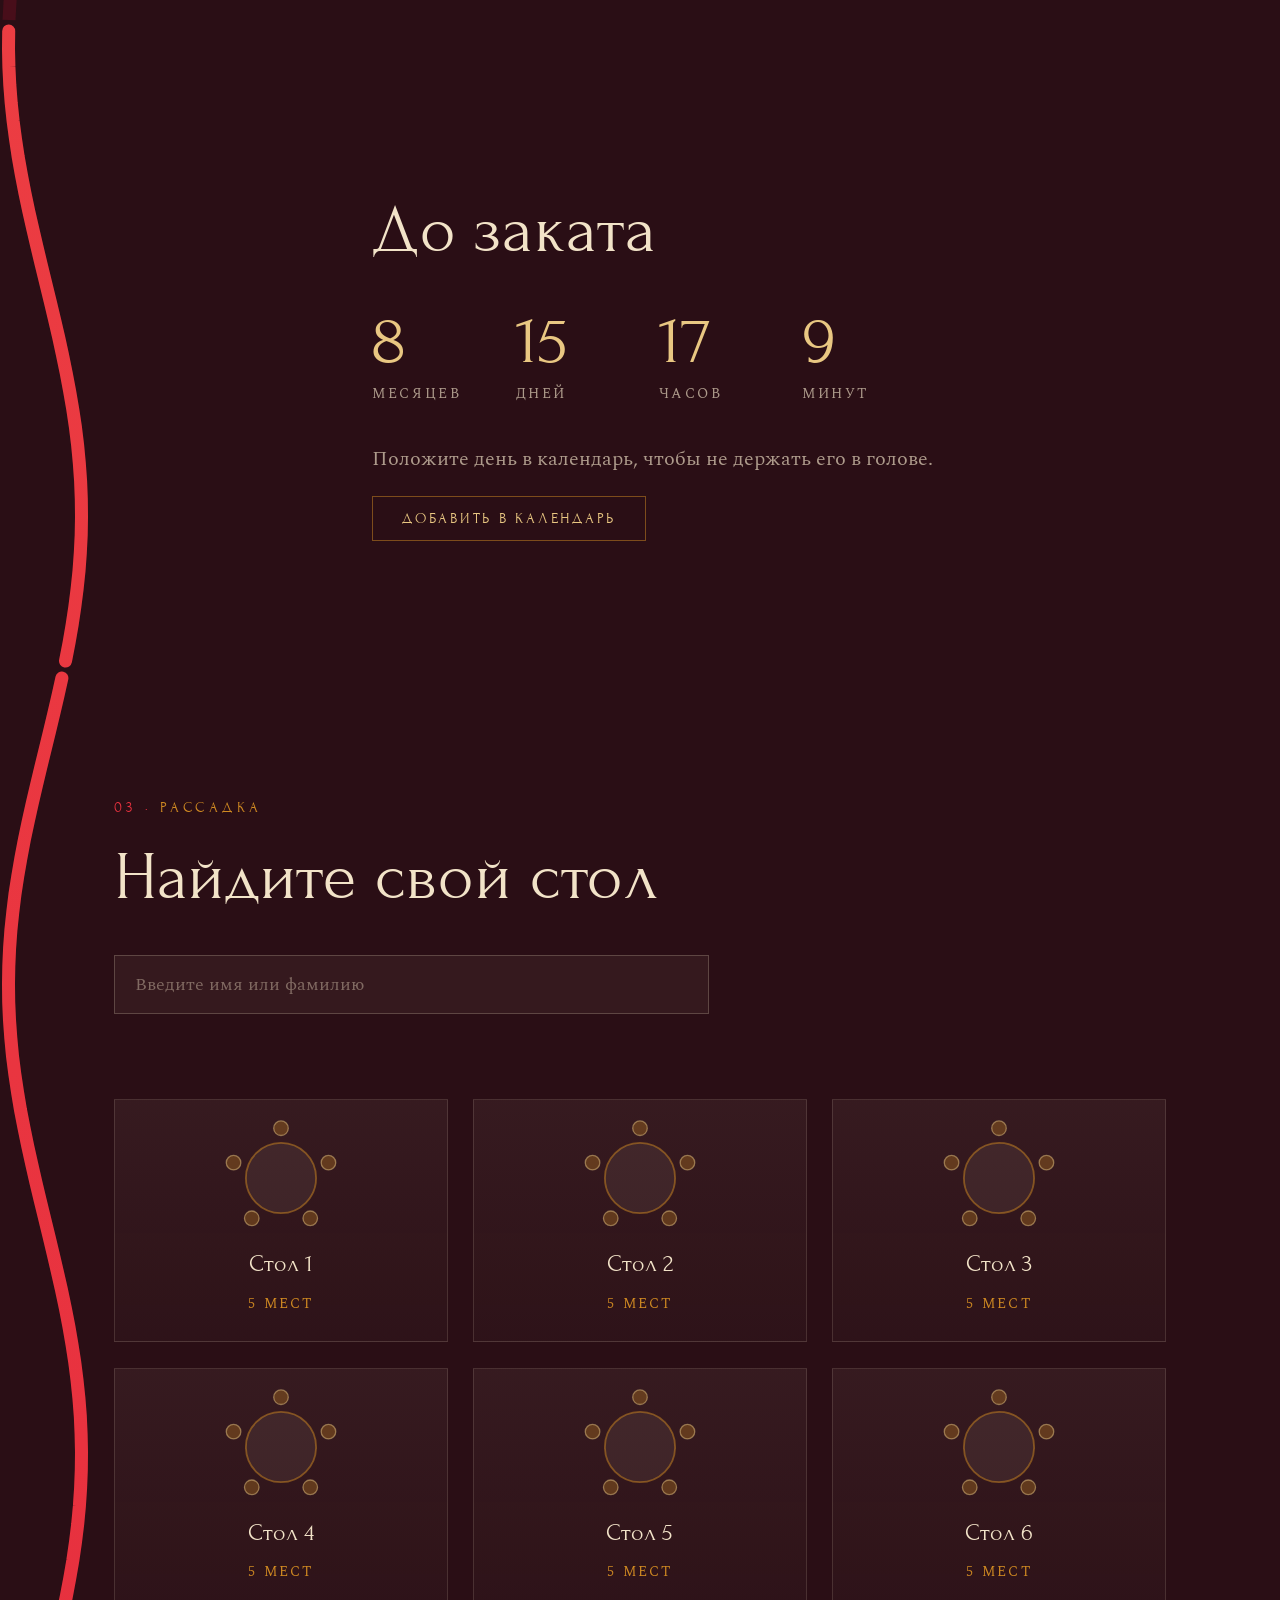
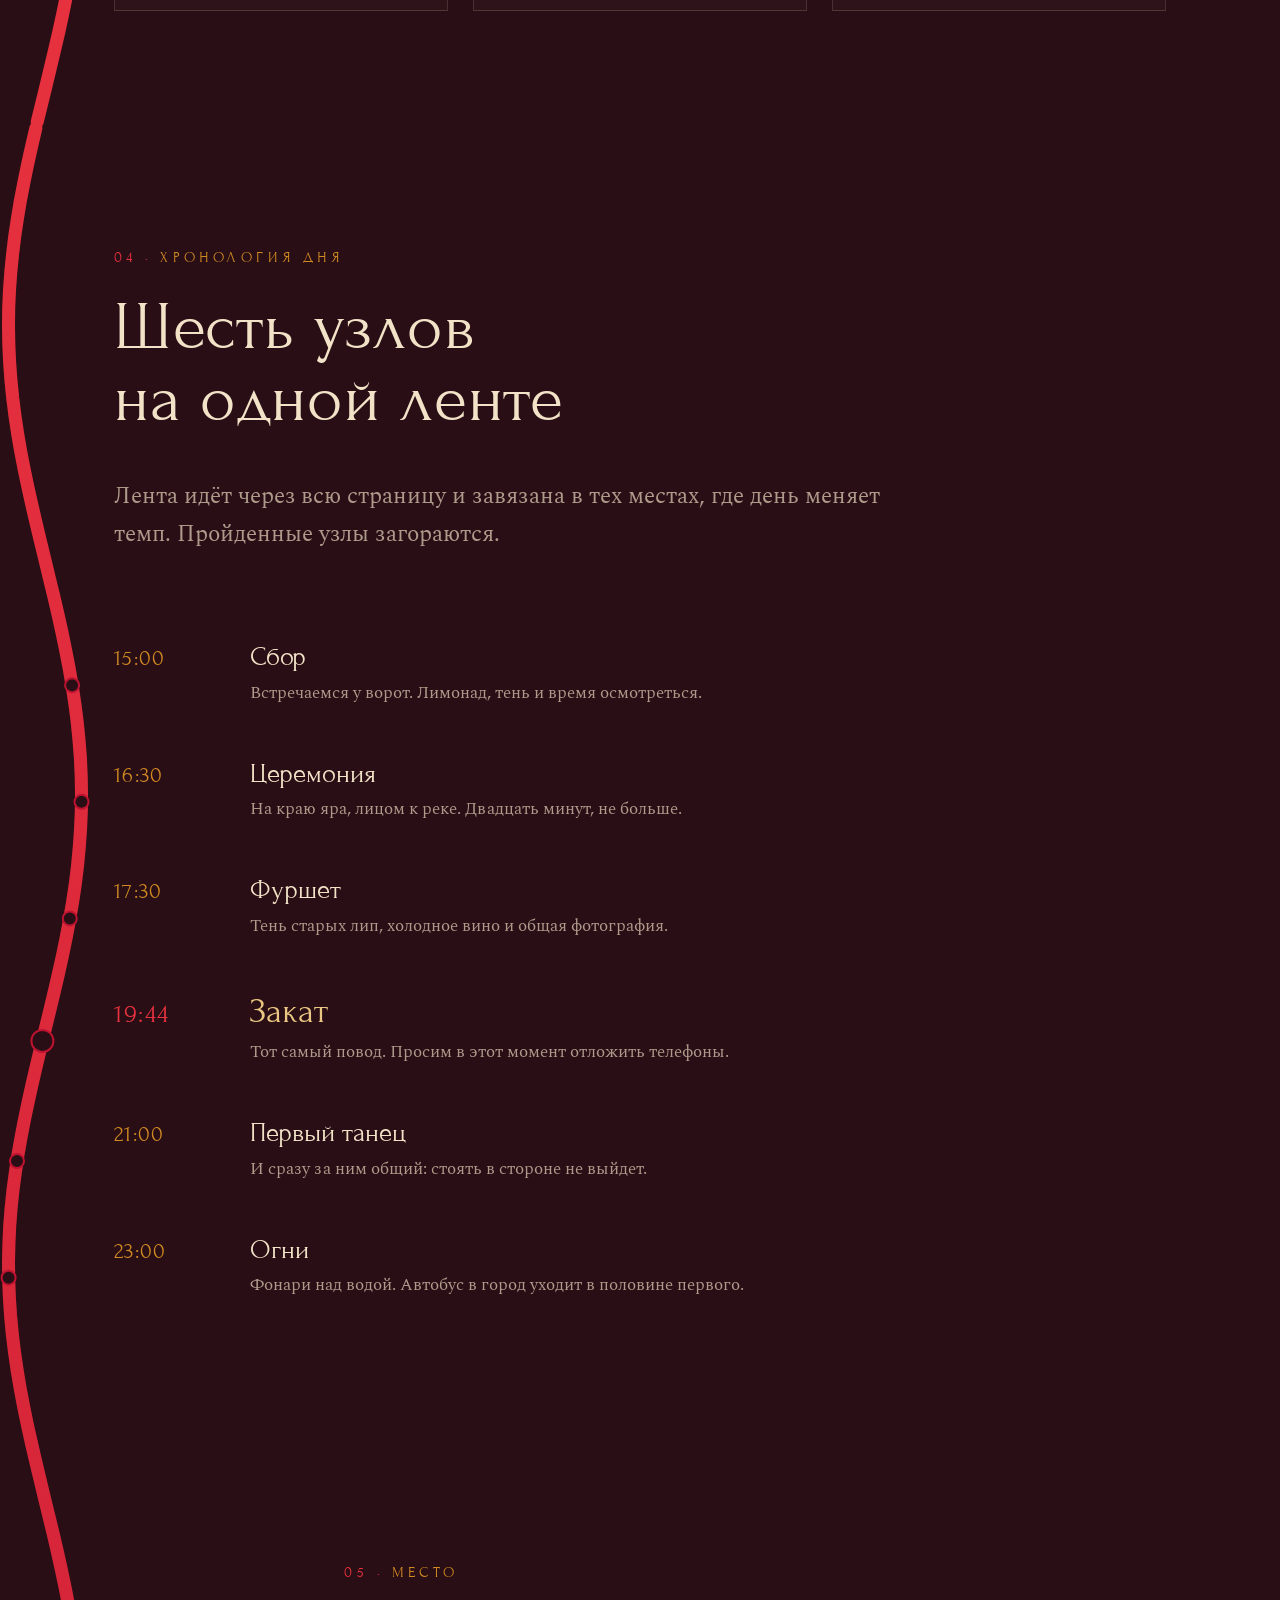
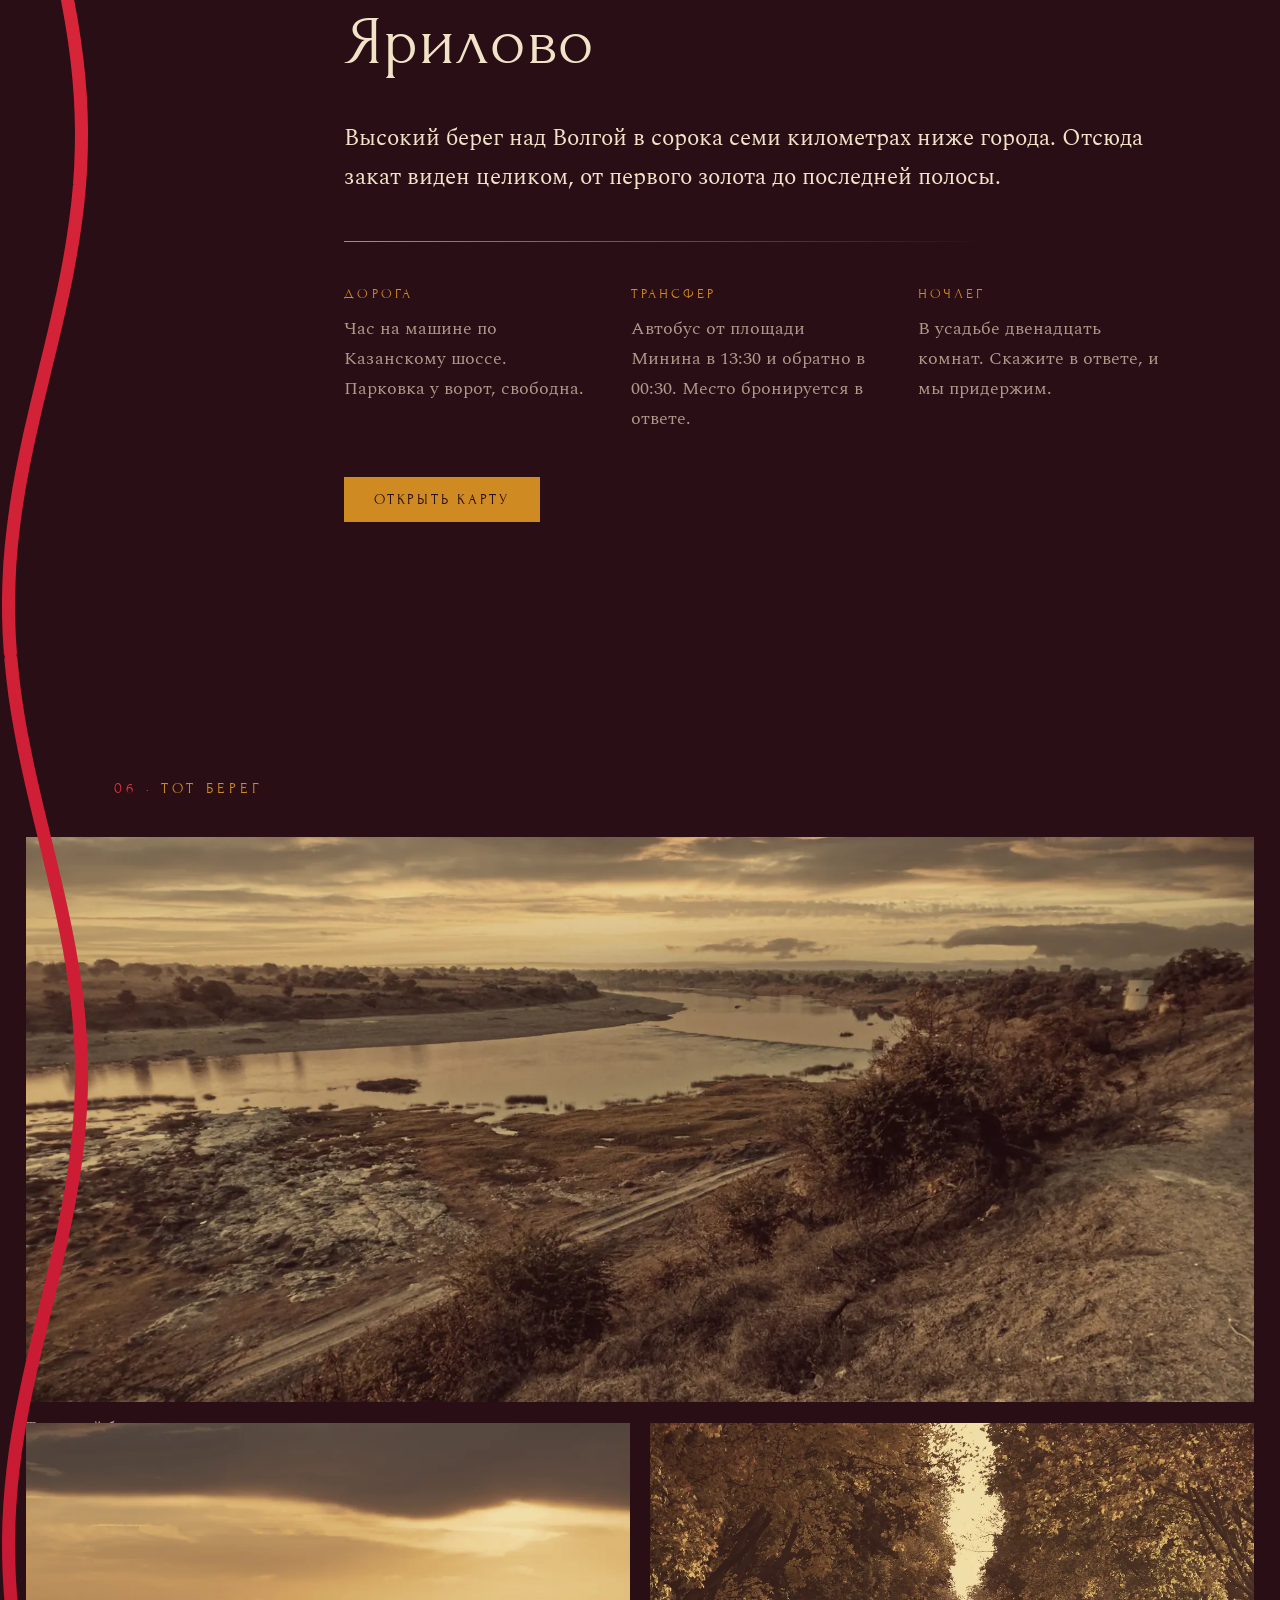
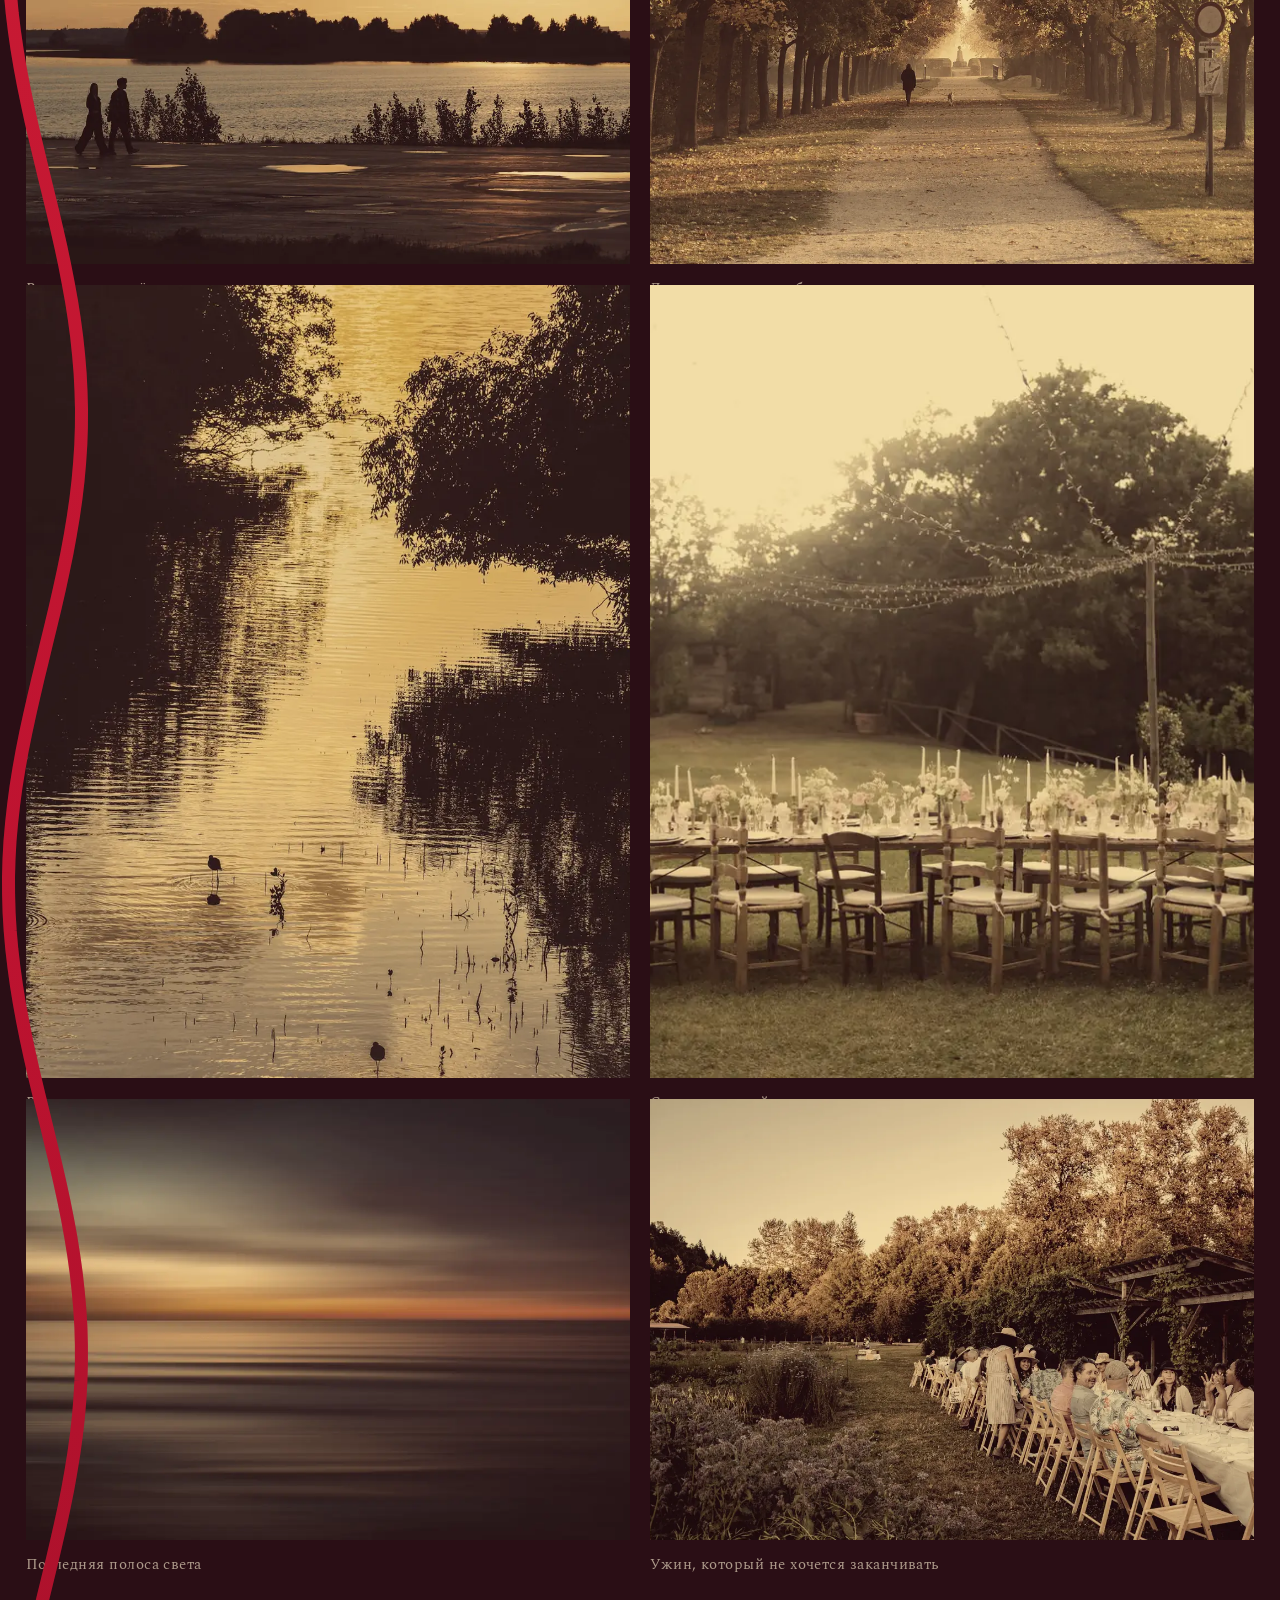
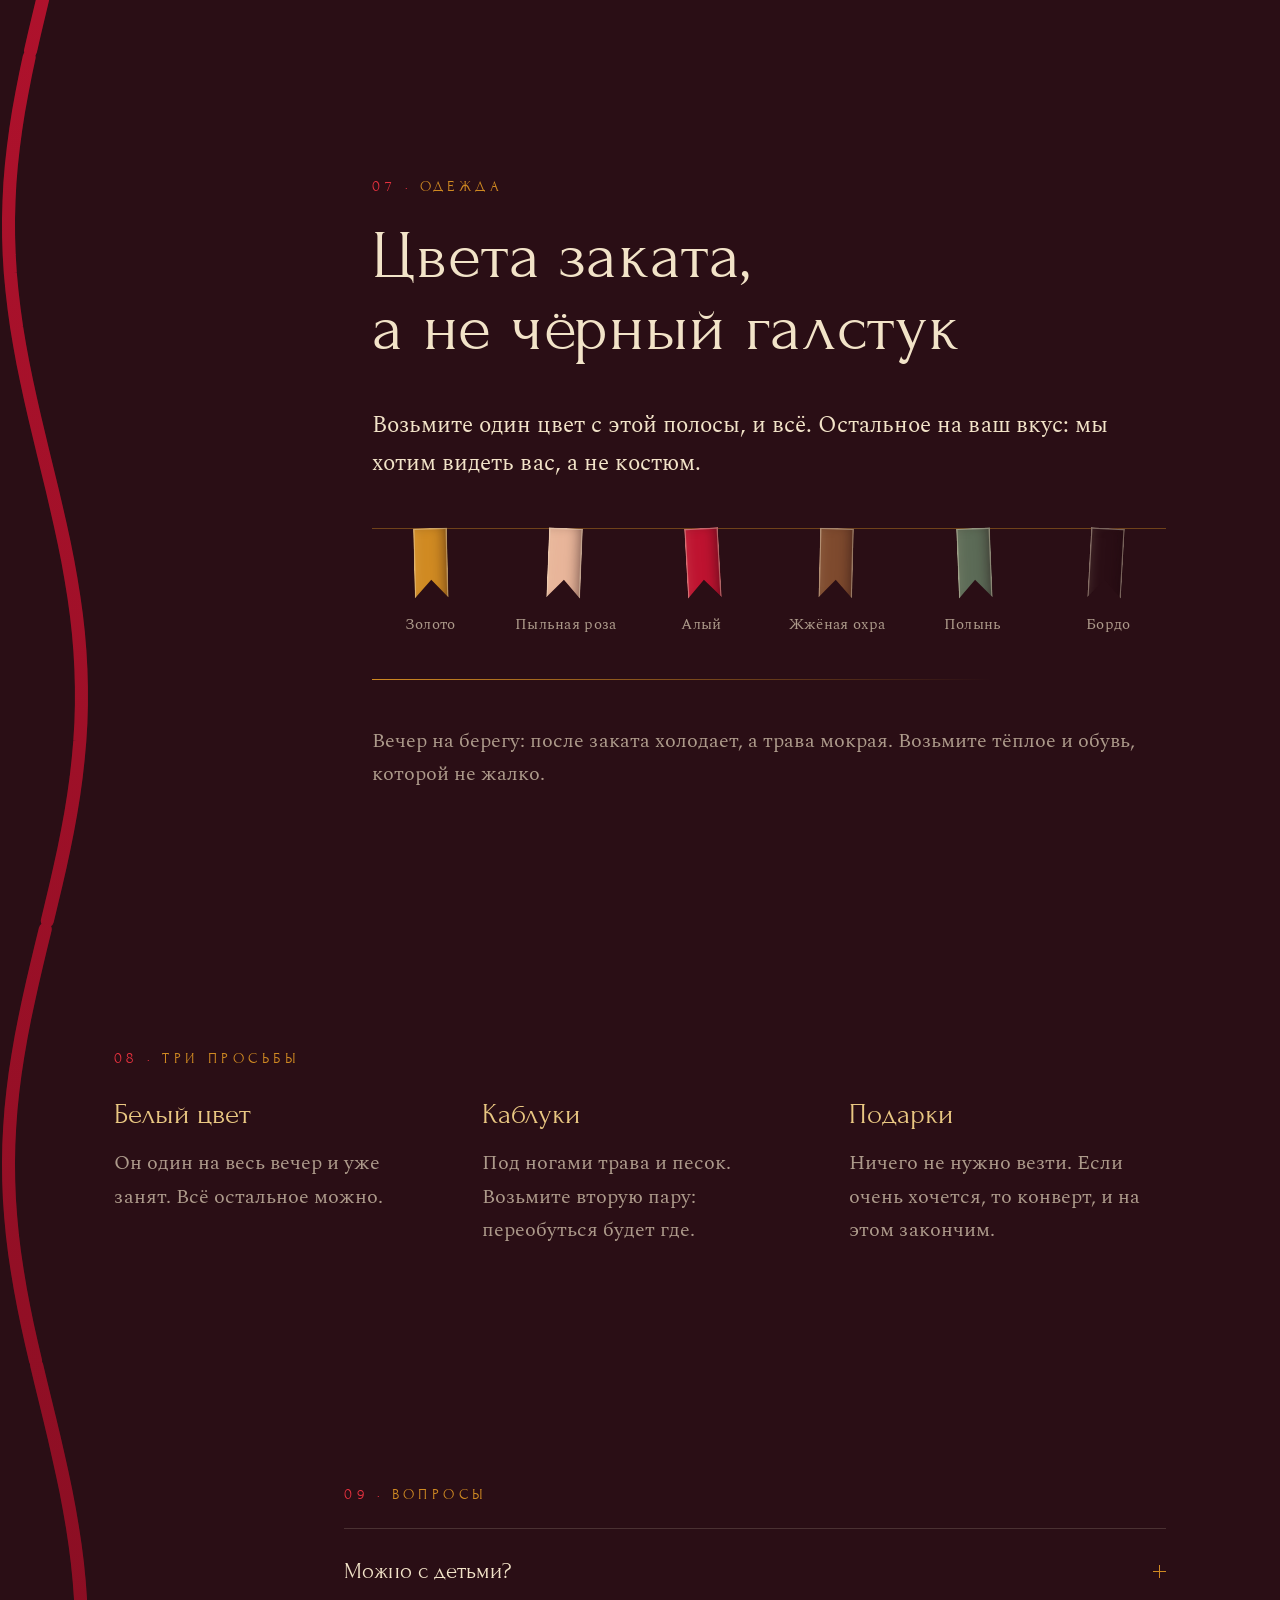
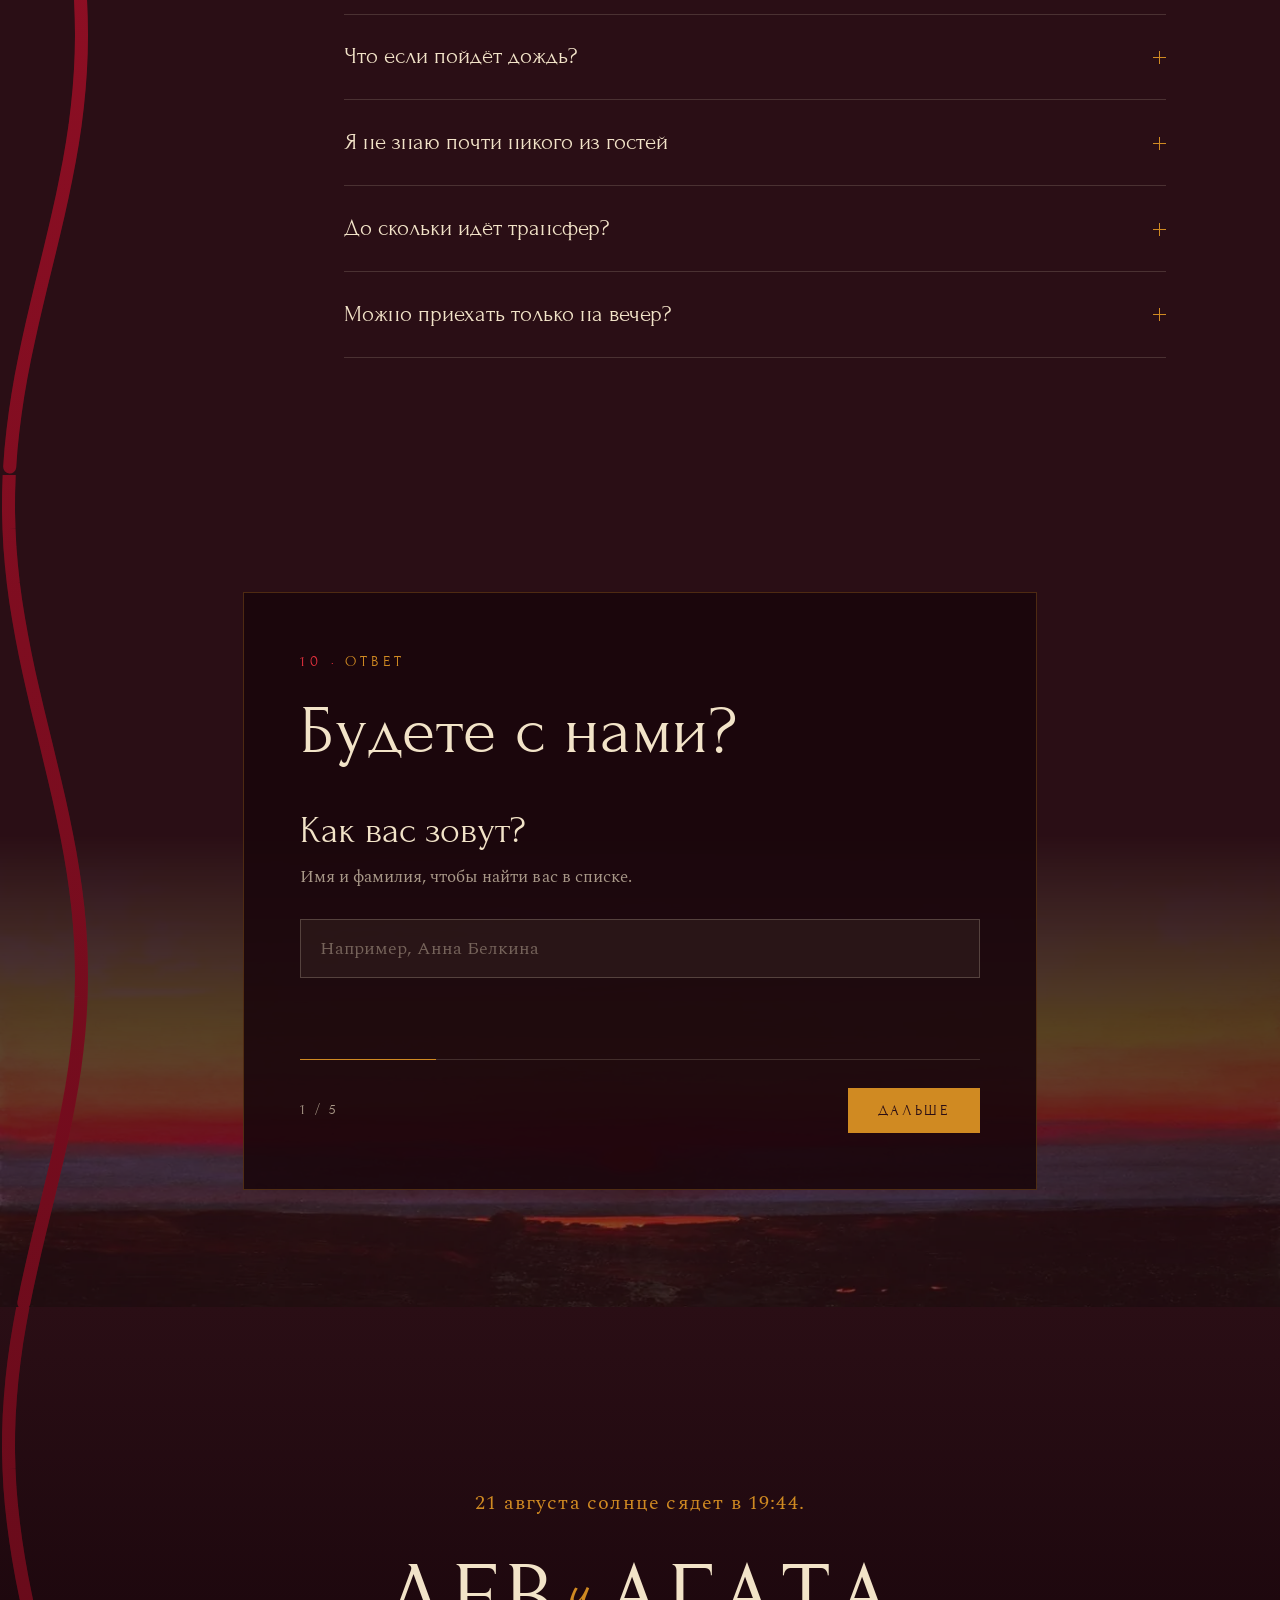
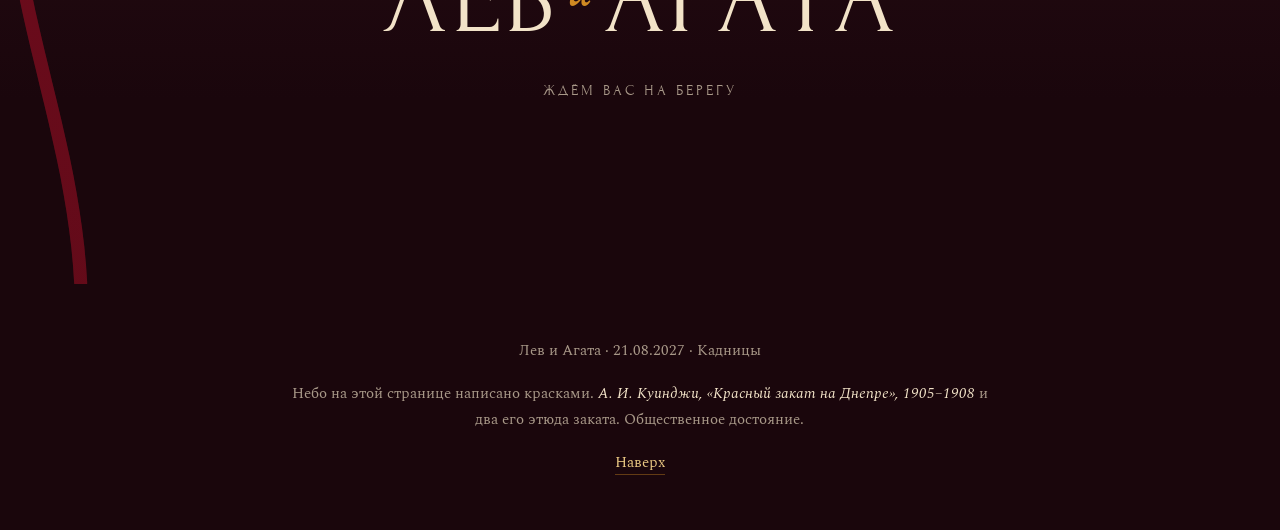
<file: portal/index.html>
<!DOCTYPE html>
<html lang="ru">
<head>
<meta charset="utf-8">
<meta name="viewport" content="width=device-width, initial-scale=1">
<title>Лев и Агата · 21 августа 2027</title>
<meta name="description" content="Приглашение на свадьбу Льва и Агаты. 21 августа 2027, усадьба «Ярилово» на Волге.">
<meta name="theme-color" content="#2A0E15">
<link rel="preconnect" href="https://fonts.googleapis.com">
<link rel="preconnect" href="https://fonts.gstatic.com" crossorigin>
<link href="https://fonts.googleapis.com/css2?family=Forum&family=Marck+Script&family=Spectral:ital,wght@0,300;0,400;0,500;0,600;1,400&display=swap" rel="stylesheet">
<link rel="stylesheet" href="styles.css">
</head>
<body>

<!-- Общие defs: заливка голубей куском той же картины и градиент ленты. -->
<svg width="0" height="0" style="position:absolute" aria-hidden="true" focusable="false">
  <defs>
    <pattern id="doveGold" patternUnits="objectBoundingBox" width="1" height="1">
      <image href="assets/dove-fill.webp" x="0" y="0" width="100" height="100"
             preserveAspectRatio="xMidYMid slice"></image>
    </pattern>
    <linearGradient id="ribbonGrad" x1="0" y1="0" x2="0" y2="1">
      <stop offset="0"   stop-color="#E8323F"></stop>
      <stop offset=".45" stop-color="#BE1330"></stop>
      <stop offset="1"   stop-color="#7E0A1E"></stop>
    </linearGradient>
  </defs>
</svg>

<!-- Шаблон голубя: три позы крыла, переключаются ступенями. -->
<template id="dove-tpl">
  <div class="dove__bob">
    <!-- Три позы крыла лежат ОТДЕЛЬНЫМИ svg, а не группами внутри одного:
         opacity на <g> внутри SVG не компонуется и заставляет перерисовку.
         Замер дал 7 медленных кадров из 242 с группами и 0 без голубей —
         отдельный слой с will-change:opacity переключается композитором.
         Дальнее крыло уходит ЗА корпус, ближнее ложится поверх: без этой
         глубины силуэт читается плоской галочкой, а не птицей. -->
      <svg class="pose pose--1" viewBox="0 0 100 100" aria-hidden="true">
        <path d="M61 52C58 39 52 25 38 13 45 27 51 40 53 52Z" fill="var(--dove-far)" opacity=".75"/>
        <path d="M95 47C92.5 43.5 90.5 42 88 42 84 41.5 81.5 43 81 45L67 47 30 53.5 9 48.5 16 55.5 8 61.5 30 62.5C50 64 64 62.5 77 55.5 83 52.5 88.5 50 95 47Z" fill="var(--dove)"/>
        <circle cx="86" cy="45.4" r="1.5" fill="#2A0E15" opacity=".75"/>
        <path d="M70 51C66 33 58 15 38 1 47 18 54 34 58 51Z" fill="var(--dove)"/>
      </svg>
      <svg class="pose pose--2" viewBox="0 0 100 100" aria-hidden="true">
        <path d="M63 53C57 51 48 49 32 44 45 52 56 55 60 56Z" fill="var(--dove-far)" opacity=".75"/>
        <path d="M95 47C92.5 43.5 90.5 42 88 42 84 41.5 81.5 43 81 45L67 47 30 53.5 9 48.5 16 55.5 8 61.5 30 62.5C50 64 64 62.5 77 55.5 83 52.5 88.5 50 95 47Z" fill="var(--dove)"/>
        <circle cx="86" cy="45.4" r="1.5" fill="#2A0E15" opacity=".75"/>
        <path d="M70 51C62 48 50 45 24 38 44 49 59 53 63 54Z" fill="var(--dove)"/>
      </svg>
      <svg class="pose pose--3" viewBox="0 0 100 100" aria-hidden="true">
        <path d="M61 52C58 65 52 79 38 91 45 77 51 64 53 52Z" fill="var(--dove-far)" opacity=".75"/>
        <path d="M95 47C92.5 43.5 90.5 42 88 42 84 41.5 81.5 43 81 45L67 47 30 53.5 9 48.5 16 55.5 8 61.5 30 62.5C50 64 64 62.5 77 55.5 83 52.5 88.5 50 95 47Z" fill="var(--dove)"/>
        <circle cx="86" cy="45.4" r="1.5" fill="#2A0E15" opacity=".75"/>
        <path d="M70 51C66 69 58 87 38 100 47 83 54 68 58 51Z" fill="var(--dove)"/>
      </svg>
  </div>
</template>

<!-- ══ обложка ══════════════════════════════════════════════════════ -->
<header class="hero" id="top">
  <picture>
    <source media="(max-width: 720px)" sizes="100vw"
            srcset="assets/sky-hero-m-750.webp 750w, assets/sky-hero-m.webp 1100w">
    <img class="hero__sky" src="assets/sky-hero-1500.webp" sizes="100vw"
         srcset="assets/sky-hero-1500.webp 1500w, assets/sky-hero.webp 2200w"
         width="2200" height="1611" fetchpriority="high"
         alt="Закатное небо: золото, тёмное облако и низкое красное солнце над рекой">
  </picture>
  <div class="hero__veil"></div>
  <div class="doves" id="doves" aria-hidden="true"></div>

  <div class="hero__top">
    <button class="mono" id="mono" type="button" aria-label="Лев и Агата">Л · А</button>
    <div class="hero__tools">
      <button class="tool" id="music" type="button" aria-pressed="false">
        <span data-ru="Музыка" data-en="Music">Музыка</span>
      </button>
      <button class="tool lang" id="lang" type="button">
        <b>RU</b> <span>EN</span>
      </button>
    </div>
  </div>

  <div class="hero__body">
    <h1 class="names" id="names">Лев<span class="amp">и</span>Агата</h1>
    <div class="hero__meta">
      <b data-ru="Суббота, 21 августа 2027" data-en="Saturday, 21 August 2027">Суббота, 21 августа 2027</b>
      <span data-ru="усадьба «Ярилово» · село Кадницы · 47 км от Нижнего Новгорода"
            data-en="Yarilovo estate · Kadnitsy · 47 km from Nizhny Novgorod">усадьба «Ярилово» · село Кадницы · 47 км от Нижнего Новгорода</span>
    </div>
  </div>
  <div class="hero__scroll" data-ru="Вниз по ленте" data-en="Follow the ribbon">Вниз по ленте</div>
</header>

<main>

<!-- ══ 01 приглашение ═══════════════════════════════════════════════ -->
<section class="sect" id="invite">
  <div class="wrap">
    <div class="side-r">
      <p class="kicker kicker--num rise" data-n="01" data-ru="Приглашение" data-en="Invitation">Приглашение</p>
      <h2 class="h-sect rise" data-ru="Мы выбрали самый<br>длинный вечер лета" data-en="We chose the longest<br>evening of the summer">Мы выбрали самый<br>длинный вечер лета</h2>
      <p class="lead rise" data-ru="Солнце в тот день сядет в 19:44. Мы хотим встретить этот закат не вдвоём, а с вами. Приезжайте к трём и оставайтесь до огней."
         data-en="The sun sets at 19:44 that day — and we would rather meet it with you than alone. Come at three, stay until the lights.">Солнце в тот день сядет в 19:44. Мы хотим встретить этот закат не вдвоём, а с вами. Приезжайте к трём и оставайтесь до огней.</p>
      <hr class="rule">
      <dl class="facts rise">
        <div><dt data-ru="Когда" data-en="When">Когда</dt><dd data-ru="21 августа 2027, суббота, сбор с 15:00" data-en="21 August 2027, Saturday, from 15:00">21 августа 2027, суббота, сбор с 15:00</dd></div>
        <div><dt data-ru="Где" data-en="Where">Где</dt><dd data-ru="Усадьба «Ярилово», Кадницы" data-en="Yarilovo estate, Kadnitsy">Усадьба «Ярилово», Кадницы</dd></div>
        <div><dt data-ru="Ответить до" data-en="RSVP by">Ответить до</dt><dd data-ru="20 июля 2027" data-en="20 July 2027">20 июля 2027</dd></div>
      </dl>
    </div>
  </div>
</section>

<!-- ══ 02 отсчёт ════════════════════════════════════════════════════ -->
<section class="sect sect--count" id="count">
  <div class="wrap">
    <div class="side-l count">
      <p class="kicker kicker--num rise" data-n="02" data-ru="Отсчёт" data-en="Countdown">Отсчёт</p>
      <h2 class="h-sect rise" data-ru="До заката" data-en="Until sunset">До заката</h2>
      <div class="count__grid rise" id="countdown" role="timer" aria-live="off"></div>
      <p class="rise dim" data-ru="Положите день в календарь, чтобы не держать его в голове."
         data-en="Put the day in your calendar so you don't have to remember it.">Положите день в календарь, чтобы не держать его в голове.</p>
      <p class="rise"><a class="btn btn--ghost" id="ics" href="#" download="lev-agata-2027.ics"
        data-ru="Добавить в календарь" data-en="Add to calendar">Добавить в календарь</a></p>
    </div>
  </div>
</section>



<!-- ══ 03 рассадка ══════════════════════════════════════════════════ -->
<section class="sect" id="seating">
  <div class="wrap">
    <p class="kicker kicker--num rise" data-n="03" data-ru="Рассадка" data-en="Seating">Рассадка</p>
    <h2 class="h-sect rise" data-ru="Найдите свой стол" data-en="Find your table">Найдите свой стол</h2>
    <div class="seat__find rise">
      <label class="sr" for="seat-q" data-ru="Ваше имя" data-en="Your name">Ваше имя</label>
      <input id="seat-q" type="search" autocomplete="off" placeholder="Введите имя или фамилию"
             data-ph-ru="Введите имя или фамилию" data-ph-en="Type your name or surname">
      <p class="seat__answer" id="seat-answer" aria-live="polite"></p>
    </div>
    <div class="seat__hall" id="hall"></div>
  </div>
</section>

<!-- ══ 04 хронология — фирменное: узлы висят на ленте ════════════════ -->
<section class="sect sect--day" id="day">
  <div class="wrap">
    <p class="kicker kicker--num rise" data-n="04" data-ru="Хронология дня" data-en="The day">Хронология дня</p>
    <h2 class="h-sect rise" data-ru="Шесть узлов<br>на одной ленте" data-en="Six knots<br>on one ribbon">Шесть узлов<br>на одной ленте</h2>
    <p class="lead dim rise" style="max-width:34em" data-ru="Лента идёт через всю страницу и завязана в тех местах, где день меняет темп. Пройденные узлы загораются."
       data-en="The ribbon runs the whole page and is knotted where the day changes pace. Knots you pass light up.">Лента идёт через всю страницу и завязана в тех местах, где день меняет темп. Пройденные узлы загораются.</p>
  </div>
  <ol class="day" id="day-list"></ol>
</section>

<!-- ══ 05 место ═════════════════════════════════════════════════════ -->
<section class="sect" id="venue">
  <div class="wrap">
    <div class="side-r">
      <p class="kicker kicker--num rise" data-n="05" data-ru="Место" data-en="Venue">Место</p>
      <h2 class="h-sect rise" data-ru="Ярилово" data-en="Yarilovo">Ярилово</h2>
      <p class="lead rise" data-ru="Высокий берег над Волгой в сорока семи километрах ниже города. Отсюда закат виден целиком, от первого золота до последней полосы."
         data-en="A high bank over the Volga, forty-seven kilometres downstream. The sunset is visible whole from here.">Высокий берег над Волгой в сорока семи километрах ниже города. Отсюда закат виден целиком, от первого золота до последней полосы.</p>
      <hr class="rule">
      <div class="venue__grid rise">
        <div><b data-ru="Дорога" data-en="Getting there">Дорога</b><p data-ru="Час на машине по Казанскому шоссе. Парковка у ворот, свободна."
          data-en="An hour by car along Kazanskoe highway. Free parking at the gate.">Час на машине по Казанскому шоссе. Парковка у ворот, свободна.</p></div>
        <div><b data-ru="Трансфер" data-en="Shuttle">Трансфер</b><p data-ru="Автобус от площади Минина в 13:30 и обратно в 00:30. Место бронируется в ответе."
          data-en="A bus from Minin square at 13:30, back at 00:30. Reserve your seat in the RSVP.">Автобус от площади Минина в 13:30 и обратно в 00:30. Место бронируется в ответе.</p></div>
        <div><b data-ru="Ночлег" data-en="Staying over">Ночлег</b><p data-ru="В усадьбе двенадцать комнат. Скажите в ответе, и мы придержим."
          data-en="Twelve rooms at the estate. Tell us in the RSVP and we'll hold one.">В усадьбе двенадцать комнат. Скажите в ответе, и мы придержим.</p></div>
      </div>
      <p class="rise" style="margin-top:2.2em"><a class="btn" href="https://yandex.ru/maps/?text=Кадницы+Нижегородская+область" target="_blank" rel="noopener"
        data-ru="Открыть карту" data-en="Open the map">Открыть карту</a></p>
    </div>
  </div>
</section>

<!-- ══ 06 галерея ═══════════════════════════════════════════════════ -->
<section class="sect" id="gallery">
  <div class="wrap">
    <p class="kicker kicker--num rise" data-n="06" data-ru="Тот берег" data-en="That bank">Тот берег</p>
  </div>
  <div class="gal" id="gal"></div>
</section>

<!-- ══ 07 дресс-код ═════════════════════════════════════════════════ -->
<section class="sect" id="dress">
  <div class="wrap">
    <div class="side-l">
      <p class="kicker kicker--num rise" data-n="07" data-ru="Одежда" data-en="Dress code">Одежда</p>
      <h2 class="h-sect rise" data-ru="Цвета заката,<br>а не чёрный галстук" data-en="Sunset colours,<br>not black tie">Цвета заката,<br>а не чёрный галстук</h2>
      <p class="lead rise" data-ru="Возьмите один цвет с этой полосы, и всё. Остальное на ваш вкус: мы хотим видеть вас, а не костюм."
         data-en="Take one colour from this strip — that's all. The rest is up to you.">Возьмите один цвет с этой полосы, и всё. Остальное на ваш вкус: мы хотим видеть вас, а не костюм.</p>
      <ul class="pal rise" id="pal"></ul>
      <hr class="rule">
      <p class="dim rise" data-ru="Вечер на берегу: после заката холодает, а трава мокрая. Возьмите тёплое и обувь, которой не жалко."
         data-en="Evening by the river: it gets cold after sunset and the grass is wet. Bring something warm and shoes you don't mind.">Вечер на берегу: после заката холодает, а трава мокрая. Возьмите тёплое и обувь, которой не жалко.</p>
    </div>
  </div>
</section>

<!-- ══ 08 просьбы ═══════════════════════════════════════════════════ -->
<section class="sect" id="asks">
  <div class="wrap">
    <p class="kicker kicker--num rise" data-n="08" data-ru="Три просьбы" data-en="Three requests">Три просьбы</p>
    <div class="asks" id="asks-list"></div>
  </div>
</section>

<!-- ══ 09 вопросы ═══════════════════════════════════════════════════ -->
<section class="sect" id="faq">
  <div class="wrap">
    <div class="side-r">
      <p class="kicker kicker--num rise" data-n="09" data-ru="Вопросы" data-en="Questions">Вопросы</p>
      <div class="faq" id="faq-list"></div>
    </div>
  </div>
</section>



<!-- ══ 11 ответ ═════════════════════════════════════════════════════ -->
<section class="sect sect--rsvp" id="rsvp">
  <img class="rsvp__band" src="assets/sky-band.webp" width="1400" height="620" alt="" aria-hidden="true">
  <div class="wrap">
    <div class="card" id="rsvp-card">
      <p class="kicker kicker--num rise" data-n="10" data-ru="Ответ" data-en="RSVP">Ответ</p>
      <h2 class="h-sect rise" id="rsvp-title" data-ru="Будете с нами?" data-en="Will you be there?">Будете с нами?</h2>
      <form id="form" novalidate>
        <div class="steps" id="steps"></div>
        <div class="step__bar"><span id="step-fill"></span></div>
        <div class="step__nav">
          <button class="btn btn--ghost" type="button" id="prev" data-ru="Назад" data-en="Back">Назад</button>
          <span class="step__num" id="step-num"></span>
          <button class="btn" type="button" id="next" data-ru="Дальше" data-en="Next">Дальше</button>
        </div>
      </form>
      <div class="thanks" id="thanks" hidden>
        <h2 class="h-sect" id="thanks-h">Записали. Ждём вас.</h2>
        <p class="lead dim" id="thanks-line"></p>
        <button class="tool" type="button" id="again" data-ru="Ответить ещё раз" data-en="Answer again">Ответить ещё раз</button>
      </div>
    </div>
  </div>
</section>

<!-- ══ 12 финал ═════════════════════════════════════════════════════ -->
<section class="sect final" id="final">
  <div class="doves doves--lit" id="doves2" aria-hidden="true"></div>
  <div class="wrap">
    <p class="final__line rise" data-ru="21 августа солнце сядет в 19:44." data-en="On 21 August the sun sets at 19:44.">21 августа солнце сядет в 19:44.</p>
    <h2 class="final__names rise">Лев<span class="amp">и</span>Агата</h2>
    <p class="final__wait rise" data-ru="Ждём вас на берегу" data-en="We'll be waiting on the bank">Ждём вас на берегу</p>
  </div>
</section>

</main>

<footer class="foot">
  <div class="wrap foot__grid">
    <p><span data-ru="Лев и Агата" data-en="Lev &amp; Agata">Лев и Агата</span> · 21.08.2027 · <span data-ru="Кадницы" data-en="Kadnitsy">Кадницы</span></p>
    <p class="foot__art">
      <span data-ru="Небо на этой странице написано красками." data-en="The sky on this page is a painting.">Небо на этой странице написано красками.</span>
      <i>А. И. Куинджи, «Красный закат на Днепре», 1905–1908</i>
      <span class="dim" data-ru="и два его этюда заката. Общественное достояние." data-en="and two of his sunset studies. Public domain.">и два его этюда заката. Общественное достояние.</span>
    </p>
    <p><a href="#top" data-ru="Наверх" data-en="Back to top">Наверх</a></p>
  </div>
</footer>

<!-- Панель ответов: скрыта, открывается пятью щелчками по монограмме. -->
<aside class="admin" id="admin" hidden>
  <div class="admin__head">
    <b>Ответы гостей</b>
    <span id="admin-count"></span>
    <button class="tool" type="button" id="admin-csv">CSV</button>
    <button class="tool" type="button" id="admin-clear">Очистить</button>
    <button class="tool" type="button" id="admin-close">Закрыть</button>
  </div>
  <div class="admin__body" id="admin-body"></div>
</aside>

<script src="script.js"></script>
</body>
</html>
</file>
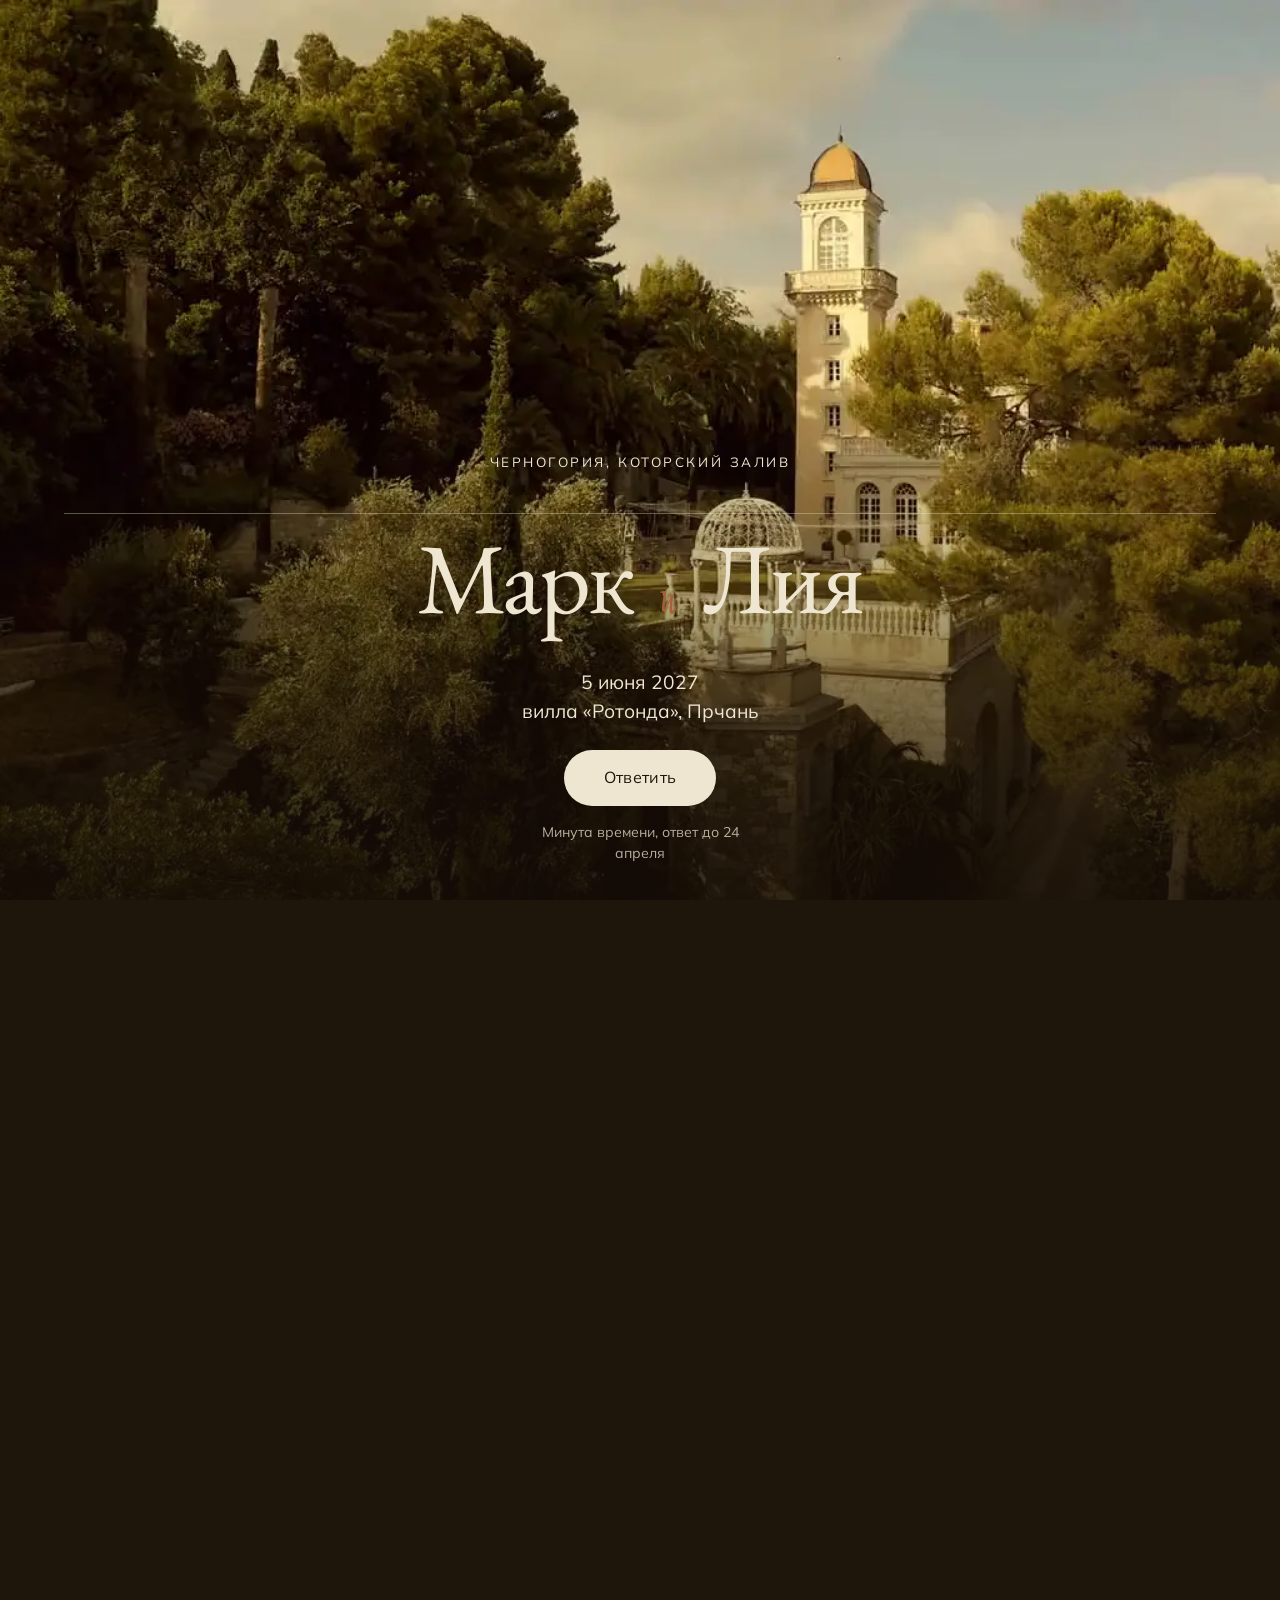
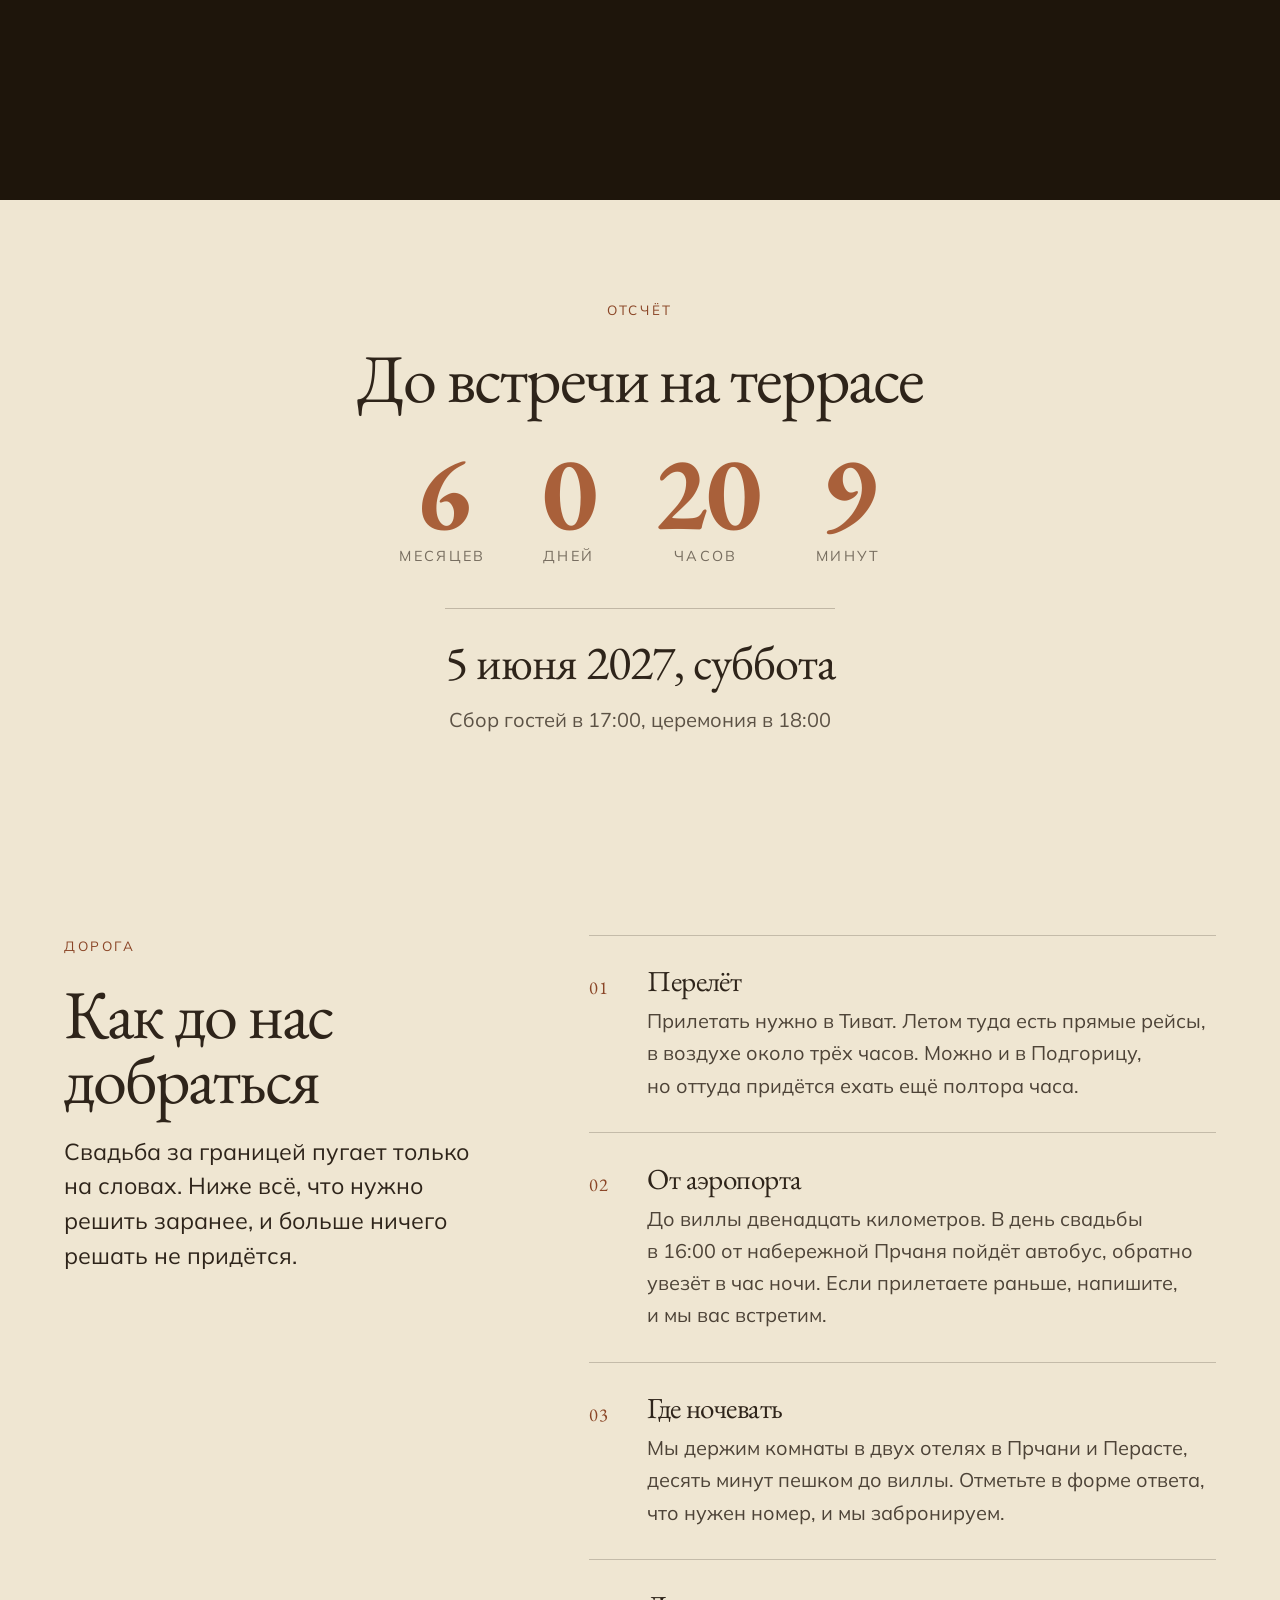
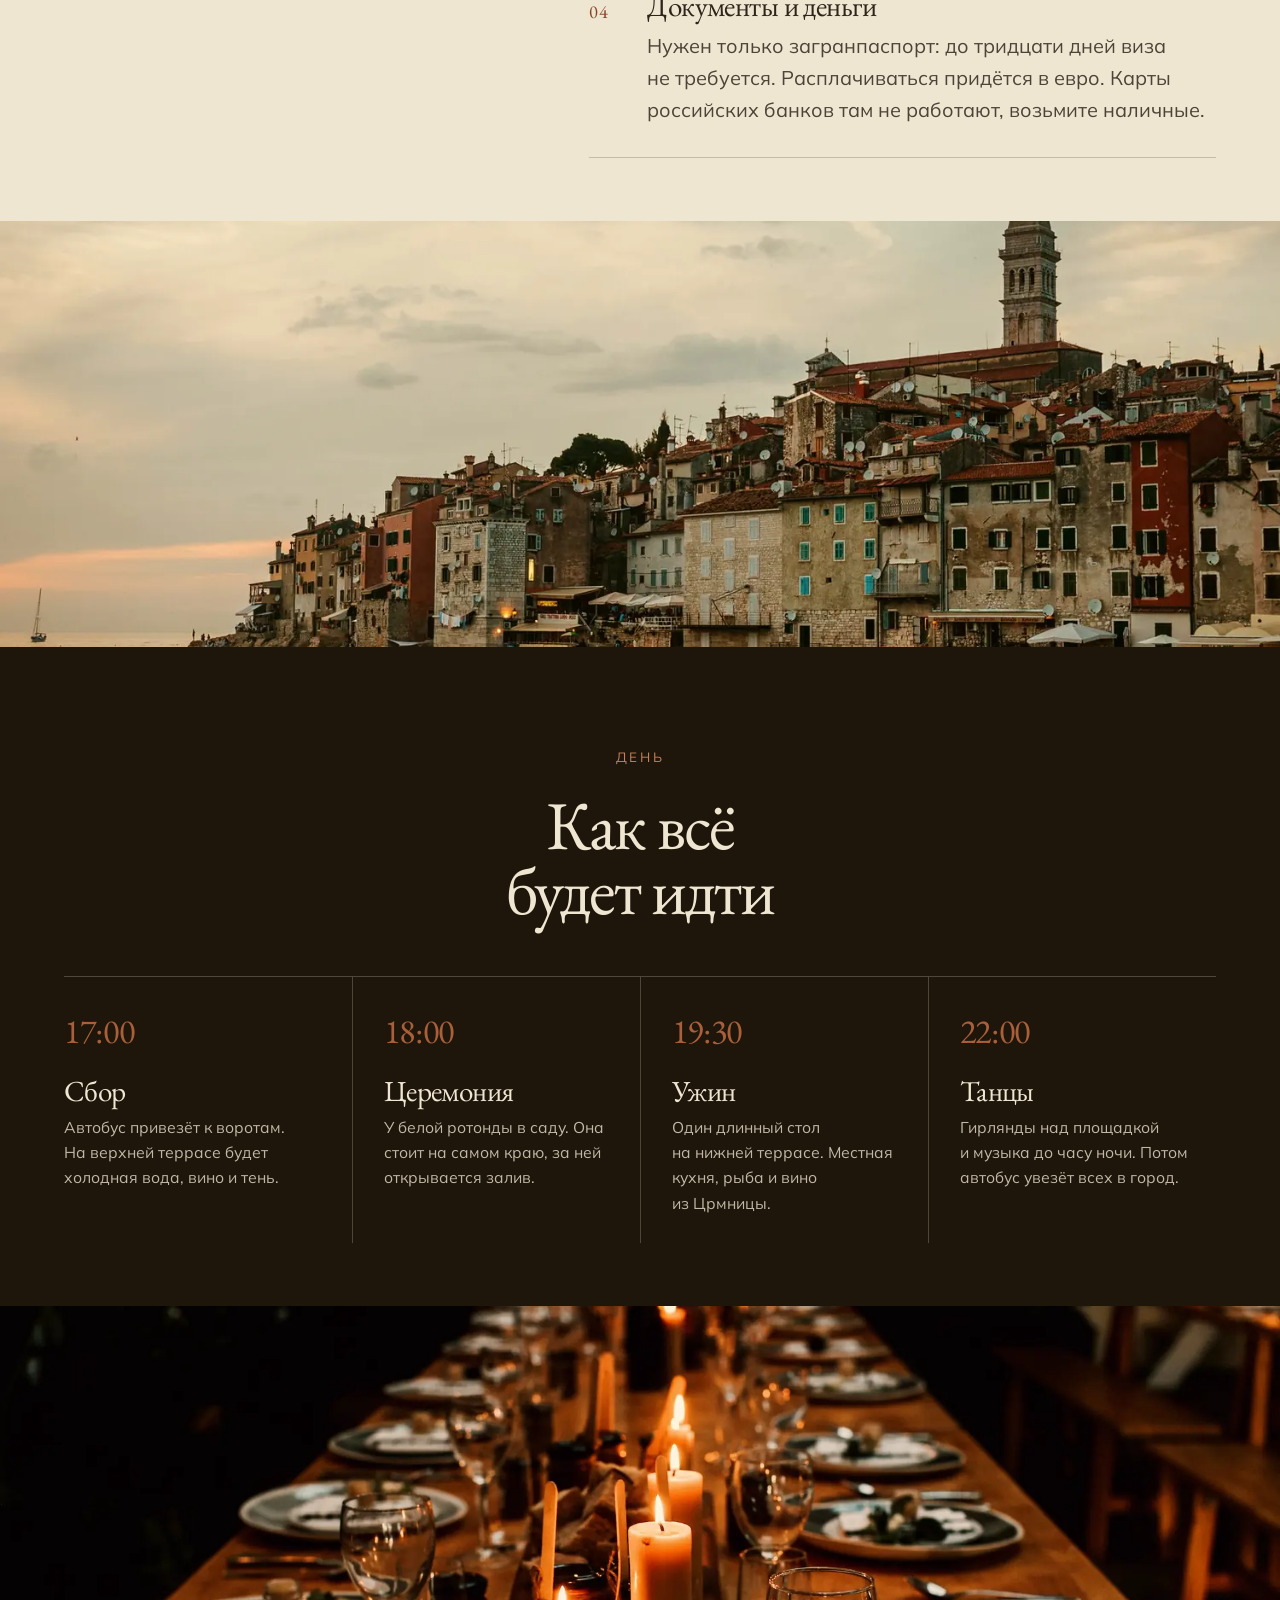
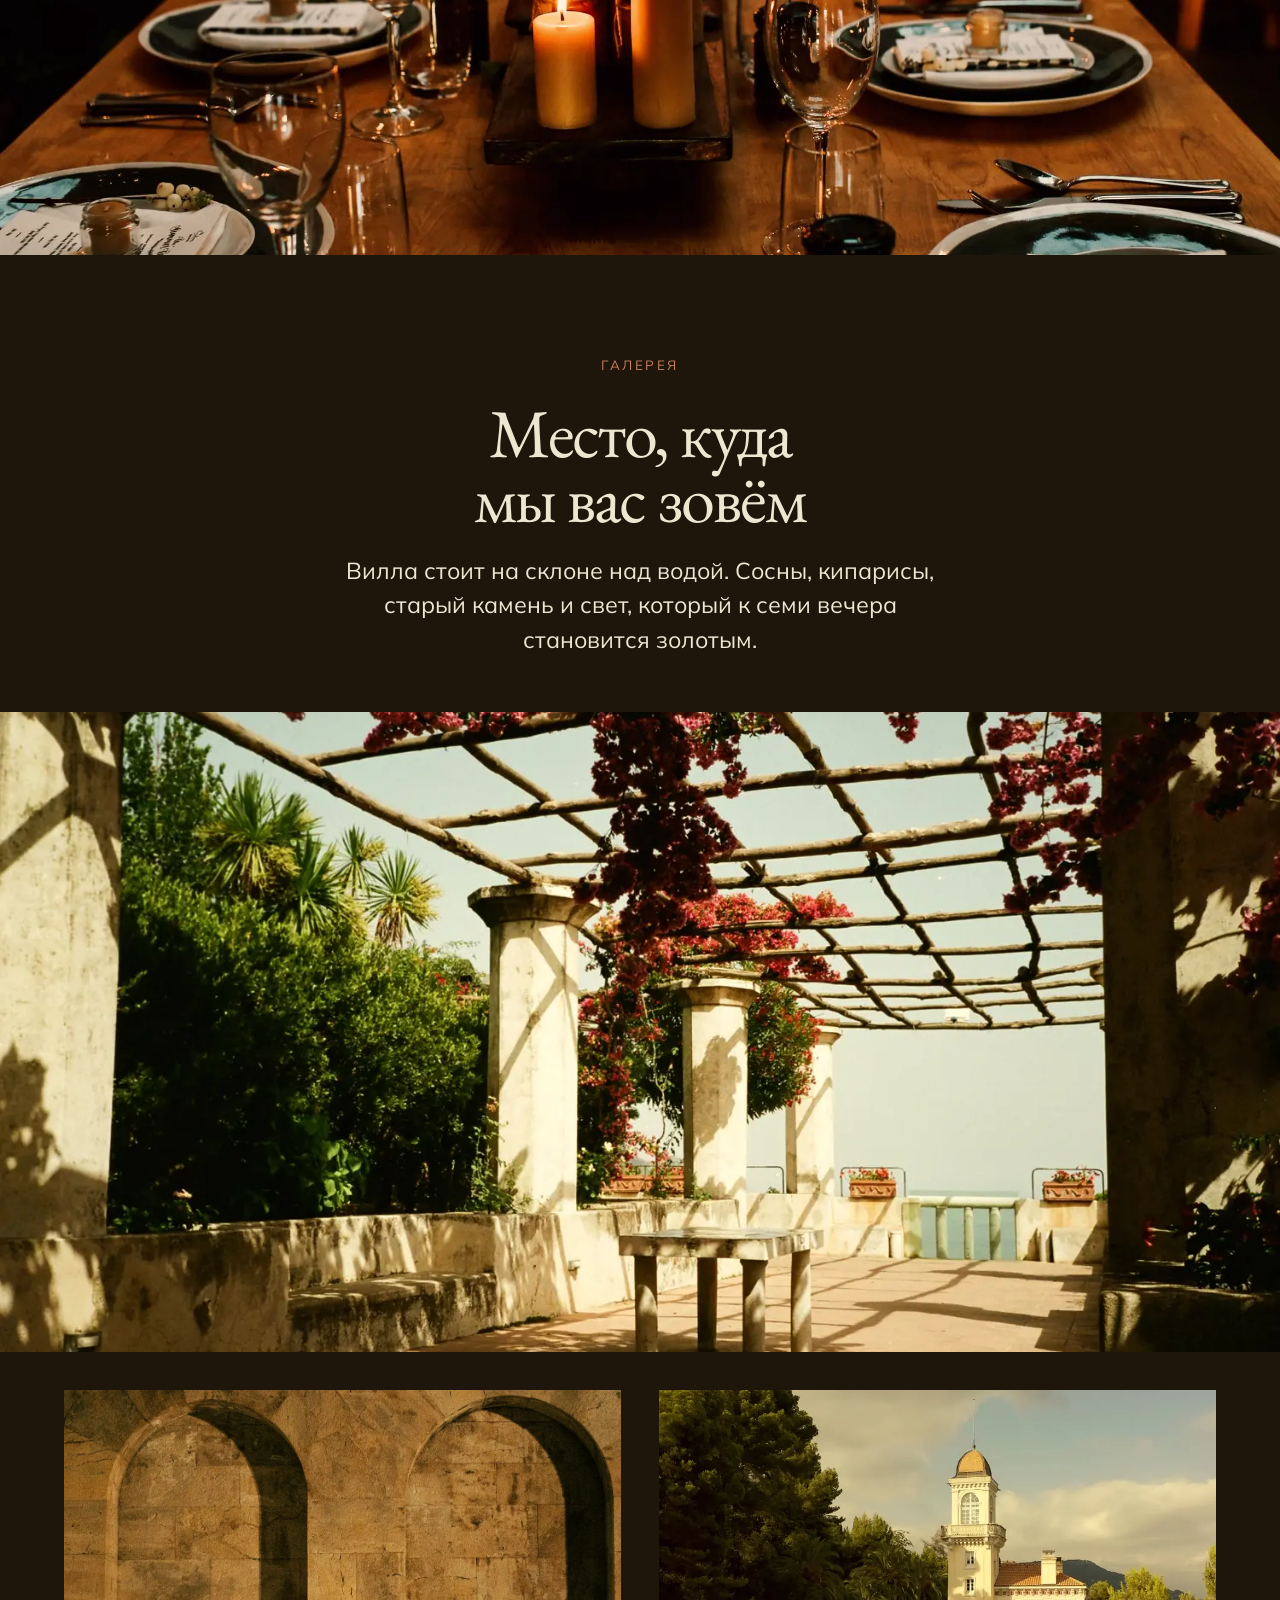
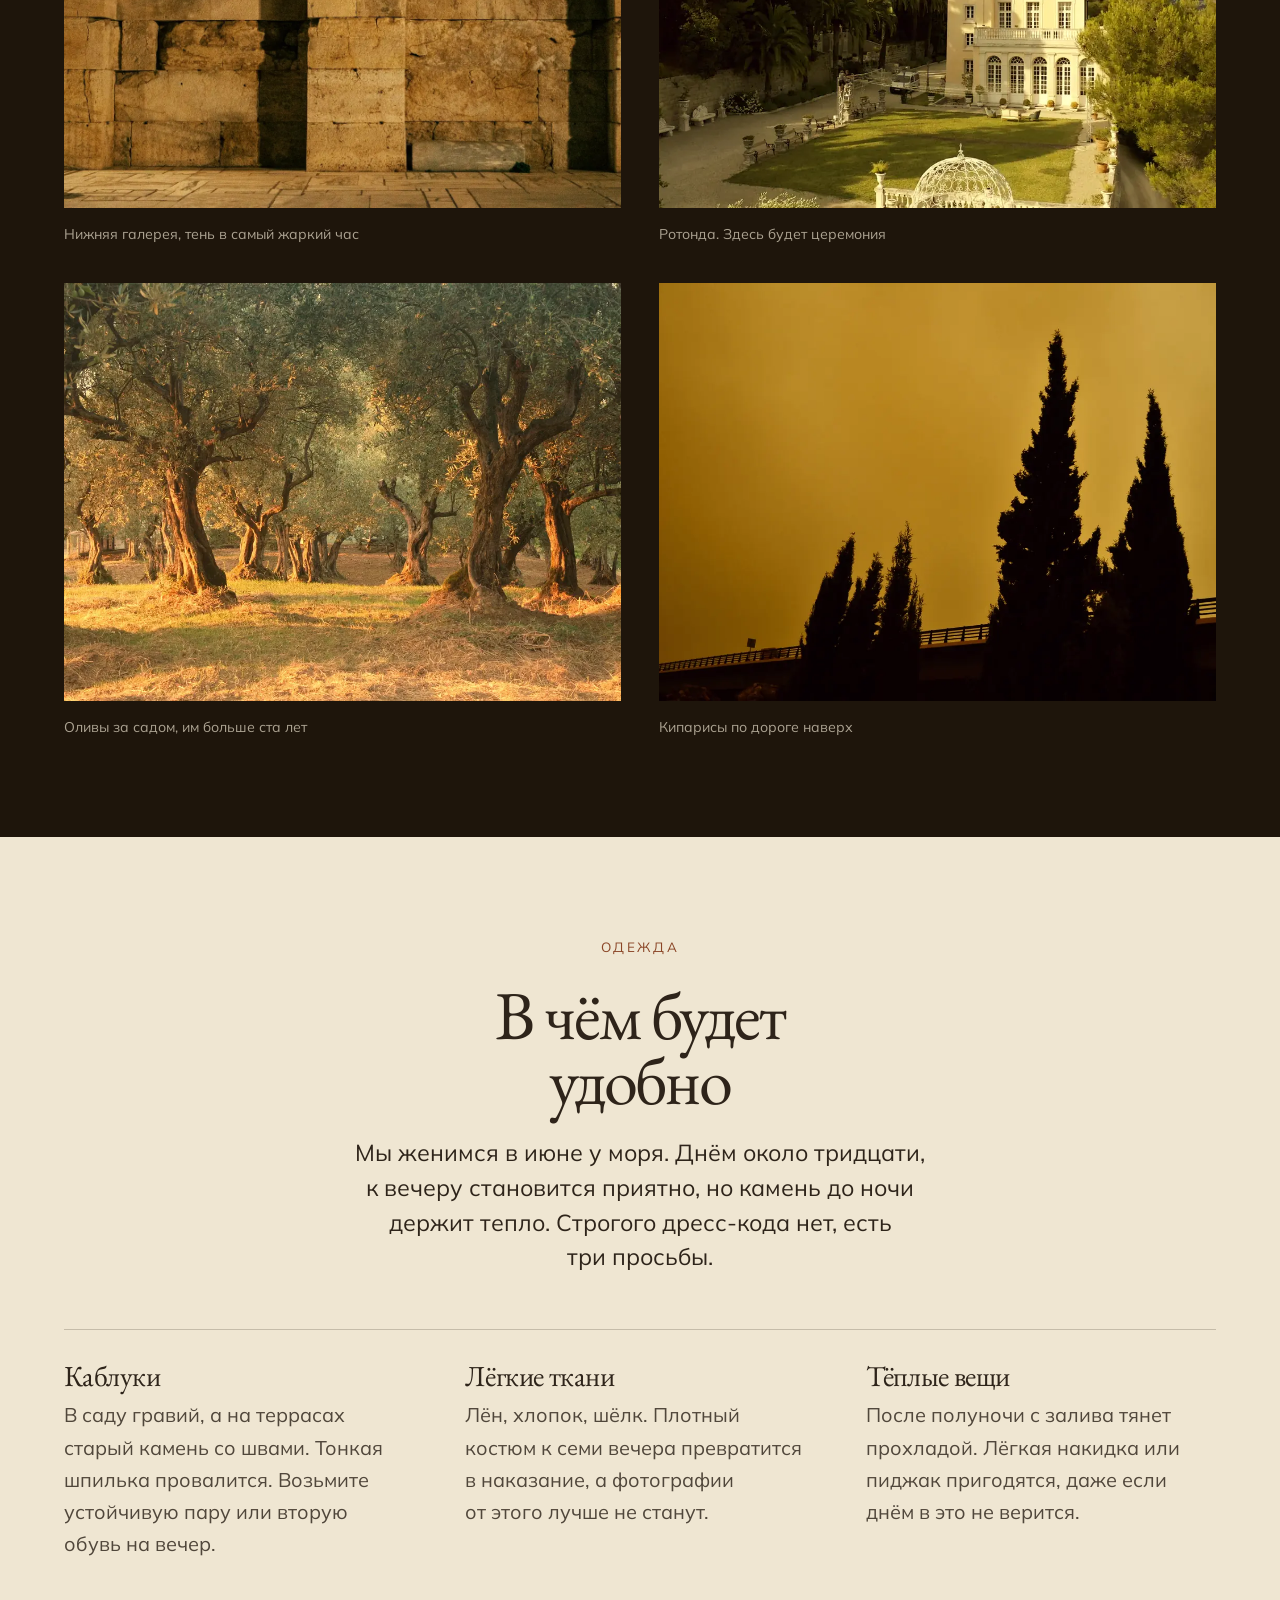
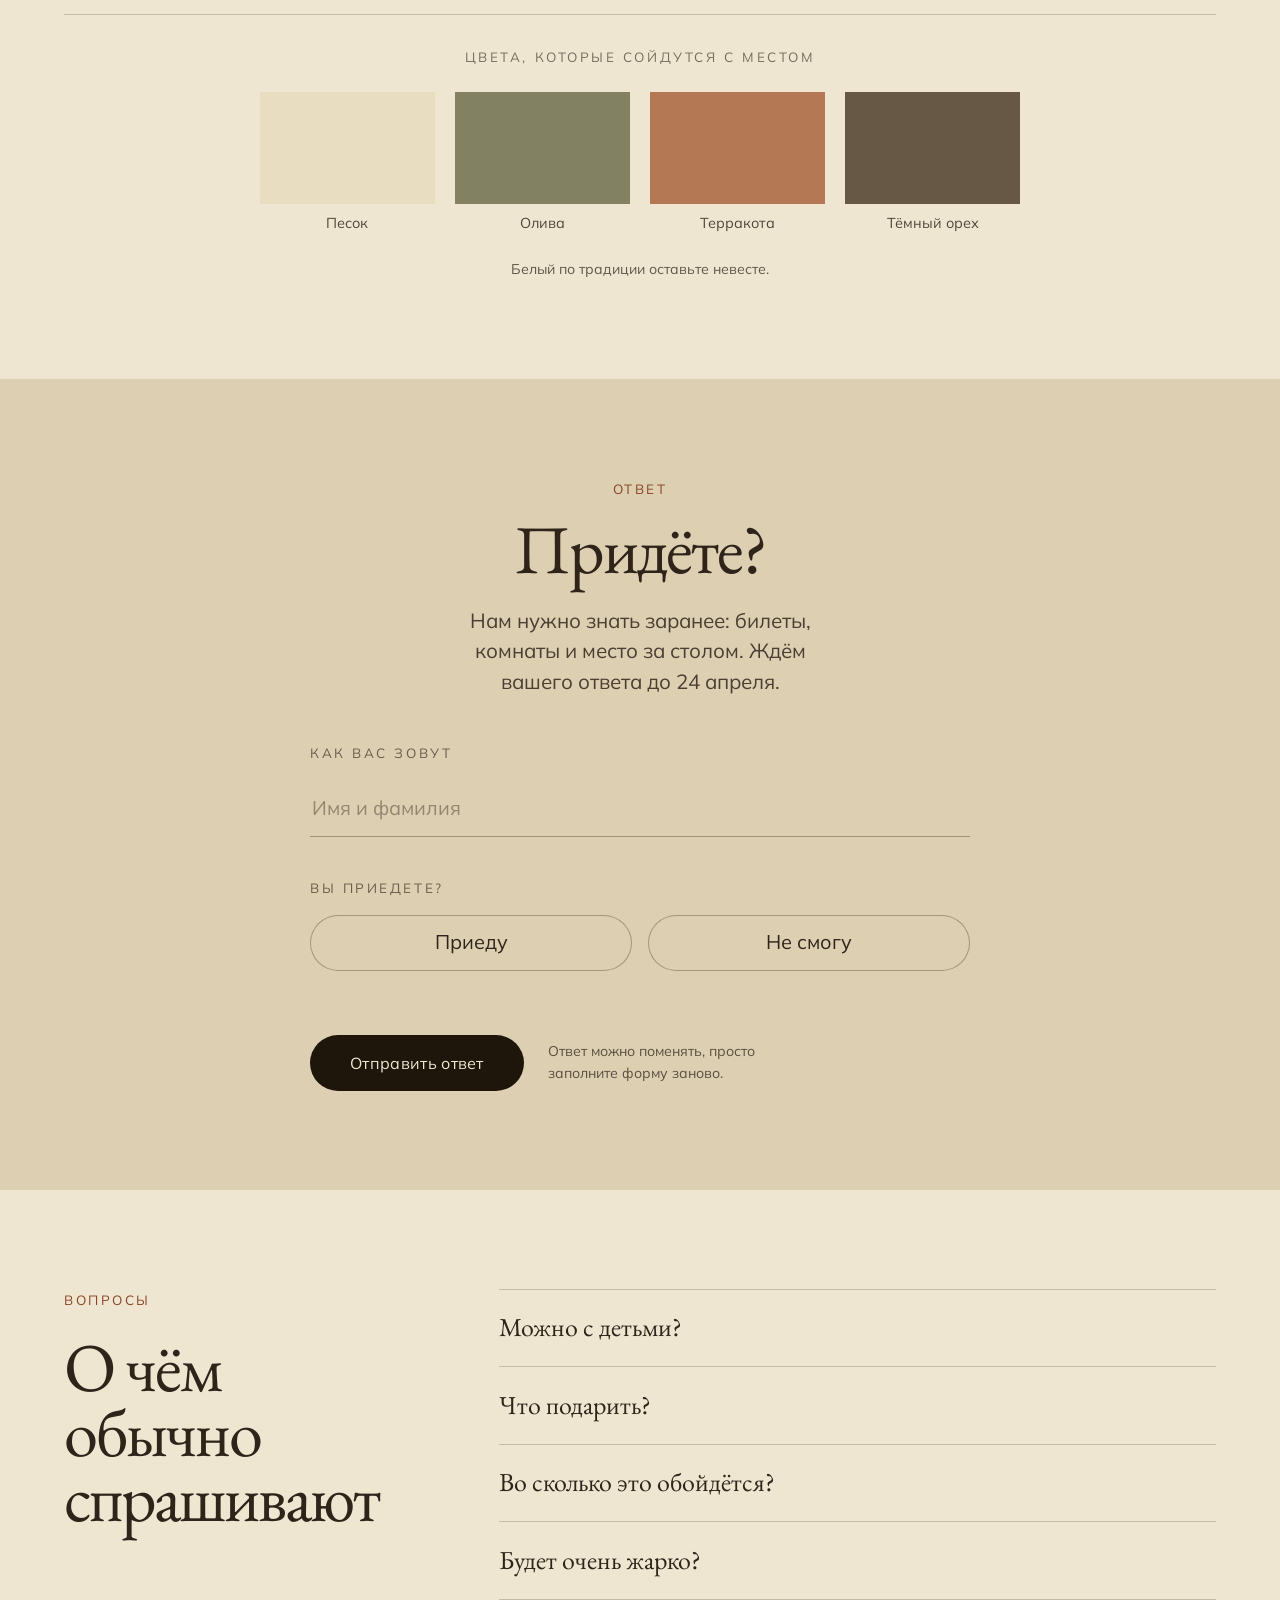
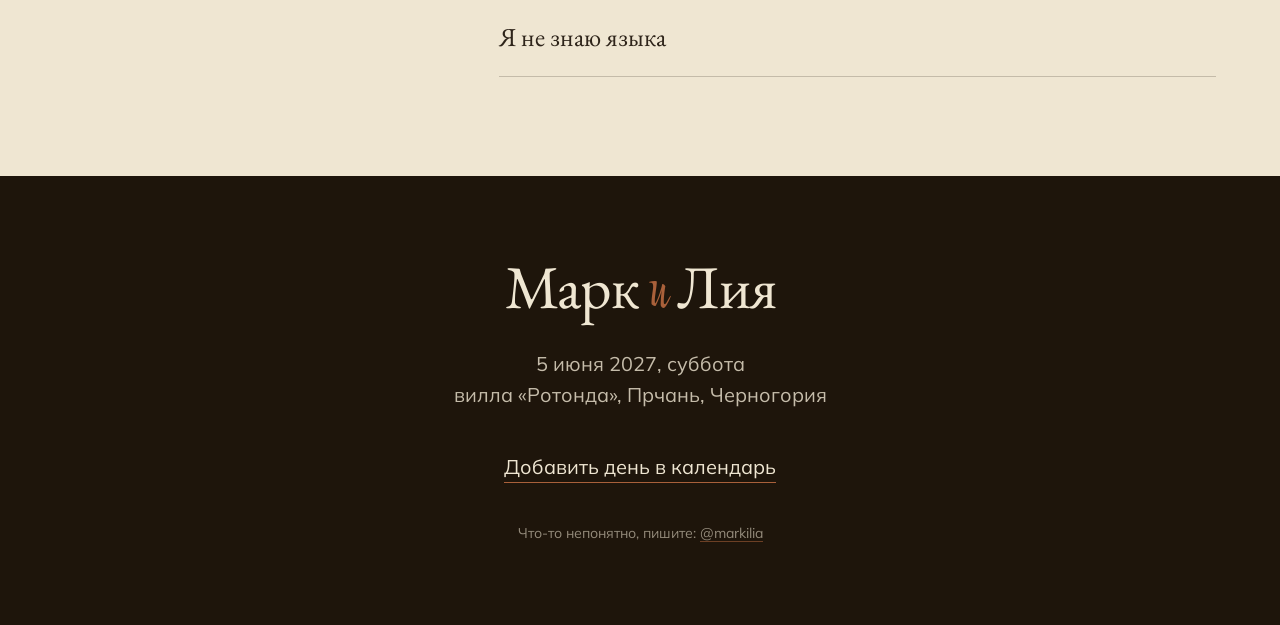
<file: rotonda/index.html>
<!doctype html>
<html lang="ru">
<head>
<meta charset="utf-8">
<meta name="viewport" content="width=device-width, initial-scale=1, viewport-fit=cover">
<title>Марк и Лия — 5 июня, Которский залив</title>
<meta name="description" content="Приглашение на свадьбу Марка и Лии. Вилла «Ротонда», Прчань, Которский залив, Черногория.">
<meta name="theme-color" content="#1E150B">
<meta property="og:title" content="Марк и Лия">
<meta property="og:description" content="Вилла «Ротонда», Которский залив. Мы будем рады видеть вас.">
<meta property="og:type" content="website">
<meta property="og:locale" content="ru_RU">
<link rel="preconnect" href="https://fonts.googleapis.com">
<link rel="preconnect" href="https://fonts.gstatic.com" crossorigin>
<link href="https://fonts.googleapis.com/css2?family=EB+Garamond:wght@400&family=Mulish:wght@400&family=Comforter&display=swap" rel="stylesheet">
<link rel="preload" as="image" href="assets/hero-poster.webp">
<link rel="stylesheet" href="styles.css">
</head>
<body>

<a class="skip" href="#invite">К приглашению</a>

<!-- ═══════════ ШАПКА ═══════════ -->
<header class="bar" id="bar">
  <a class="bar__mark" href="#top">Ротонда</a>
  <nav class="bar__nav">
    <a href="#road">Дорога</a>
    <a href="#day">День</a>
    <a href="#look">Одежда</a>
  </nav>
  <a class="bar__act" href="#rsvp">Ответить</a>
</header>

<!-- ═══════════ 01 ОБЛОЖКА + 02 ПРИГЛАШЕНИЕ ═══════════ -->
<section class="hero" id="top">

  <div class="hero__media">
    <video class="hero__video" id="heroVideo"
           poster="assets/hero-poster.webp"
           muted loop playsinline preload="none"
           aria-hidden="true" tabindex="-1"></video>
    <div class="hero__foot" aria-hidden="true"></div>
    <div class="hero__veil" id="heroVeil" aria-hidden="true"></div>
  </div>

  <div class="hero__flow">

    <!-- первый экран -->
    <div class="hero__scr hero__scr--cover">
      <div class="cover" id="cover">
        <p class="cover__where rise" style="--d:300ms">Черногория, Которский&nbsp;залив</p>

        <div class="lintel rise" style="--d:520ms">
          <h1 class="lintel__row">
            <span class="lintel__name">Марк</span>
            <span class="lintel__and">и</span>
            <span class="lintel__name">Лия</span>
          </h1>
        </div>

        <div class="cover__foot">
          <p class="cover__when rise" style="--d:760ms">
            <span data-dt="long">5 июня 2027</span><br>
            вилла «Ротонда», Прчань
          </p>
          <div class="cover__act rise" style="--d:900ms">
            <a class="btn btn--fill" href="#rsvp">
              <span class="btn__fill"></span><span class="btn__label">Ответить</span>
            </a>
            <span class="note">Минута времени, ответ до&nbsp;<span data-dt="rsvp">24 апреля</span></span>
          </div>
        </div>
      </div>
    </div>

    <!-- второй экран: облёт сел, пара заговорила -->
    <div class="hero__scr hero__scr--invite" id="invite">
      <div class="invite" id="inviteBox">
        <p class="kicker">Приглашение</p>
        <p class="invite__lead">
          Мы улетаем жениться к&nbsp;морю<br>
          и&nbsp;очень хотим, чтобы вы<br>
          были в&nbsp;этот день рядом.
        </p>
        <p class="invite__text">
          Это старая вилла над Которским заливом: внизу вода, наверху горы,
          а&nbsp;в&nbsp;саду стоит белая ротонда. Под ней мы и&nbsp;скажем друг другу
          главное. Ниже всё, что нужно знать: куда лететь, где ночевать
          и&nbsp;в&nbsp;чём будет нежарко.
        </p>
        <p class="invite__sign">Марк <span class="amp">и</span> Лия</p>
      </div>
    </div>

  </div>
</section>

<!-- ═══════════ 03 ОТСЧЁТ ═══════════ -->
<section class="sec sec--sand tick" id="tick">
  <div class="wrap tick__mid">
    <p class="kicker rise">Отсчёт</p>
    <h2 class="rise" style="--d:100ms">До встречи на&nbsp;террасе</h2>

    <div class="tick__row rise" style="--d:200ms">
      <span class="tick__unit"><b class="tick__n" id="tickA">—</b><i class="tick__u" id="tickAU">месяцев</i></span>
      <span class="tick__unit"><b class="tick__n" id="tickB">—</b><i class="tick__u" id="tickBU">дней</i></span>
      <span class="tick__unit"><b class="tick__n" id="tickC">—</b><i class="tick__u" id="tickCU">часов</i></span>
      <span class="tick__unit"><b class="tick__n" id="tickD">—</b><i class="tick__u" id="tickDU">минут</i></span>
    </div>

    <div class="tick__when rise" style="--d:300ms">
      <p class="tick__date"><span data-dt="long"></span>, суббота</p>
      <p class="tick__time">Сбор гостей в&nbsp;17:00, церемония в&nbsp;18:00</p>
    </div>
  </div>
</section>

<!-- ═══════════ 04 ДОРОГА ═══════════ -->
<section class="sec sec--sand road" id="road">
  <div class="wrap road__grid">
    <div class="road__head">
      <p class="kicker rise">Дорога</p>
      <h2 class="rise" style="--d:100ms">Как до&nbsp;нас<br>добраться</h2>
      <p class="road__lead rise" style="--d:200ms">
        Свадьба за&nbsp;границей пугает только на&nbsp;словах. Ниже всё, что нужно
        решить заранее, и&nbsp;больше ничего решать не&nbsp;придётся.
      </p>
    </div>

    <ol class="road__list">
      <li class="road__item rise">
        <span class="road__n">01</span>
        <div class="road__txt">
          <h3>Перелёт</h3>
          <p>Прилетать нужно в&nbsp;Тиват. Летом туда есть прямые рейсы, в&nbsp;воздухе
             около трёх часов. Можно и&nbsp;в&nbsp;Подгорицу, но&nbsp;оттуда придётся ехать
             ещё полтора часа.</p>
        </div>
      </li>
      <li class="road__item rise" style="--d:60ms">
        <span class="road__n">02</span>
        <div class="road__txt">
          <h3>От аэропорта</h3>
          <p>До виллы двенадцать километров. В&nbsp;день свадьбы в&nbsp;16:00
             от&nbsp;набережной Прчаня пойдёт автобус, обратно увезёт в&nbsp;час ночи.
             Если прилетаете раньше, напишите, и&nbsp;мы вас встретим.</p>
        </div>
      </li>
      <li class="road__item rise" style="--d:120ms">
        <span class="road__n">03</span>
        <div class="road__txt">
          <h3>Где ночевать</h3>
          <p>Мы держим комнаты в&nbsp;двух отелях в&nbsp;Прчани и&nbsp;Перасте, десять
             минут пешком до&nbsp;виллы. Отметьте в&nbsp;форме ответа, что нужен
             номер, и&nbsp;мы забронируем.</p>
        </div>
      </li>
      <li class="road__item rise" style="--d:180ms">
        <span class="road__n">04</span>
        <div class="road__txt">
          <h3>Документы и деньги</h3>
          <p>Нужен только загранпаспорт: до&nbsp;тридцати дней виза не&nbsp;требуется.
             Расплачиваться придётся в&nbsp;евро. Карты российских банков там
             не&nbsp;работают, возьмите наличные.</p>
        </div>
      </li>
    </ol>
  </div>

  <figure class="road__shot bleed rise">
    <img src="assets/bay.webp" alt="Черепичный городок на берегу залива в вечернем свете"
         width="1500" height="996" loading="lazy" decoding="async">
  </figure>
</section>

<!-- ═══════════ 05 ДЕНЬ ═══════════ -->
<section class="sec sec--ink day" id="day">
  <div class="wrap">
    <div class="day__head mid">
      <p class="kicker rise">День</p>
      <h2 class="rise" style="--d:100ms">Как всё<br>будет идти</h2>
    </div>

    <ol class="day__row">
      <li class="day__cell rise">
        <span class="day__t">17:00</span>
        <h3>Сбор</h3>
        <p>Автобус привезёт к&nbsp;воротам. На&nbsp;верхней террасе будет холодная
           вода, вино и&nbsp;тень.</p>
      </li>
      <li class="day__cell rise" style="--d:60ms">
        <span class="day__t">18:00</span>
        <h3>Церемония</h3>
        <p>У&nbsp;белой ротонды в&nbsp;саду. Она стоит на&nbsp;самом краю, за&nbsp;ней
           открывается залив.</p>
      </li>
      <li class="day__cell rise" style="--d:120ms">
        <span class="day__t">19:30</span>
        <h3>Ужин</h3>
        <p>Один длинный стол на&nbsp;нижней террасе. Местная кухня, рыба
           и&nbsp;вино из&nbsp;Црмницы.</p>
      </li>
      <li class="day__cell rise" style="--d:180ms">
        <span class="day__t">22:00</span>
        <h3>Танцы</h3>
        <p>Гирлянды над площадкой и&nbsp;музыка до&nbsp;часу ночи. Потом автобус
           увезёт всех в&nbsp;город.</p>
      </li>
    </ol>
  </div>

  <figure class="day__shot bleed rise">
    <img src="assets/dinner.webp" alt="Длинный стол при свечах на вечерней террасе"
         width="1900" height="1267" loading="lazy" decoding="async">
  </figure>
</section>

<!-- ═══════════ 06 ГАЛЕРЕЯ ═══════════ -->
<section class="sec sec--ink gal" id="gal">
  <div class="wrap gal__head mid">
    <p class="kicker rise">Галерея</p>
    <h2 class="rise" style="--d:100ms">Место, куда<br>мы вас зовём</h2>
    <p class="gal__lead rise" style="--d:200ms">
      Вилла стоит на&nbsp;склоне над водой. Сосны, кипарисы, старый камень
      и&nbsp;свет, который к&nbsp;семи вечера становится золотым.
    </p>
  </div>

  <figure class="gal__lead-shot bleed rise">
    <img src="assets/venue.webp" alt="Каменная пергола с бугенвиллеей и видом на море"
         width="1500" height="1009" loading="lazy" decoding="async">
  </figure>

  <div class="wrap gal__grid">
    <figure class="gal__item rise">
      <img src="assets/arch.webp" alt="Каменные арки в тёплом свете"
           width="1400" height="934" loading="lazy" decoding="async">
      <figcaption>Нижняя галерея, тень в&nbsp;самый жаркий час</figcaption>
    </figure>
    <figure class="gal__item rise" style="--d:60ms">
      <img src="assets/rotunda.webp" alt="Белая ротонда в саду виллы"
           width="1200" height="675" loading="lazy" decoding="async">
      <figcaption>Ротонда. Здесь будет церемония</figcaption>
    </figure>
    <figure class="gal__item rise" style="--d:120ms">
      <img src="assets/olive.webp" alt="Оливковая роща в золотом свете"
           width="1100" height="734" loading="lazy" decoding="async">
      <figcaption>Оливы за&nbsp;садом, им больше ста лет</figcaption>
    </figure>
    <figure class="gal__item rise" style="--d:180ms">
      <img src="assets/cypress.webp" alt="Силуэты кипарисов на закатном небе"
           width="1200" height="800" loading="lazy" decoding="async">
      <figcaption>Кипарисы по&nbsp;дороге наверх</figcaption>
    </figure>
  </div>
</section>

<!-- ═══════════ 07 ОДЕЖДА ═══════════ -->
<section class="sec sec--sand look" id="look">
  <div class="wrap">
    <div class="look__head mid">
      <p class="kicker rise">Одежда</p>
      <h2 class="rise" style="--d:100ms">В&nbsp;чём будет<br>удобно</h2>
      <p class="look__lead rise" style="--d:200ms">
        Мы женимся в&nbsp;июне у&nbsp;моря. Днём около тридцати, к&nbsp;вечеру
        становится приятно, но&nbsp;камень до&nbsp;ночи держит тепло.
        Строгого дресс-кода нет, есть три просьбы.
      </p>
    </div>

    <ul class="look__asks">
      <li class="rise">
        <h3>Каблуки</h3>
        <p>В&nbsp;саду гравий, а&nbsp;на&nbsp;террасах старый камень со&nbsp;швами.
           Тонкая шпилька провалится. Возьмите устойчивую пару или
           вторую обувь на&nbsp;вечер.</p>
      </li>
      <li class="rise" style="--d:60ms">
        <h3>Лёгкие ткани</h3>
        <p>Лён, хлопок, шёлк. Плотный костюм к&nbsp;семи вечера превратится
           в&nbsp;наказание, а&nbsp;фотографии от&nbsp;этого лучше не&nbsp;станут.</p>
      </li>
      <li class="rise" style="--d:120ms">
        <h3>Тёплые вещи</h3>
        <p>После полуночи с&nbsp;залива тянет прохладой. Лёгкая накидка или
           пиджак пригодятся, даже если днём в&nbsp;это не&nbsp;верится.</p>
      </li>
    </ul>

    <div class="look__pal rise">
      <p class="look__palTitle">Цвета, которые сойдутся с&nbsp;местом</p>
      <ul class="look__sw">
        <li><span style="--c:#E7D9BE"></span>Песок</li>
        <li><span style="--c:#6B6B4A"></span>Олива</li>
        <li><span style="--c:#A9603A"></span>Терракота</li>
        <li><span style="--c:#4A3826"></span>Тёмный орех</li>
      </ul>
      <p class="note">Белый по&nbsp;традиции оставьте невесте.</p>
    </div>
  </div>
</section>

<!-- ═══════════ 08 ОТВЕТ ═══════════ -->
<section class="sec sec--stone rsvp" id="rsvp">
  <div class="rsvp__box">
    <div class="rsvp__head rise">
      <p class="kicker">Ответ</p>
      <h2>Придёте?</h2>
      <p class="rsvp__lead">
        Нам нужно знать заранее: билеты,<br>
        комнаты и&nbsp;место за&nbsp;столом. Ждём<br>
        вашего ответа до&nbsp;<span data-dt="rsvp"></span>.
      </p>
    </div>

    <form class="form rise" id="rsvpForm" novalidate>
      <div class="field">
        <label for="fName">Как вас зовут</label>
        <input id="fName" name="name" type="text" autocomplete="name" placeholder="Имя и фамилия">
        <p class="err" id="errName" hidden>Без имени мы вас не&nbsp;найдём в&nbsp;списке</p>
      </div>

      <div class="field">
        <span class="field__lbl">Вы приедете?</span>
        <div class="choice" role="radiogroup" aria-label="Вы приедете?">
          <button type="button" class="choice__b" data-go="yes" role="radio" aria-checked="false">Приеду</button>
          <button type="button" class="choice__b" data-go="no"  role="radio" aria-checked="false">Не&nbsp;смогу</button>
        </div>
        <p class="err" id="errGo" hidden>Отметьте, пожалуйста, приедете вы&nbsp;или нет</p>
      </div>

      <div class="only-yes" id="onlyYes" hidden>
        <div class="field">
          <span class="field__lbl">Кто-то приедет с вами?</span>
          <div class="step">
            <button type="button" class="step__b" id="stepDown" aria-label="Убрать спутника">
              <svg viewBox="0 0 20 20" aria-hidden="true"><line x1="4" y1="10" x2="16" y2="10"/></svg>
            </button>
            <span class="step__n" id="stepN" aria-live="polite">0</span>
            <button type="button" class="step__b" id="stepUp" aria-label="Добавить спутника">
              <svg viewBox="0 0 20 20" aria-hidden="true"><line x1="4" y1="10" x2="16" y2="10"/><line x1="10" y1="4" x2="10" y2="16"/></svg>
            </button>
            <span class="step__t note" id="stepT">никого, приеду один</span>
          </div>
          <div class="mates" id="mates"></div>
        </div>

        <div class="field">
          <label for="fFood">Еда</label>
          <input id="fFood" name="food" type="text" placeholder="Аллергия, вегетарианство, что-то ещё">
          <p class="note">Оставьте пустым, если едите всё.</p>
        </div>

        <div class="field">
          <label class="check"><input type="checkbox" id="fRoom" name="room"><span>Нужен номер в&nbsp;отеле, забронируйте на&nbsp;нас</span></label>
          <label class="check"><input type="checkbox" id="fBus" name="bus" checked><span>Поеду свадебным автобусом от&nbsp;набережной</span></label>
        </div>
      </div>

      <div class="only-no" id="onlyNo" hidden>
        <div class="field">
          <span class="field__lbl">Кто-то не сможет приехать вместе с вами?</span>
          <div class="step">
            <button type="button" class="step__b" id="stepDownNo" aria-label="Убрать человека">
              <svg viewBox="0 0 20 20" aria-hidden="true"><line x1="4" y1="10" x2="16" y2="10"/></svg>
            </button>
            <span class="step__n" id="stepNNo" aria-live="polite">0</span>
            <button type="button" class="step__b" id="stepUpNo" aria-label="Добавить человека">
              <svg viewBox="0 0 20 20" aria-hidden="true"><line x1="4" y1="10" x2="16" y2="10"/><line x1="10" y1="4" x2="10" y2="16"/></svg>
            </button>
            <span class="step__t note" id="stepTNo">только я</span>
          </div>
          <div class="mates" id="matesNo"></div>
        </div>

        <div class="field">
          <label for="fWord">Хотите что-то передать?</label>
          <textarea id="fWord" name="word" rows="3" placeholder="Пара слов, если есть желание"></textarea>
        </div>
      </div>

      <div class="form__act">
        <button class="btn btn--fill btn--dark" type="submit">
          <span class="btn__fill"></span><span class="btn__label">Отправить ответ</span>
        </button>
        <span class="note">Ответ можно поменять, просто заполните форму заново.</span>
      </div>
    </form>

    <div class="thanks" id="thanks" hidden>
      <h2 id="thanksTitle">Ждём вас</h2>
      <p id="thanksText"></p>
      <button type="button" class="link" id="again">Изменить ответ</button>
    </div>
  </div>
</section>

<!-- ═══════════ 09 ВОПРОСЫ ═══════════ -->
<section class="sec sec--sand faq" id="faq">
  <div class="wrap faq__grid">
    <div class="faq__head">
      <p class="kicker rise">Вопросы</p>
      <h2 class="rise" style="--d:100ms">О&nbsp;чём обычно<br>спрашивают</h2>
    </div>

    <div class="faq__list rise">
      <div class="qa">
        <button type="button" class="qa__q" aria-expanded="false">Можно с детьми?</button>
        <div class="qa__a"><p>Да, конечно. Напишите в&nbsp;форме, сколько их&nbsp;и&nbsp;какого возраста:
          мы найдём няню на&nbsp;вечер и&nbsp;придумаем отдельную еду.</p></div>
      </div>
      <div class="qa">
        <button type="button" class="qa__q" aria-expanded="false">Что подарить?</button>
        <div class="qa__a"><p>Ничего везти через полстраны не&nbsp;нужно. Если очень хочется,
          лучше конверт: чемоданы и&nbsp;так будут тяжёлые.</p></div>
      </div>
      <div class="qa">
        <button type="button" class="qa__q" aria-expanded="false">Во сколько это обойдётся?</button>
        <div class="qa__a"><p>Перелёт и&nbsp;жильё за&nbsp;вами, остальное на&nbsp;нас: трансфер,
          ужин, напитки и&nbsp;всё, что будет на&nbsp;вилле. Комнату поможем найти
          дешевле, чем на&nbsp;сайтах.</p></div>
      </div>
      <div class="qa">
        <button type="button" class="qa__q" aria-expanded="false">Будет очень жарко?</button>
        <div class="qa__a"><p>Днём около тридцати. Церемония в&nbsp;шесть вечера проходит уже
          в&nbsp;тени, а&nbsp;к&nbsp;ужину с&nbsp;воды идёт прохлада. Самое пекло вы&nbsp;проведёте
          в&nbsp;галерее под арками.</p></div>
      </div>
      <div class="qa">
        <button type="button" class="qa__q" aria-expanded="false">Я не знаю языка</button>
        <div class="qa__a"><p>И&nbsp;не&nbsp;нужно. В&nbsp;отелях и&nbsp;на&nbsp;вилле говорят по-русски
          и&nbsp;по-английски, а&nbsp;мы всё время будем рядом.</p></div>
      </div>
    </div>
  </div>
</section>

<!-- ═══════════ ПОДВАЛ ═══════════ -->
<footer class="foot">
  <p class="foot__names">Марк <span class="amp">и</span> Лия</p>
  <p class="foot__when">
    <span data-dt="long"></span>, суббота<br>
    вилла «Ротонда», Прчань, Черногория
  </p>
  <p class="foot__act">
    <button type="button" class="link" id="ics">Добавить день в&nbsp;календарь</button>
  </p>
  <p class="foot__note note">Что-то непонятно, пишите: <a href="https://t.me/markilia" class="link" rel="noopener">@markilia</a></p>
</footer>

<script src="script.js"></script>
</body>
</html>
</file>
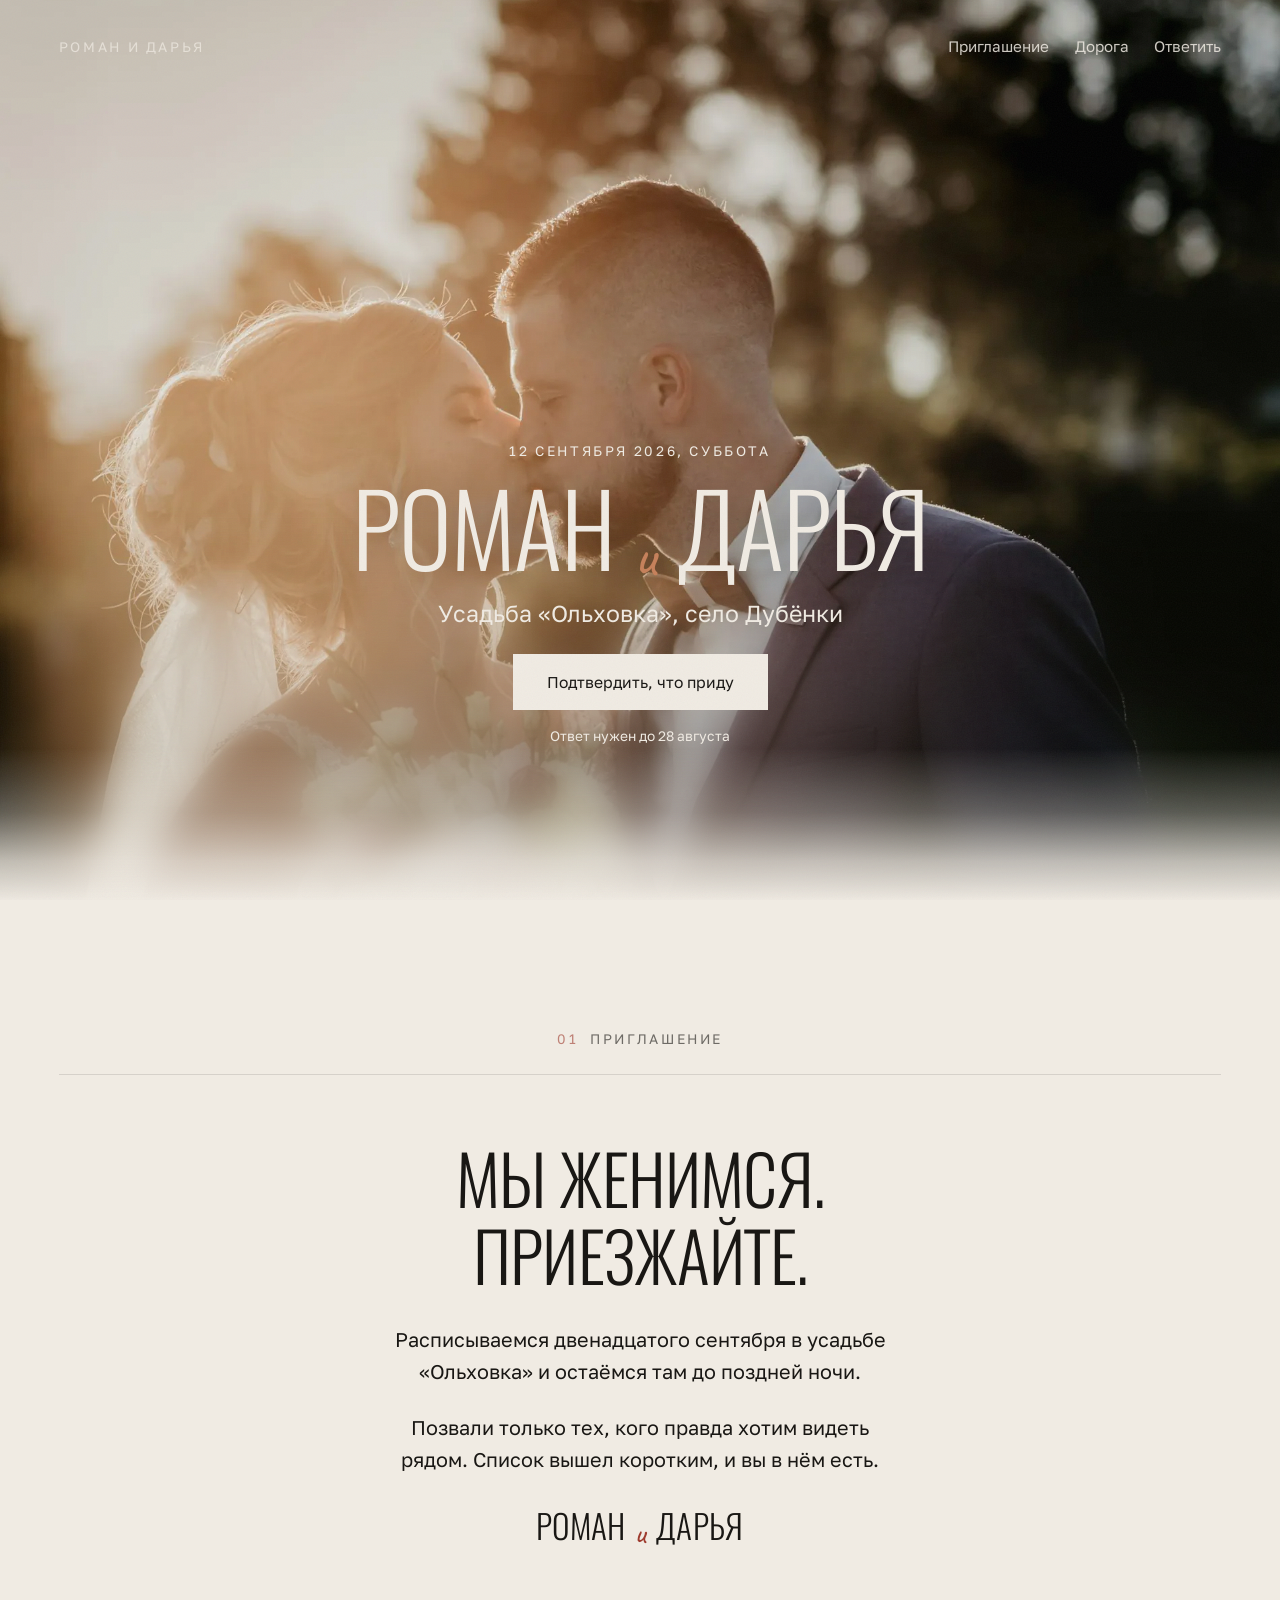
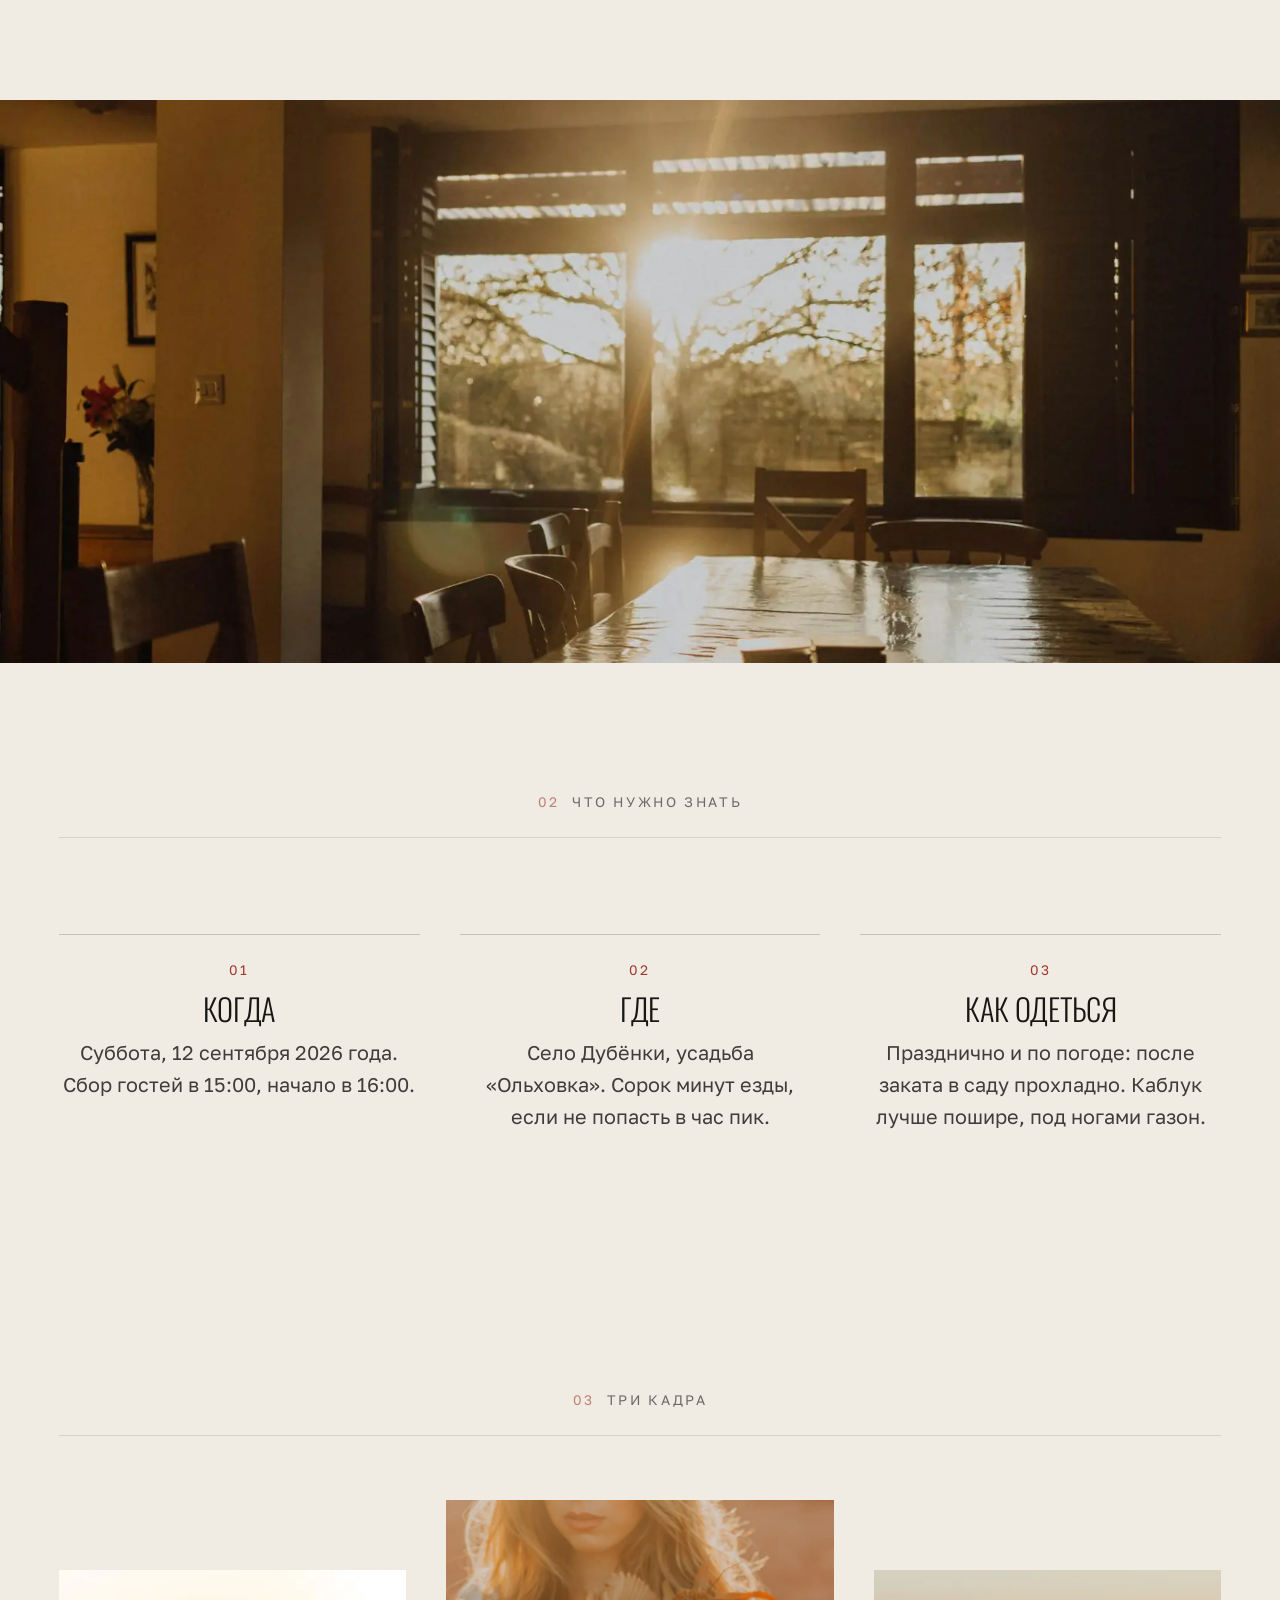
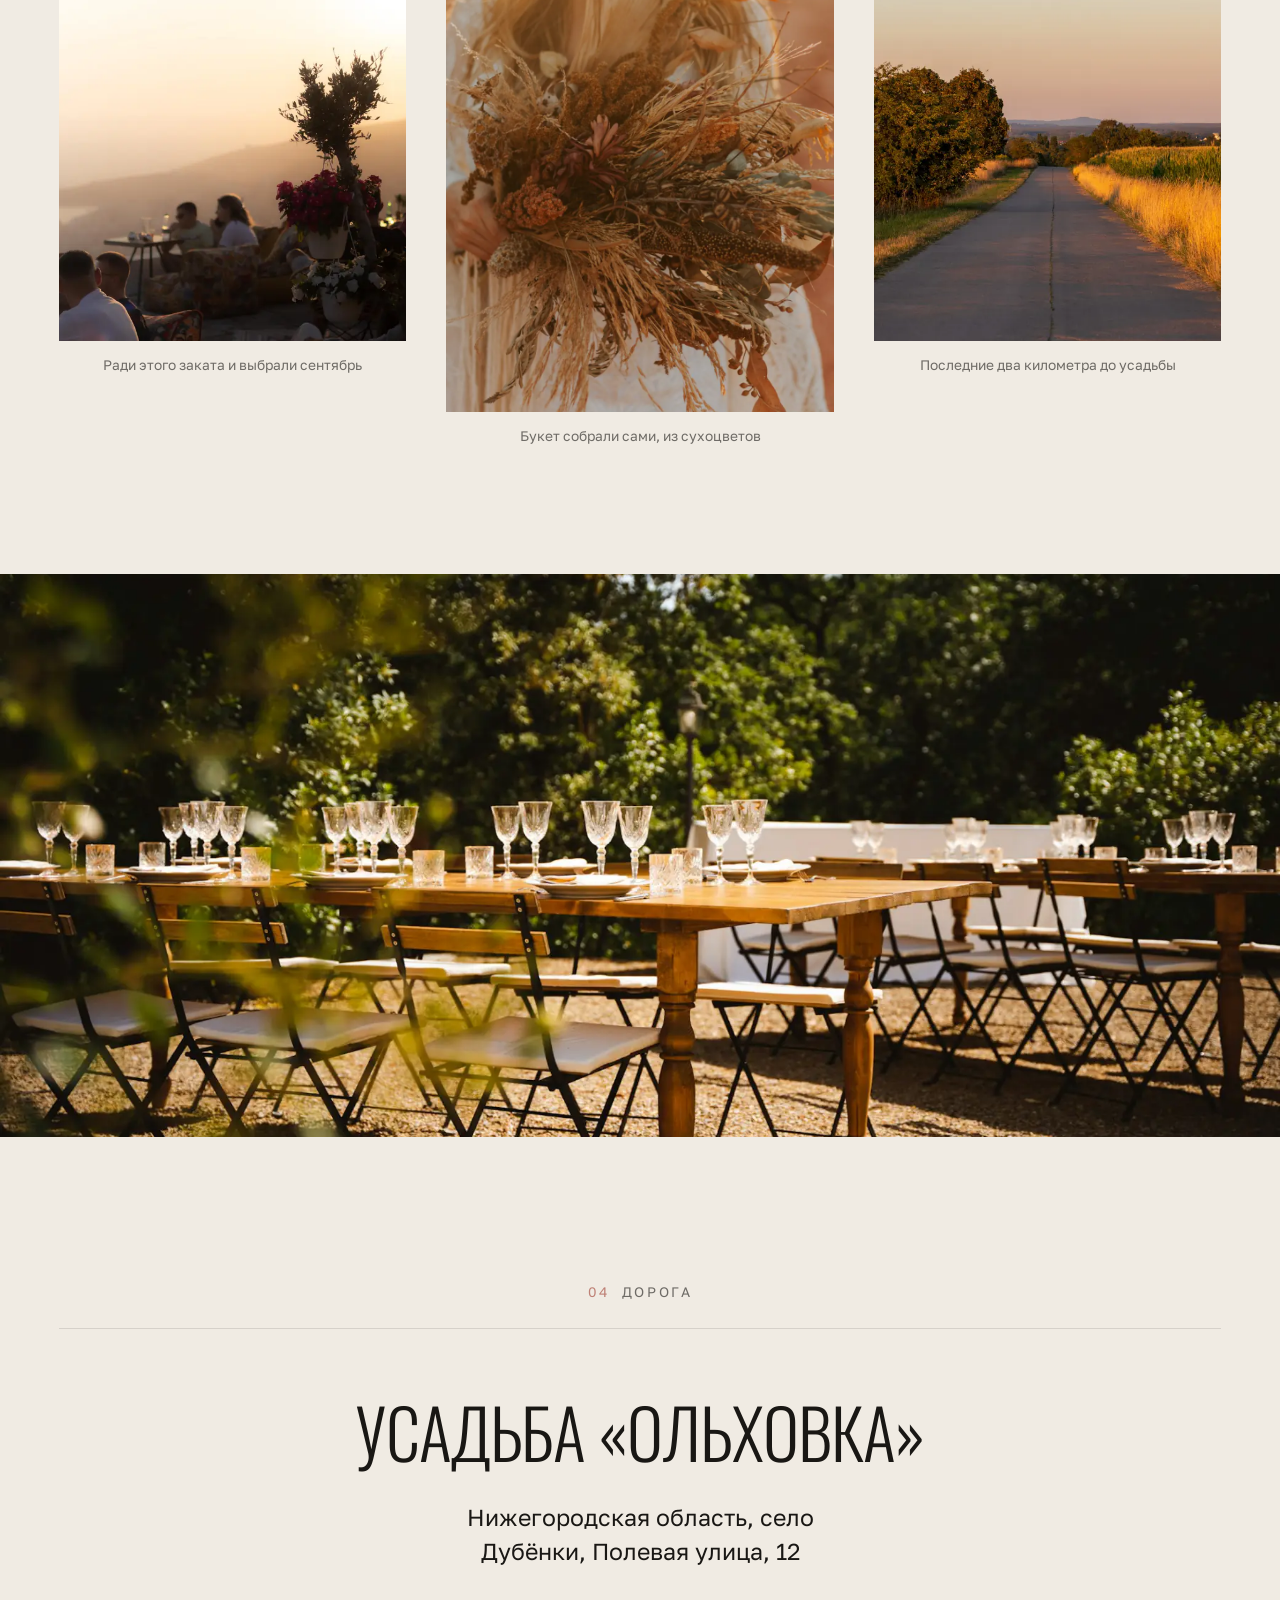
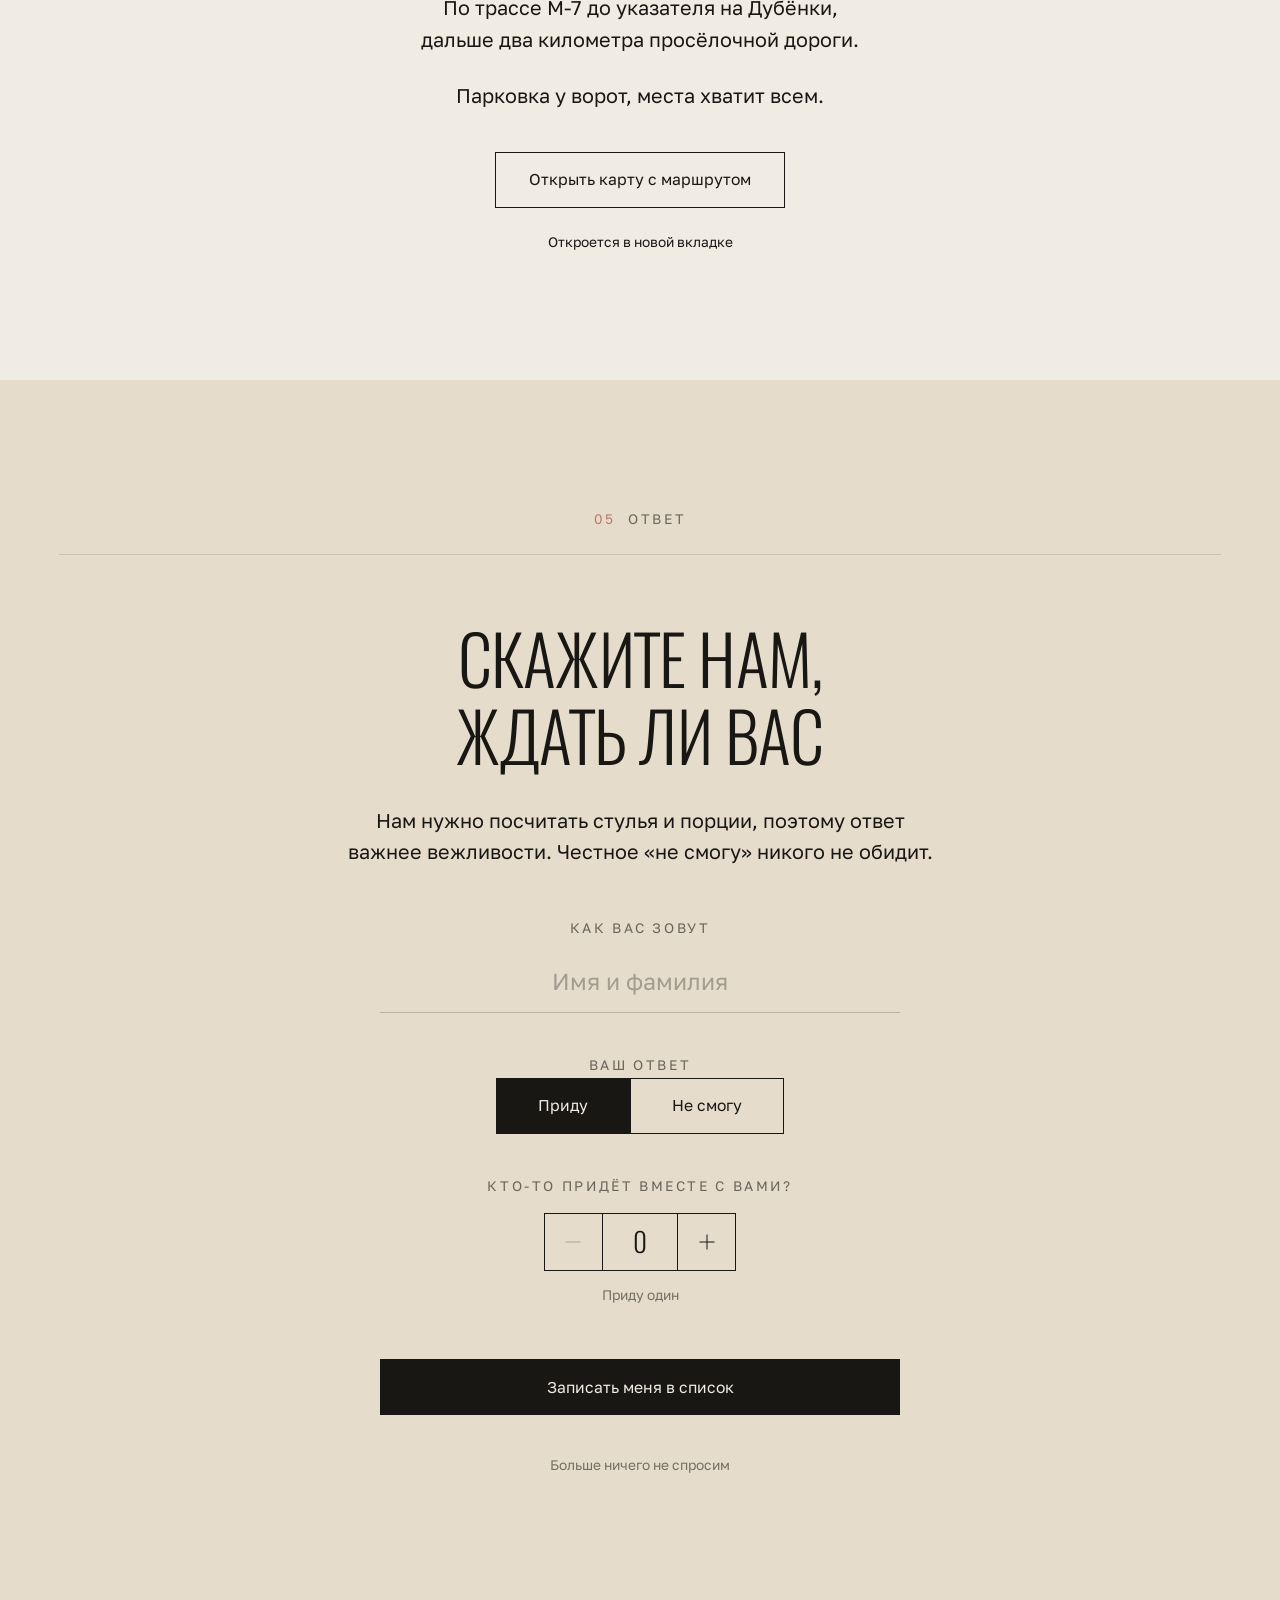
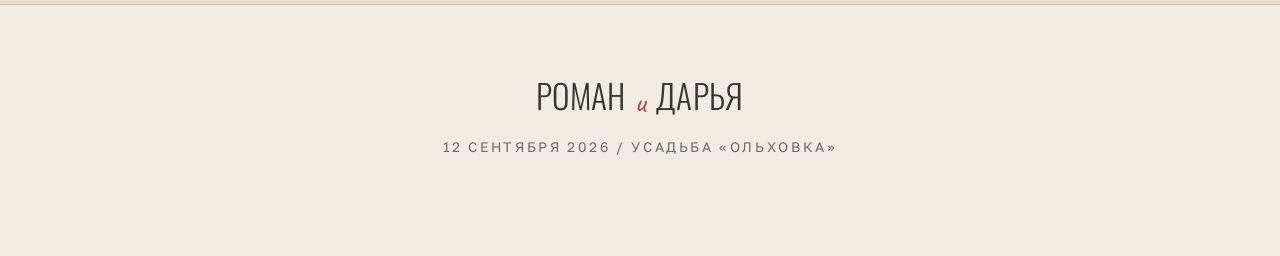
<file: simple/index.html>
<!doctype html>
<html lang="ru">
<head>
<meta charset="utf-8">
<meta name="viewport" content="width=device-width, initial-scale=1, viewport-fit=cover">
<title>Роман и Дарья / 12 сентября 2026</title>
<meta name="description" content="Приглашение на свадьбу Романа и Дарьи. 12 сентября 2026, усадьба «Ольховка», село Дубёнки, 24 км от Нижнего Новгорода.">
<meta name="theme-color" content="#F0EBE3">
<link rel="preconnect" href="https://fonts.googleapis.com">
<link rel="preconnect" href="https://fonts.gstatic.com" crossorigin>
<link href="https://fonts.googleapis.com/css2?family=Caveat:wght@500&family=Golos+Text:wght@400&family=Oswald:wght@300&display=swap" rel="stylesheet">
<link rel="preload" as="image" href="assets/hero.webp" fetchpriority="high">
<link rel="stylesheet" href="styles.css">
</head>
<body>

<div class="grain" aria-hidden="true"></div>
<a class="skip" href="#rsvp">Перейти к форме ответа</a>

<!-- ═══════════════════ ОБЛОЖКА ═══════════════════ -->
<header class="hero" id="top">
  <figure class="hero__ph">
    <img src="assets/hero.webp" alt="Роман и Дарья целуются на закате, у Дарьи в руках букет" fetchpriority="high" width="1900" height="2100">
  </figure>
  <div class="hero__veil" aria-hidden="true"></div>

  <div class="hero__top">
    <p class="wordmark">Роман&nbsp;и&nbsp;Дарья</p>
    <nav class="hero__nav">
      <a href="#invite">Приглашение</a>
      <a href="#road">Дорога</a>
      <a href="#rsvp">Ответить</a>
    </nav>
  </div>

  <div class="hero__txt">
    <p class="label rise">12 сентября 2026, суббота</p>
    <h1 class="names rise">Роман<i>и</i>Дарья</h1>
    <p class="lead rise">Усадьба «Ольховка», село Дубёнки</p>
    <p class="hero__cta rise">
      <a class="btn btn--fill" href="#rsvp">
        <span class="btn__fill"></span><span class="btn__label">Подтвердить, что&nbsp;приду</span>
      </a>
    </p>
    <p class="friction rise">Ответ нужен до&nbsp;28&nbsp;августа</p>
  </div>
</header>


<!-- ═══════════════════ 01 ПРИГЛАШЕНИЕ ═══════════════════ -->
<section class="sect invite" id="invite">
  <div class="wrap">
    <p class="tag"><span class="tag__n">01</span> Приглашение</p>
    <div class="mid">
      <h2 class="rise">Мы женимся.<br>Приезжайте.</h2>
      <p class="body rise">Расписываемся двенадцатого сентября в&nbsp;усадьбе «Ольховка»
        и&nbsp;остаёмся там до&nbsp;поздней ночи.</p>
      <p class="body rise">Позвали только тех, кого правда хотим видеть рядом.
        Список вышел коротким, и&nbsp;вы&nbsp;в&nbsp;нём есть.</p>
      <p class="sign rise">Роман<i>и</i>Дарья</p>
    </div>
  </div>
  <figure class="bleed rise">
    <img src="assets/invite.webp" alt="Длинный стол у окна, закатное солнце заливает зал" loading="lazy" width="1700" height="1134">
  </figure>
</section>


<!-- ═══════════════════ 02 ЧТО НУЖНО ЗНАТЬ ═══════════════════ -->
<section class="sect facts-sect" id="facts">
  <div class="wrap">
    <p class="tag"><span class="tag__n">02</span> Что нужно знать</p>
    <ul class="facts">
      <li class="fact rise">
        <p class="fact__n">01</p>
        <h3>Когда</h3>
        <p class="body">Суббота, 12&nbsp;сентября 2026&nbsp;года.<br>Сбор гостей в&nbsp;15:00, начало в&nbsp;16:00.</p>
      </li>
      <li class="fact rise">
        <p class="fact__n">02</p>
        <h3>Где</h3>
        <p class="body">Село Дубёнки, усадьба «Ольховка». Сорок минут езды, если не&nbsp;попасть в&nbsp;час пик.</p>
      </li>
      <li class="fact rise">
        <p class="fact__n">03</p>
        <h3>Как одеться</h3>
        <p class="body">Празднично и&nbsp;по&nbsp;погоде: после заката в&nbsp;саду прохладно. Каблук лучше пошире, под ногами газон.</p>
      </li>
    </ul>
  </div>
</section>


<!-- ═══════════════════ 03 ГАЛЕРЕЯ ═══════════════════ -->
<section class="sect gal-sect" id="gallery">
  <div class="wrap">
    <p class="tag"><span class="tag__n">03</span> Три кадра</p>
    <div class="gal">
      <figure class="gal__i gal__i--side rise">
        <img src="assets/gal-2.webp" alt="Гости за столами на террасе на фоне закатных холмов" loading="lazy" width="820" height="600">
        <figcaption>Ради этого заката и&nbsp;выбрали сентябрь</figcaption>
      </figure>
      <figure class="gal__i gal__i--mid rise">
        <img src="assets/gal-1.webp" alt="Дарья держит букет из сухоцветов" loading="lazy" width="880" height="1200">
        <figcaption>Букет собрали сами, из&nbsp;сухоцветов</figcaption>
      </figure>
      <figure class="gal__i gal__i--side rise">
        <img src="assets/gal-3.webp" alt="Просёлочная дорога между золотыми полями на закате" loading="lazy" width="820" height="600">
        <figcaption>Последние два&nbsp;километра до&nbsp;усадьбы</figcaption>
      </figure>
    </div>
  </div>
</section>


<!-- ═══════════════════ 04 ДОРОГА ═══════════════════ -->
<section class="sect road" id="road">
  <figure class="bleed rise">
    <img src="assets/venue.webp" alt="Длинный накрытый стол под деревьями в вечернем свете" loading="lazy" width="1800" height="1043">
  </figure>
  <div class="wrap">
    <p class="tag"><span class="tag__n">04</span> Дорога</p>
    <div class="mid">
      <h2 class="rise">Усадьба «Ольховка»</h2>
      <p class="lead rise">Нижегородская область, село Дубёнки, Полевая улица, 12</p>
      <p class="body rise">По&nbsp;трассе М-7 до&nbsp;указателя на&nbsp;Дубёнки,
        дальше два километра просёлочной дороги.</p>
      <p class="body rise">Парковка у&nbsp;ворот, места хватит всем.</p>
      <p class="mid__cta rise">
        <a class="btn btn--line" href="https://yandex.ru/maps/?text=%D1%81%D0%B5%D0%BB%D0%BE%20%D0%91%D0%BE%D0%B3%D0%BE%D1%80%D0%BE%D0%B4%D0%B8%D1%86%D0%BA%D0%BE%D0%B5%20%D0%9D%D0%B8%D0%B6%D0%B5%D0%B3%D0%BE%D1%80%D0%BE%D0%B4%D1%81%D0%BA%D0%B0%D1%8F%20%D0%BE%D0%B1%D0%BB%D0%B0%D1%81%D1%82%D1%8C" target="_blank" rel="noopener">
          <span class="btn__fill"></span><span class="btn__label">Открыть карту с&nbsp;маршрутом</span>
        </a>
      </p>
      <p class="friction rise">Откроется в&nbsp;новой вкладке</p>
    </div>
  </div>
</section>


<!-- ═══════════════════ 05 ОТВЕТ ═══════════════════ -->
<section class="sect rsvp" id="rsvp">
  <div class="wrap">
    <p class="tag"><span class="tag__n">05</span> Ответ</p>
    <div class="mid">
      <h2 class="rise">Скажите нам,<br>ждать&nbsp;ли&nbsp;вас</h2>
      <p class="body rise">Нам нужно посчитать стулья и&nbsp;порции, поэтому ответ важнее вежливости.
        Честное «не&nbsp;смогу» никого не&nbsp;обидит.</p>

      <form class="form rise" id="form" novalidate>
        <div class="field">
          <label class="label" for="who">Как вас зовут</label>
          <input id="who" name="who" type="text" autocomplete="name" placeholder="Имя и фамилия">
          <p class="err" id="errWho" hidden>Без имени мы вас не найдём</p>
        </div>

        <fieldset class="pick">
          <legend class="label">Ваш ответ</legend>
          <div class="pick__row">
            <input type="radio" name="answer" id="yes" value="yes" checked>
            <label for="yes">Приду</label>
            <input type="radio" name="answer" id="no" value="no">
            <label for="no">Не смогу</label>
          </div>
        </fieldset>

        <div class="party">
          <p class="label" id="partyQ">Кто-то придёт вместе с вами?</p>
          <div class="stepper">
            <button type="button" class="stepper__b stepper__b--minus" data-step="-1" aria-label="Убрать одного человека"></button>
            <output class="stepper__v" id="partyN" for="partyQ">0</output>
            <button type="button" class="stepper__b" data-step="1" aria-label="Добавить одного человека"></button>
          </div>
          <p class="friction" id="partyHint">Приду один</p>
          <div class="guests" id="guests"></div>
        </div>

        <button class="btn btn--fill btn--wide" type="submit">
          <span class="btn__fill"></span><span class="btn__label" id="submitLabel">Записать меня в&nbsp;список</span>
        </button>
        <p class="friction">Больше ничего не&nbsp;спросим</p>
      </form>

      <div class="done" id="done" hidden>
        <h2 id="doneTitle">Спасибо</h2>
        <p class="body" id="doneText"></p>
      </div>
    </div>
  </div>
</section>


<footer class="foot">
  <div class="wrap foot__col">
    <p class="sign">Роман<i>и</i>Дарья</p>
    <p class="label">12 сентября 2026 / усадьба «Ольховка»</p>
  </div>
</footer>

<script src="script.js"></script>
</body>
</html>
</file>
<file: showcase.css>
/* ══════════════════════════════════════════════════════════
   Витрина для пар. Задача страницы — показать чужой цвет,
   поэтому сама она нарочно тихая: почти белая бумага, тёмные
   чернила и один акцент, который берётся из ВЫБРАННОЙ палитры.
   Пока гость щёлкает образцы, страница перекрашивается вместе
   с демо-блоком — это и есть главный довод «будет по-вашему».
   ══════════════════════════════════════════════════════════ */

:root{
  --paper:#F5F3EF;
  --paper-2:#EDEAE3;
  --ink:#1A1917;
  --t1:rgba(26,25,23,.76);
  --t2:rgba(26,25,23,.56);
  --line:rgba(26,25,23,.14);
  --line-soft:rgba(26,25,23,.08);

  /* акцент подменяется скриптом из выбранной палитры */
  --accent:#6B7A4F;

  --e:cubic-bezier(.22,1,.36,1);
  --pad:clamp(20px,5vw,92px);
  --maxw:1320px;
  --sec:clamp(72px,10vw,150px);

  --f-disp:"Wix Madefor Display",-apple-system,BlinkMacSystemFont,"Segoe UI",sans-serif;
  --f-text:"Wix Madefor Text",-apple-system,BlinkMacSystemFont,"Segoe UI",sans-serif;
}

*,*::before,*::after{box-sizing:border-box;margin:0;padding:0}
html{scroll-behavior:smooth}
body{
  background:var(--paper);color:var(--ink);
  font-family:var(--f-text);font-size:16px;line-height:1.6;
  -webkit-font-smoothing:antialiased;overflow-x:hidden;
}
img{display:block;max-width:100%;height:auto}
a{color:inherit;text-decoration:none}
button{font:inherit;color:inherit;background:none;border:0;cursor:pointer}
:focus-visible{outline:2px solid var(--accent);outline-offset:3px}

.skip{position:fixed;left:-9999px;top:0;z-index:99;padding:12px 20px;background:var(--ink);color:var(--paper)}
.skip:focus{left:12px;top:12px}

h1,h2,h3{font-family:var(--f-disp);font-weight:500;letter-spacing:-.025em;text-wrap:balance}
h1{font-size:clamp(2.2rem,5.4vw,4.6rem);line-height:1.04}
h2{font-size:clamp(1.9rem,3.9vw,3.3rem);line-height:1.06}
h3{font-size:clamp(1.15rem,1.6vw,1.5rem);line-height:1.2;letter-spacing:-.02em}

.eyebrow{
  font-size:12px;letter-spacing:.2em;text-transform:uppercase;color:var(--t2);
  margin-bottom:clamp(12px,1.6vw,20px);
}

section,header.top,footer.end{padding-inline:var(--pad)}
.top,.works,.paint,.change,.price,.flow,.need,.end{
  max-width:var(--maxw);margin-inline:auto;
}

/* ─────────── первый экран ─────────── */
.top{padding-block:clamp(72px,13vh,150px) var(--sec)}
.top__lead{margin-top:clamp(18px,2.4vw,30px);max-width:54ch;font-size:clamp(16px,1.35vw,20px);color:var(--t1)}
.top__act{margin-top:clamp(30px,4vw,52px);display:flex;flex-wrap:wrap;align-items:center;gap:clamp(14px,1.6vw,20px)}
.top__note{font-size:14.5px;color:var(--t2);max-width:34ch}
.top__lead--dim{color:var(--t2);font-size:clamp(15px,1.15vw,17.5px)}
/* четыре числа вместо абзаца «о нас»: заказчик считывает объём за секунду */
.top__facts{
  list-style:none;margin-top:clamp(30px,4vw,52px);
  display:grid;grid-template-columns:repeat(4,minmax(0,1fr));gap:clamp(14px,2vw,30px);
  max-width:900px;
}
.top__facts li{display:flex;flex-direction:column;gap:5px;
  padding-top:14px;border-top:1px solid var(--line)}
.top__facts b{font-family:var(--f-disp);font-weight:500;letter-spacing:-.03em;
  font-size:clamp(1.32rem,2.1vw,1.95rem);line-height:1;white-space:nowrap;
  font-variant-numeric:lining-nums}
.top__facts span{font-size:14px;color:var(--t2)}
@media (max-width:720px){
  .top__facts{grid-template-columns:repeat(2,minmax(0,1fr))}
  .band__head{grid-template-columns:minmax(0,1fr)}
}

.btn{
  display:inline-flex;align-items:center;justify-content:center;
  min-height:52px;padding:0 30px;border-radius:999px;
  background:var(--ink);color:var(--paper);
  font-size:15.5px;letter-spacing:.01em;white-space:nowrap;
  position:relative;overflow:hidden;
  transition:transform 420ms var(--e);
}
.btn span{position:relative;z-index:2}
.btn::before{
  content:"";position:absolute;inset:0;background:var(--accent);
  transform:translateY(101%);transition:transform 480ms var(--e);
}
.btn:hover::before{transform:none}
.btn:active{transform:scale(.98)}
.btn--big{min-height:58px;padding:0 38px;font-size:16.5px}
.btn--ghost{background:none;color:var(--ink);box-shadow:inset 0 0 0 1px var(--line)}
.btn--ghost::before{background:var(--paper-2)}

/* ─────────── общий заголовок раздела ─────────── */
.head{max-width:64ch;margin-bottom:clamp(34px,4.6vw,68px)}
.head__lead{margin-top:clamp(14px,1.8vw,22px);font-size:clamp(15.5px,1.2vw,18px);color:var(--t1);max-width:58ch}

/* ─────────── работы ─────────── */
.works{padding-block:0 var(--sec)}
.grid{list-style:none;display:grid;grid-template-columns:repeat(2,1fr);gap:clamp(30px,4vw,64px)}
/* работы разложены по уровням, в каждой полосе чётное число карточек —
   растяжка первой больше не нужна, ряды и так полные */

/* ─────────── полоса уровня ─────────── */
.band{padding-top:clamp(34px,4.4vw,64px)}
.band + .band{margin-top:clamp(46px,6vw,96px);border-top:1px solid var(--line-soft)}
.band__head{
  display:grid;grid-template-columns:minmax(0,auto) minmax(0,1fr);
  align-items:baseline;column-gap:clamp(16px,2.4vw,30px);row-gap:10px;
  margin-bottom:clamp(24px,3vw,42px);
}
.band__name{
  font-size:clamp(1.5rem,2.5vw,2.15rem);line-height:1;letter-spacing:-.03em;
}
.band__price{
  font-family:var(--f-disp);font-size:clamp(1.02rem,1.15vw,1.24rem);
  color:var(--accent);letter-spacing:-.01em;transition:color 700ms var(--e);
  white-space:nowrap;
}
.band__lead{grid-column:1/-1;max-width:62ch;color:var(--t1);font-size:clamp(15px,1.15vw,17px)}

.work__shot{
  display:block;position:relative;overflow:hidden;border-radius:6px;
  background:var(--paper-2);box-shadow:0 1px 0 var(--line);
}
.work__shot img{
  width:100%;transition:transform 900ms var(--e),filter 700ms var(--e);
  will-change:transform;
}
.work__shot:hover img{transform:scale(1.028)}
.work__go{
  position:absolute;left:16px;bottom:16px;
  display:inline-flex;align-items:center;min-height:40px;padding:0 20px;border-radius:999px;
  background:var(--paper);color:var(--ink);font-size:14px;
  opacity:0;transform:translateY(8px);
  transition:opacity 420ms var(--e),transform 420ms var(--e);
}
.work__shot:hover .work__go,.work__shot:focus-visible .work__go{opacity:1;transform:none}
.work__txt{margin-top:clamp(16px,2vw,24px)}
.work__txt p{margin-top:10px;color:var(--t1);max-width:56ch;font-size:15.5px}
.work__tags{display:flex;flex-wrap:wrap;gap:8px;margin-top:16px !important}
.work__tags i{
  font-style:normal;font-size:12.5px;letter-spacing:.02em;color:var(--t2);
  border:1px solid var(--line);border-radius:999px;padding:5px 13px;
}

/* ─────────── палитра ─────────── */
.paint{padding-block:var(--sec);border-top:1px solid var(--line-soft)}
.swatches{display:flex;flex-wrap:wrap;gap:clamp(10px,1.4vw,18px);margin-bottom:clamp(26px,3.4vw,44px)}
.sw{
  display:inline-flex;align-items:center;gap:11px;
  min-height:46px;padding:0 18px 0 12px;border-radius:999px;
  border:1px solid var(--line);font-size:14.5px;color:var(--t1);
  transition:border-color 340ms var(--e),color 340ms var(--e),background 340ms var(--e);
}
.sw i{
  width:22px;height:22px;border-radius:50%;flex:none;
  background:var(--dot);box-shadow:inset 0 0 0 1px rgba(26,25,23,.16);
}
.sw:hover{border-color:var(--t2)}
.sw.is-on{border-color:var(--ink);color:var(--ink);background:rgba(26,25,23,.04)}
.sw[data-p=olive]  {--dot:#6B7A4F}
.sw[data-p=bottle] {--dot:#16261E}
.sw[data-p=ink]    {--dot:#C9A87C}
.sw[data-p=wax]    {--dot:#9E3B2E}
.sw[data-p=steel]  {--dot:#5E7A85}
.sw[data-p=shade]  {--dot:#B07A2E}
.sw[data-p=sunset] {--dot:#D08A22}
.sw[data-p=silver] {--dot:#C6D6E6}
.sw[data-p=terra]  {--dot:#A9603A}
.sw[data-p=sky]    {--dot:#B4526F}

/* демо-блок: цвета и шрифт приходят переменными, меняются мгновенно */
.demo{
  --d-bg:#F4F1E8; --d-ink:#23251F; --d-acc:#6B7A4F; --d-font:"Onest",sans-serif; --d-ital:normal;
  background:var(--d-bg);color:var(--d-ink);
  border-radius:8px;overflow:hidden;
  padding:clamp(38px,6vw,86px) clamp(22px,4vw,64px);
  text-align:center;
  transition:background 700ms var(--e),color 700ms var(--e);
}
.demo__date{
  font-size:12px;letter-spacing:.2em;text-transform:uppercase;opacity:.62;
}
.demo__names{
  font-family:var(--d-font);font-style:var(--d-ital);
  font-size:clamp(2.4rem,7vw,5.4rem);line-height:1.08;letter-spacing:-.02em;
  margin:clamp(14px,2vw,26px) 0;
  transition:font-size 500ms var(--e);
}
.demo__names em{font-style:italic;color:var(--d-acc);font-size:.5em;padding:0 .12em}
.demo__place{font-size:clamp(14.5px,1.15vw,17px);opacity:.72}
.demo__btn{
  display:inline-flex;align-items:center;min-height:48px;padding:0 28px;
  margin-top:clamp(20px,2.6vw,34px);border-radius:999px;
  background:var(--d-acc);color:var(--d-bg);font-size:15px;
  transition:background 700ms var(--e),color 700ms var(--e);
}
.demo__row{
  margin-top:clamp(28px,4vw,52px);padding-top:clamp(20px,2.6vw,32px);
  border-top:1px solid currentColor;
  display:grid;grid-template-columns:repeat(3,1fr);gap:18px;
}
.demo__row div{display:flex;flex-direction:column;gap:5px}
.demo__row b{font-family:var(--d-font);font-style:var(--d-ital);font-weight:400;font-size:clamp(1.1rem,1.8vw,1.7rem);color:var(--d-acc)}
.demo__row span{font-size:13.5px;opacity:.66}
.demo__row{border-color:color-mix(in srgb, currentColor 16%, transparent)}
.paint__note{margin-top:clamp(18px,2.4vw,28px);font-size:14.5px;color:var(--t2);max-width:52ch}

/* ─────────── карточки правок ─────────── */
.change{padding-block:var(--sec);border-top:1px solid var(--line-soft)}
.cards{list-style:none;display:grid;grid-template-columns:repeat(3,1fr);gap:clamp(24px,3vw,52px)}
.cards li{border-top:1px solid var(--line);padding-top:clamp(18px,2.2vw,26px)}
.cards p{margin-top:10px;color:var(--t1);font-size:15.5px}
.cards i{font-style:italic;color:var(--t2)}

/* ─────────── цена ─────────── */
.price{padding-block:var(--sec);border-top:1px solid var(--line-soft)}
.tiers{list-style:none;display:grid;grid-template-columns:repeat(3,1fr);gap:clamp(20px,2.4vw,36px)}
.tiers li{
  border:1px solid var(--line);border-radius:8px;
  padding:clamp(24px,2.8vw,38px);
  display:flex;flex-direction:column;gap:12px;
}
.tier--mid{border-color:var(--ink)}
.tier__n{font-size:12px;letter-spacing:.2em;text-transform:uppercase;color:var(--t2)}
.tier__p{font-family:var(--f-disp);font-size:clamp(2rem,3vw,2.9rem);letter-spacing:-.035em;
  line-height:1;font-variant-numeric:lining-nums tabular-nums;display:flex;align-items:baseline;gap:.24em}
.tier__cur{font-size:.62em;color:var(--t2)}
.tiers p:not(.tier__n):not(.tier__p):not(.tier__t){color:var(--t1);font-size:15.5px}
.tier__t{margin-top:auto;padding-top:12px;font-size:13.5px;color:var(--t2);border-top:1px solid var(--line-soft)}

/* ─────────── шаги ─────────── */
.flow{padding-block:var(--sec);border-top:1px solid var(--line-soft)}
.steps{list-style:none;display:grid;gap:0}
.steps li{
  display:grid;grid-template-columns:clamp(56px,7vw,110px) minmax(0,1fr);
  gap:clamp(16px,2.4vw,44px);align-items:start;
  padding:clamp(22px,2.8vw,34px) 0;border-top:1px solid var(--line-soft);
}
.steps li:last-child{border-bottom:1px solid var(--line-soft)}
.steps__n{font-family:var(--f-disp);font-size:clamp(15px,1.4vw,19px);color:var(--accent);transition:color 700ms var(--e)}
.steps p{margin-top:8px;color:var(--t1);max-width:60ch;font-size:15.5px}

/* ─────────── что нужно ─────────── */
.need{padding-block:var(--sec);border-top:1px solid var(--line-soft)}
.need__list{list-style:none;display:grid;grid-template-columns:repeat(2,1fr);gap:clamp(18px,2.4vw,34px)}
.need__list li{display:grid;gap:6px;border-top:1px solid var(--line-soft);padding-top:16px}
.need__list b{font-family:var(--f-disp);font-weight:500;font-size:clamp(16px,1.3vw,19px);letter-spacing:-.015em}
.need__list span{color:var(--t1);font-size:15px}

/* ─────────── подвал ─────────── */
.end{padding-block:var(--sec);border-top:1px solid var(--line-soft);text-align:center}
.end .eyebrow{margin-inline:auto}
.end__lead{margin:clamp(16px,2vw,26px) auto 0;max-width:48ch;color:var(--t1);font-size:clamp(15.5px,1.25vw,18px)}
.end .btn{margin-top:clamp(26px,3.4vw,42px)}
.end__ps{margin-top:clamp(16px,2vw,24px);font-size:14px;color:var(--t2)}
.end__ps a{border-bottom:1px solid transparent;transition:border-color 300ms var(--e),color 300ms var(--e)}
.end__ps a:hover{color:var(--ink);border-bottom-color:currentColor}

/* ─────────── появление ─────────── */
.rise{opacity:0;transform:translateY(20px)}
.rise.is-in{opacity:1;transform:none;
  transition:opacity 820ms var(--e) var(--d,0ms),transform 820ms var(--e) var(--d,0ms)}

/* ─────────── планшет и телефон ─────────── */
@media (max-width:900px){
  .grid{grid-template-columns:1fr}
  .work:first-child,
  .work:last-child:nth-child(even){grid-column:auto}
  .cards{grid-template-columns:repeat(2,1fr)}
  .tiers{grid-template-columns:1fr}
  .need__list{grid-template-columns:1fr}
  .work__go{opacity:1;transform:none}
}
@media (max-width:600px){
  .cards{grid-template-columns:1fr}
  .demo__row{grid-template-columns:1fr;gap:14px}
  .demo__row div{flex-direction:row;align-items:baseline;justify-content:center;gap:12px}
  .steps li{grid-template-columns:1fr;gap:6px}
  .steps__n{color:var(--t2)}
  .top__act{gap:14px}
  .btn{width:100%}
}

@media (prefers-reduced-motion:reduce){
  html{scroll-behavior:auto}
  .rise{opacity:1;transform:none;transition:none}
  .work__shot img,.demo,.demo__btn,.btn::before{transition:none}
}
</file>
<file: aura/styles.css>
/* ═══════════════════════════════════════════════════════════════════
   «Синий шёлк» — Матвей и Нина
   Тёмная база, шёлк на фоне, стеклянные пластины.

   Дисплей — Jost 300, текст — Geist 400. Два начертания, оба с кириллицей.
   Одна кривая на весь проект: cubic-bezier(.22,1,.36,1).

   ВАЖНО ПРО ПРОИЗВОДИТЕЛЬНОСТЬ (выведено замерами на прошлых сайтах):
   ни filter, ни backdrop-filter, ни mix-blend-mode на движущихся слоях
   и никогда поверх видео — кадр меняется 24 раза в секунду, и такой слой
   пересчитывается на каждом, даже когда страница стоит.
   ═══════════════════════════════════════════════════════════════════ */

:root {
  --base:      #08090C;
  --base-2:    #0B0E14;

  --ink:       #F2F5F8;
  --ink-2:     rgba(242, 245, 248, .72);
  --ink-3:     rgba(242, 245, 248, .55);

  --silver:    #C6D6E6;
  --steel:     #1E3A5F;

  --glass:     rgba(255, 255, 255, .028);
  --hair:      rgba(255, 255, 255, .10);

  --e:         cubic-bezier(.22, 1, .36, 1);
  --wrap:      70rem;                        /* 1120px — по нему стоят направляющие */
  --gut:       clamp(20px, 4vw, 48px);

  --s1: 8px; --s2: 16px; --s3: 24px; --s4: 40px;
  --s5: 64px; --s6: 96px; --s7: 160px;
}

*, *::before, *::after { box-sizing: border-box; }

/* Свой display у элемента перебивает браузерное [hidden]{display:none} —
   без !important экран благодарности показывается рядом с живой формой. */
[hidden] { display: none !important; }

html { scroll-behavior: smooth; }

body {
  margin: 0;
  background: var(--base);
  color: var(--ink);
  font-family: 'Geist', system-ui, sans-serif;
  font-size: clamp(15px, 1.05vw, 18px);
  line-height: 1.62;
  -webkit-font-smoothing: antialiased;
  overflow-x: hidden;
}

::selection { background: rgba(198, 214, 230, .28); }

h1, h2, h3 {
  font-family: 'Jost', system-ui, sans-serif;
  font-weight: 300;
  margin: 0;
  hyphens: none;
  text-wrap: balance;
}

h1 { font-size: clamp(3.1rem, 10.5vw, 9rem);  line-height: .86; letter-spacing: -.045em; }
h2 { font-size: clamp(2rem, 5.4vw, 4.4rem);   line-height: .94; letter-spacing: -.035em; }
h3 { font-size: clamp(20px, 2.2vw, 30px);     line-height: 1.06; letter-spacing: -.02em; }

p { margin: 0; text-wrap: pretty; max-width: 56ch; }

a { color: inherit; }

.wrap {
  width: 100%;
  max-width: var(--wrap);
  margin-inline: auto;
  padding-inline: var(--gut);
}

/* Микро-лейбл: единственное место с положительным трекингом. */
.lab {
  font-size: 12px;
  line-height: 1.8;
  text-transform: uppercase;
  letter-spacing: .18em;
  color: var(--ink-3);
  margin: 0;
}

/* ─── фон: шёлк ──────────────────────────────────────────────────── */

.veil {
  position: fixed;
  inset: 0;
  z-index: 0;
  pointer-events: none;
  /* Свой композитный слой: без этого фиксированный фон во весь экран
     перерисовывается на каждом кадре прокрутки (замер: пики 78 мс
     против 21 мс, когда слой вынесен). */
  transform: translateZ(0);
  will-change: transform;
  /* Запасной свет: если видео и постер не пришли, экран не чёрный. */
  background:
    radial-gradient(120% 80% at 72% 18%, rgba(48, 96, 156, .55), transparent 62%),
    radial-gradient(90% 60% at 30% 90%, rgba(20, 40, 72, .5), transparent 70%),
    var(--base);
}

.veil__v {
  width: 100%;
  height: 100%;
  object-fit: cover;
  display: block;
}

/* Читаемость текста берём не сплошным оверлеем (IMG-06), а маской,
   которая гасит кадр только в нижней трети, где стоят буквы. */
.veil__fade {
  position: absolute;
  inset: 0;
  background: linear-gradient(to top, var(--base) 4%, rgba(8, 9, 12, .82) 26%, rgba(8, 9, 12, .12) 62%, transparent 100%);
}

/* ─── направляющие и зерно ───────────────────────────────────────── */

.rails {
  position: fixed;
  inset: 0;
  z-index: 5;
  pointer-events: none;
}

.rails i {
  position: absolute;
  top: 0; bottom: 0;
  width: 1px;
  background: rgba(255, 255, 255, .07);
}

.rails i:first-child { left: 50%; transform: translateX(calc(-50% - (var(--wrap) / 2))); }
.rails i:last-child  { left: 50%; transform: translateX(calc(-50% + (var(--wrap) / 2))); }

@media (max-width: 1200px) { .rails { display: none; } }

/* Зерно — один неподвижный слой на всю страницу, без blend-режима:
   смешивание поверх видео стоит кадров. */
.grain {
  position: fixed;
  inset: 0;
  z-index: 6;
  pointer-events: none;
  opacity: .055;
  background-image: url("data:image/svg+xml,%3Csvg xmlns='http://www.w3.org/2000/svg' width='180' height='180'%3E%3Cfilter id='n'%3E%3CfeTurbulence type='fractalNoise' baseFrequency='.9' numOctaves='2' stitchTiles='stitch'/%3E%3C/filter%3E%3Crect width='180' height='180' filter='url(%23n)'/%3E%3C/svg%3E");
}

/* ─── появление ──────────────────────────────────────────────────── */

.rise {
  opacity: 0;
  transform: translateY(26px);
  transition:
    opacity   900ms var(--e) var(--d, 0ms),
    transform 900ms var(--e) var(--d, 0ms);
}

/* Блюр в появлении — только на крупных единичных заголовках: та же
   цепочка на десятках элементов сразу однажды уронила прокрутку. */
.rise--blur { filter: blur(9px); transition: opacity 900ms var(--e) var(--d,0ms), transform 900ms var(--e) var(--d,0ms), filter 900ms var(--e) var(--d,0ms); }

.is-in.rise, .is-in .rise { opacity: 1; transform: none; }
.is-in.rise--blur, .is-in .rise--blur { filter: blur(0); }

/* ─── обложка ────────────────────────────────────────────────────── */

.cover {
  position: relative;
  z-index: 2;
  min-height: 100svh;
  display: flex;
  align-items: stretch;
}

.cover__in {
  display: flex;
  flex-direction: column;
  justify-content: space-between;
  padding-block: clamp(20px, 3.5svh, 34px) clamp(28px, 6svh, 64px);
}

.cover__titles {
  display: flex;
  justify-content: space-between;
  gap: var(--s3);
  font-size: 12px;
  text-transform: uppercase;
  letter-spacing: .18em;
  color: var(--ink-3);
  margin: 0;
  max-width: none;
}

.cover__bottom { display: flex; flex-direction: column; gap: clamp(18px, 3svh, 30px); }

.names { display: flex; flex-direction: column; }
.names__l { display: block; }

/* Фирменный приём: свет скользит по стеклу. По буквам имён он проходит
   ровно два раза за страницу — здесь и в финале. */
.shine {
  background-image: linear-gradient(100deg,
    #7E93AD 0%, #A9BFD6 16%, #E9F2FB 32%, #FFFFFF 40%,
    #C6D6E6 52%, #8AA0BA 70%, #6C819C 88%, #7E93AD 100%);
  background-size: 220% auto;
  -webkit-background-clip: text;
  background-clip: text;
  color: transparent;
  -webkit-text-fill-color: transparent;
  animation: shine 6s linear infinite;
}

/* linear здесь осознанно: у бесконечного блика любая другая кривая
   даёт заметный рывок на стыке цикла. */
@keyframes shine {
  0%   { background-position: -180% center; }
  100% { background-position:  180% center; }
}

/* Анимация крутится только когда её видно И когда страница стоит.
   Замер (4× замедление): с бегущим сиянием 1.49% медленных кадров
   прокрутки, без него — 0.11%. Причина не в фильтре, а в самом приёме:
   background-clip:text перерисовывает крупный текст на каждом кадре.
   Гасить приём целиком не нужно — достаточно не двигать его в тот
   момент, когда пользователь всё равно смотрит мимо: паузу на время
   прокрутки ставит script.js, прямо на этих элементах. */
.shine { animation-play-state: paused; }
.shine.is-seen { animation-play-state: running; }

.cover__meta {
  display: flex;
  flex-wrap: wrap;
  align-items: baseline;
  gap: var(--s2) var(--s4);
  max-width: none;
  color: var(--ink-2);
}

.cover__meta b {
  font-family: 'Jost', system-ui, sans-serif;
  font-weight: 300;
  font-size: clamp(19px, 1.7vw, 25px);
  letter-spacing: -.01em;
  color: var(--ink);
}

.cover__act {
  display: flex;
  flex-wrap: wrap;
  align-items: center;
  gap: var(--s2) var(--s3);
}

.hint { font-size: 13px; color: var(--ink-3); text-wrap: balance; }

/* ─── кнопки: только два типа ────────────────────────────────────── */

.btn {
  position: relative;
  display: inline-flex;
  align-items: center;
  justify-content: center;
  min-height: 48px;
  padding: 12px 28px;
  border-radius: 999px;
  border: none;
  font: inherit;
  font-size: 15px;
  text-decoration: none;
  cursor: pointer;
  overflow: hidden;
  isolation: isolate;
}

.btn--fill { background: var(--ink); color: #0A0C10; }

/* Hover несёт направление, слои рассинхронизированы: заливка 500, текст 320. */
.btn__fill {
  position: absolute;
  inset: 0;
  background: var(--silver);
  transform: scaleX(0);
  transform-origin: left;
  transition: transform 500ms var(--e);
}

.btn__label { position: relative; z-index: 2; transition: color 320ms var(--e); }
.btn:hover .btn__fill { transform: scaleX(1); }
.btn:active { transform: scale(.985); }

.btn--ghost {
  background: transparent;
  color: var(--ink);
  box-shadow: inset 0 0 0 1px rgba(255, 255, 255, .16);
}

.btn--ghost .btn__fill { background: rgba(255, 255, 255, .08); }

/* ─── тише, когда просят ─────────────────────────────────────────── */

@media (prefers-reduced-motion: reduce) {
  html { scroll-behavior: auto; }
  .rise, .rise--blur { opacity: 1; transform: none; filter: none; transition: none; }
  .shine { animation: none; background-position: 40% center; }
  .btn__fill { transition: none; }
}

/* ─── стекло ─────────────────────────────────────────────────────
   Материал собран из трёх слоёв и НИ ОДНОГО фильтра: заливка,
   градиентная кромка маской и внутренняя подсветка сверху.
   backdrop-filter намеренно нет — под панелями на этой странице
   местами стоит видео, а блюр поверх него пересчитывается 24 раза
   в секунду даже на неподвижной странице. */

.glass {
  position: relative;
  background: var(--glass);
  border-radius: 14px;
  overflow: hidden;
}

/* Кромка собрана из внутренних теней, а не из градиента с mask-composite:
   маска по всей площади панели пересчитывалась при каждом появлении
   секции (замер: 78 → 29 мс на худшем кадре). Рисунок тот же — свет
   лежит на верхнем и нижнем ребре, бока едва подсвечены. */
.glass {
  box-shadow:
    inset 0  1.2px 0 rgba(255, 255, 255, .38),
    inset 0 -1.2px 0 rgba(255, 255, 255, .30),
    inset  1px 0 0 rgba(255, 255, 255, .07),
    inset -1px 0 0 rgba(255, 255, 255, .07),
    inset 0 14px 30px -26px rgba(255, 255, 255, .5),
    0 40px 80px -50px rgba(0, 0, 0, .9);
}

/* Второе проявление фирменного приёма: свет один раз проходит
   по пластине, когда она появляется. Дальше не повторяется. */
.sheen {
  position: absolute;
  inset: 0;
  border-radius: inherit;
  pointer-events: none;
  background: linear-gradient(112deg,
    transparent 34%, rgba(255, 255, 255, .10) 46%,
    rgba(198, 214, 230, .16) 50%, transparent 62%);
  transform: translateX(-115%);
  opacity: 0;
}

.is-in .sheen { animation: sheen 1500ms var(--e) 260ms 1 forwards; }

@keyframes sheen {
  0%   { transform: translateX(-115%); opacity: 0; }
  18%  { opacity: 1; }
  100% { transform: translateX(115%); opacity: 0; }
}

/* ─── полоса-курс ────────────────────────────────────────────────── */

.course {
  position: sticky;
  top: 0;
  z-index: 20;
  background: rgba(8, 9, 12, .94);
  border-block: 1px solid rgba(255, 255, 255, .07);
}

.course__in {
  display: flex;
  align-items: center;
  justify-content: space-between;
  gap: var(--s3);
  height: 52px;
  font-size: 13px;
}

.course__mark {
  display: inline-flex;
  align-items: center;
  min-height: 40px;
  font-family: 'Jost', system-ui, sans-serif;
  font-size: 15px;
  letter-spacing: -.01em;
  text-decoration: none;
  white-space: nowrap;
}

.course__date { color: var(--ink-3); margin: 0; white-space: nowrap; }

.course__nav { display: flex; align-items: center; gap: var(--s3); }

.course__nav a {
  color: var(--ink-2);
  text-decoration: none;
  display: inline-flex;
  align-items: center;
  min-height: 40px;
  padding: 6px 0;
  transition: color 320ms var(--e);
}

.course__nav a:hover { color: var(--ink); }

.course__ans {
  color: var(--ink) !important;
  display: inline-flex;
  align-items: center;
  min-height: 40px;              /* палец, а не только текст (CTA-07) */
  padding: 7px 16px !important;
  border-radius: 999px;
  box-shadow: inset 0 0 0 1px rgba(255, 255, 255, .18);
  transition: box-shadow 320ms var(--e), background 500ms var(--e);
}

.course__ans:hover { background: rgba(255, 255, 255, .08); box-shadow: inset 0 0 0 1px rgba(255, 255, 255, .32); }

@media (max-width: 800px) {
  .course__date { display: none; }
  .course__nav a:not(.course__ans) { display: none; }
}

/* ─── приглашение ────────────────────────────────────────────────── */

.invite { position: relative; z-index: 2; background: var(--base); padding-block: clamp(64px, 12svh, 128px); }

.invite__card { padding: clamp(28px, 5vw, 64px); }

.invite__h { margin-top: var(--s2); }

.invite__lead {
  margin-top: var(--s3);
  text-wrap: balance;          /* BRK-03: иначе последняя строка уходит в огрызок */
  color: var(--ink-2);
  font-size: clamp(16px, 1.35vw, 20px);
  max-width: 46ch;
}

.invite__sign {
  margin-top: var(--s3);
  font-family: 'Jost', system-ui, sans-serif;
  font-size: clamp(18px, 1.6vw, 23px);
  color: var(--silver);
}

.invite__facts {
  display: grid;
  grid-template-columns: repeat(3, 1fr);
  gap: var(--s3);
  margin: clamp(28px, 4vw, 44px) 0 0;
  padding-top: var(--s3);
  border-top: 1px solid var(--hair);
}

.invite__facts dt {
  font-size: 12px;
  text-transform: uppercase;
  letter-spacing: .18em;
  color: var(--ink-3);
}

.invite__facts dd { margin: 8px 0 0; font-size: 15px; line-height: 1.5; }

@media (max-width: 700px) { .invite__facts { grid-template-columns: 1fr; gap: var(--s2); } }

/* ─── хроника вечера ─────────────────────────────────────────────── */

.hours { position: relative; z-index: 2; background: var(--base); padding-block: clamp(48px, 9svh, 96px) clamp(64px, 12svh, 128px); }

.hours__h { margin-top: var(--s2); }

.hours__line {
  display: grid;
  grid-template-columns: repeat(5, 1fr);
  gap: var(--s3);
  margin: clamp(40px, 6vw, 72px) 0 0;
  padding: 0;
  list-style: none;
  border-top: 1px solid var(--hair);
}

.hour { position: relative; padding-top: var(--s4); }

/* Узел на общей линии — маленький ромб, не глиф и не эмодзи. */
.hour::before {
  content: '';
  position: absolute;
  top: -4px;
  left: 0;
  width: 7px;
  height: 7px;
  background: var(--silver);
  transform: rotate(45deg);
}

.hour b {
  font-family: 'Jost', system-ui, sans-serif;
  font-weight: 300;
  font-size: clamp(22px, 2vw, 30px);
  letter-spacing: -.02em;
  color: var(--silver);
  display: block;
}

.hour h3 { margin-top: 6px; }

.hour p { margin-top: var(--s2); font-size: 14px; line-height: 1.55; color: var(--ink-3); text-wrap: balance; }

@media (max-width: 900px) {
  .hours__line { grid-template-columns: 1fr 1fr; gap: var(--s4) var(--s3); }
}

@media (max-width: 560px) {
  .hours__line { grid-template-columns: 1fr; }
  .hour { padding-top: var(--s3); }
  .hour p { max-width: 42ch; }
}

/* ─── место ──────────────────────────────────────────────────────── */

.place, .dress { position: relative; z-index: 2; background: var(--base); }
.place { padding-block: clamp(48px, 9svh, 96px) clamp(64px, 12svh, 128px); }

/* Фото во всю ширину окна: full-bleed из ограниченного контейнера. */
.shot {
  position: relative;
  margin: clamp(32px, 5vw, 56px) 0 0;
  width: 100vw;
  margin-inline-start: calc(50% - 50vw);
}

.shot img { display: block; width: 100%; height: auto; }

.shot figcaption {
  position: absolute;
  left: 50%;
  bottom: 0;
  transform: translateX(-50%);
  width: 100%;
  max-width: var(--wrap);
  padding: 0 var(--gut) clamp(14px, 2vw, 22px);
  font-size: 12px;
  text-transform: uppercase;
  letter-spacing: .18em;
  color: rgba(255, 255, 255, .68);
  text-shadow: 0 1px 14px rgba(0, 0, 0, .9);
}

.shot--flat { margin-block: clamp(48px, 8vw, 88px); }

.place__grid {
  display: grid;
  grid-template-columns: 1.05fr 1fr;
  gap: clamp(24px, 4vw, 56px);
  align-items: start;
  margin-top: clamp(32px, 5vw, 56px);
}

.place__lead { color: var(--ink-2); text-wrap: balance; }

.place__facts { display: grid; gap: var(--s3); margin: 0; }

.place__facts dt {
  font-size: 12px;
  text-transform: uppercase;
  letter-spacing: .18em;
  color: var(--ink-3);
}

.place__facts dd { margin: 6px 0 0; font-size: 15px; }

.place__act {
  grid-column: 1 / -1;
  display: flex;
  flex-wrap: wrap;
  align-items: center;
  gap: var(--s2) var(--s3);
  margin-top: var(--s2);
}

@media (max-width: 800px) { .place__grid { grid-template-columns: 1fr; } }

/* ─── одежда ─────────────────────────────────────────────────────── */

.dress { padding-block: clamp(48px, 9svh, 96px) clamp(64px, 12svh, 128px); }

.dress__lead { margin-top: var(--s3); color: var(--ink-2); max-width: 50ch; text-wrap: balance; }

/* Образцы — физические пластины, не кружки-иконки. */
.palette {
  display: flex;
  flex-wrap: wrap;
  gap: var(--s3);
  list-style: none;
  margin: clamp(28px, 4vw, 44px) 0 0;
  padding: 0;
}

.palette li { display: flex; flex-direction: column; gap: 10px; }

.palette i {
  display: block;
  width: clamp(72px, 9vw, 104px);
  height: clamp(52px, 6.5vw, 74px);
  box-shadow: inset 0 1px 0 rgba(255, 255, 255, .14), 0 18px 30px -22px rgba(0, 0, 0, .9);
}

.palette span { font-size: 12px; letter-spacing: .06em; color: var(--ink-3); }

.asks {
  display: grid;
  grid-template-columns: repeat(3, 1fr);
  gap: clamp(20px, 3vw, 40px);
  margin-top: clamp(36px, 5vw, 64px);
  padding-top: var(--s4);
  border-top: 1px solid var(--hair);
}

.ask h3 { font-size: clamp(19px, 1.7vw, 24px); }
.ask p { margin-top: 10px; font-size: 14px; line-height: 1.55; color: var(--ink-3); text-wrap: balance; }

@media (max-width: 760px) { .asks { grid-template-columns: 1fr; gap: var(--s3); } }

/* ─── короткие ответы ────────────────────────────────────────────── */

.faq__h { margin-bottom: clamp(20px, 3vw, 32px); }

.faq details { border-top: 1px solid var(--hair); }
.faq details:last-child { border-bottom: 1px solid var(--hair); }

.faq summary {
  list-style: none;
  cursor: pointer;
  padding: var(--s3) 40px var(--s3) 0;
  position: relative;
  font-family: 'Jost', system-ui, sans-serif;
  font-size: clamp(18px, 1.6vw, 22px);
  letter-spacing: -.015em;
  transition: color 320ms var(--e);
}

.faq summary::-webkit-details-marker { display: none; }

/* Плюс собран из двух линий: глифов и эмодзи в интерфейсе нет. */
.faq summary::before,
.faq summary::after {
  content: '';
  position: absolute;
  right: 4px;
  top: 50%;
  width: 15px;
  height: 1px;
  background: var(--ink-2);
  transition: transform 520ms var(--e), opacity 320ms var(--e);
}

.faq summary::after { transform: rotate(90deg); }
.faq details[open] summary::after { transform: rotate(0deg); opacity: 0; }
.faq summary:hover { color: var(--silver); }

.faq details p {
  margin: 0;
  padding: 0 0 var(--s3);
  color: var(--ink-3);
  font-size: 15px;
  max-width: 60ch;
  text-wrap: balance;
}

/* ─── ответ ──────────────────────────────────────────────────────── */

.answer { position: relative; z-index: 2; background: var(--base); padding-block: clamp(48px, 9svh, 96px) clamp(64px, 12svh, 128px); }

.answer__card { padding: clamp(28px, 5vw, 64px); }

.answer__lead { margin-top: var(--s2); color: var(--ink-2); max-width: 46ch; text-wrap: balance; }

.answer__head h2 { margin-top: var(--s2); }

.form { margin-top: clamp(28px, 4vw, 44px); display: grid; gap: clamp(20px, 3vw, 32px); }

.field { border: none; margin: 0; padding: 0; min-width: 0; }

.field > label,
.field legend {
  display: block;
  font-size: 12px;
  text-transform: uppercase;
  letter-spacing: .18em;
  color: var(--ink-3);
  margin-bottom: 12px;
  padding: 0;
}

.field input[type="text"],
.field textarea {
  width: 100%;
  max-width: 520px;
  background: rgba(255, 255, 255, .035);
  border: none;
  box-shadow: inset 0 0 0 1px rgba(255, 255, 255, .10);
  border-radius: 10px;
  color: var(--ink);
  font: inherit;
  font-size: 16px;
  padding: 13px 16px;
  transition: box-shadow 320ms var(--e), background 500ms var(--e);
}

.field textarea { resize: vertical; line-height: 1.5; }

.field input[type="text"]:focus,
.field textarea:focus {
  outline: none;
  background: rgba(255, 255, 255, .06);
  box-shadow: inset 0 0 0 1px rgba(198, 214, 230, .55);
}

.field input::placeholder,
.field textarea::placeholder { color: rgba(242, 245, 248, .46); }

.choice { display: flex; flex-wrap: wrap; gap: 10px; }

.pick { position: relative; }
.pick input { position: absolute; opacity: 0; inset: 0; cursor: pointer; }

.pick span {
  display: inline-flex;
  align-items: center;
  min-height: 44px;
  padding: 10px 20px;
  border-radius: 999px;
  font-size: 15px;
  color: var(--ink-2);
  box-shadow: inset 0 0 0 1px rgba(255, 255, 255, .12);
  cursor: pointer;
  transition: color 320ms var(--e), box-shadow 320ms var(--e), background 500ms var(--e);
}

.pick input:checked + span {
  color: #0A0C10;
  background: var(--ink);
  box-shadow: none;
}

.pick input:focus-visible + span { box-shadow: inset 0 0 0 2px var(--silver); }

.companions { display: grid; gap: 12px; margin-top: 14px; }
.companions input { max-width: 420px; }

.err { display: block; margin-top: 8px; font-size: 13px; color: #E9A2A2; }

.form__send { display: flex; flex-wrap: wrap; align-items: center; gap: var(--s2) var(--s3); }

.thanks { padding-top: var(--s2); }
.thanks p { margin-top: var(--s2); color: var(--ink-2); max-width: 44ch; text-wrap: balance; }

.link {
  margin-top: var(--s3);
  background: none;
  border: none;
  padding: 0;
  color: var(--ink-3);
  font: inherit;
  font-size: 14px;
  cursor: pointer;
  border-bottom: 1px solid rgba(255, 255, 255, .2);
  transition: color 320ms var(--e), border-color 320ms var(--e);
}

.link:hover { color: var(--ink); border-color: var(--silver); }

/* ─── финал ──────────────────────────────────────────────────────── */

.final {
  position: relative;
  z-index: 2;
  background: var(--base);
  overflow: hidden;
  padding-block: clamp(72px, 14svh, 160px);
}

.final__bg {
  position: absolute;
  inset: 0;
  width: 100%;
  height: 100%;
  object-fit: cover;
  opacity: .55;
}

.final__fade {
  position: absolute;
  inset: 0;
  background:
    linear-gradient(to bottom, var(--base) 0%, rgba(8, 9, 12, .35) 34%, rgba(8, 9, 12, .72) 78%, var(--base) 100%);
}

.final__in { position: relative; }

.count {
  display: flex;
  gap: clamp(28px, 5vw, 64px);
  list-style: none;
  margin: var(--s3) 0 0;
  padding: 0;
}

.count b {
  display: block;
  font-family: 'Jost', system-ui, sans-serif;
  font-weight: 300;
  font-size: clamp(38px, 5.4vw, 76px);
  line-height: .9;
  letter-spacing: -.04em;
  font-variant-numeric: lining-nums tabular-nums;
}

.count span { display: block; margin-top: 8px; font-size: 12px; text-transform: uppercase; letter-spacing: .18em; color: var(--ink-3); }

/* Имена во весь экран — тот же приём, что в обложке, второй и последний раз. */
.final__names {
  display: flex;
  flex-direction: column;
  margin-top: clamp(36px, 6vw, 72px);
  font-size: clamp(3rem, 12vw, 10rem);
  line-height: .86;
  letter-spacing: -.05em;
}

.final__act { display: flex; flex-wrap: wrap; align-items: center; gap: var(--s2) var(--s3); margin-top: clamp(28px, 4vw, 48px); }

/* ─── подвал ─────────────────────────────────────────────────────── */

.foot { position: relative; z-index: 2; background: var(--base); border-top: 1px solid var(--hair); padding-block: clamp(40px, 7svh, 72px); }

.foot__in { display: grid; gap: 10px; }

.foot__names { font-family: 'Jost', system-ui, sans-serif; font-size: clamp(20px, 2vw, 26px); letter-spacing: -.02em; }
.foot__meta { color: var(--ink-3); font-size: 14px; }
.foot__call { font-size: 14px; color: var(--ink-2); }
.foot__call a { display: inline-block; padding: 9px 0; text-decoration: none; border-bottom: 1px solid rgba(255, 255, 255, .25); }
.foot__cred { margin-top: var(--s2); font-size: 12px; color: rgba(242, 245, 248, .52); text-wrap: balance; }  /* .38 давало 3.3:1 — ниже нормы для 12px */

/* ─── админка (?admin=1) ─────────────────────────────────────────── */

.admin {
  position: fixed;
  right: 16px;
  bottom: 16px;
  z-index: 40;
  width: min(420px, calc(100vw - 32px));
  max-height: 60svh;
  overflow: auto;
  background: #0E1219;
  box-shadow: inset 0 0 0 1px rgba(255, 255, 255, .14), 0 30px 60px -30px #000;
  border-radius: 12px;
  padding: 14px 16px;
  font-size: 13px;
}

.admin__head { display: flex; flex-wrap: wrap; align-items: center; gap: 10px; padding-bottom: 10px; border-bottom: 1px solid var(--hair); }
.admin__head b { font-size: 14px; }
.admin__head span { color: var(--ink-3); }

.admin__head button {
  background: none;
  border: none;
  box-shadow: inset 0 0 0 1px rgba(255, 255, 255, .2);
  border-radius: 999px;
  color: var(--ink);
  font: inherit;
  font-size: 12px;
  padding: 6px 12px;
  cursor: pointer;
}

.admin__list p { margin: 8px 0 0; color: var(--ink-2); font-size: 13px; line-height: 1.45; max-width: none; }

/* Переключатель языка — часть полосы-курса, не отдельная кнопка-остров. */
.course__lang {
  background: none;
  border: none;
  min-height: 40px;
  padding: 6px 2px 6px 6px;
  color: var(--ink-3);
  font: inherit;
  font-size: 12px;
  letter-spacing: .14em;
  cursor: pointer;
  transition: color 320ms var(--e);
}

.course__lang:hover { color: var(--ink); }

/* На телефоне широкие кадры превращаются в полоску высотой в палец:
   пропорция уступает место фиксированной высоте, кадрирование берёт
   на себя object-fit. */
@media (max-width: 760px) {
  .shot img { height: 46svh; object-fit: cover; }
  .shot--flat img { height: 38svh; }
}
</file>
<file: complex/styles.css>
/* =========================================================
   Артём и Ксения — 12.09.2026
   Токены: графит / фарфор / песочный акцент. Одна кривая.
   ========================================================= */

:root{
  /* 2 базовых + 1 акцент */
  --ink:      #12100E;
  --ink-2:    #1A1714;
  --ink-3:    #0A0908;
  --porcelain:#F2EDE6;
  --sand:     #C9A87C;
  --sand-dim: #A8875B;

  --e: cubic-bezier(.22, 1, .36, 1);

  --r-pill: 999px;

  --s1: 8px;  --s2: 16px; --s3: 24px; --s4: 40px;
  --s5: 64px; --s6: 104px; --s7: 168px;

  --pad: clamp(20px, 5vw, 88px);
  --rule: rgba(242,237,230,.14);
}

*,*::before,*::after{ box-sizing:border-box; }

/* [hidden] должен побеждать display:flex/inline-flex ниже по файлу */
[hidden]{ display:none !important; }

html{ scroll-behavior:smooth; -webkit-text-size-adjust:100%; }
@media (prefers-reduced-motion: reduce){ html{ scroll-behavior:auto; } }

body{
  margin:0;
  background:var(--ink);
  color:var(--porcelain);
  font-family:"Manrope", ui-sans-serif, system-ui, sans-serif;
  font-weight:400;
  font-size:clamp(16px, 1.15vw, 19px);
  line-height:1.62;
  overflow-x:hidden;
  -webkit-font-smoothing:antialiased;
}

img{ display:block; max-width:100%; }
button{ font:inherit; color:inherit; }
a{ color:inherit; text-decoration:none; }

/* зерно — 5% */
.grain{
  position:fixed; inset:-50%; z-index:60; pointer-events:none; opacity:.05;
  background-image:url("data:image/svg+xml,%3Csvg xmlns='http://www.w3.org/2000/svg' width='180' height='180'%3E%3Cfilter id='n'%3E%3CfeTurbulence type='fractalNoise' baseFrequency='.85' numOctaves='3'/%3E%3C/filter%3E%3Crect width='180' height='180' filter='url(%23n)'/%3E%3C/svg%3E");
  mix-blend-mode:overlay;
}

.skip{
  position:absolute; left:-9999px; top:0; z-index:100;
  background:var(--porcelain); color:var(--ink); padding:12px 20px;
}
.skip:focus{ left:var(--pad); top:var(--s2); }

:focus-visible{ outline:2px solid var(--sand); outline-offset:3px; }

/* ---------------- типографика ---------------- */

h1,h2,h3{ font-family:"Playfair Display", Georgia, serif; font-weight:400; margin:0; hyphens:none; }

h1{
  font-size:clamp(2.9rem, 9vw, 8.4rem);
  line-height:.88; letter-spacing:-.035em;
  white-space:nowrap;
}
h2{
  font-size:clamp(2rem, 5vw, 4.4rem);
  line-height:.95; letter-spacing:-.028em; text-wrap:balance;
}
h3{ font-size:clamp(22px, 2.3vw, 34px); line-height:1.08; letter-spacing:-.02em; text-wrap:balance; margin:0; }

p{ margin:0; text-wrap:pretty; }

.label{
  font-size:12px; line-height:1.8; letter-spacing:.19em;
  text-transform:uppercase; color:rgba(242,237,230,.55);
  margin:0;
}

.lead{ max-width:46ch; font-size:clamp(17px, 1.3vw, 20px); line-height:1.6;
       color:rgba(242,237,230,.78); text-wrap:balance; }

/* центрированная шапка блока: заголовок по центру, начинка ниже — во всю ширину */
.mid{
  display:flex; flex-direction:column; align-items:center; text-align:center;
  gap:var(--s2); max-width:min(920px, 100%); margin:0 auto;
}
.mid h2{ margin:4px 0 0; }
.mid .lead{ max-width:54ch; }

.friction{ font-size:13px; line-height:1.5; color:rgba(242,237,230,.55); margin:0; }

/* ---------------- кнопки: только 2 типа ---------------- */

.btn{
  position:relative; overflow:hidden; display:inline-flex; align-items:center; gap:12px;
  min-height:52px; padding:0 30px; border-radius:var(--r-pill);
  border:0; background:transparent; cursor:pointer;
  letter-spacing:0; text-align:left;
}
.btn--sm{ min-height:44px; padding:0 22px; font-size:14px; }

.btn--fill{ background:var(--porcelain); color:var(--ink); }
.btn--fill .btn__fill{
  position:absolute; inset:0; background:var(--sand);
  transform:scaleX(0); transform-origin:left;
  transition:transform 500ms var(--e);
}
.btn--fill:hover .btn__fill,
.btn--fill:focus-visible .btn__fill{ transform:scaleX(1); }
.btn--fill .btn__label{ position:relative; z-index:2; transition:color 320ms var(--e); }
.btn--fill:hover .btn__label{ color:var(--ink); }

.btn--line{ border:1px solid var(--rule); color:var(--porcelain); }
.btn--line .btn__label{ position:relative; z-index:2; transition:color 320ms var(--e); }
.btn--line::after{
  content:""; position:absolute; inset:auto 0 0 0; height:1px; background:var(--sand);
  transform:scaleX(0); transform-origin:left; transition:transform 500ms var(--e);
}
.btn--line:hover::after,
.btn--line:focus-visible::after{ transform:scaleX(1); }
.btn--line:hover .btn__label{ color:var(--sand); }

.btn__arw{
  position:relative; z-index:2; width:19px; height:19px; flex:none;
  fill:none; stroke:currentColor; stroke-width:1.4; stroke-linecap:round; stroke-linejoin:round;
  transition:transform 520ms var(--e);
}
.btn:hover .btn__arw{ transform:translateX(6px); }
.btn:hover .btn__arw--back{ transform:translateX(-6px); }

/* ---------------- моушен ---------------- */

/* без filter:blur — он пересчитывался на каждом кадре у десятков
   элементов сразу и давал главные провалы при прокрутке */
.rise{ opacity:0; transform:translateY(28px); }
.is-in .rise, .rise.is-in{
  opacity:1; transform:none; filter:blur(0);
  transition:opacity 900ms var(--e) var(--d,0ms),
             transform 900ms var(--e) var(--d,0ms),
             filter 900ms var(--e) var(--d,0ms);
}
@media (prefers-reduced-motion: reduce){
  .rise{ opacity:1; transform:none; filter:none; }
  .is-in .rise, .rise.is-in{ transition:none; }
}

/* ---------------- монограмма ---------------- */

.mono{ display:inline-flex; align-items:center; gap:11px; font-family:"Playfair Display", serif; font-size:19px; letter-spacing:0; }
.mono i{ width:16px; height:1px; background:currentColor; opacity:.5; }
.mono--sm{ font-size:15px; opacity:.7; }

/* =========================================================
   01 HERO — схема A, фото на весь экран, текст в нижнем левом
   ========================================================= */

.hero{ position:relative; height:180svh; }

.hero__media{ position:sticky; top:0; height:100svh; overflow:hidden; }
.hero__media img{ width:100%; height:100%; object-fit:cover; object-position:62% 40%; }

/* Был backdrop-filter поверх липкого фото высотой 76svh — блюр такой площади
   пересчитывался каждый кадр прокрутки и давал главные провалы. Градиент
   повторяет ту же растяжку затемнения и не стоит ничего. */
.hero__veil{
  position:absolute; inset:auto 0 0 0; height:76svh;
  /* значения подобраны замером яркости: держат ту же читаемость,
     что старый blur+brightness(.42) — 80/83 против 86/87 */
  background:linear-gradient(to top,
    rgba(18,16,14,.66) 0%, rgba(18,16,14,.62) 24%,
    rgba(18,16,14,.40) 52%, rgba(18,16,14,0) 78%);
  pointer-events:none;
}

.hero__bar{
  position:absolute; inset:0 0 auto 0; z-index:3;
  display:flex; align-items:center; justify-content:space-between;
  padding:clamp(20px,3.4vw,40px) var(--pad) 0;
}
.hero__nav{ display:flex; align-items:center; gap:clamp(16px,2.2vw,34px); }
.hero__nav a{
  font-size:13px; letter-spacing:0; position:relative; padding:14px 0;
  color:rgba(242,237,230,.78); transition:color 320ms var(--e);
}
.hero__nav a::after{
  content:""; position:absolute; left:0; right:0; bottom:8px; height:1px; background:var(--sand);
  transform:scaleX(0); transform-origin:left; transition:transform 460ms var(--e);
}
.hero__nav a:hover{ color:var(--porcelain); }
.hero__nav a:hover::after{ transform:scaleX(1); }

.lang, .sound{
  display:inline-flex; align-items:center; justify-content:center; gap:7px;
  min-width:44px; min-height:44px; padding:0 12px;
  background:transparent; border:1px solid var(--rule); border-radius:var(--r-pill);
  cursor:pointer; font-size:12px; letter-spacing:.14em; text-transform:uppercase;
  transition:border-color 420ms var(--e);
}
.lang:hover, .sound:hover{ border-color:rgba(242,237,230,.4); }
.lang i{ width:1px; height:11px; background:currentColor; opacity:.35; }
.lang__off{ opacity:.42; transition:opacity 320ms var(--e); }
.lang__on{ opacity:1; transition:opacity 320ms var(--e); }
html[lang="en"] .lang__off{ opacity:1; }
html[lang="en"] .lang__on{ opacity:.42; }

.sound{ padding:0; }
.sound__ico{ width:21px; height:21px; fill:none; stroke:currentColor; stroke-width:1.35; stroke-linecap:round; stroke-linejoin:round; }
.sound__spk{ fill:currentColor; stroke:none; }
.sound__w1,.sound__w2{ opacity:0; transition:opacity 380ms var(--e); }
.sound__x{ opacity:.75; transition:opacity 380ms var(--e); }
.sound[aria-pressed="true"] .sound__w1{ opacity:.9; }
.sound[aria-pressed="true"] .sound__w2{ opacity:.55; }
.sound[aria-pressed="true"] .sound__x{ opacity:0; }

.hero__content{
  position:absolute; inset:0 0 auto 0; z-index:2; height:100svh;
  display:flex; flex-direction:column; justify-content:flex-end; align-items:flex-start;
  padding:0 var(--pad) clamp(48px,7svh,92px);
  text-shadow:0 1px 3px rgba(0,0,0,.55), 0 2px 44px rgba(0,0,0,.7);
}
.hero__content .label{ color:rgba(242,237,230,.85); }
.hero__content h1{ margin:var(--s2) 0 var(--s3); }
.hero__where{ max-width:34ch; color:rgba(242,237,230,.8); margin-bottom:var(--s4); }
.hero__act{ display:flex; flex-direction:column; gap:14px; align-items:flex-start; }

.hero__scroll{
  position:absolute; left:50%; bottom:clamp(26px,4svh,42px); z-index:2;
  width:1px; height:54px; overflow:hidden; opacity:.4;
}
.hero__scroll i{ position:absolute; inset:0; background:var(--porcelain); animation:drop 2.6s var(--e) infinite; }
@keyframes drop{ 0%{transform:translateY(-100%)} 60%,100%{transform:translateY(100%)} }
@media (prefers-reduced-motion: reduce){ .hero__scroll i{ animation:none; } }

/* ---------------- док ---------------- */

.dock{
  position:fixed; inset:0 0 auto 0; z-index:40;
  display:flex; align-items:center; gap:var(--s3);
  padding:12px var(--pad);
  background:rgba(18,16,14,.95);
  border-bottom:1px solid var(--rule);
  transform:translateY(-102%);
  transition:transform 620ms var(--e);
}
.dock.is-on{ transform:none; }
.dock__name{ font-family:"Playfair Display", serif; font-size:19px; letter-spacing:-.01em; }
.dock__date{ font-size:13px; color:rgba(242,237,230,.55); margin-right:auto; }
@media (max-width:760px){ .dock__date{ display:none; } .dock__name{ margin-right:auto; } }

/* =========================================================
   02 ПРИГЛАШЕНИЕ
   ========================================================= */

.invite{
  position:relative; z-index:2; background:var(--ink);
  padding:clamp(90px,13svh,180px) 0 0;
  display:flex; flex-direction:column; gap:clamp(64px,9svh,120px);
}
.sign{
  font-family:"Playfair Display", serif; font-size:clamp(21px,2vw,28px);
  color:var(--sand); margin-top:var(--s2);
}

/* Приглашение-карточка: одна колонка по центру, под чертой —
   три строки, ради которых гость и открыл страницу. */
.invite__card{
  padding:0 var(--pad); text-align:center;
  max-width:min(1000px, 100%); margin-inline:auto;
  display:flex; flex-direction:column; align-items:center;
  gap:clamp(14px,2svh,24px);
}
.invite__card h2{
  margin:6px 0 0; max-width:19ch;
  font-size:clamp(2.1rem, 4.6vw, 4rem); line-height:1.05; letter-spacing:-.022em;
}
.invite__card .lead{ max-width:52ch; }
.invite__card .sign{ margin-top:clamp(6px,1svh,12px); }

.key{
  margin:clamp(26px,4.2svh,54px) 0 0; width:100%;
  display:grid; grid-template-columns:repeat(3,1fr);
  gap:clamp(20px,3vw,52px);
  border-top:1px solid var(--rule); padding-top:clamp(24px,3.4svh,40px);
}
.key__row{ display:flex; flex-direction:column; align-items:center; gap:10px; }
.key dt{
  font-size:12px; line-height:1.8; letter-spacing:.19em; text-transform:uppercase;
  color:var(--sand);
}
.key dd{ margin:0; display:flex; flex-direction:column; align-items:center; gap:7px; }
.key dd b{
  font-family:"Playfair Display", serif; font-weight:400;
  font-size:clamp(20px,1.85vw,28px); line-height:1.1; letter-spacing:-.02em;
  font-variant-numeric:lining-nums; font-feature-settings:"lnum" 1;
}
.key dd span{ font-size:clamp(14px,1.05vw,16px); line-height:1.5; color:rgba(242,237,230,.62); max-width:27ch; }

@media (max-width:860px){
  .key{ grid-template-columns:1fr; gap:clamp(22px,3.4svh,32px); }
  .key dd span{ max-width:34ch; }
}

.invite__band{ margin:0; height:clamp(280px,48svh,560px); }
.invite__band img{ width:100%; height:100%; object-fit:cover; object-position:50% 58%; }

/* =========================================================
   03 ОТСЧЁТ
   ========================================================= */

.count{
  position:relative; z-index:2; background:var(--ink-3);
  border-top:1px solid var(--rule); border-bottom:1px solid var(--rule);
  padding:clamp(72px,10svh,140px) var(--pad);
  display:flex; flex-direction:column; gap:clamp(40px,6svh,76px);
}
.count__grid{ display:grid; grid-template-columns:repeat(4,1fr); }
.count__cell{
  display:flex; flex-direction:column; align-items:center; gap:var(--s2);
  padding:var(--s3) var(--s2) 0;
  border-top:1px solid var(--rule); border-left:1px solid var(--rule);
}
.count__cell:first-child{ border-left:0; }
/* подпись НАД цифрой: у Playfair старостильные цифры со свисающими хвостами,
   снизу они наезжали на подпись при плотном интерлиньяже */
.count__u{ font-size:12px; line-height:1.8; letter-spacing:.19em; text-transform:uppercase; color:var(--sand); }
.count__n{
  font-family:"Playfair Display", Georgia, serif;
  font-size:clamp(3.1rem,8.6vw,7.4rem); line-height:1; letter-spacing:-.04em;
  font-variant-numeric:lining-nums tabular-nums;
  font-feature-settings:"lnum" 1, "tnum" 1;
  padding-bottom:.08em;
}
.count__act{ display:flex; flex-direction:column; gap:14px; align-items:center; text-align:center; }

/* /* =========================================================
   05 ГАЛЕРЕЯ — фирменное взаимодействие: скролл двигает плёнку
   ========================================================= */

.reel{ height:340svh; position:relative; z-index:2; background:var(--ink-3); }
.reel__pin{ position:sticky; top:0; height:100svh; overflow:hidden; display:flex; flex-direction:column; justify-content:center; }
.reel__head{
  position:absolute; inset:clamp(72px,11svh,120px) var(--pad) auto;
  display:flex; align-items:baseline; justify-content:space-between; gap:var(--s3);
}
.reel__hint{ font-size:12px; letter-spacing:.19em; text-transform:uppercase; color:rgba(242,237,230,.42); }

.reel__track{
  display:flex; align-items:center; gap:clamp(16px,2.4vw,40px);
  padding:0 var(--pad); width:max-content;
  will-change:transform;
}
.frame{ margin:0; position:relative; width:clamp(230px,26vw,400px); height:clamp(310px,44svh,470px); overflow:hidden; }
.frame--tall{ height:clamp(390px,60svh,640px); }
.frame img{ width:100%; height:100%; object-fit:cover; }
.frame figcaption{
  position:absolute; inset:auto 0 0 0; padding:74px 20px 20px;
  display:flex; flex-direction:column; gap:8px;
  background:linear-gradient(to top, rgba(10,9,8,.94) 32%, transparent);
}
.frame__top{ display:flex; align-items:baseline; gap:12px; }
.frame__note{
  font-size:clamp(13px,1vw,15px); line-height:1.5;
  color:rgba(242,237,230,.72); text-wrap:pretty;
}
.frame figcaption b{
  font-family:"Playfair Display", serif; font-weight:400;
  font-size:clamp(26px,2.2vw,34px); line-height:1; letter-spacing:-.02em; color:var(--sand);
  font-variant-numeric:lining-nums; font-feature-settings:"lnum" 1;
}
.frame figcaption i{ width:16px; height:1px; background:var(--rule); flex:none; transform:translateY(-6px); }
.frame figcaption span{ font-size:14px; letter-spacing:.02em; }

.reel__rail{ position:absolute; inset:auto var(--pad) clamp(56px,8svh,88px); height:1px; background:var(--rule); }
.reel__rail i{ position:absolute; inset:0 auto 0 0; width:16%; background:var(--sand); transform-origin:left; }

/* =========================================================
   06 ПРОГРАММА — зеркальный сплит, фото слева впритык
   ========================================================= */

.program{
  position:relative; z-index:2; background:var(--ink);
  display:grid; grid-template-columns:minmax(0,.72fr) minmax(0,1fr);
  gap:clamp(32px,5vw,96px); align-items:center;
  padding:clamp(90px,13svh,180px) var(--pad) clamp(90px,13svh,180px) 0;
}
.program__media{ margin:0; height:clamp(420px,78svh,880px); }
.program__media img{ width:100%; height:100%; object-fit:cover; }
.program__body{ display:flex; flex-direction:column; gap:var(--s2); }
.program__body h2{ margin-bottom:var(--s3); }

/* заголовок и строки программы — по центру колонки */
.program__body{ text-align:center; }
.program__body .label{ display:block; }
.times{ list-style:none; margin:0; padding:0; text-align:center; }
.times li{
  display:grid; grid-template-columns:88px minmax(0,1fr); gap:clamp(14px,2vw,32px);
  padding:20px 0; border-top:1px solid var(--rule);
  justify-items:center; text-align:center;
}
.times li:last-child{ border-bottom:1px solid var(--rule); }
.times__t{ font-family:"Playfair Display", serif; font-size:clamp(18px,1.5vw,22px); color:var(--sand); font-variant-numeric:tabular-nums; }
.times__w{ display:flex; flex-direction:column; gap:5px; max-width:46ch; }
.times__w b{ font-weight:400; font-size:clamp(17px,1.4vw,21px); }
.times__w em{ font-style:normal; font-size:clamp(15px,1.1vw,17px); line-height:1.58; color:rgba(242,237,230,.62); }

/* =========================================================
   07 ЛОКАЦИЯ
   ========================================================= */

.venue{ position:relative; z-index:2; background:var(--ink-3); border-top:1px solid var(--rule); padding:clamp(90px,13svh,180px) var(--pad); }
.venue__head{
  display:flex; flex-direction:column; align-items:center; gap:var(--s2);
  max-width:62ch; margin-inline:auto; text-align:center;
}
.venue__head .lead{ max-width:none; }
.venue__head h2{ margin:6px 0 var(--s2); }

.route{ margin:clamp(40px,6svh,80px) 0; }
.route__svg{ width:100%; height:auto; overflow:visible; }
.route__svg--v{ display:none; }
.route__road{ fill:none; stroke:var(--rule); stroke-width:1.5; stroke-dasharray:5 7; }
.route__road--live{ stroke:var(--sand); stroke-dasharray:1400; stroke-dashoffset:1400; opacity:.85; }
.is-in .route__road--live{ animation:draw 2600ms var(--e) forwards; }
@keyframes draw{ to{ stroke-dashoffset:0; } }
@media (prefers-reduced-motion: reduce){ .route__road--live{ stroke-dashoffset:0; } .is-in .route__road--live{ animation:none; } }
.route__stop circle{ fill:var(--ink-3); stroke:var(--porcelain); stroke-width:1.5; }
.route__stop--end circle{ fill:var(--sand); stroke:var(--sand); }
.route__stop text{ fill:var(--porcelain); font-family:"Manrope",sans-serif; font-size:14px; text-anchor:middle; }
.route__stop:first-of-type text{ text-anchor:start; }
.route__stop--end text{ text-anchor:end; }
.route__svg--v text,
.route__svg--v .route__stop:first-of-type text,
.route__svg--v .route__stop--end text{ text-anchor:start; }
.route__sub{ fill:rgba(242,237,230,.5); font-size:12px; letter-spacing:.14em; text-transform:uppercase; }

.venue__grid{ display:grid; grid-template-columns:repeat(3,1fr); gap:clamp(24px,3.4vw,64px); margin-bottom:clamp(40px,6svh,72px); }
.fact{
  display:flex; flex-direction:column; align-items:center; text-align:center; gap:14px;
  padding-top:var(--s3); border-top:1px solid var(--rule);
}
.fact__n{
  font-family:"Playfair Display", serif; font-size:clamp(40px,3.6vw,58px);
  line-height:1; letter-spacing:-.02em; color:var(--sand); opacity:.55;
  font-variant-numeric:lining-nums; font-feature-settings:"lnum" 1;
  margin-bottom:2px;
}
.fact p{ color:rgba(242,237,230,.78); font-size:clamp(16px,1.2vw,18px); line-height:1.6; max-width:34ch; }
.venue__act{ display:flex; flex-wrap:wrap; gap:var(--s2); }

/* =========================================================
   08 ДРЕСС-КОД
   ========================================================= */

.dress{
  position:relative; z-index:2; background:var(--ink);
  padding:0 0 clamp(90px,13svh,180px);
  display:flex; flex-direction:column; gap:clamp(48px,7svh,92px);
}
.dress__band{ margin:0; height:clamp(280px,50svh,600px); }
.dress__band img{ width:100%; height:100%; object-fit:cover; object-position:50% 64%; }
.dress > .mid{ padding:0 var(--pad); }

/* три готовых образа: гость видит результат, а не абстрактный цвет */
.looks{
  list-style:none; margin:0; padding:0 var(--pad);
  display:grid; grid-template-columns:repeat(3,1fr); gap:clamp(20px,3vw,56px);
}
.look{ display:flex; flex-direction:column; gap:var(--s2); }
.look figure{ margin:0; height:clamp(300px,46svh,540px); overflow:hidden; }
.look figure img{ width:100%; height:100%; object-fit:cover; transition:transform 820ms var(--e); }
.look:hover figure img{ transform:scale(1.04); }
.look h3{ margin-top:6px; }
.look p{
  font-size:clamp(15px,1.15vw,17px); line-height:1.6;
  color:rgba(242,237,230,.72); max-width:36ch;
}

/* три просьбы — как ярлык по уходу на изнанке платья */
/* три просьбы: по центру, без разделительных полосок */
.care{
  margin:0; padding:0 var(--pad); list-style:none;
  display:grid; grid-template-columns:repeat(3,1fr);
  gap:clamp(26px,4vw,68px); text-align:center;
}
.care__item{ display:flex; flex-direction:column; align-items:center; gap:12px; }
.care h3{
  margin:0; font-family:"Playfair Display", serif; font-weight:400;
  font-size:clamp(26px,2.4vw,36px); letter-spacing:-.02em; line-height:1.06;
  color:var(--porcelain);
}
.care p{
  margin:0; max-width:26ch;
  font-size:clamp(18px,1.45vw,22px); line-height:1.5; color:rgba(242,237,230,.86);
}

/* тёплый акцент дресс-кода показан цветом, а не только словами:
   бусины ловят свечу — металл, а не плоский образец */
.tones{
  list-style:none; margin:4px 0 0; padding:0;
  display:flex; gap:clamp(14px,1.4vw,26px);
}
.tone{
  display:flex; align-items:center; gap:9px;
  font-size:clamp(15px,1.15vw,17px); line-height:1;
  color:rgba(242,237,230,.8); letter-spacing:.02em;
}
.tone i{
  position:relative; flex:none; width:clamp(22px,1.9vw,28px); aspect-ratio:1;
  border-radius:50%;
  background:
    radial-gradient(60% 60% at 34% 28%, var(--hi) 0%, transparent 62%),
    linear-gradient(146deg, var(--hi) 6%, var(--lo) 54%, #2A1E0E 100%);
  box-shadow:
    0 0 0 1px rgba(240,221,180,.24),
    0 0 14px -2px color-mix(in srgb, var(--hi) 55%, transparent),
    inset 0 -3px 6px -2px rgba(0,0,0,.55);
}
.tone i::after{   /* блик свечи на металле */
  content:""; position:absolute; left:26%; top:18%; width:26%; height:18%;
  border-radius:50%; background:rgba(255,248,232,.82); filter:blur(.4px);
}
@media (max-width:860px){
  .care{ grid-template-columns:1fr; gap:clamp(24px,4svh,38px); }
  .care p{ max-width:36ch; }
}

/* =========================================================
   09 РАССАДКА
   ========================================================= */

.seat{
  position:relative; z-index:2; background:var(--ink-3);
  border-top:1px solid var(--rule); padding:clamp(80px,11svh,150px) var(--pad);
}
.seat__form{
  display:flex; flex-wrap:wrap; gap:var(--s2); align-items:flex-end; justify-content:center;
  margin:clamp(30px,4.4svh,52px) auto 0; max-width:720px;
}
.fld--search{ flex:1 1 320px; max-width:420px; }

.fld{ display:flex; flex-direction:column; gap:9px; }
.fld__cap{ font-size:12px; letter-spacing:.15em; text-transform:uppercase; color:rgba(242,237,230,.55); }
.fld__cap--top{ margin-top:var(--s2); }
.fld input, .fld textarea{
  width:100%; background:transparent; color:var(--porcelain);
  border:0; border-bottom:1px solid var(--rule); border-radius:0;
  padding:13px 0; font:inherit; min-height:48px;
  transition:border-color 460ms var(--e);
}
.fld textarea{ resize:vertical; line-height:1.55; }
.fld input::placeholder, .fld textarea::placeholder{ color:rgba(242,237,230,.28); }
.fld input:focus, .fld textarea:focus{ outline:0; border-bottom-color:var(--sand); }

/* план зала */
.plan{ width:100%; max-width:1180px; margin:clamp(34px,5svh,64px) auto 0; }
.plan svg{ width:100%; height:auto; display:block; overflow:visible; }
.plan__zone{ fill:rgba(242,237,230,.028); stroke:var(--rule); stroke-width:1; stroke-dasharray:4 7; }
.plan__zt{
  fill:rgba(242,237,230,.5); font-family:"Manrope", sans-serif;
  font-size:11px; letter-spacing:.19em; text-anchor:middle;
}
.plan__t{ cursor:pointer; transition:opacity 520ms var(--e); }
.plan__disc{ fill:var(--ink-2); stroke:var(--rule); stroke-width:1.2; transition:fill 480ms var(--e), stroke 480ms var(--e); }
.plan__num{ fill:var(--porcelain); font-family:"Playfair Display", serif; font-size:23px; text-anchor:middle; transition:fill 420ms var(--e); }
.plan__name{ fill:rgba(242,237,230,.72); font-family:"Playfair Display", serif; font-size:16px; text-anchor:middle; transition:fill 420ms var(--e); }
.plan__cnt{ fill:rgba(242,237,230,.5); font-family:"Manrope", sans-serif; font-size:11px; letter-spacing:.16em; text-anchor:middle; }
.plan__seat{ fill:rgba(242,237,230,.3); transition:fill 420ms var(--e); }
.plan__t:hover .plan__disc, .plan__t:focus-visible .plan__disc{ stroke:var(--sand); }
.plan__t:focus-visible{ outline:none; }
.plan.is-hunt .plan__t{ opacity:.44; }
.plan.is-hunt .plan__t.is-hit{ opacity:1; }
.plan__t.is-hit .plan__disc{ fill:rgba(201,168,124,.16); stroke:var(--sand); stroke-width:1.6; }
.plan__t.is-hit .plan__num, .plan__t.is-hit .plan__name{ fill:var(--sand); }
.plan__seat.is-you{ fill:var(--sand); }

.seat__out{ margin-top:clamp(30px,4.4svh,56px); display:flex; justify-content:center; min-height:1px; }
.card{
  display:flex; flex-direction:column; align-items:center; text-align:center; gap:12px;
  padding:clamp(24px,3vw,40px); background:var(--ink-2); max-width:62ch;
}
.card__t{ font-family:"Playfair Display",serif; font-size:clamp(24px,2.6vw,38px); line-height:1.05; letter-spacing:-.02em; }
.card__t b{ color:var(--sand); font-weight:400; }
.card p{ color:rgba(242,237,230,.78); font-size:clamp(16px,1.15vw,18px); line-height:1.6; }
.card--miss{ background:transparent; border-top:1px solid var(--rule); padding-left:0; padding-right:0; }

/* =========================================================
   10 ПОДАРКИ
   ========================================================= */

.gift{
  position:relative; z-index:2; overflow:hidden;
  min-height:74svh; display:flex; flex-direction:column; justify-content:flex-start;
  padding:clamp(80px,11svh,150px) var(--pad) clamp(90px,13svh,170px);
}
.gift__media{ position:absolute; inset:0; }
.gift__media img{ width:100%; height:100%; object-fit:cover; }
.gift__veil{
  position:absolute; inset:0;
  background:linear-gradient(to bottom,
    rgba(18,16,14,.9) 0%, rgba(18,16,14,.9) 76%, rgba(18,16,14,0) 100%);
}
.gift__inner{
  position:relative; z-index:2; width:100%;
  display:flex; flex-direction:column; gap:clamp(32px,5svh,56px);
  text-shadow:0 1px 3px rgba(0,0,0,.55);
}
.gift__text{
  max-width:52ch; margin:0 auto; display:flex; flex-direction:column; gap:var(--s4);
}
.gift__text > p{
  font-size:clamp(17px,1.35vw,21px); line-height:1.62; color:rgba(242,237,230,.86);
}
.gift__no{
  padding-top:var(--s3); border-top:1px solid var(--rule);
  color:rgba(242,237,230,.66);
}

/* =========================================================
   11 RSVP
   ========================================================= */

.rsvp{
  position:relative; z-index:2; min-height:100svh;
  display:grid; grid-template-columns:minmax(0,1fr) minmax(0,1.08fr);
}
.rsvp__media{ position:relative; overflow:hidden; }
.rsvp__media img{ position:absolute; inset:0; width:100%; height:100%; object-fit:cover; }
.rsvp__panel{
  background:var(--ink-3); border-left:1px solid var(--rule);
  padding:clamp(56px,9svh,120px) var(--pad);
  display:flex; flex-direction:column; gap:var(--s4);
}
.rsvp__head{ display:flex; flex-direction:column; gap:var(--s2); }
.rsvp__head h2{ margin:6px 0 0; }

.prog{ height:1px; background:var(--rule); margin-top:var(--s3); }
.prog i{ display:block; height:100%; width:20%; background:var(--sand); transition:width 620ms var(--e); }
.prog__cap{ font-size:12px; letter-spacing:.19em; text-transform:uppercase; color:rgba(242,237,230,.42); }

#rsvpForm{ display:flex; flex-direction:column; gap:var(--s4); }

.step{ display:none; border:0; margin:0; padding:0; flex-direction:column; gap:var(--s3); }
.step.is-on{ display:flex; animation:stepIn 620ms var(--e) both; }
@keyframes stepIn{ from{ opacity:0; transform:translateY(18px); } }
@media (prefers-reduced-motion: reduce){ .step.is-on{ animation:none; } }
.step legend{
  font-family:"Playfair Display",serif; font-size:clamp(22px,2.2vw,32px);
  line-height:1.05; letter-spacing:-.02em; padding:0; margin-bottom:6px;
}

.picks{ display:grid; gap:10px; }
.picks--2{ grid-template-columns:repeat(2,1fr); }
.picks--3{ grid-template-columns:repeat(3,1fr); }
.picks--4{ grid-template-columns:repeat(2,1fr); }
.pick{ position:relative; display:block; cursor:pointer; }
.pick input{ position:absolute; opacity:0; width:0; height:0; }
.pick__b{
  display:flex; align-items:center; min-height:52px; padding:12px 18px;
  border:1px solid var(--rule); font-size:14px; line-height:1.35;
  transition:border-color 420ms var(--e), color 320ms var(--e), background-color 500ms var(--e);
}
.pick:hover .pick__b{ border-color:rgba(242,237,230,.42); }
.pick input:checked + .pick__b{ border-color:var(--sand); color:var(--sand); background:rgba(201,168,124,.07); }
.pick input:focus-visible + .pick__b{ outline:2px solid var(--sand); outline-offset:2px; }

.err{ color:#E0A0A0; font-size:14px; margin:0; }

.rsvp__nav{ display:flex; flex-wrap:wrap; gap:12px; align-items:center; }

.rsvp__panel:has(.done:not([hidden])) .prog,
.rsvp__panel:has(.done:not([hidden])) .prog__cap{ display:none; }

.done{ display:flex; flex-direction:column; gap:var(--s2); align-items:flex-start; }
.done h3{ font-size:clamp(26px,3vw,42px); }
.done .lead{ color:rgba(242,237,230,.72); }
.done .btn{ margin-top:var(--s2); }

/* =========================================================
   12 FAQ
   ========================================================= */

.faq{
  position:relative; z-index:2; background:var(--ink);
  padding:clamp(90px,13svh,180px) var(--pad);
  display:flex; flex-direction:column; gap:clamp(44px,6.5svh,80px);
}
.faq__list{ display:flex; flex-direction:column; width:100%; max-width:1040px; margin:0 auto; }

.qa{ border-top:1px solid var(--rule); }
.qa:last-child{ border-bottom:1px solid var(--rule); }
.qa summary{
  display:flex; align-items:center; justify-content:space-between; gap:var(--s3);
  padding:24px 0; cursor:pointer; list-style:none;
  font-family:"Playfair Display",serif; font-size:clamp(18px,1.6vw,24px); line-height:1.2; letter-spacing:-.015em;
  transition:color 320ms var(--e);
}
.qa summary::-webkit-details-marker{ display:none; }
.qa summary:hover{ color:var(--sand); }
.qa summary i{ position:relative; width:15px; height:15px; flex:none; }
.qa summary i::before, .qa summary i::after{
  content:""; position:absolute; inset:50% 0 auto 0; height:1px; background:currentColor;
  transition:transform 480ms var(--e);
}
.qa summary i::after{ transform:rotate(90deg); }
.qa[open] summary i::after{ transform:rotate(0deg); }
.qa__in{ padding:0 0 26px; max-width:64ch; }
.qa__in p{ color:rgba(242,237,230,.78); font-size:clamp(16px,1.2vw,18px); line-height:1.6; }
.qa[open] .qa__in{ animation:stepIn 560ms var(--e) both; }
@media (prefers-reduced-motion: reduce){ .qa[open] .qa__in{ animation:none; } }

/* =========================================================
   ФУТЕР
   ========================================================= */

.foot{ position:relative; z-index:2; background:var(--ink-3); border-top:1px solid var(--rule); padding:clamp(72px,10svh,140px) var(--pad) var(--s4); }
.foot__top{ display:grid; grid-template-columns:minmax(0,1.2fr) repeat(3,minmax(0,.7fr)); gap:clamp(28px,4vw,72px); align-items:start; }
.foot__big{ font-family:"Playfair Display",serif; font-size:clamp(2rem,4.4vw,4rem); line-height:.95; letter-spacing:-.03em; }
.foot__col{ display:flex; flex-direction:column; gap:7px; }
.foot__col .label{ margin-bottom:9px; }
.foot__line{ font-size:15px; line-height:1.5; }
.foot__line--dim{ color:rgba(242,237,230,.55); }
.foot__link{ font-size:14px; color:var(--sand); width:max-content; padding-bottom:3px; border-bottom:1px solid transparent; transition:border-color 420ms var(--e); }
.foot__link:hover{ border-bottom-color:var(--sand); }
.foot__end{ display:flex; align-items:center; justify-content:space-between; gap:var(--s3); margin-top:clamp(56px,8svh,110px); padding-top:var(--s3); border-top:1px solid var(--rule); }
.foot__cr{ font-size:12px; letter-spacing:.14em; text-transform:uppercase; color:rgba(242,237,230,.42); }

/* =========================================================
   ПАНЕЛЬ ОТВЕТОВ (демо-«админка»)
   ========================================================= */

.admin{
  position:fixed; inset:0 0 0 auto; z-index:70; width:min(520px,100vw);
  background:var(--ink-2); border-left:1px solid var(--rule);
  display:flex; flex-direction:column; padding:var(--s3);
  box-shadow:-30px 0 80px rgba(0,0,0,.5);
}
.admin__head{ display:flex; align-items:center; justify-content:space-between; padding-bottom:var(--s2); border-bottom:1px solid var(--rule); }
.admin__head button{ background:transparent; border:0; cursor:pointer; width:44px; height:44px; display:grid; place-items:center; }
.admin__head svg{ width:19px; height:19px; fill:none; stroke:currentColor; stroke-width:1.4; stroke-linecap:round; }
.admin__sum{ display:flex; gap:var(--s3); padding:var(--s2) 0; font-size:13px; color:rgba(242,237,230,.72); flex-wrap:wrap; }
.admin__sum b{ font-family:"Playfair Display",serif; font-weight:400; font-size:22px; color:var(--porcelain); display:block; }
.admin__list{ flex:1; overflow-y:auto; display:flex; flex-direction:column; }
.row{ padding:14px 0; border-top:1px solid var(--rule); font-size:13px; line-height:1.55; }
.row b{ font-weight:400; font-size:15px; }
.row span{ color:rgba(242,237,230,.55); display:block; }
.row em{ font-style:normal; color:var(--sand); }
.admin__act{ display:flex; gap:10px; padding-top:var(--s2); border-top:1px solid var(--rule); }
.admin__empty{ padding:var(--s4) 0; color:rgba(242,237,230,.42); font-size:14px; }

/* =========================================================
   АДАПТИВ
   ========================================================= */

@media (max-width:1080px){
  .looks{ grid-template-columns:1fr; gap:var(--s4); }
  .look figure{ height:clamp(260px,40svh,420px); }
  .program{ grid-template-columns:1fr; padding-left:var(--pad); padding-right:var(--pad); }
  .program__media{ height:clamp(320px,46svh,520px); margin-left:calc(var(--pad) * -1); margin-right:calc(var(--pad) * -1); }
  .care__row{ grid-template-columns:1fr; gap:6px; }
  .cloth__legend{ flex-wrap:wrap; gap:10px var(--s3); }
  .cloth__legend li{ flex:0 0 auto; align-items:center; padding-right:0; }
  .cloth__legend li i{ display:block; width:13px; height:13px; background:var(--c); border:1px solid rgba(242,237,230,.14); }
  .cloth__band{ height:clamp(120px,18svh,190px); }
  .rsvp{ grid-template-columns:1fr; }
  .rsvp__media{ height:44svh; }
  .rsvp__panel{ border-left:0; border-top:1px solid var(--rule); }
  .venue__grid{ grid-template-columns:1fr; gap:var(--s3); }
  .foot__top{ grid-template-columns:1fr 1fr; }
}

@media (max-width:760px){
  .hero{ height:150svh; }
  .hero__nav a{ display:none; }
  .count__grid{ grid-template-columns:repeat(2,1fr); gap:var(--s4) var(--s3); }
  .count__cell:nth-child(3){ border-left:0; padding-left:0; }
  .picks--2, .picks--3, .picks--4{ grid-template-columns:1fr; }
  .times li{ grid-template-columns:1fr; gap:6px; }
  .count__cell:nth-child(3){ border-left:0; }
  .dress__band{ height:clamp(240px,38svh,360px); }
  .gift{ min-height:0; }
  .gift__veil{ background:rgba(18,16,14,.9); }
  .seat__form{ flex-direction:column; align-items:stretch; }
  .seat__form .btn{ justify-content:center; }
  .foot__top{ grid-template-columns:1fr; }
  .foot__big{ margin-bottom:var(--s3); }
  .reel{ height:300svh; }
  .admin{ width:100vw; }
}

@media (max-width:760px){
  .route__svg{ display:none; }
  .route__svg--v{ display:block; max-width:340px; }
}

/* Плёнка на телефоне.
   На широком экране кадры едут вбок от вертикальной прокрутки: палец ведёт
   вниз, плёнка идёт вбок. На узком это читается как рывки, а карточки
   вдобавок обрезаются краем экрана. Поэтому на телефоне тот же блок
   становится обычной лентой, которую листают пальцем — ровно так же, как
   он уже ведёт себя при отключённой анимации. */
@media (max-width:760px){
  .reel{ height:auto; }
  .reel__pin{
    position:static; height:auto; overflow-x:auto; overflow-y:hidden;
    padding:clamp(72px,11svh,120px) 0 clamp(40px,6svh,64px);
    scroll-snap-type:x mandatory; -webkit-overflow-scrolling:touch;
    scrollbar-width:none;
  }
  .reel__pin::-webkit-scrollbar{ display:none; }
  .reel__head{ position:static; padding:0 var(--pad); margin-bottom:var(--s4); }
  .reel__track{ transform:none !important; gap:var(--s3); }
  .frame{ scroll-snap-align:center; width:min(78vw,320px); height:auto; aspect-ratio:3/4; }
  .frame--tall{ height:auto; aspect-ratio:3/4; }
  .reel__rail{ display:none; }
}

/* при отключённой анимации плёнка становится обычной горизонтальной прокруткой */
@media (prefers-reduced-motion: reduce){
  .reel{ height:auto; }
  .reel__pin{ position:static; height:auto; padding:clamp(90px,13svh,180px) 0; overflow-x:auto; }
  .reel__head{ position:static; padding:0 var(--pad); margin-bottom:var(--s4); }
  .reel__track{ transform:none !important; }
  .reel__rail{ display:none; }
}
</file>
<file: garden/styles.css>
/* ══════════════════════════════════════════════════════════
   Даниил и Вера · 19 июня 2027
   Лента из семи экранов, которая листается вбок.
   Токены: бутылочный зелёный / кость / тёплое золото.
   ══════════════════════════════════════════════════════════ */

:root{
  --ink:      #0D1712;
  --bottle:   #16261E;
  --moss:     #1D3125;
  --moss-2:   #26402F;
  --bone:     #E8E2D4;
  --gold:     #C9A96A;
  --sage:     #7E8C6A;

  --e:        cubic-bezier(.22, 1, .36, 1);
  --e-soft:   cubic-bezier(.33, .8, .25, 1);

  --pad:      clamp(22px, 5.2vw, 92px);
  --hud:      clamp(52px, 6svh, 74px);

  --f-disp:   "Cormorant Garamond", Georgia, "Times New Roman", serif;
  --f-text:   "Commissioner", -apple-system, BlinkMacSystemFont, "Segoe UI", sans-serif;
  --f-ink:    "Marck Script", "Segoe Script", cursive;
}

*,*::before,*::after{ box-sizing:border-box; margin:0; padding:0 }

html,body{
  height:100%;
  overflow:hidden;
  background:var(--bottle);
  color:var(--bone);
  font-family:var(--f-text);
  font-weight:300;
  -webkit-font-smoothing:antialiased;
  -webkit-tap-highlight-color:transparent;
}
img{ display:block; max-width:100%; height:auto }
button,input,select,textarea{ font:inherit; color:inherit }
a{ color:inherit; text-decoration:none }

:focus-visible{ outline:2px solid var(--gold); outline-offset:3px }

.vis-hidden{
  position:absolute; width:1px; height:1px; overflow:hidden;
  clip-path:inset(50%); white-space:nowrap;
}
.skip{
  position:fixed; left:-9999px; top:0; z-index:99;
  padding:12px 20px; background:var(--gold); color:var(--ink);
}
.skip:focus{ left:12px; top:12px }

/* ─────────── шапка ─────────── */
.hud{
  position:fixed; inset:0 0 auto 0; z-index:20;
  height:var(--hud); padding:0 var(--pad);
  display:flex; align-items:center; gap:clamp(14px,3vw,34px);
  pointer-events:none;
}
.hud__mark{
  font-family:var(--f-disp); font-weight:500;
  font-size:15px; letter-spacing:.16em; white-space:nowrap;
}
.hud__mark i{ font-family:var(--f-ink); font-style:normal; color:var(--gold); margin:0 .3em }
.hud__rail{
  flex:1; height:1px; background:rgba(232,226,212,.2); position:relative;
}
.hud__fill{
  position:absolute; inset:0 auto 0 0; width:14.28%;
  background:var(--gold);
  transform-origin:left;
  transition:width 700ms var(--e);
}
.hud__count{
  font-size:13.2px; letter-spacing:.2em; color:rgba(232,226,212,.62);
  white-space:nowrap;
}
.hud__count b{ font-weight:400; color:var(--bone) }
.hud__count s{ text-decoration:none; margin:0 .4em; opacity:.5 }

/* ─────────── лента ─────────── */
.reel{
  display:flex;
  width:100%; height:100svh;
  overflow-x:auto; overflow-y:hidden;
  scroll-snap-type:x mandatory;
  scroll-behavior:smooth;
  overscroll-behavior-x:contain;
  scrollbar-width:none;
}
.reel::-webkit-scrollbar{ display:none }

.screen{
  position:relative; flex:0 0 100vw; width:100vw; height:100svh;
  scroll-snap-align:start; scroll-snap-stop:always;
  overflow:hidden; display:flex;
  contain:layout paint;
}

/* ─────────── фото и грейдинг ─────────── */
.media{ position:absolute; inset:0; overflow:hidden }
.media img{
  width:100%; height:100%; object-fit:cover;
  transform:translate3d(var(--px,0),0,0) scale(1.08);
  will-change:transform;
  /* грейдинг запечён в файлы — см. assets/grade.py.
     В CSS его держать нельзя: filter на движущемся слое пересчитывается
     каждый кадр и роняет ленту. */
}
.media::after{
  content:""; position:absolute; inset:0;
  background:linear-gradient(180deg, rgba(13,23,18,.5) 0%, rgba(13,23,18,.12) 38%, rgba(13,23,18,.88) 100%);
}
.media--deep::after{ background:rgba(13,23,18,.82) }
.screen--end .media--deep::after{
  background:radial-gradient(120% 85% at 50% 46%,
    rgba(13,23,18,.46) 0%, rgba(13,23,18,.68) 55%, rgba(13,23,18,.92) 100%);
}
.media--full{ z-index:0 }

/* ─────────── цифры ─────────── */
/* Cormorant по умолчанию ставит старостильные цифры: «1» неотличима
   от латинской I, «9» и «7» проваливаются под базовую линию.
   Везде, где цифры несут смысл, включаем маюскульные. */
.bigdate, .clock b, .cover__meta, .end__date, .hud__count, .asks__n,
.card__note, .prose, .clock span{
  font-variant-numeric:lining-nums;
  font-feature-settings:"lnum" 1, "onum" 0;
}

/* ─────────── общая типографика ─────────── */
.kicker{
  font-size:13.2px; font-weight:400; text-transform:uppercase; letter-spacing:.22em;
  color:rgba(232,226,212,.68);
}
.kicker b{ font-weight:400; color:var(--gold); margin-right:.85em }

.head{
  font-family:var(--f-disp); font-weight:300;
  font-size:clamp(2.5rem, 5.9vw, 5.1rem); line-height:.98; letter-spacing:-.018em;
  margin-top:clamp(14px,2svh,24px);
}
.head--sm{ font-size:clamp(2.05rem, 3.8vw, 3.25rem) }
.head--wide{ font-size:clamp(2.8rem, 6.6vw, 6.2rem) }

.prose{ margin-top:clamp(16px,2.4svh,28px); max-width:58ch }
.prose p{ font-size:clamp(16px,1.25vw,20px); line-height:1.62; color:rgba(232,226,212,.84) }
.prose p + p{ margin-top:.9em }

/* ─────────── прорастающая графика ─────────── */
.draw{
  fill:none; stroke:var(--gold); stroke-width:1;
  stroke-linecap:round; stroke-linejoin:round;
  stroke-dasharray:var(--len,600); stroke-dashoffset:var(--len,600);
  transition:stroke-dashoffset 1700ms var(--e-soft);
  transition-delay:calc(var(--d,0) * 190ms + 260ms);
}
.is-live .draw{ stroke-dashoffset:0 }

.sprig{ position:absolute; z-index:2; pointer-events:none; opacity:.85 }
.sprig--cover{
  right:calc(var(--pad) * .2); top:var(--hud);
  width:clamp(120px,17vw,250px); height:auto;
}
.sprig--arc{
  left:0; top:calc(var(--hud) * .8); width:100%; height:auto; opacity:.5;
}

/* ─────────── 01 обложка ─────────── */
.screen--cover{ align-items:flex-end }
.cover{
  position:relative; z-index:3;
  padding:0 var(--pad) clamp(56px,8.5svh,96px);
  width:min(100%, 900px);
}
/* Имена стоят вместе одной строкой, союз рукописный и сидит на общей
   базовой линии — как требует канон правок. На узком экране строка
   переносится сама, союз остаётся при первом имени. */
.names{
  font-family:var(--f-disp); font-weight:300;
  font-size:clamp(3.2rem, 9.6vw, 8.2rem); line-height:.9; letter-spacing:-.03em;
  margin:clamp(10px,1.6svh,20px) 0 0;
  display:flex; align-items:baseline; flex-wrap:wrap; gap:0 .22em;
}
.names__amp{
  font-family:var(--f-ink); font-style:normal; font-size:.42em; color:var(--gold);
  line-height:1; opacity:0;
}
.is-live .names__amp{ opacity:1; transition:opacity 700ms var(--e) 460ms }

/* ─── подпись под именами ─── */
.cover__meta{
  margin-top:clamp(34px,4.6svh,58px);
  color:rgba(232,226,212,.9);
}
.cover__date{
  font-size:13.2px; text-transform:uppercase; letter-spacing:.22em;
  color:rgba(232,226,212,.7);
}
.cover__rule{
  display:block; width:56px; height:1px; background:var(--gold); opacity:.8;
  margin:clamp(13px,1.7svh,19px) 0;
}
.cover__venue{
  font-family:var(--f-disp); font-weight:300;
  font-size:clamp(1.55rem,2.7vw,2.7rem); line-height:1.1; letter-spacing:-.012em;
  max-width:100%; text-align:left;
}
.cover__geo{
  margin-top:clamp(11px,1.4svh,16px);
  font-size:13.2px; text-transform:uppercase; letter-spacing:.18em;
  color:rgba(232,226,212,.74);
}

.nudge{
  position:absolute; z-index:4; right:var(--pad); bottom:clamp(26px,4.4svh,42px);
  display:flex; align-items:center; gap:12px;
  font-size:13.2px; text-transform:uppercase; letter-spacing:.24em;
  color:rgba(232,226,212,.6);
}
.nudge i{
  width:44px; height:1px; background:rgba(232,226,212,.35); position:relative; overflow:hidden;
}
/* На телефоне подсказка ложилась поверх точек пагинации: обе стоят внизу,
   и на узком экране их прямоугольники пересекаются. Поднимаем её на строку
   с датой у правого поля — высоту подставляет скрипт по реальной позиции
   даты, чтобы не зависеть от длины текста под ней. */
@media (max-width:760px){
  .nudge{ bottom:var(--nudge-bottom, 190px); gap:8px; }
}
.nudge i::after{
  content:""; position:absolute; inset:0; background:var(--gold);
  animation:sweep 2.6s var(--e-soft) infinite;
}
@keyframes sweep{ 0%{transform:translateX(-100%)} 55%,100%{transform:translateX(100%)} }

/* ─────────── сплит-экраны ─────────── */
.screen--split, .screen--details{ align-items:stretch }
.pane{ position:relative; display:flex; flex-direction:column; justify-content:center }
.pane--text{
  flex:1 1 52%; z-index:3;
  padding:calc(var(--hud) + clamp(20px,3svh,40px)) var(--pad) clamp(64px,9svh,100px);
}
.pane--media{ flex:1 1 48%; position:relative; overflow:hidden }
.pane--media .media::after{
  background:linear-gradient(90deg, #16261E 0%, rgba(22,38,30,.9) 11%, rgba(22,38,30,.22) 52%, rgba(13,23,18,.6) 100%);
}
.screen--flip{ flex-direction:row-reverse }
.screen--flip .pane--media .media::after,
.screen--details .pane--media .media::after{
  background:linear-gradient(270deg, #16261E 0%, rgba(22,38,30,.9) 11%, rgba(22,38,30,.22) 52%, rgba(13,23,18,.6) 100%);
}
.pane--narrow{ flex:0 0 34% }

/* рукописная подпись */
.sign{ margin-top:clamp(24px,4svh,46px); width:max-content; max-width:100% }
.sign__ink{
  display:block; font-family:var(--f-ink); font-weight:400;
  font-size:clamp(1.8rem,3vw,2.7rem); line-height:1.1; color:var(--gold);
  clip-path:inset(0 100% -20% 0);
  transition:clip-path 1500ms var(--e-soft) 700ms;
}
.is-live .sign__ink{ clip-path:inset(0 -6% -20% 0) }
.sign__rule{ display:block; width:min(220px,70%); height:auto; margin-top:2px; opacity:.75 }

/* ─────────── 03 когда ─────────── */
.screen--when{
  align-items:center; background:
    radial-gradient(120% 90% at 12% 8%, var(--moss) 0%, var(--bottle) 62%);
}
.when{
  position:relative; z-index:3; width:100%;
  padding:calc(var(--hud) + clamp(20px,3svh,40px)) var(--pad) clamp(64px,9svh,100px);
}

/* обёртка шириной ровно по дате — от неё «суббота» берёт свою ширину */
.datestack{ width:max-content; max-width:100%; margin-top:clamp(12px,2svh,22px) }
.bigdate{
  font-family:var(--f-disp); font-weight:300; letter-spacing:-.03em;
  font-size:clamp(3.4rem,10.5vw,9rem); line-height:.84;
  display:flex; align-items:baseline; flex-wrap:wrap; gap:0 .22em;
}
.bigdate i{ font-style:italic; font-size:.4em; color:var(--gold) }

/* буквы разгоняются по всей ширине даты: от «1» до «7» ровно */
.dow{
  display:flex; justify-content:space-between; width:100%;
  margin-top:clamp(8px,1.4svh,18px);
  font-family:var(--f-disp); font-weight:300; line-height:1;
  font-size:clamp(1rem,2.1vw,2rem);
  text-transform:uppercase; color:rgba(232,226,212,.66);
}
.dow i{ font-style:normal }

/* тайминг дня — лента во всю ширину, узлы на общей линии */
.clock{
  list-style:none; width:100%;
  margin-top:clamp(38px,7svh,84px);
  display:grid; grid-template-columns:repeat(4,1fr);
}
.clock li{
  position:relative; display:block;
  border-top:1px solid rgba(232,226,212,.2);
  padding:clamp(22px,3.2svh,34px) clamp(16px,2.4vw,40px) 0 0;
}
.clock li::before{
  content:""; position:absolute; top:-5px; left:0;
  width:9px; height:9px; border-radius:50%; background:var(--gold);
}
.clock b{
  display:block; font-family:var(--f-disp); font-weight:500;
  font-size:clamp(1.7rem,2.9vw,2.7rem); line-height:1; color:var(--gold);
}
.clock span{
  display:block; margin-top:clamp(10px,1.5svh,17px);
  font-size:clamp(16px,1.25vw,20px); line-height:1.55; color:rgba(232,226,212,.84);
}

/* ─────────── 05 детали ─────────── */
.asks{ list-style:none; margin-top:clamp(18px,2.6svh,30px); max-width:64ch }
.asks li{
  display:grid; grid-template-columns:auto 1fr; gap:0 clamp(14px,1.8vw,26px);
  padding:clamp(13px,1.9svh,20px) 0;
  border-top:1px solid rgba(232,226,212,.14);
}
.asks li:last-child{ border-bottom:1px solid rgba(232,226,212,.14) }
.asks__n{
  font-size:13.2px; letter-spacing:.2em; color:var(--gold); padding-top:.42em;
  font-variant-numeric:tabular-nums;
}
.asks b{
  display:block; font-family:var(--f-disp); font-weight:500;
  font-size:clamp(1.32rem,1.78vw,1.8rem); letter-spacing:-.01em;
}
.asks p{ margin-top:.45em; font-size:clamp(16px,1.25vw,20px); line-height:1.6; color:rgba(232,226,212,.82) }
/* Подводка к палитре идёт сразу за абзацем, поэтому набрана тем же
   шрифтом и кеглем: скачок в мелкий капслок с разрядкой рвал текст.
   Отличается только цветом. */
.swatches__lead{
  margin-top:clamp(14px,1.9svh,20px);
  font-size:clamp(16px,1.25vw,20px); line-height:1.6;
  color:var(--gold);
}
.swatches{ display:flex; flex-wrap:wrap; gap:clamp(14px,2vw,30px); margin-top:14px }
/* образец — лист, а не квадрат: скругления по двум углам дают форму листа,
   поворот ставит его вертикально, диагональ внутри работает прожилкой */
.swatches i{ display:flex; flex-direction:column; align-items:center; gap:11px; font-style:normal }
.swatches i::before{
  content:""; width:30px; height:30px; margin:5px 0 1px; background:var(--c);
  border-radius:0 100% 0 100%; transform:rotate(45deg);
  box-shadow:inset 0 0 0 1px rgba(13,23,18,.3);
  background-image:linear-gradient(to top right,
    transparent calc(50% - .5px), rgba(13,23,18,.28) calc(50% - .5px),
    rgba(13,23,18,.28) calc(50% + .5px), transparent calc(50% + .5px));
}
.swatches b{
  font-weight:400; font-size:13.2px; text-transform:uppercase;
  letter-spacing:.13em; color:rgba(232,226,212,.72); text-align:center;
}

/* ─────────── кнопки ─────────── */
.btn{
  display:inline-flex; align-items:center; gap:14px;
  align-self:flex-start; margin-top:clamp(22px,3.4svh,38px);
  min-height:46px; padding:0 26px;
  border:1px solid rgba(232,226,212,.34); background:transparent; cursor:pointer;
  font-size:13.5px; letter-spacing:.14em; text-transform:uppercase;
  position:relative; overflow:hidden;
  transition:color 460ms var(--e), border-color 460ms var(--e);
}
.btn svg{ width:22px; height:10px; position:relative; z-index:2; transition:transform 460ms var(--e) }
.btn span{ position:relative; z-index:2 }
.btn::before{
  content:""; position:absolute; inset:0; background:var(--gold);
  transform:scaleX(0); transform-origin:left; transition:transform 520ms var(--e);
}
.btn:hover{ color:var(--ink); border-color:var(--gold) }
.btn:hover::before{ transform:scaleX(1) }
.btn:hover svg{ transform:translateX(5px) }
.btn--solid{ width:100%; justify-content:center; margin-top:clamp(14px,2svh,22px) }

.linkish{
  margin-top:clamp(20px,3svh,30px); background:none; border:0; cursor:pointer;
  font-size:13.2px; letter-spacing:.14em; text-transform:uppercase;
  color:rgba(232,226,212,.6); border-bottom:1px solid rgba(232,226,212,.3);
  padding-bottom:3px; transition:color 320ms var(--e), border-color 320ms var(--e);
}
.linkish:hover{ color:var(--gold); border-color:var(--gold) }

/* ─────────── 06 ответ ─────────── */
.screen--rsvp{ align-items:center; justify-content:center }
.card{
  position:relative; z-index:3;
  width:min(100%, 560px);
  margin:calc(var(--hud) + 6px) var(--pad) clamp(50px,6.5svh,72px);
  padding:clamp(24px,2.8vw,38px);
  background:
    linear-gradient(#1B2E23 32%, rgba(27,46,35,0)) top    / 100% 30px no-repeat local,
    linear-gradient(rgba(27,46,35,0), #1B2E23 68%) bottom / 100% 30px no-repeat local,
    radial-gradient(farthest-side at 50% 0,   rgba(13,23,18,.55), rgba(13,23,18,0)) top    / 100% 14px no-repeat scroll,
    radial-gradient(farthest-side at 50% 100%, rgba(13,23,18,.55), rgba(13,23,18,0)) bottom / 100% 14px no-repeat scroll,
    #1B2E23;
  border:1px solid rgba(232,226,212,.16);
  max-height:calc(100svh - var(--hud) - clamp(58px,7.5svh,82px));
  overflow-y:auto;
}
.card__note{
  margin-top:clamp(8px,1.2svh,14px);
  font-size:clamp(16px,1.25vw,19px); line-height:1.58; color:rgba(232,226,212,.78);
}
.form{ margin-top:clamp(14px,2.2svh,24px) }
.field + .field{ margin-top:clamp(11px,1.6svh,17px) }
.field label, .field legend, .field .grouplab{
  display:block; font-size:13.2px; text-transform:uppercase; letter-spacing:.2em;
  color:rgba(232,226,212,.66); margin-bottom:8px;
}
.field label i{ font-style:normal; text-transform:none; letter-spacing:.02em; opacity:.72 }
input[type=text], input[type=number], textarea{
  width:100%; min-height:44px; padding:10px 14px;
  background:rgba(13,23,18,.5); border:1px solid rgba(232,226,212,.3);
  border-radius:0; font-size:16px; font-weight:300;
  transition:border-color 320ms var(--e), background 320ms var(--e);
}
textarea{ resize:vertical; min-height:60px; line-height:1.5 }
input[type=text]:focus, input[type=number]:focus, textarea:focus{
  outline:none; border-color:var(--gold); background:rgba(13,23,18,.72);
}
::placeholder{ color:rgba(232,226,212,.38) }
.field--choice{ border:0 }
.choice{ display:flex; gap:10px }
.choice--four{ display:grid; grid-template-columns:repeat(4,1fr); gap:8px }
.choice--five{ display:grid; grid-template-columns:repeat(5,1fr); gap:8px }
.more{ margin-top:13px }
.more__lab{ display:block; margin-bottom:8px;
  font-size:13.2px; text-transform:uppercase; letter-spacing:.16em;
  color:rgba(232,226,212,.66) }
.more__row{ display:flex; align-items:center; gap:12px }
/* Селектор с классом здесь проигрывает: input[type="number"] весит (0,1,1)
   из-за атрибута, а .more__n — (0,1,0). Поднимаем вес родителем. */
.more__row .more__n{
  width:104px; flex:none; text-align:center; font-variant-numeric:tabular-nums;
  -moz-appearance:textfield;
}
.more__n::-webkit-outer-spin-button,
.more__n::-webkit-inner-spin-button{ -webkit-appearance:none; margin:0 }
.more__hint{ font-size:13.2px; color:rgba(232,226,212,.58) }
.choice label{ flex:1; margin:0; cursor:pointer }
.guest-names{ display:grid; gap:9px; grid-template-columns:repeat(auto-fit,minmax(190px,1fr)) }
.choice input{ position:absolute; opacity:0; pointer-events:none }
.choice span{
  display:flex; align-items:center; justify-content:center;
  min-height:44px; padding:0 14px;
  border:1px solid rgba(232,226,212,.3); background:rgba(13,23,18,.5);
  font-size:15.5px; letter-spacing:.02em; text-transform:none;
  transition:border-color 320ms var(--e), background 320ms var(--e), color 320ms var(--e);
}
.choice input:checked + span{ border-color:var(--gold); background:var(--gold); color:var(--ink) }
.choice input:focus-visible + span{ outline:2px solid var(--gold); outline-offset:3px }
/* вес селектора обязан бить `.field label` — иначе метка получает
   display:block, капслок и разрядку, и квадрат наезжает на первую букву */
.field label.check{
  display:flex; align-items:center; gap:13px; cursor:pointer;
  font-size:15px; text-transform:none; letter-spacing:.01em;
  color:rgba(232,226,212,.86); margin:0; line-height:1.45;
}
.field label.check input{
  width:20px; height:20px; margin:0; accent-color:var(--gold);
  flex:0 0 auto; cursor:pointer;
}
.err{ margin-top:8px; font-size:13px; line-height:1.45; color:#E0A08C; min-height:0 }
.err:empty{ display:none }
.form__status{ margin-top:12px; font-size:13.5px; line-height:1.5; color:rgba(232,226,212,.76) }
.form__status:empty{ display:none }
.is-bad{ border-color:#C06A50 !important }

.thanks{ text-align:center }
.card.is-answered .kicker{ text-align:left }
.thanks__ink{
  margin-top:clamp(16px,2.8svh,30px);
  font-family:var(--f-ink); font-size:clamp(2.9rem,6vw,4.8rem);
  color:var(--gold); line-height:1.06; letter-spacing:.01em;
  clip-path:inset(0 100% -24% 0);
}
.thanks.is-writing .thanks__ink{
  clip-path:inset(0 -8% -24% 0);
  transition:clip-path 1500ms var(--e-soft) 120ms;
}
.thanks__body{
  margin-top:clamp(16px,2.2svh,24px); font-size:16px; line-height:1.62;
  color:rgba(232,226,212,.86); max-width:42ch; margin-inline:auto;
  opacity:0; transform:translateY(10px);
  transition:opacity 700ms var(--e) 900ms, transform 700ms var(--e) 900ms;
}
.thanks.is-writing .thanks__body{ opacity:1; transform:none }
/* после ответа заголовок «Будете с нами?» лишний — «Ждём вас!» его заменяет */
.card.is-answered .head,
.card.is-answered .card__note{ display:none }

/* ─────────── 07 финал ─────────── */
.screen--end{ align-items:center; justify-content:center; text-align:center }
.end{ position:relative; z-index:3; padding:var(--hud) var(--pad); width:min(100%,1180px) }
/* мягкий ореол под самим текстом: кадр по краям остаётся открытым,
   а дата не тонет в светлом дверном проёме */
.end::before{
  content:""; position:absolute; inset:-14% -18%; z-index:-1;
  background:radial-gradient(58% 52% at 50% 50%,
    rgba(13,23,18,.74) 0%, rgba(13,23,18,.42) 58%, rgba(13,23,18,0) 100%);
}
.end__ink{
  font-family:var(--f-ink); font-size:clamp(3rem,8.6vw,7rem); line-height:1.04;
  color:var(--gold);
  clip-path:inset(0 100% -22% 0);
  transition:clip-path 1700ms var(--e-soft) 500ms;
}
.is-live .end__ink{ clip-path:inset(0 -8% -22% 0) }
.end__date{
  margin-top:clamp(12px,2svh,20px);
  font-size:13.2px; text-transform:uppercase; letter-spacing:.28em; color:rgba(232,226,212,.74);
}
.end__rule{ margin:clamp(20px,3.4svh,36px) auto 0; width:min(430px,72vw) }
.end__rule svg{ width:100%; height:auto }
.end__names{
  margin-top:clamp(14px,2.4svh,24px);
  font-family:var(--f-disp); font-weight:300;
  font-size:clamp(1.85rem,4.4vw,3.5rem); letter-spacing:.02em;
}
.end__names i{ font-family:var(--f-ink); font-style:normal; color:var(--gold); margin:0 .22em }

/* ─────────── навигация ─────────── */
.dots{
  position:fixed; z-index:20; left:50%; transform:translateX(-50%);
  bottom:clamp(18px,3svh,30px);
  display:flex; gap:9px;
}
.dots button{
  width:22px; height:22px; padding:0; border:0; background:none; cursor:pointer;
  display:grid; place-items:center;
}
.dots button::after{
  content:""; width:6px; height:6px; border-radius:50%;
  background:rgba(232,226,212,.32);
  transition:background 420ms var(--e), transform 420ms var(--e);
}
.dots button[aria-current="true"]::after{ background:var(--gold); transform:scale(1.6) }

.arrow{
  position:fixed; z-index:20; top:50%; transform:translateY(-50%);
  width:56px; height:56px; border:0; background:none; cursor:pointer;
  color:rgba(232,226,212,.55);
  display:grid; place-items:center;
  transition:color 380ms var(--e), opacity 380ms var(--e);
}
.arrow svg{ width:26px; height:13px }
.arrow:hover{ color:var(--gold) }
.arrow--prev{ left:6px }
.arrow--next{ right:6px }
.arrow[disabled]{ opacity:0; pointer-events:none }

/* ─────────── зерно ─────────── */
.grain{
  position:fixed; inset:0; z-index:30; pointer-events:none; opacity:.05;
  transform:translateZ(0);
  background-image:url("data:image/svg+xml,%3Csvg xmlns='http://www.w3.org/2000/svg' width='180' height='180'%3E%3Cfilter id='n'%3E%3CfeTurbulence type='fractalNoise' baseFrequency='.85' numOctaves='3'/%3E%3C/filter%3E%3Crect width='180' height='180' filter='url(%23n)'/%3E%3C/svg%3E");
}

/* ─────────── появление содержимого ─────────── */
/* Списки вынесены из :is() намеренно. :is() берёт специфичность самого
   «тяжёлого» аргумента: пока внутри лежали «.clock li» и «.asks li», всё
   правило весило (0,2,1) и перебивало правила задержек ниже — те молча
   сбрасывались в ноль вместе с transition-шорткатом. */
.screen :is(.kicker,.names,.cover__date,.cover__venue,.cover__geo,.head,.prose,.btn,.sign,.bigdate,.when__dow,
            .card__note,.form,.thanks,
            .end__date,.end__rule,.end__names),
.screen .clock li,
.screen .asks li{
  opacity:0; transform:translateY(16px);
  transition:opacity 900ms var(--e), transform 900ms var(--e);
}
.screen.is-live :is(.kicker,.names,.cover__date,.cover__venue,.cover__geo,.head,.prose,.btn,.sign,.bigdate,.when__dow,
            .card__note,.form,.thanks,
            .end__date,.end__rule,.end__names),
.screen.is-live .clock li,
.screen.is-live .asks li{
  opacity:1; transform:none;
}
.screen .kicker{ transition-delay:60ms }
.screen .names,.screen .head,.screen .bigdate{ transition-delay:150ms }
.screen .when__dow{ transition-delay:300ms }
.screen .cover__date{ transition-delay:300ms }
.screen .cover__venue{ transition-delay:480ms }
.screen .cover__geo{ transition-delay:580ms }
/* линия не всплывает, а прорастает вбок — как остальная графика сада */
.cover__rule{ transform:scaleX(0); transform-origin:left; transition:transform 900ms var(--e-soft) 400ms }
.is-live .cover__rule{ transform:scaleX(1) }
.screen .prose,.screen .card__note{ transition-delay:280ms }
.screen .btn,.screen .form,.screen .sign{ transition-delay:420ms }
.screen .clock li,.screen .asks li{ transition-delay:calc(320ms + var(--i,0) * 90ms) }
.screen .end__date{ transition-delay:900ms }
.screen .end__rule{ transition-delay:1000ms }
.screen .end__names{ transition-delay:1120ms }

/* ─────────── планшет и телефон ─────────── */
@media (max-width:900px){
  .arrow{ display:none }
  .screen--split, .screen--details, .screen--split.screen--flip{
    flex-direction:column;
  }
  .pane--media, .pane--narrow{
    position:absolute; inset:0; flex:none;
  }
  .pane--media .media::after,
  .screen--flip .pane--media .media::after{
    background:linear-gradient(180deg, rgba(13,23,18,.78) 0%, rgba(13,23,18,.62) 45%, rgba(13,23,18,.9) 100%);
  }
  .pane--text{
    flex:1 1 auto; z-index:3; justify-content:flex-end;
    padding-bottom:clamp(72px,11svh,110px);
  }
  .clock{ grid-template-columns:repeat(2,1fr); margin-top:clamp(28px,4.5svh,52px) }
  .clock li:nth-child(n+3){ margin-top:clamp(14px,2.4svh,22px) }
  .sprig--cover{ width:clamp(96px,26vw,150px); opacity:.6; right:14px }
  .sprig--arc{ opacity:.32 }
  .nudge i{ width:30px }
}

@media (max-width:560px){
  .prose{ max-width:none }
  .prose p{ font-size:15.5px }
  .asks p{ font-size:15.5px }
  .clock li{ padding:16px 12px 0 0 }
  .clock b{ font-size:1.45rem }
  .clock span{ font-size:15px; margin-top:8px }
  .swatches i::before{ width:26px; height:26px }
  .choice--four{ grid-template-columns:repeat(2,1fr) }
  .choice--five{ grid-template-columns:repeat(2,1fr) }
  .asks li{ padding:11px 0 }
  .card{ margin-left:14px; margin-right:14px; padding:20px 17px }
  .card .head--sm{ font-size:1.75rem }
  .card .form{ margin-top:12px }
  .card__note{ font-size:15px }
  .guest-names{ grid-template-columns:1fr }
  .choice{ flex-direction:column }
  .hud__mark{ font-size:13px }
  .names{ font-size:clamp(3.2rem,13vw,4.2rem) }
}

/* коротко по высоте — ужимаем вертикальный ритм */
@media (max-height:680px){
  .cover{ padding-bottom:clamp(64px,10svh,96px) }
  .clock li{ padding-top:14px }
  .clock{ margin-top:clamp(22px,3.5svh,40px) }
  .asks li{ padding:9px 0 }
  .card{ padding:20px }
}

/* Экран «Детали» не помещался на низких телефонах ещё до укрупнения текста:
   последний пункт уходил под обрез, а .screen{overflow:hidden} его прятал.
   Ужимаем вертикальный ритм и разрешаем прокрутку внутри экрана —
   контент не должен пропадать совсем. */
@media (max-width:900px) and (max-height:760px){
  .screen{ overflow-y:auto; -webkit-overflow-scrolling:touch }
  .screen--details .pane--text{ padding-bottom:clamp(54px,8svh,84px) }
  .screen--details .head{ font-size:1.95rem }
  .asks li{ padding:7px 0 }
  .asks b{ font-size:1.1rem }
  .asks p{ font-size:14.5px; line-height:1.48; margin-top:.3em }
  .swatches__lead{ margin-top:8px; font-size:14.5px }
  .swatches{ gap:10px; margin-top:8px }
  .swatches i{ gap:6px }
  .swatches i::before{ width:22px; height:22px; margin:4px 0 0 }
  .swatches b{ font-size:10px; letter-spacing:.1em }
}

/* ─────────── бережный режим ─────────── */
@media (prefers-reduced-motion:reduce){
  .reel{ scroll-behavior:auto }
  .draw{ transition:none; stroke-dashoffset:0 }
  .sign__ink,.end__ink,.thanks__ink{ transition:none; clip-path:none }
  .thanks__body{ opacity:1; transform:none; transition:none }
  .media img{ transform:none }
  .cover__rule{ transform:none; transition:none }
  .nudge i::after{ animation:none; transform:none }
  .screen :is(.kicker,.names,.cover__date,.cover__venue,.cover__geo,.head,.prose,.btn,.sign,.bigdate,.when__dow,
            .card__note,.form,.thanks,
            .end__date,.end__rule,.end__names),
  .screen .clock li,
  .screen .asks li{
    opacity:1; transform:none; transition:none;
  }
}
</file>
<file: medium/styles.css>
/* =========================================================
   Егор и Полина — средний тариф
   Токены: бумага / чернила / олива. Одна кривая. Onest 300+400.
   ========================================================= */

:root{
  --paper:#F4F1E8;
  --paper-deep:#EAE5D7;
  --ink:#23251F;
  --olive:#6B7A4F;

  --t1:rgba(35,37,31,.80);
  --t2:rgba(35,37,31,.68);
  --line:rgba(35,37,31,.16);
  --line-soft:rgba(35,37,31,.09);

  --e:cubic-bezier(.22,1,.36,1);
  --hedge:url("data:image/svg+xml;utf8,<svg xmlns='http://www.w3.org/2000/svg' viewBox='0 0 600 80' preserveAspectRatio='none'><path d='M0,80 L0,62 C10,48 15,35 27,35 C39,35 44,48 54,47 C64,47 69,32 81,32 C93,32 98,47 108,44 C115,58 119,53 127,53 C135,53 139,58 146,62 C156,48 162,34 175,34 C188,34 194,48 204,46 C211,60 214,58 222,58 C231,58 234,60 241,62 C251,54 256,45 268,45 C280,45 285,54 295,57 C301,60 305,59 312,59 C320,59 324,60 330,62 C341,62 347,62 360,62 C373,62 379,62 390,62 C399,49 404,36 416,36 C427,36 432,49 441,48 C447,63 451,64 459,64 C467,64 471,63 477,62 C488,61 494,60 506,60 C519,60 525,61 536,62 C541,62 544,62 550,62 C557,62 560,62 565,62 C579,56 584,58 600,62 L600,80 Z' fill='black'/></svg>");

  /* Рукописный — шанцелярский курсив. Заменить гарнитуру можно здесь одной
     строкой: она подставится во все рукописные места сразу.
     Связный курсив (Great Vibes, Comforter) сюда не годится: буквы имён
     разложены на inline-block ради побуквенной анимации, и соединения рвутся. */
  --f-hand:"Cormorant Garamond", Georgia, serif;

  --s1:8px; --s2:16px; --s3:24px; --s4:40px; --s5:64px; --s6:96px;
  --pad:clamp(20px,5vw,96px);
  --sec:clamp(80px,11vw,168px);
  --maxw:1380px;
}

*,*::before,*::after{box-sizing:border-box}
html{-webkit-text-size-adjust:100%;scroll-behavior:smooth;scroll-padding-top:82px}
body{
  margin:0; background:var(--paper); color:var(--ink);
  font-family:"Onest",-apple-system,BlinkMacSystemFont,"Segoe UI",sans-serif;
  font-weight:400; font-size:clamp(15px,1.05vw,17px); line-height:1.62;
  -webkit-font-smoothing:antialiased; overflow-x:hidden;
}
img{display:block;max-width:100%}
a{color:inherit;text-decoration:none}
button,input,select,textarea{font:inherit;color:inherit}
h1,h2,h3{margin:0;font-weight:300;hyphens:none;text-wrap:balance}
p{margin:0;text-wrap:pretty}
ol,ul{margin:0;padding:0;list-style:none}

h2{font-size:clamp(1.9rem,4.3vw,4.4rem);line-height:.98;letter-spacing:-.03em}
h3{font-size:clamp(19px,1.5vw,25px);line-height:1.12;letter-spacing:-.018em;font-weight:400}

.label{font-size:12px;line-height:1.8;text-transform:uppercase;letter-spacing:.2em;color:var(--t2);font-weight:400}
.friction{font-size:12.5px;line-height:1.5;color:var(--t2);max-width:34ch}
.vis-hidden{position:absolute;width:1px;height:1px;overflow:hidden;clip-path:inset(50%);white-space:nowrap}

.wrap{width:100%;max-width:var(--maxw);margin:0 auto;padding-inline:var(--pad)}
.mid{text-align:center;margin-inline:auto;max-width:min(100%,880px)}
.rule{display:block;width:72px;height:1px;background:var(--line);
  margin:clamp(18px,2.2vw,30px) auto 0;transform:scaleX(0);transform-origin:center}
.rule.is-in{transform:scaleX(1);transition:transform 900ms var(--e) var(--d,0ms)}

/* зерно: без mix-blend-mode — на светлой бумаге разницы не видно, а blend дорогой */
.grain{position:fixed;inset:0;z-index:90;pointer-events:none;opacity:.05;
  transform:translateZ(0);will-change:transform;
  background-image:url("data:image/svg+xml;utf8,<svg xmlns='http://www.w3.org/2000/svg' width='180' height='180'><filter id='n'><feTurbulence type='fractalNoise' baseFrequency='.86' numOctaves='3'/></filter><rect width='180' height='180' filter='url(%23n)' opacity='.55'/></svg>");
  background-size:180px 180px}

.skip{position:fixed;left:-9999px;top:12px;z-index:120;background:var(--ink);color:var(--paper);padding:10px 18px}
.skip:focus{left:12px}
:focus-visible{outline:2px solid var(--olive);outline-offset:3px}

/* ---------------- кнопки ---------------- */
.btn{position:relative;display:inline-flex;align-items:center;gap:10px;
  min-height:52px;padding:0 30px;border:0;border-radius:999px;
  font-size:14.5px;letter-spacing:-.005em;cursor:pointer;overflow:hidden;background:transparent}
.btn--sm{min-height:44px;padding:0 22px;font-size:13.5px}
.btn__label{position:relative;z-index:2;transition:color 320ms var(--e)}
.btn .ico{position:relative;z-index:2;width:17px;height:17px;fill:none;stroke:currentColor;stroke-width:1.4;
  stroke-linecap:round;stroke-linejoin:round;transition:transform 520ms var(--e)}

.btn--fill{background:var(--ink);color:var(--paper)}
.btn--fill .btn__fill{position:absolute;inset:0;z-index:1;background:var(--olive);
  transform:scaleX(0);transform-origin:left;transition:transform 500ms var(--e)}
.btn--fill:hover .btn__fill,.btn--fill:focus-visible .btn__fill{transform:scaleX(1)}

.btn--line{border:1px solid var(--line);color:var(--ink);transition:border-color 500ms var(--e)}
.btn--line:hover{border-color:var(--ink)}
.btn--line:hover .ico{transform:translateY(-2px)}

.link{background:none;border:0;padding:0;cursor:pointer;font-size:14px;
  display:inline-flex;align-items:center;min-height:44px;
  border-bottom:1px solid var(--line);transition:border-color 420ms var(--e)}
.link:hover{border-color:var(--ink)}

.mark{display:inline-flex;align-items:center;gap:9px;font-size:14px;letter-spacing:.14em;
  min-height:44px;min-width:44px}
.mark i{width:16px;height:1px;background:currentColor;opacity:.45}

/* ---------------- шапка ---------------- */
.bar{position:fixed;top:0;left:0;right:0;z-index:80;display:flex;align-items:center;
  justify-content:space-between;gap:var(--s3);
  padding:12px var(--pad);background:#F5F2EA;
  border-bottom:1px solid var(--line-soft);
  transform:translateY(-102%);transition:transform 620ms var(--e)}
.bar.is-on{transform:none}
.bar__nav{display:flex;align-items:center;gap:clamp(14px,2vw,30px);font-size:13.5px}
.bar__nav>a:not(.btn){display:inline-flex;align-items:center;min-height:44px;
  color:var(--t1);transition:color 320ms var(--e)}
.bar__nav>a:not(.btn):hover{color:var(--ink)}

/* ======================= 01 HERO ======================= */
.hero{display:grid;grid-template-columns:minmax(0,59fr) minmax(0,41fr);min-height:100svh}
.hero__text{display:grid;grid-template-rows:auto 1fr auto;
  padding:clamp(18px,2.4vw,34px) clamp(24px,3.4vw,64px) clamp(18px,2.4vw,34px) var(--pad)}
.hero__top{display:flex;align-items:center;justify-content:space-between;gap:var(--s3)}
.hero__foot{min-height:44px}
.hero__nav{display:flex;gap:clamp(14px,1.8vw,28px);font-size:13.5px}
.hero__nav a{display:inline-flex;align-items:center;min-height:44px;
  color:var(--t1);transition:color 320ms var(--e)}
.hero__nav a:hover{color:var(--ink)}

.hero__block{place-self:center;text-align:center;width:100%;max-width:min(100%,780px)}
.hero__date{font-size:12px;text-transform:uppercase;letter-spacing:.24em;color:var(--t2)}

.names{margin:clamp(20px,2.6vw,38px) 0 clamp(18px,2.4vw,34px);
  font-family:var(--f-hand);font-style:italic;font-weight:300;
  /* курсиву нужен воздух: минусовой трекинг Onest здесь слипал бы буквы,
     а интерлиньяж ниже 1.0 ронял бы точки «ё» на строку выше */
  font-size:clamp(2.9rem,8.4vw,9.2rem);line-height:1.02;letter-spacing:-.008em}
.name{display:block}
.name i{display:inline-block;font-style:normal;opacity:0;transform:translateY(.34em)}
.is-in .name i{opacity:1;transform:none;
  transition:opacity 760ms var(--e) calc(var(--i)*48ms + 240ms),
             transform 760ms var(--e) calc(var(--i)*48ms + 240ms)}

.amp{display:flex;align-items:center;justify-content:center;gap:clamp(14px,1.6vw,24px);
  width:min(78%,420px);margin:clamp(8px,1vw,16px) auto}
.amp b{flex:1;height:1px;background:var(--line);transform:scaleX(0);transform-origin:center}
.amp em{font-family:var(--f-hand);font-style:italic;
  font-size:clamp(19px,1.7vw,27px);line-height:1;letter-spacing:.01em;
  color:var(--t1);opacity:0}
.is-in .amp b{transform:scaleX(1);transition:transform 900ms var(--e) 560ms}
.is-in .amp em{opacity:1;transition:opacity 700ms var(--e) 680ms}

.hero__place{font-size:clamp(18px,1.7vw,26px);line-height:1.2;letter-spacing:-.02em}
.hero__geo{margin-top:10px;font-size:12.5px;text-transform:uppercase;letter-spacing:.16em;color:var(--t2)}
.hero__act{margin-top:clamp(26px,3.2vw,46px);display:flex;flex-direction:column;
  gap:14px;align-items:center}
.hero__act .friction{max-width:none}

.hero__media{position:relative;overflow:hidden;background:var(--paper-deep)}
.hero__media img{width:100%;height:100%;object-fit:cover;object-position:52% 40%;
  transform:scale(1.05);opacity:0;
  transition:transform 1600ms var(--e),opacity 1100ms var(--e)}
.hero.is-in .hero__media img{transform:none;opacity:1}

/* ======================= 02 ПРИГЛАШЕНИЕ ======================= */
.invite{display:grid;grid-template-columns:minmax(0,44fr) minmax(0,56fr);align-items:center;
  gap:clamp(28px,5vw,90px);padding:var(--sec) var(--pad) var(--sec) 0}
.invite__media{overflow:hidden}
.invite__media img{width:100%;height:auto;aspect-ratio:5/4;object-fit:cover;object-position:50% 72%}
.invite__text{text-align:center;max-width:min(100%,780px);margin-inline:auto}
.invite__text>p{margin-top:var(--s3);color:var(--t1)}

.sign{margin-top:clamp(34px,4vw,56px)}
.sign__rule{display:block;width:1px;height:clamp(28px,3vw,46px);background:var(--line);margin:0 auto var(--s3)}
.sign__from{font-size:12px;text-transform:uppercase;letter-spacing:.22em;color:var(--t2)}
.sign__names{margin-top:10px;font-weight:300;font-size:clamp(22px,2.4vw,34px);
  line-height:1.1;letter-spacing:-.028em}

/* ======================= 03 ОТСЧЁТ ======================= */
.count{background:var(--paper-deep);border-block:1px solid var(--line-soft)}
.count__in{padding-block:clamp(56px,7vw,110px);text-align:center}
.count__l{font-size:12px;text-transform:uppercase;letter-spacing:.24em;color:var(--t2)}
.count__row{display:grid;grid-template-columns:repeat(4,1fr);
  margin:clamp(24px,3vw,44px) auto 0;max-width:min(100%,1040px)}
.cell{padding-top:clamp(16px,2vw,26px);border-left:1px solid var(--line-soft);text-align:center}
.cell:first-child{border-left:0}
.cell__n{display:block;font-size:clamp(2.6rem,6.8vw,7rem);line-height:.86;letter-spacing:-.045em;
  font-weight:300;font-variant-numeric:tabular-nums}
.cell__l{display:block;margin-top:12px;font-size:12px;text-transform:uppercase;
  letter-spacing:.2em;color:var(--t2)}

/* ======================= 04 ХОД ДНЯ ======================= */
.day{background:var(--paper)}
.day__stage{display:grid;grid-template-columns:minmax(0,44fr) minmax(0,56fr);align-items:start}

.day__sky{position:sticky;top:0;z-index:2;height:100svh;overflow:hidden;background:#E9E7DC;
  contain:paint}
.sky__layer{position:absolute;inset:0 0 22% 0}
.sky__layer--noon{background:linear-gradient(178deg,#BFD0CE 0%,#DDE2D8 52%,#EDEADF 100%)}
.sky__layer--gold{background:linear-gradient(178deg,#C7CBB8 0%,#E8D6B2 58%,#F3E3C6 100%);opacity:0;
  will-change:opacity}
.sky__layer--dusk{background:linear-gradient(178deg,#242C2B 0%,#3C4741 55%,#6E7059 100%);opacity:0;
  will-change:opacity}

.sky__stars{position:absolute;inset:0 0 40% 0;opacity:0;will-change:opacity}
.sky__stars i{position:absolute;width:2px;height:2px;border-radius:999px;background:#F4F1E8;opacity:.75}
.sky__stars i:nth-child(1){left:16%;top:22%}
.sky__stars i:nth-child(2){left:31%;top:12%}
.sky__stars i:nth-child(3){left:47%;top:28%}
.sky__stars i:nth-child(4){left:63%;top:16%}
.sky__stars i:nth-child(5){left:74%;top:34%}
.sky__stars i:nth-child(6){left:86%;top:20%}
.sky__stars i:nth-child(7){left:23%;top:40%}

/* солнце едет на transform, свечение — градиентом, не box-shadow */
.sky__sun{position:absolute;left:0;top:0;width:clamp(150px,15vw,230px);aspect-ratio:1;
  margin:calc(clamp(150px,15vw,230px) / -2) 0 0 calc(clamp(150px,15vw,230px) / -2);
  border-radius:999px;transform:translate3d(0,0,0);will-change:transform;
  background:radial-gradient(circle,
    var(--sun,#F6EFDD) 0 34%,
    var(--sunFade,rgba(246,239,221,.42)) 34%,
    transparent 72%)}

.sky__hedge{position:absolute;left:0;right:0;bottom:22%;height:clamp(38px,5vw,64px);
  background:var(--land,#8E9A76);
  -webkit-mask-image:var(--hedge);mask-image:var(--hedge);
  -webkit-mask-size:600px 100%;mask-size:600px 100%;
  -webkit-mask-repeat:repeat-x;mask-repeat:repeat-x;
  -webkit-mask-position:bottom left;mask-position:bottom left}
.sky__land{position:absolute;left:0;right:0;bottom:0;height:22%;background:var(--land,#8E9A76)}

.sky__clock{position:absolute;left:clamp(20px,2.6vw,40px);bottom:clamp(18px,2.4vw,34px);
  z-index:3;font-size:clamp(30px,3.4vw,54px);line-height:1;letter-spacing:-.04em;font-weight:300;
  font-variant-numeric:tabular-nums;color:var(--clock,#23251F)}

.day__list{padding:var(--sec) var(--pad) var(--sec) clamp(28px,4.4vw,80px)}
.day__head h2{margin-top:var(--s2)}
.tl{margin-top:clamp(36px,4.6vw,72px);max-width:760px}
.tl__i{display:grid;grid-template-columns:clamp(64px,7vw,104px) 1fr;gap:clamp(14px,2vw,32px);
  padding:clamp(26px,3.8vw,56px) 0;border-top:1px solid var(--line-soft);
  opacity:.68;transition:opacity 620ms var(--e)}
.tl__i.is-now{opacity:1}
.tl__t{font-size:clamp(15px,1.2vw,18px);letter-spacing:-.01em;font-variant-numeric:tabular-nums;padding-top:3px}
.tl__i.is-now .tl__t{color:var(--olive)}
.tl__b h3{margin-bottom:8px}
.tl__b p{color:var(--t1);max-width:46ch;font-size:15px}

/* ======================= 05 ЛОКАЦИЯ ======================= */
.venue{background:var(--paper-deep);padding-bottom:var(--sec)}
.venue__media{overflow:hidden}
.venue__media img{width:100%;height:clamp(300px,58svh,640px);object-fit:cover;object-position:50% 62%}
.venue__in{padding-top:clamp(52px,6.4vw,100px)}
.venue__sub{margin-top:clamp(18px,2.2vw,30px);font-size:12.5px;text-transform:uppercase;
  letter-spacing:.16em;color:var(--t2)}
.venue__grid{display:grid;grid-template-columns:repeat(3,1fr);gap:clamp(24px,3.4vw,64px);
  margin:clamp(44px,5vw,86px) auto 0;max-width:min(100%,1120px)}
.col{border-top:1px solid var(--line);padding-top:var(--s3);text-align:center}
.col__l{font-size:12px;text-transform:uppercase;letter-spacing:.2em;color:var(--t2);margin-bottom:12px}
.col p:not(.col__l){color:var(--t1);font-size:15px;max-width:32ch;margin-inline:auto}
.venue__act{margin-top:clamp(38px,4.4vw,66px);display:flex;flex-direction:column;
  gap:12px;align-items:center}
.venue__act .friction{max-width:none}

/* ======================= 06 ГАЛЕРЕЯ ======================= */
.gal{padding-block:var(--sec)}
.gal__head{margin-bottom:clamp(40px,5vw,84px)}

.gal__frame{overflow:hidden;background:var(--paper-deep)}
.gal__frame img{width:100%;height:100%;object-fit:cover;
  transform:translate3d(0,var(--py,0px),0) scale(1.14)}
figure{margin:0}
figcaption{display:flex;gap:12px;align-items:baseline;margin-top:14px;
  font-size:12.5px;color:var(--t2);letter-spacing:.01em}
figcaption span{font-variant-numeric:tabular-nums;letter-spacing:.14em;
  color:rgba(35,37,31,.42);flex:none}

.gal__lead .gal__frame{aspect-ratio:21/9}
.gal__lead figcaption{width:100%;max-width:var(--maxw);margin-inline:auto;
  padding-inline:var(--pad);justify-content:flex-end}

.gal__spread{display:grid;grid-template-columns:repeat(12,1fr);
  column-gap:clamp(16px,2vw,34px);row-gap:clamp(34px,5vw,96px);
  width:100%;max-width:var(--maxw);margin:clamp(40px,5.4vw,100px) auto 0;padding-inline:var(--pad)}
.gal__f--a{grid-column:1/6;grid-row:1}
.gal__f--a .gal__frame{aspect-ratio:3/4}
.gal__note{grid-column:7/12;grid-row:1;align-self:center;text-align:center}
.gal__note p{color:var(--t1);font-size:clamp(16px,1.35vw,20px);line-height:1.55;margin-inline:auto}
.gal__f--b{grid-column:8/13;grid-row:2}
.gal__f--b .gal__frame{aspect-ratio:4/5}
.gal__f--c{grid-column:1/7;grid-row:2;align-self:end}
.gal__f--c .gal__frame{aspect-ratio:4/3}
.gal__f--d{grid-column:1/8;grid-row:3}
.gal__f--d .gal__frame{aspect-ratio:16/9}
.gal__f--e{grid-column:9/13;grid-row:3;align-self:center}
.gal__f--e .gal__frame{aspect-ratio:1/1}

/* ======================= 07 ДРЕСС-КОД ======================= */
.dress{background:var(--paper-deep);border-top:1px solid var(--line-soft);padding-block:var(--sec)}
.dress__in{display:grid;grid-template-columns:minmax(0,54fr) minmax(0,46fr);
  align-items:center;gap:clamp(28px,4vw,64px)}
.dress__text{text-align:center;max-width:min(100%,860px);margin-inline:auto;
  padding-inline:var(--pad) clamp(20px,3vw,48px)}
.dress__text>p{margin-top:var(--s3);color:var(--t1);margin-inline:auto}
.dress__media{overflow:hidden;align-self:stretch}
.dress__media img{width:100%;height:100%;min-height:clamp(300px,40vw,620px);object-fit:cover}

.pal{display:flex;flex-wrap:wrap;justify-content:center;gap:clamp(14px,1.8vw,26px);
  margin-top:clamp(28px,3.4vw,46px)}
.pal li{display:flex;align-items:center;gap:9px;font-size:13px;color:var(--t1)}
.pal i{width:22px;height:22px;border-radius:999px;background:var(--c);
  box-shadow:inset 0 0 0 1px rgba(35,37,31,.1)}

.asks{display:grid;grid-template-columns:repeat(3,1fr);gap:clamp(24px,3.4vw,64px);
  margin-top:clamp(52px,6vw,110px)}
.asks li{border-top:1px solid var(--line);padding-top:var(--s3);text-align:center}
.asks__n{display:block;font-size:12px;letter-spacing:.16em;color:var(--t2);
  margin-bottom:14px;font-variant-numeric:tabular-nums}
.asks h3{margin-bottom:10px}
.asks p{color:var(--t1);font-size:15px;max-width:32ch;margin-inline:auto}

/* ======================= 08 RSVP ======================= */
.rsvp{position:relative;isolation:isolate;padding-block:var(--sec);overflow:hidden}
.rsvp__bg{position:absolute;inset:0;z-index:-1}
.rsvp__bg img{width:100%;height:100%;object-fit:cover}
.panel{background:var(--paper);border:1px solid var(--line-soft);
  max-width:min(100%,1020px);margin-inline:auto;
  padding:clamp(34px,4.6vw,82px) clamp(22px,4vw,80px)}

.rsvp__head{text-align:center;margin-bottom:clamp(34px,4vw,62px)}
.rsvp__head h2{font-size:clamp(2.4rem,5.4vw,5.4rem);line-height:.92;letter-spacing:-.038em}
.rsvp__till{display:flex;align-items:center;justify-content:center;gap:clamp(14px,1.8vw,26px);
  margin-top:clamp(14px,1.6vw,22px);
  font-size:clamp(15px,1.4vw,20px);letter-spacing:.14em;text-transform:uppercase;color:var(--t1)}
.rsvp__till .rule{width:clamp(60px,9vw,150px);margin:0}
.rsvp__sub{margin-top:clamp(18px,2vw,28px);color:var(--t1);font-size:15px}

.form{display:grid;grid-template-columns:1fr 1fr;gap:clamp(18px,2.2vw,30px)}
.f{display:flex;flex-direction:column;gap:9px;border:0;padding:0;margin:0;min-width:0}
.f--wide{grid-column:1/-1}
.f>label,.f>legend{font-size:12px;text-transform:uppercase;letter-spacing:.18em;color:var(--t2);padding:0}
.f input[type=text],.f textarea,.f select{
  width:100%;background:transparent;border:0;border-bottom:1px solid var(--line);
  padding:11px 0;font-size:16px;letter-spacing:-.01em;border-radius:0;
  transition:border-color 420ms var(--e)}
.f textarea{resize:vertical;min-height:74px;line-height:1.5}
.f input::placeholder,.f textarea::placeholder{color:rgba(35,37,31,.56)}
.f input:focus,.f textarea:focus,.f select:focus{outline:0;border-color:var(--ink)}
.f.is-bad input{border-color:#8C4A3A}
.err{font-size:12.5px;color:#8C4A3A;opacity:0;transition:opacity 300ms var(--e)}
.f.is-bad .err{opacity:1}

.sel{position:relative}
.sel select{appearance:none;-webkit-appearance:none;cursor:pointer}
.sel__i{position:absolute;right:2px;top:14px;width:16px;height:16px;fill:none;stroke:currentColor;
  stroke-width:1.4;stroke-linecap:round;stroke-linejoin:round;opacity:.45;pointer-events:none}

.only-yes{display:contents}
.form.is-no .only-yes{display:none}

/* число спутников гость набирает сам — и когда придёт, и когда не сможет */
.cnt__cap{font-size:12px;text-transform:uppercase;letter-spacing:.18em;color:var(--t2)}
.cnt{display:flex;align-items:center;gap:14px;margin-top:2px}
.cnt__b{width:44px;height:44px;flex:none;border:1px solid var(--line);border-radius:999px;
  background:transparent;color:var(--ink);font:inherit;font-size:20px;line-height:1;cursor:pointer;
  transition:border-color 440ms var(--e),background-color 380ms var(--e),color 320ms var(--e)}
.cnt__b:hover:not(:disabled),.cnt__b:focus-visible{background:var(--ink);color:var(--paper);border-color:var(--ink)}
.cnt__b:disabled{opacity:.32;cursor:default}
.cnt__v{min-width:1.3em;text-align:center;font-size:26px;line-height:1;
  font-variant-numeric:lining-nums tabular-nums}
.cnt__hint{font-size:14px;color:var(--t2)}
.mates{display:grid;grid-template-columns:repeat(auto-fit,minmax(210px,1fr));
  gap:0 clamp(16px,2vw,28px)}
.mates .f{margin-top:14px}

.pick{display:flex;gap:10px;flex-wrap:wrap;margin-top:2px}
.pick__i{position:relative;display:inline-flex;min-height:44px;align-items:center}
.pick__i input{position:absolute;opacity:0;width:100%;height:100%;margin:0;cursor:pointer}
.pick__i span{display:inline-flex;align-items:center;min-height:44px;padding:0 22px;border-radius:999px;
  border:1px solid var(--line);font-size:14px;
  transition:border-color 440ms var(--e),background-color 380ms var(--e),color 320ms var(--e)}
.pick__i input:checked+span{background:var(--ink);color:var(--paper);border-color:var(--ink)}
.pick__i input:focus-visible+span{outline:2px solid var(--olive);outline-offset:3px}

.form__act{grid-column:1/-1;display:flex;flex-direction:column;gap:12px;align-items:center;
  margin-top:clamp(14px,2vw,28px)}
.form__act .friction{max-width:none;text-align:center}

.done{max-width:44ch;margin-inline:auto;text-align:center}
.done__ico{width:34px;height:34px;fill:none;stroke:var(--olive);stroke-width:1.4;
  stroke-linecap:round;stroke-linejoin:round;margin:0 auto var(--s3)}
.done h3{font-size:clamp(1.6rem,3vw,2.6rem);line-height:1;letter-spacing:-.03em;margin-bottom:var(--s2)}
.done p{color:var(--t1);margin-bottom:var(--s3)}

/* ======================= 09 ВОПРОСЫ ======================= */
.faq{padding-block:var(--sec)}
.faq__head{margin-bottom:clamp(38px,4.6vw,76px)}
.acc{max-width:min(100%,920px);margin-inline:auto}
.acc__i{border-top:1px solid var(--line-soft)}
.acc__i:last-child{border-bottom:1px solid var(--line-soft)}
.acc__q{display:flex;width:100%;align-items:center;justify-content:space-between;gap:var(--s3);
  background:none;border:0;cursor:pointer;text-align:left;padding:clamp(20px,2.4vw,32px) 0;
  font-size:clamp(16px,1.4vw,21px);letter-spacing:-.015em}
.acc__ico{width:16px;height:16px;flex:none;fill:none;stroke:currentColor;stroke-width:1.3;
  stroke-linecap:round;transition:transform 520ms var(--e);opacity:.5}
.acc__i.is-open .acc__ico{transform:rotate(135deg);opacity:1}
.acc__a{display:grid;grid-template-rows:0fr;transition:grid-template-rows 560ms var(--e)}
.acc__i.is-open .acc__a{grid-template-rows:1fr}
.acc__a>p{overflow:hidden;color:var(--t1);max-width:64ch;font-size:15px;
  padding-bottom:0;transition:padding-bottom 560ms var(--e)}
.acc__i.is-open .acc__a>p{padding-bottom:clamp(20px,2.4vw,32px)}

/* ======================= ПОДВАЛ ======================= */
.foot{border-top:1px solid var(--line-soft);background:var(--paper-deep)}
.foot__in{display:flex;flex-wrap:wrap;align-items:center;gap:clamp(14px,2.4vw,40px);
  padding-block:clamp(30px,3.6vw,52px)}
.foot__l{font-size:13px;color:var(--t1)}
.foot__l--dim{color:var(--t2);margin-left:auto}
.foot__ics{background:none;border:0;padding:0;cursor:pointer;font-size:13px;color:var(--t1);
  display:inline-flex;align-items:center;min-height:44px;
  border-bottom:1px solid var(--line);transition:border-color 420ms var(--e),color 320ms var(--e)}
.foot__ics:hover{border-color:var(--ink);color:var(--ink)}
.mark--foot{color:var(--t1)}

/* короткие центрированные абзацы выравниваем по длине строк, а не по сиротам */
.invite__text>p,.dress__text>p,.gal__note p,.rsvp__sub,.col p:not(.col__l),.asks p,.tl__b p{text-wrap:balance}

br.lg{display:none}
@media (min-width:1080px){br.lg{display:inline}}

/* ======================= МОУШЕН ======================= */
.rise,.reveal{opacity:0;transform:translateY(24px);filter:blur(12px)}
.reveal--flat{filter:none}
.is-in .rise,.reveal.is-in{opacity:1;transform:none;filter:blur(0);
  transition:opacity 900ms var(--e) var(--d,0ms),transform 900ms var(--e) var(--d,0ms),
             filter 900ms var(--e) var(--d,0ms)}
.reveal--flat.is-in{transition:opacity 900ms var(--e) var(--d,0ms),transform 900ms var(--e) var(--d,0ms)}

/* ======================= АДАПТИВ ======================= */
@media (max-width:1080px){
  .hero{grid-template-columns:minmax(0,56fr) minmax(0,44fr)}
  .day__stage{grid-template-columns:minmax(0,38fr) minmax(0,62fr)}
  .gal__f--a{grid-column:1/7}
  .gal__note{grid-column:8/13}
  .gal__f--b{grid-column:7/13}
  .gal__f--c{grid-column:1/6}
  .gal__f--d{grid-column:1/9}
  .gal__f--e{grid-column:9/13}
}

@media (max-width:860px){
  .hero{grid-template-columns:1fr;grid-template-rows:minmax(0,1fr) auto;height:100svh;overflow:hidden}
  .hero__text{order:2;grid-template-rows:auto;align-content:end;
    padding:clamp(18px,4vw,32px) var(--pad) clamp(24px,5vw,44px)}
  .hero__top{position:absolute;top:0;left:0;right:0;padding:4px var(--pad);z-index:5}
  .hero__top .mark,.hero__nav a{text-shadow:0 1px 14px rgba(244,241,232,.95),0 0 4px rgba(244,241,232,.9)}
  .hero__foot{display:none}
  .hero__media{order:1;min-height:0}
  .hero__media img{object-position:52% 32%}
  .hero__block{place-self:end center}
  .names{margin:clamp(14px,3vw,24px) 0 clamp(14px,3vw,22px)}

  .invite{grid-template-columns:1fr;padding:var(--sec) var(--pad);gap:var(--s4)}
  .invite__media{margin-inline:calc(var(--pad)*-1)}
  .invite__media img{aspect-ratio:3/2}

  .count__row{grid-template-columns:repeat(2,1fr)}
  .cell{border-bottom:1px solid var(--line-soft);padding-bottom:var(--s3)}
  .cell:nth-child(3){border-left:0}

  .day__stage{display:block}
  .day__sky{height:38svh;top:0}
  .sky__clock{font-size:clamp(26px,7vw,40px)}
  .day__list{padding:clamp(40px,9vw,64px) var(--pad)}

  .venue__grid{grid-template-columns:1fr;gap:var(--s4);max-width:520px}

  .gal__lead .gal__frame{aspect-ratio:3/2}
  .gal__spread{grid-template-columns:1fr;row-gap:clamp(26px,6vw,44px)}
  .gal__f,.gal__note{grid-column:1/-1!important;grid-row:auto!important}
  .gal__f--a .gal__frame,.gal__f--b .gal__frame{aspect-ratio:3/4}
  .gal__f--c .gal__frame,.gal__f--d .gal__frame{aspect-ratio:3/2}
  .gal__f--e .gal__frame{aspect-ratio:1/1}
  .gal__note{padding-block:clamp(8px,3vw,20px)}

  .dress__in{grid-template-columns:1fr;gap:0}
  .dress__text{padding-inline:var(--pad)}
  .dress__media{margin-top:var(--s5)}
  .dress__media img{min-height:0;aspect-ratio:3/2}
  .asks{grid-template-columns:1fr;gap:var(--s4)}

  .form{grid-template-columns:1fr}
  .foot__l--dim{margin-left:0;width:100%}
}

@media (max-width:520px){
  .hero__nav a:nth-child(3){display:none}
  .bar__nav>a:not(.btn){display:none}
  .tl__i{grid-template-columns:1fr;gap:6px}
  .tl__t{padding-top:0}
}

@media (prefers-reduced-motion:reduce){
  *,*::before,*::after{animation-duration:.01ms!important;transition-duration:.01ms!important}
  .rise,.reveal{opacity:1;transform:none;filter:none}
  .name i{opacity:1;transform:none}
  .amp b{transform:scaleX(1)}
  .amp em{opacity:1}
  .rule{transform:scaleX(1)}
  .hero__media img{opacity:1;transform:none}
  .day__sky{position:static;height:44svh}
  .tl__i{opacity:1}
  .gal__frame img{transform:none;scale:1}
  html{scroll-behavior:auto}
}


/* ======================= РУКОПИСНЫЕ АКЦЕНТЫ =======================
   Рукопись появляется там, где пара говорит от первого лица:
   имена, подпись, «ждём вас», ответ после формы. Остальной сайт —
   Onest, иначе рукопись перестаёт быть акцентом. */
.hand{font-family:var(--f-hand);font-style:italic}

/* капслок с разрядкой достался от Onest — курсиву он не идёт,
   возвращаем естественное написание */
.sign__from{font-family:var(--f-hand);font-style:italic;
  text-transform:none;letter-spacing:-.005em;
  font-size:clamp(20px,1.9vw,28px);color:var(--t2)}
.sign__names{font-family:var(--f-hand);font-style:italic;
  font-size:clamp(26px,2.6vw,40px);line-height:1.15;letter-spacing:-.01em}

.done h3{font-family:var(--f-hand);font-style:italic;
  font-size:clamp(1.9rem,3.4vw,3rem);line-height:1.06;letter-spacing:-.012em}

.foot__l .hand{font-size:17px;letter-spacing:-.005em}
</file>
<file: noir/styles.css>
/* ═══════════ Анна и Андрей · чёрно-белый разворот ═══════════
   Кегль и центрирование — по канону правок владельца.

   Anticva и Astrum коммерческие, файлов нет. Они стоят первыми в стопках
   --disp / --text / --hand: если гарнитуру поставить в систему, она подхватится.
   Как подключить файлами — в noir/fonts/README.md. */
*,*::before,*::after{box-sizing:border-box}

:root{
  --ink:#0A0A0A;
  --paper:#F7F7F5;
  --red:#FF2D20;
  --dim:#0A0A0A;                 /* серого текста на сайте нет: всё чёрное */
  --hair:rgba(10,10,10,.20);
  --disp:"Anticva","Noto Serif Display",Georgia,"Times New Roman",serif;
  --text:"Anticva","Noto Serif Display",Georgia,"Times New Roman",serif;
  --hand:"Astrum","Pacifico","Segoe Script",cursive;
  --ease:cubic-bezier(.22,1,.36,1);
  --fs-base:clamp(1.06rem,1rem + .34vw,1.24rem);
  --fs-lead:clamp(1.16rem,1.08rem + .46vw,1.46rem);
  --fs-kick:clamp(1.5rem,1rem + 2vw,2.8rem);   /* рубрика: чуть меньше заголовка */
  --fs-h:clamp(2.3rem,1.4rem + 3.6vw,4.5rem);
  --pad:clamp(22px,4vw,90px);
  --short:clamp(16px,2.6svh,30px);   /* короткая ниточка */
  --long:clamp(140px,40svh,360px);   /* длинная: кадр начинается ниже верхнего */
}

html{background:var(--paper)}
body{
  margin:0;min-height:100svh;overflow-x:hidden;
  background:var(--paper);color:var(--ink);
  font-family:var(--text);font-weight:400;font-size:var(--fs-base);line-height:1.55;
  -webkit-font-smoothing:antialiased;
}
img{display:block;max-width:100%}
.vh{position:absolute;width:1px;height:1px;overflow:hidden;clip:rect(0 0 0 0);white-space:nowrap}
.skip{position:fixed;left:-999px;top:10px;z-index:20;background:var(--ink);color:var(--paper);
  padding:13px 22px;font-size:1rem;text-decoration:none}
.skip:focus{left:10px}

/* красным — только числа; цифры маюскульные */
.num{font-family:var(--disp);font-weight:400;color:var(--red);
  font-variant-numeric:lining-nums tabular-nums;letter-spacing:-.01em}


.hint{position:fixed;left:0;right:0;bottom:clamp(18px,3svh,40px);z-index:10;margin:0;
  display:flex;align-items:center;justify-content:center;gap:12px;color:var(--ink);
  font-size:clamp(.9rem,.86rem + .2vw,1.04rem);letter-spacing:.06em;
  transition:opacity 600ms var(--ease)}
.hint i{width:clamp(26px,2.6vw,48px);height:1px;background:var(--red);position:relative;
  animation:nudge 2.2s var(--ease) infinite}
.hint i::after{content:"";position:absolute;right:0;top:-3px;width:6px;height:6px;
  border-top:1px solid var(--red);border-right:1px solid var(--red);transform:rotate(45deg)}
@keyframes nudge{0%,100%{transform:translateX(0);opacity:.5}50%{transform:translateX(8px);opacity:1}}
.is-moved .hint{opacity:0}

/* ═══ лента разворотов ═══ */
.ribbon{position:fixed;left:0;top:0;height:100svh;display:flex;align-items:stretch;
  z-index:2;will-change:transform}
@supports(height:100svh){.ribbon{height:100svh}}

.thread{position:absolute;left:0;top:0;z-index:1;pointer-events:none;overflow:visible}
#threadPath{stroke:var(--red);stroke-width:2.5;stroke-linecap:round;stroke-linejoin:round}

.spread{position:relative;flex:0 0 auto;width:calc(var(--w) * 1vw);overflow:hidden}

/* ═══ всё висит на красной нити ═══ */
.hang{position:absolute;left:var(--x);top:var(--pin,32svh);z-index:2;transform:translateX(-50%)}
.hang__arm{display:flex;flex-direction:column;align-items:center;
  transform-origin:top center;will-change:transform;
  animation:sway var(--sway,8s) ease-in-out infinite;animation-delay:var(--delay,0s)}
@keyframes sway{0%,100%{transform:rotate(-.55deg)}50%{transform:rotate(.55deg)}}
.hang__string{position:relative;flex:0 0 auto;width:1px;height:var(--drop,10svh);background:var(--red)}
.hang__string::before{content:"";position:absolute;top:-3px;left:-2px;width:5px;height:5px;
  border-radius:50%;background:var(--red)}

.card{position:relative;background:var(--paper);
  box-shadow:10px 12px 0 rgba(10,10,10,.10),0 2px 18px rgba(10,10,10,.07);
  transition:transform 460ms var(--ease),box-shadow 460ms var(--ease)}
.card::before{content:"";position:absolute;top:-4px;left:50%;margin-left:-4px;
  width:8px;height:8px;border-radius:50%;background:var(--red)}
.card--big{width:min(50ch,44vw);text-align:center;
  padding:clamp(26px,2.8vw,52px) clamp(24px,2.6vw,48px) clamp(30px,3.2vw,56px)}
.card--cover{width:min(76ch,64vw)}
.card--wide{width:min(62ch,50vw)}
.card--place{width:min(70ch,56vw)}
.card--dress{width:min(62ch,50vw)}
.card--count .h{font-size:clamp(2.7rem,1.6rem + 4.3vw,5.4rem)}  /* крупнее цифр отсчёта */
.card--bye{width:min(76ch,60vw)}
.card--bye .h{font-size:clamp(1.7rem,1.05rem + 2.3vw,3rem);line-height:1.22}
.card--day{width:min(88ch,70vw)}
.card--day .h{font-size:clamp(1.9rem,1.2rem + 2.4vw,3.4rem)}
.day{margin:clamp(22px,3svh,40px) 0 0;padding:0;list-style:none;text-align:left;
  display:grid;grid-template-columns:1fr 1fr;gap:clamp(16px,2.2svh,28px) clamp(24px,2.6vw,46px)}
.day li{display:grid;grid-template-columns:auto 1fr;column-gap:clamp(12px,1.4vw,24px);
  padding-top:clamp(10px,1.2svh,16px);border-top:1px solid var(--hair)}
.day b{grid-row:1 / span 2;font-size:1.3em;line-height:1.1}
.day h3{margin:0 0 5px;font-size:var(--fs-lead);font-weight:500;line-height:1.15}
.day p{margin:0;font-size:var(--fs-base);line-height:1.45}
.card--ghost{background:var(--paper);
  box-shadow:12px 14px 0 rgba(0,0,0,.34),0 6px 40px rgba(0,0,0,.45)}
.card--pic{--ph:clamp(30px,2.9vw,46px);
  width:clamp(150px,19vw,290px);background:#FFFFFF;
  padding:clamp(9px,.9vw,15px) clamp(9px,.9vw,15px) clamp(30px,3.2vw,52px);
  box-shadow:8px 10px 0 rgba(10,10,10,.10),0 3px 22px rgba(10,10,10,.13)}
.card--pic::before{display:none}          /* вместо точки — прищепка */
.pic__win{display:block;position:relative;aspect-ratio:1/1;overflow:hidden;background:var(--ink)}
.pic__win img{width:100%;height:100%;object-fit:cover;filter:grayscale(1) contrast(1.08)}
.peg{position:absolute;left:50%;top:calc(var(--ph) * -.52);height:var(--ph);width:auto;
  aspect-ratio:26/48;transform:translateX(-50%);z-index:4;
  filter:drop-shadow(1px 2px 2px rgba(10,10,10,.3))}
/* качание замирает, когда к карточке подошли: по движущейся форме не попасть */
/* фото висят неподвижно и чуть косо, а качаются только под курсором */
.hang--pic .hang__arm{animation:none;transform:rotate(var(--tilt,0deg))}
@keyframes swing{
  0%  {transform:rotate(var(--tilt,0deg))}
  14% {transform:rotate(calc(var(--tilt,0deg) + var(--amp,3.6deg)))}
  33% {transform:rotate(calc(var(--tilt,0deg) - var(--amp,3.6deg) * .7))}
  52% {transform:rotate(calc(var(--tilt,0deg) + var(--amp,3.6deg) * .44))}
  72% {transform:rotate(calc(var(--tilt,0deg) - var(--amp,3.6deg) * .23))}
  88% {transform:rotate(calc(var(--tilt,0deg) + var(--amp,3.6deg) * .1))}
  100%{transform:rotate(var(--tilt,0deg))}
}
.hang--pic:hover .hang__arm{animation:swing 2.4s cubic-bezier(.3,.86,.4,1) both}
/* большие карточки тоже раскачиваются под курсором, но тише */
.hang:not(.hang--pic):hover .hang__arm{animation:swing 2.8s cubic-bezier(.3,.86,.4,1) both;--amp:2deg}
.hang:not(.hang--pic):focus-within .hang__arm{animation:none}
/* текстовые блоки кроют красную нить: она уходит за страницу и выныривает в поле */

/* ═══ типографика ═══ */
.rh{margin:0 0 clamp(6px,1svh,14px);font-family:var(--disp);font-weight:400;
  font-size:var(--fs-kick);line-height:1.06;letter-spacing:-.02em;color:var(--ink)}
.h{margin:0;font-family:var(--disp);font-weight:400;line-height:1.02;letter-spacing:-.036em;
  font-size:var(--fs-h)}
.h--code{font-size:clamp(2rem,1.3rem + 2.9vw,3.7rem);line-height:1.16}
.dot{font-style:normal;color:var(--red)}
.h--code b{font-weight:400;color:var(--red)}

/* фото внутри букв */

.names{margin:0;font-family:var(--disp);font-weight:400;line-height:.92;letter-spacing:-.042em;
  font-size:clamp(3rem,.9rem + 7.8vw,8.2rem);text-transform:uppercase}
.names span{display:block}
.names em{display:block;font-style:normal;font-family:var(--hand);font-weight:400;
  font-size:.40em;line-height:.9;letter-spacing:0;text-transform:none;color:var(--red);
  margin:.02em 0 .04em;position:relative;top:-.128em}  /* равнение по чернилам, не по боксу */
.cover__meta{margin:clamp(30px,4.4svh,66px) auto 0;display:flex;flex-direction:column;
  align-items:center;gap:clamp(8px,1.2svh,16px);font-size:var(--fs-lead)}
.cover__meta .num{font-size:1.15em}

.lead b{font-weight:600}
.lead em{font-style:normal;color:var(--red)}
.lead{margin:clamp(18px,2.4svh,34px) auto 0;max-width:30ch;font-size:var(--fs-lead);
  line-height:1.4;font-weight:500}
/* абзац под лидом: тот же кегль и та же гарнитура, разница только в весе */
.body{margin:clamp(14px,1.8svh,24px) auto 0;max-width:36ch;font-size:var(--fs-lead);
  line-height:1.45;font-weight:300}
.note{margin:clamp(18px,2.4svh,32px) auto 0;max-width:38ch;
  font-size:clamp(1rem,.96rem + .2vw,1.12rem)}
.addr{margin:clamp(16px,2.2svh,30px) auto 0;font-size:var(--fs-lead);line-height:1.4}
.rule{display:block;width:clamp(44px,5vw,92px);height:2px;background:var(--red);
  margin:clamp(16px,2.2svh,28px) auto}
.place__name{margin:clamp(10px,1.6svh,20px) auto 0;font-family:var(--disp);font-weight:400;
  font-size:clamp(1.5rem,1rem + 2vw,2.6rem);line-height:1.1;letter-spacing:-.02em}
.place__adr{margin:0 auto;font-size:var(--fs-lead);line-height:1.4}
.place__more{margin:clamp(12px,1.8svh,22px) auto 0;font-size:var(--fs-base);line-height:1.5}.contacts{margin:clamp(20px,2.6svh,36px) auto 0;font-size:var(--fs-lead);line-height:1.8}

/* отсчёт */
.count{margin:clamp(20px,2.8svh,40px) auto 0;padding:clamp(14px,1.8svh,26px) 0 0;
  display:flex;justify-content:center;gap:clamp(16px,2.2vw,48px);border-top:1px solid var(--hair)}
.count div{display:flex;flex-direction:column;gap:8px}
.count dd{margin:0;font-size:clamp(2.4rem,1rem + 4.4vw,5.6rem);line-height:.92;font-weight:300}
.count dt{font-size:clamp(.94rem,.9rem + .18vw,1.08rem);font-weight:500;
  text-transform:uppercase;letter-spacing:.18em}

/* программа */
.plan{margin:clamp(22px,3svh,44px) auto 0;padding:0;list-style:none;max-width:24em;
  border-top:1px solid var(--hair)}
.plan li{display:grid;grid-template-columns:1fr 1fr;gap:clamp(12px,1.6vw,30px);
  align-items:baseline;padding:clamp(10px,1.4svh,18px) 0;border-bottom:1px solid var(--hair)}
.plan b{font-size:1.3em;text-align:right}
.plan span{font-size:var(--fs-base);text-align:left}

/* как добраться */
.facts{margin:clamp(18px,2.4svh,32px) auto 0;padding:0;list-style:none;max-width:34em;
  font-size:var(--fs-base)}
.facts li{display:grid;grid-template-columns:2.2em 1fr;gap:clamp(10px,1.2vw,20px);
  align-items:baseline;text-align:left;padding:clamp(9px,1.2svh,15px) 0;border-top:1px solid var(--hair)}
.facts b{font-size:1.2em}

/* частые вопросы */
.qa{margin:clamp(20px,2.8svh,40px) auto 0;display:grid;gap:clamp(14px,2svh,26px) clamp(20px,2.4vw,40px);
  grid-template-columns:1fr 1fr;max-width:none;text-align:left}
.qa div{padding-top:clamp(10px,1.4svh,18px);border-top:1px solid var(--hair)}
.qa dt{margin:0 0 6px;font-size:var(--fs-lead);font-weight:500}
.qa dd{margin:0;font-size:var(--fs-base)}

/* образцы дресс-кода: ярлык, подпись и пояснение — три понятных случая */
.swatch{margin:clamp(22px,3svh,40px) auto clamp(18px,2.4svh,30px);padding:0;list-style:none;
  display:flex;justify-content:center;align-items:flex-start;gap:clamp(16px,2.4vw,44px)}
.swatch li{display:flex;flex-direction:column;align-items:center;gap:9px;text-align:center;
  width:clamp(88px,9.4vw,146px)}
.chip{width:clamp(64px,7vw,110px);height:clamp(92px,11vw,158px);
  box-shadow:6px 7px 0 rgba(10,10,10,.16);
  clip-path:polygon(0 0,100% 0,100% 86%,88% 92%,74% 85%,60% 93%,46% 86%,32% 94%,17% 87%,0 93%)}
.swatch li:nth-child(1) .chip{transform:rotate(-3deg)}
.swatch li:nth-child(2) .chip{transform:rotate(2deg)}
.swatch li:nth-child(3) .chip{transform:rotate(-1.5deg)}
.chip--ink{background:var(--ink)}
.chip--paper{background:#FFFFFF;border:1px solid var(--hair)}
.chip--red{background:var(--red)}
.swatch b{margin-top:5px;font-size:var(--fs-base);font-weight:500;line-height:1.2}
.swatch span{font-size:clamp(.94rem,.9rem + .18vw,1.06rem);line-height:1.32}

/* ═══ фотографии: три приёма ═══ */
.fill{margin:0;position:absolute;overflow:hidden}
.fill img{width:100%;height:100%;object-fit:cover;filter:grayscale(1) contrast(1.08)}


/* 2 · кадр фоном во весь разворот */
.fill{inset:-1px;z-index:0}   /* -1px гасит волосяную щель от дробного сдвига */
.fill::after{content:"";position:absolute;inset:0;z-index:1;
  background:linear-gradient(100deg,rgba(6,6,7,.66) 0%,rgba(6,6,7,.46) 46%,rgba(6,6,7,.28) 100%)}
/* ═══ кнопки и форма ═══ */
.btn{display:inline-flex;align-items:center;min-height:56px;margin:clamp(20px,2.6svh,36px) auto 0;
  padding:0 clamp(24px,2.4vw,46px);border:1px solid var(--ink);background:transparent;
  color:var(--ink);font:inherit;font-size:clamp(1rem,.96rem + .2vw,1.14rem);font-weight:500;
  letter-spacing:.04em;text-decoration:none;cursor:pointer;
  position:relative;overflow:hidden;box-shadow:6px 6px 0 var(--ink);
  transition:box-shadow 300ms var(--ease),transform 300ms var(--ease)}
.btn::before{content:"";position:absolute;inset:0;background:var(--red);transform:scaleX(0);
  transform-origin:left;transition:transform 460ms var(--ease)}
.btn span{position:relative;z-index:2;transition:color 300ms var(--ease)}
.btn:hover,.btn:focus-visible{box-shadow:0 0 0 var(--ink);transform:translate(6px,6px)}
.btn:hover::before,.btn:focus-visible::before{transform:scaleX(1)}
.btn:hover span,.btn:focus-visible span{color:var(--paper)}

.form{margin:clamp(18px,2.4svh,34px) auto 0;width:min(36vw,480px);min-width:0;text-align:center}
.field{position:relative;margin-bottom:clamp(14px,1.8svh,24px)}
.field input{width:100%;padding:15px 2px 11px;border:0;border-bottom:1px solid var(--hair);
  background:transparent;color:var(--ink);font:inherit;font-size:var(--fs-base);
  text-align:center;border-radius:0;transition:border-color 340ms var(--ease)}
.field input:focus{outline:none;border-bottom-color:var(--red)}
.field label{position:absolute;left:0;right:0;top:15px;color:var(--ink);pointer-events:none;
  font-size:var(--fs-base);transition:transform 340ms var(--ease),font-size 340ms var(--ease)}
.field input:focus+label,.field input:not(:placeholder-shown)+label{
  transform:translateY(-21px);font-size:.94rem;font-weight:500;letter-spacing:.14em;text-transform:uppercase}
.err{margin:-6px 0 clamp(12px,1.6svh,20px);color:var(--red);font-size:1rem}

.pick{margin:0 0 clamp(18px,2.2svh,28px);padding:0;border:0;display:flex;justify-content:center;
  gap:clamp(12px,1.4vw,22px)}
.pick label{position:relative;cursor:pointer}
.pick input{position:absolute;opacity:0;width:0;height:0}
.pick span{display:inline-flex;align-items:center;min-height:52px;padding:0 clamp(18px,1.8vw,34px);
  border:1px solid var(--ink);color:var(--ink);font-size:var(--fs-base);font-weight:500;
  box-shadow:5px 5px 0 var(--hair);
  transition:color 260ms var(--ease),background 260ms var(--ease),
             box-shadow 260ms var(--ease),transform 260ms var(--ease)}
.pick input:checked+span{color:#FFFFFF;background:var(--ink);font-weight:600;
  box-shadow:5px 5px 0 var(--hair);transform:translate(-1px,-1px)}
.pick input:focus-visible+span{outline:2px solid var(--red);outline-offset:4px}

.step{margin:0 0 clamp(12px,1.6svh,20px)}
.step__q{margin:0 0 10px;font-size:var(--fs-base)}
.step__row{display:flex;align-items:center;justify-content:center;gap:clamp(14px,1.6vw,26px)}
.step__b{width:48px;height:48px;border:1px solid var(--ink);background:transparent;
  color:var(--ink);font:inherit;font-size:1.4rem;line-height:1;cursor:pointer;border-radius:50%;
  transition:background 240ms var(--ease),color 240ms var(--ease),border-color 240ms var(--ease)}
.step__b:hover:not(:disabled),.step__b:focus-visible{background:var(--red);border-color:var(--red);color:var(--paper)}
.step__b:disabled{opacity:.3;cursor:default}
.step__v{font-size:clamp(1.9rem,1.2rem + 1.6vw,2.8rem);min-width:1.6em;line-height:1}
.guests{display:grid;gap:0;grid-template-columns:repeat(var(--cols,1),1fr);
  column-gap:clamp(12px,1.4vw,22px)}

/* плотный режим: спутников много, а карточка не прокручивается —
   поджимаем поля и отступы, чтобы кнопка не ушла под нижний край экрана */
.card--big.is-crowded{width:min(74ch,62vw);
  padding:clamp(20px,2vw,32px) clamp(22px,2.2vw,40px) clamp(22px,2.2vw,34px)}
.is-crowded .rh{margin-bottom:4px;font-size:clamp(.86rem,.82rem + .2vw,1rem)}
.is-crowded .h{font-size:clamp(1.7rem,1.2rem + 1.7vw,2.6rem)}
.is-crowded .form{width:min(58vw,760px);margin-top:clamp(10px,1.4svh,18px)}
.is-crowded .field{margin-bottom:clamp(9px,1.1svh,14px)}
.is-crowded .field input{padding:11px 2px 8px}
.is-crowded .field label{top:11px}
.is-crowded .note{margin-top:clamp(10px,1.4svh,16px);font-size:clamp(.86rem,.84rem + .16vw,.98rem)}
.is-crowded .pick{margin-bottom:clamp(12px,1.5svh,18px)}
.is-crowded .pick span{min-height:44px}
.is-crowded .step{margin-bottom:clamp(8px,1svh,12px)}
.is-crowded .step__q{margin-bottom:6px}
.is-crowded .step__b{width:36px;height:36px}
.is-crowded .btn{min-height:48px;margin-top:clamp(12px,1.6svh,22px)}
.is-crowded .step__v{font-size:clamp(1.6rem,1.1rem + 1.1vw,2.1rem)}
.is-crowded .guests .field{margin-bottom:clamp(8px,1svh,12px)}
.is-crowded .guests .field input{padding:10px 2px 7px}
.is-crowded .guests .field label{top:10px}
.is-crowded .note{margin-top:clamp(10px,1.4svh,16px)}
/* последняя страховка на низком экране: карточка получает свою прокрутку */
.card.is-tall{overflow-y:auto}

.btn--send{border-color:var(--ink);background:var(--ink);color:#FFFFFF;font-weight:600;
  box-shadow:6px 6px 0 var(--hair)}
.btn--send:hover span,.btn--send:focus-visible span{color:var(--paper)}
.done{margin:clamp(18px,2.4svh,34px) auto 0;max-width:30ch}
.done__h{margin:0;font-family:var(--disp);font-weight:400;line-height:1.06;white-space:nowrap;
  font-size:clamp(1.9rem,1.2rem + 2.2vw,3.4rem)}
.done__p{margin:clamp(12px,1.6svh,20px) 0 0;font-size:var(--fs-base)}

/* ═══ без JS — обычная вертикальная страница ═══ */
html:not(.js) .thread,html:not(.js) .hint{display:none}
html:not(.js) .ribbon{position:static;height:auto;flex-direction:column}
html:not(.js) .spread{width:100%;min-height:auto;padding:12svh 6vw;display:flex;
  flex-direction:column;align-items:center;gap:4svh}
html:not(.js) .hang{position:relative;left:auto;top:auto;transform:none}
html:not(.js) .fill{position:static;height:auto;margin:0 0 4svh}
html:not(.js) .fill::after{display:none}
html:not(.js) .spread--dark{background:var(--ink)}

/* ═══ узкий экран ═══ */
@media (max-width:900px){
  .ribbon{flex-direction:column;height:auto;width:100vw;align-items:stretch}
  .spread{width:100vw!important;min-height:100svh;padding:clamp(56px,9svh,100px) var(--pad);
    display:flex;flex-direction:column;align-items:center;justify-content:center;
    gap:clamp(10px,2svh,22px)}
  /* на телефоне гирлянда становится вертикальной: ниточки идут сверху вниз */
  .hang{position:relative;left:auto!important;top:auto!important;transform:none;width:100%;
    display:flex;justify-content:center}
  .hang__arm{animation:none!important;transform:rotate(var(--tilt,0deg));align-items:center}
  .hang__string{height:clamp(18px,3svh,34px)!important}
  .card--big,.card--cover,.card--wide,.card--day,.card--place{width:100%;padding:clamp(20px,5vw,32px)}
  .card--pic{width:clamp(150px,52vw,260px)}
  .day{grid-template-columns:1fr}
  .place{grid-template-columns:1fr}
  .place__adr{border-left:0;border-top:1px solid var(--hair);padding:14px 0 0}
  .qa{grid-template-columns:1fr}
  .thread{display:none}
  .names{font-size:clamp(3.2rem,13vw,5.6rem)}
  .h{font-size:clamp(2rem,8vw,3.2rem)}
  .h--code{font-size:clamp(1.8rem,7vw,2.8rem)}
  .rh{font-size:clamp(1.3rem,5.4vw,2rem)}
  .count{gap:clamp(10px,3.6vw,24px)}
  .count dd{font-size:clamp(2rem,9vw,3.4rem)}
  .count dt{font-size:.9rem;letter-spacing:.12em}
  .lead,.body,.note,.facts,.qa{max-width:none}
  .plan li{grid-template-columns:5em 1fr}
  .plan b{text-align:left}
  /* Размеры задаём самому образцу, а не ячейке списка: у ячейки под образцом
     ещё две строки подписи, и фиксированная высота их обрезала — у «Красного»
     подпись длиннее всех, поэтому у него выдавливало и сам образец. */
  .swatch{gap:clamp(12px,3.4vw,22px);align-items:flex-start}
  .swatch li{width:auto;height:auto;flex:1 1 0;min-width:0;max-width:34%}
  .chip{width:100%;max-width:clamp(56px,17vw,90px);height:clamp(80px,24vw,124px)}
  .swatch span{font-size:clamp(.86rem,.82rem + .2vw,.98rem);text-wrap:balance}
  .form{width:100%}
  .hint{display:none}
}

@media (prefers-reduced-motion:reduce){
  .hint i,.hang__arm{animation:none}
  .card{transition:none}
}
</file>
<file: polden/styles.css>
/* ==========================================================================
   Тихий полдень — приглашение Ники и Глеба
   Простой тариф. Один приём: ветвь свешивается сверху, и тень от неё
   ползёт по именам — предмет и свет связаны как причина и следствие,
   а не стоят рядом как два украшения.
   Фильтров на движущихся слоях нет намеренно — грейдинг запечён
   в файлы скриптом assets/build.py.
   ========================================================================== */

:root {
  --paper:  #EDEDE8;          /* холодный алебастр */
  --ink:    #3F4A32;          /* тёмная олива */
  --accent: #B07A2E;          /* тёплый мёд */

  --e: cubic-bezier(.22, 1, .36, 1);   /* одна кривая на весь проект */

  --s1: 8px;  --s2: 12px; --s3: 20px; --s4: 32px;
  --s5: 52px; --s6: 84px; --s7: 136px;

  --gut: clamp(20px, 5vw, 84px);
  --wrap: 1320px;

  --f-display: "Tenor Sans", "Trebuchet MS", sans-serif;
  --f-text: "Literata", Georgia, serif;
}

*, *::before, *::after { box-sizing: border-box; }

/* Свой display у элемента перебивает браузерное [hidden]{display:none} —
   экран благодарности из-за этого показывался рядом с живой формой.
   Правило общее, чтобы ловушка не повторилась на других блоках. */
[hidden] { display: none !important; }

/* clip, а не hidden: ветвь намеренно уходит за правый край на телефоне,
   и без этого страница получала лишние 23px прокрутки вбок. */
html { scroll-behavior: smooth; overflow-x: clip; }

body {
  margin: 0;
  background: var(--paper);
  color: var(--ink);
  /* по канону правок: базовый текст не мельче 17px на телефоне */
  font: 400 clamp(1.06rem, 1rem + .34vw, 1.24rem)/1.62 var(--f-text);
  -webkit-font-smoothing: antialiased;
  overflow-x: hidden;
}

h1, h2 { font-family: var(--f-display); font-weight: 400; margin: 0; hyphens: none; }
p { margin: 0; }
img { display: block; max-width: 100%; }

h2 {
  font-size: clamp(2rem, 5vw, 4.4rem);
  line-height: .95;
  letter-spacing: -.03em;
  text-wrap: balance;
}

/* лид по канонной шкале: он должен быть крупнее базового текста
   на любой ширине, иначе на телефоне иерархия переворачивается */
.lead { font-size: clamp(1.16rem, 1.08rem + .46vw, 1.46rem); line-height: 1.5; }
p { text-wrap: pretty; max-width: 58ch; }

.label {
  font-family: var(--f-display);
  font-size: .84rem;
  text-transform: uppercase;
  letter-spacing: .2em;
  opacity: .6;
}

.num {
  font-family: var(--f-display);
  font-size: .84rem;
  letter-spacing: .14em;
  color: var(--accent);
  margin-bottom: var(--s3);
}

.wrap {
  width: min(var(--wrap), 100%);
  margin-inline: auto;
  padding-inline: var(--gut);
}

/* ── пятна света: фирменное взаимодействие ────────────────────────────────
   Фоновая дымка на всю страницу. Второй такой же слой поверх был — убран
   замером: три больших анимированных слоя вместе держали прокрутку
   на 30 кадрах, а вклад третьего в картинку не читался.
   Только transform и opacity: filter на движущемся слое пересчитывается
   каждый кадр, и на этом уже лагал «Стеклянный сад». */
.shade {
  position: fixed;
  inset: -20% -20% -20% -20%;
  z-index: 0;
  pointer-events: none;
  background-image: url(assets/leaves.webp);
  background-repeat: repeat;
  will-change: transform;
}
.shade--a {
  background-size: 1420px 1420px;
  opacity: .085;
  animation: drift-a 47s var(--e) infinite alternate;
}
.shade--b {
  background-size: 2100px 2100px;
  opacity: .055;
  animation: drift-b 71s var(--e) infinite alternate;
}
@keyframes drift-a {
  from { transform: translate3d(-2.5%, -1.5%, 0) scale(1.02); }
  to   { transform: translate3d( 2.5%,  1.8%, 0) scale(1.06); }
}
@keyframes drift-b {
  from { transform: translate3d( 3%, 1.2%, 0) scale(1.05); }
  to   { transform: translate3d(-3%, -2%,  0) scale(1.00); }
}

/* ── шапка ───────────────────────────────────────────────────────────────── */
.top {
  position: absolute;
  inset: var(--s4) var(--gut) auto var(--gut);
  z-index: 6;
  display: flex;
  justify-content: space-between;
}

/* ── обложка ─────────────────────────────────────────────────────────────── */
.hero {
  position: relative;
  z-index: 1;
  min-height: 100svh;
  display: grid;
  grid-template-rows: 1fr auto;
  padding: calc(var(--s7) + var(--s4)) var(--gut) var(--s5);
}

/* Имена набраны в два ряда от левого края и намеренно НЕ прячутся
   за предмет: этот приём уже занят «Золотым часом», и второй сайт
   с ним читался бы тем же каркасом. Здесь главным становится свет. */
.names {
  position: relative;
  z-index: 1;
  align-self: center;
  display: grid;
  justify-items: start;
  font-size: calc(clamp(3.4rem, 14vw, 15rem) * var(--fit, 1));
  line-height: .84;
  letter-spacing: -.045em;
  white-space: nowrap;
}
.names__row { display: inline-flex; align-items: baseline; }
.names i {
  display: inline-block;
  opacity: 0;
  transform: translateY(.16em);
  transition: opacity 820ms var(--e), transform 820ms var(--e);
  transition-delay: calc(var(--i) * 55ms + 120ms);
}
.is-ready .names i { opacity: 1; transform: none; }
.names__amp {
  font-size: .26em;
  font-weight: 400;
  color: var(--accent);
  letter-spacing: 0;
  margin-left: .5em;
  align-self: center;
  opacity: 0;
  transition: opacity 900ms var(--e) 560ms;
}
.is-ready .names__amp { opacity: 1; }

/* Ветвь свешивается сверху — перевёрнутая, стеблем в верхний край.
   Она не стоит на земле и не висит в воздухе: она растёт из-за кадра
   над головой, поэтому контактная тень под ней была бы враньём.
   Тень, которую она отбрасывает, лежит слоем ниже — на именах. */
.branch {
  position: absolute;
  top: 0;
  right: clamp(-40px, 2vw, 60px);
  z-index: 3;
  width: auto;
  height: min(66svh, 660px);
  /* Зеркалим вокруг ЦЕНТРА: с origin в верхнем крае scaleY(-1) уносит
     весь бокс выше экрана, и ветвь просто пропадает. */
  transform: scaleY(-1) translateY(-18px);
  transform-origin: center;
  opacity: 0;
  transition: opacity 1200ms var(--e) 260ms, transform 1500ms var(--e) 260ms;
  pointer-events: none;
}
.is-ready .branch { opacity: 1; transform: scaleY(-1) translateY(0); }

/* Пятна света на обложке — то самое фирменное взаимодействие. Здесь они
   заметно гуще, чем фоновая дымка на остальной странице: свет тут не фон,
   а сам сюжет. Слой лежит НИЖЕ ветви (z-index 3) — предмет, отбрасывающий
   тень, сам в ней не стоит.

   Пробовал mix-blend-mode: multiply, чтобы тень темнила и буквы тоже.
   Замер запретил: смешивание движущегося слоя стоит ровно того же,
   что и filter, — прокрутка при замедлении 4× просела с 0 медленных
   кадров до 4, худший кадр 33 → 50 мс. Осталась честная прозрачность. */
.hero__shade {
  position: absolute;
  inset: -10% -14%;
  z-index: 2;
  pointer-events: none;
  opacity: .26;
  background: url(assets/leaves.webp) repeat;
  /* Плитка мельче фоновой: под липой пятна частые и мелкие, крупные
     читались бы облаками, а не листвой. */
  background-size: clamp(430px, 44vw, 780px) auto;
  will-change: transform;
  animation: drift-hero 39s var(--e) infinite alternate;
}
@keyframes drift-hero {
  from { transform: translate3d(-3.2%, -2.2%, 0) scale(1.03); }
  to   { transform: translate3d( 3.2%,  2.6%, 0) scale(1.09); }
}

.hero__foot {
  position: relative;
  z-index: 4;
  display: flex;
  justify-content: space-between;
  align-items: flex-end;
  gap: var(--s4);
}
.hero__where { font-size: 15px; line-height: 1.75; opacity: .78; }
.hero__act { display: grid; justify-items: end; gap: var(--s2); }

/* ── кнопки ──────────────────────────────────────────────────────────────── */
.btn {
  position: relative;
  overflow: hidden;
  display: inline-flex;
  align-items: center;
  justify-content: center;
  min-height: 52px;
  padding: 0 var(--s5);
  border: 0;
  border-radius: 999px;
  background: var(--ink);
  color: var(--paper);
  font: 400 15px/1 var(--f-display);
  letter-spacing: .02em;
  text-decoration: none;
  cursor: pointer;
}
.btn__fill {
  position: absolute;
  inset: 0;
  background: var(--accent);
  transform: scaleX(0);
  transform-origin: left;
  transition: transform 500ms var(--e);
}
.btn__label { position: relative; z-index: 2; transition: color 320ms var(--e); }
.btn:hover .btn__fill { transform: scaleX(1); }

.btn--line {
  background: transparent;
  color: var(--ink);
  box-shadow: inset 0 0 0 1px color-mix(in srgb, var(--ink) 34%, transparent);
}
.btn--line:hover .btn__label { color: var(--paper); }
.btn--line .btn__fill { background: var(--ink); }

.friction { font-size: .84rem; opacity: .55; }

/* ── 01 приглашение ──────────────────────────────────────────────────────── */
/* У обложки тень листвы намеренно вылезает за её края (inset: -10% -14%),
   а у этой секции своего фона не было — и тень просвечивала сквозь неё,
   наезжая на первую строку заголовка. Непрозрачная бумага её обрезает. */
.invite { position: relative; z-index: 1; background: var(--paper); padding-top: var(--s7); }
/* весь текст после обложки — по оси страницы: номер над заголовком,
   колонка по центру. Одного text-align мало: колонкам с max-width
   нужен ещё margin-inline. */
.invite__grid, .road__grid, .answer__grid {
  display: grid;
  grid-template-columns: minmax(0, 1fr);
  justify-items: center;
  text-align: center;
}
.invite__grid > .num, .road__grid > .num, .answer__grid > .num { margin-bottom: var(--s3); }
.invite__text { max-width: min(100%, 820px); margin-inline: auto;
  display: grid; justify-items: center; gap: var(--s4); }

/* Фото во всю ширину окна, впритык к краю — без рамок и радиусов. */
.shot { margin: var(--s7) 0 0; }
.shot img { width: 100%; height: clamp(320px, 58svh, 640px); object-fit: cover; }

/* ── 02 обещание ─────────────────────────────────────────────────────────── */
.num--c { margin: 0; }
/* ── 03 что нужно знать ──────────────────────────────────────────────────── */
.facts { position: relative; z-index: 1; padding: var(--s7) 0; }
.facts h2 { margin-bottom: var(--s6); }
.facts .wrap { text-align: center; }
/* у абзацев в проекте max-width: 58ch — без margin-inline коробка остаётся
   у левого поля, и по центру встаёт только текст внутри неё */
.facts .wrap > p, .fact p { margin-inline: auto; }
.fact { text-align: center; }
.facts__list {
  list-style: none;
  margin: 0;
  padding: 0;
  display: grid;
  grid-template-columns: repeat(3, minmax(0, 1fr));
  gap: var(--s5);
}
/* Карточка без рамки и тени: разделяет пробел и волосяная линия сверху. */
.fact { padding-top: var(--s3); border-top: 1px solid color-mix(in srgb, var(--ink) 22%, transparent); }
.fact__k {
  font-family: var(--f-display);
  font-size: .84rem;
  letter-spacing: .18em;
  text-transform: uppercase;
  color: var(--accent);
  margin-bottom: var(--s2);
}
.fact__v { font-size: 17px; line-height: 1.65; }

/* ── 04 дорога ───────────────────────────────────────────────────────────── */
.road { position: relative; z-index: 1; }
.shot--road { margin-top: 0; }
.road__grid { padding-top: var(--s6); padding-bottom: var(--s7); }
.road__text { max-width: min(100%, 760px); margin-inline: auto;
  display: grid; justify-items: center; gap: var(--s4); }

/* ── 05 ответ ────────────────────────────────────────────────────────────── */
.answer { position: relative; z-index: 1; padding-bottom: var(--s7); }
.answer__box { max-width: min(100%, 760px); margin-inline: auto;
  display: grid; justify-items: center; gap: var(--s4); }

.form { display: grid; gap: var(--s4); justify-items: center; text-align: left; }
.field { display: grid; gap: var(--s1); width: min(420px, 100%); }
.field label {
  font-family: var(--f-display);
  font-size: .84rem;
  letter-spacing: .18em;
  text-transform: uppercase;
  opacity: .6;
}
.field input {
  width: 100%;
  min-height: 52px;
  padding: 0 var(--s3);
  border: 0;
  border-bottom: 1px solid color-mix(in srgb, var(--ink) 34%, transparent);
  border-radius: 0;
  background: transparent;
  color: var(--ink);
  font: 400 18px/1 var(--f-text);
  transition: border-color 320ms var(--e);
}
.field input::placeholder { color: color-mix(in srgb, var(--ink) 40%, transparent); }
.field input:focus { outline: 0; border-color: var(--accent); }
.field__err { font-size: .84rem; color: var(--accent); }

.choice { border: 0; margin: 0; padding: 0; display: grid; gap: var(--s2); }
.choice legend { padding: 0; margin-bottom: var(--s1); }
.choice__opt {
  display: inline-flex;
  align-items: center;
  gap: var(--s2);
  min-height: 44px;
  cursor: pointer;
  font-size: 17px;
}
.choice__opt input { accent-color: var(--accent); width: 18px; height: 18px; }

/* Метка чекбокса своим правилом: общее `.field label` иначе перебивает её
   по весу селектора, вешает display:block с капслоком — и квадрат наезжает
   на первую букву. Ловушка уже стоила времени на другом сайте. */
/* число спутников гость набирает сам: и «приду», и «не смогу»
   спрашивают об этом одинаково — по канону правок */
.cnt { display: flex; align-items: center; gap: 14px; margin-top: 2px; }
.cnt__b {
  width: 40px; height: 40px; flex: none; border-radius: 999px;
  border: 1px solid color-mix(in srgb, var(--ink) 34%, transparent);
  background: transparent; color: var(--ink); font: inherit; font-size: 19px; line-height: 1;
  cursor: pointer;
  transition: border-color 320ms var(--e), background-color 320ms var(--e), color 320ms var(--e);
}
.cnt__b:hover:not(:disabled), .cnt__b:focus-visible {
  background: var(--ink); color: var(--paper); border-color: var(--ink);
}
.cnt__b:disabled { opacity: .32; cursor: default; }
.cnt__v {
  min-width: 1.3em; text-align: center; font-size: 24px; line-height: 1;
  font-variant-numeric: lining-nums tabular-nums;
}
.cnt__hint { font-size: .95rem; color: color-mix(in srgb, var(--ink) 62%, transparent); }
.mates { display: grid; grid-template-columns: repeat(auto-fit, minmax(190px, 1fr)); gap: 0 var(--s3); }
.mates .field { margin-top: var(--s2); width: 100%; }

.check {
  display: inline-flex;
  align-items: center;
  gap: var(--s2);
  min-height: 44px;
  cursor: pointer;
  font-size: 17px;
  text-transform: none;
  letter-spacing: 0;
  opacity: 1;
}
.check input { accent-color: var(--accent); width: 18px; height: 18px; }

.thanks { display: grid; gap: var(--s2); justify-items: center; text-align: center; }
.thanks__big {
  font-family: var(--f-display);
  font-size: clamp(2rem, 5vw, 4rem);
  line-height: .95;
  letter-spacing: -.03em;
}
.thanks__sub { opacity: .7; }

/* ── подвал ──────────────────────────────────────────────────────────────── */
.foot {
  position: relative;
  z-index: 1;
  padding: var(--s6) 0 var(--s5);
  border-top: 1px solid color-mix(in srgb, var(--ink) 18%, transparent);
}
/* подвал растянут по ширине: имена у левого поля, дата и место у правого */
.foot__grid { display: flex; justify-content: space-between; align-items: baseline;
  gap: var(--s4); flex-wrap: wrap; }
.foot__names { font-family: var(--f-display); font-size: 26px; letter-spacing: -.02em; }
.foot__meta { font-size: 17px; opacity: .75; text-align: right; }

/* ── появление ───────────────────────────────────────────────────────────── */
.rise {
  opacity: 0;
  transform: translateY(26px);
  filter: blur(12px);
}
.is-in .rise {
  opacity: 1;
  transform: none;
  filter: blur(0);
  transition: opacity 900ms var(--e) var(--d, 0ms),
              transform 900ms var(--e) var(--d, 0ms),
              filter 900ms var(--e) var(--d, 0ms);
}

/* ── телефон ─────────────────────────────────────────────────────────────────
   Один ряд имён кеглем во весь экран плюс ветвь поперёк — на узком экране
   ветвь закрыла бы почти всю строку. Имена встают в две строки, ветвь
   стоит в зазоре и перекрывает буквы примерно на треть: это ровно
   та же схема, просто развёрнутая по вертикали. */
@media (max-width: 767px) {
  /* Два ряда работают и здесь без переделки — каркас изначально
     вертикальный, а не развёрнутый под широкий экран. */
  .names { font-size: calc(clamp(3.6rem, 20vw, 7rem) * var(--fit, 1)); line-height: .9; }
  .branch {
    right: -18%;
    height: 42svh;
  }
  .hero__shade { background-size: 330px auto; opacity: .30; }

  .hero { padding-top: calc(var(--s6) + var(--s5)); }
  .hero__foot { flex-direction: column; align-items: flex-start; gap: var(--s4); }
  .hero__act { justify-items: start; }

  .invite__grid, .road__grid, .answer__grid { grid-template-columns: 1fr; }
  .facts__list { grid-template-columns: 1fr; gap: var(--s4); }
  .btn { width: 100%; padding-inline: var(--s4); }
  .shot img { height: clamp(260px, 46svh, 420px); }
}

/* Планшет: три факта в ряд не помещаются по мере строки. */
@media (min-width: 768px) and (max-width: 1023px) {
  .facts__list { grid-template-columns: repeat(2, minmax(0, 1fr)); }
}

/* ── уважение к настройке «меньше движения» ──────────────────────────────── */
@media (prefers-reduced-motion: reduce) {
  html { scroll-behavior: auto; }
  .shade, .hero__shade { animation: none; }
  .names i, .names__amp, .branch { transition-delay: 0ms !important; }
  .is-in .rise { transition-duration: 1ms; transition-delay: 0ms; }
  .rise { filter: none; }
}


/* ── листопад с ветви ────────────────────────────────────────────────────── */
/* Ветвь висит справа сверху, поэтому и листья идут только справа: слой узкий,
   прижат к правому краю. Падение и качание разнесены по двум элементам,
   чтобы каждый анимировал ровно один transform. */
.fall {
  position: fixed;
  top: 0;
  right: 0;
  width: min(38vw, 560px);
  height: 100svh;
  z-index: 5;
  pointer-events: none;
  overflow: hidden;
}
.fall i {
  position: absolute;
  top: -14svh;
  left: var(--x);
  width: calc(clamp(19px, 1.9vw, 34px) * var(--sc));
  aspect-ratio: 30 / 46;
  animation: leaf-drop var(--dur) linear var(--delay) infinite;
}
.fall b {
  display: block;
  width: 100%;
  height: 100%;
  opacity: .62;
  /* форма повторяет лист на самой ветви: вытянутый овал с прожилкой,
     а не сердцевидный лист из общей библиотеки */
  background: no-repeat center / contain
    url("data:image/svg+xml,%3Csvg xmlns='http://www.w3.org/2000/svg' viewBox='0 0 30 46'%3E%3Cpath fill='%236E6A57' d='M15 1c8 8.6 12.4 17.7 12.4 26.1 0 9.4-5.6 15.6-12.4 18.9C8.2 42.7 2.6 36.5 2.6 27.1 2.6 18.7 7 9.6 15 1Z'/%3E%3Cpath fill='%23000' fill-opacity='.14' d='M14.4 6h1.2v37h-1.2z'/%3E%3C/svg%3E");
  animation: leaf-sway calc(var(--dur) / 3.4) ease-in-out var(--delay) infinite alternate;
}
.fall i:nth-child(3n) b { opacity: .44;
  background-image: url("data:image/svg+xml,%3Csvg xmlns='http://www.w3.org/2000/svg' viewBox='0 0 30 46'%3E%3Cpath fill='%233F4A32' d='M15 1c8 8.6 12.4 17.7 12.4 26.1 0 9.4-5.6 15.6-12.4 18.9C8.2 42.7 2.6 36.5 2.6 27.1 2.6 18.7 7 9.6 15 1Z'/%3E%3Cpath fill='%23000' fill-opacity='.14' d='M14.4 6h1.2v37h-1.2z'/%3E%3C/svg%3E"); }
.fall i:nth-child(4n) b { opacity: .56;
  background-image: url("data:image/svg+xml,%3Csvg xmlns='http://www.w3.org/2000/svg' viewBox='0 0 30 46'%3E%3Cpath fill='%23B07A2E' d='M15 1c8 8.6 12.4 17.7 12.4 26.1 0 9.4-5.6 15.6-12.4 18.9C8.2 42.7 2.6 36.5 2.6 27.1 2.6 18.7 7 9.6 15 1Z'/%3E%3Cpath fill='%23000' fill-opacity='.14' d='M14.4 6h1.2v37h-1.2z'/%3E%3C/svg%3E"); }

@keyframes leaf-drop {
  0%   { transform: translate3d(0, 0, 0) rotate(0deg); }
  100% { transform: translate3d(0, 128svh, 0) rotate(var(--rot)); }
}
@keyframes leaf-sway {
  0%   { transform: translate3d(-14px, 0, 0); }
  100% { transform: translate3d(16px, 0, 0); }
}
@media (prefers-reduced-motion: reduce) { .fall { display: none; } }
@media (max-width: 720px) {
  /* на телефоне колонка узкая: листья лезли бы на текст */
  .fall { width: 42vw; }
  .fall i:nth-child(n+7) { display: none; }
}
</file>
<file: portal/styles.css>
/* «Золотой портал» — приглашение на свадьбу. Премиальный тариф.
   Гамма снята с картины Куинджи, не подобрана на глаз: см. assets/build.py.
   В файле нет ни одного filter/backdrop-filter/mix-blend-mode на движущемся
   слое — они пересчитываются каждый кадр, на этом лагали garden/ и polden/. */

:root {
  --ink:        #2A0E15;  /* база; ровно этим цветом кончается низ картины */
  --ink-deep:   #1A060C;
  --ink-soft:   #3A1620;
  --cream:      #F2E3C8;  /* 14.2:1 по базе */
  --cream-dim:  rgba(242, 227, 200, .66);
  --gold:       #D08A22;  /* 6.3:1 по базе */
  --gold-pale:  #E9C782;
  --rose:       #E8B59A;  /* 9.8:1 по базе */
  --scarlet:    #BE1330;  /* лента: графика, не текст — 2.8:1, читать нечего */
  --scarlet-lit:#E8323F;

  --f-display: Forum, 'Times New Roman', serif;
  --f-hand:    'Marck Script', cursive;
  --f-text:    Spectral, Georgia, serif;

  --rail:  18vw;          /* ось, вокруг которой вьётся лента */
  --gut:   clamp(20px, 5vw, 64px);
  --maxw:  1180px;

  --t-slow: 900ms cubic-bezier(.22, .8, .28, 1);
}

@media (max-width: 900px) { :root { --rail: 12vw; } }

*, *::before, *::after { box-sizing: border-box; }
[hidden] { display: none !important; }   /* свой display у элемента иначе перебивает */

html { scroll-behavior: smooth; }
@media (prefers-reduced-motion: reduce) { html { scroll-behavior: auto; } }

body {
  margin: 0;
  background: var(--ink);
  color: var(--cream);
  font: 400 clamp(1.06rem, 1rem + .34vw, 1.24rem)/1.7 var(--f-text);
  font-variant-numeric: lining-nums;   /* у Spectral по умолчанию старостильные */
  -webkit-font-smoothing: antialiased;
  overflow-x: hidden;                  /* лента уходит за края по замыслу */
}

img { max-width: 100%; display: block; }

::selection { background: var(--scarlet); color: var(--cream); }

:focus-visible { outline: 2px solid var(--gold); outline-offset: 3px; }

/* ── типографика ────────────────────────────────────────────────────── */

h1, h2, h3 { font-family: var(--f-display); font-weight: 400; margin: 0; }

.kicker {
  font-family: var(--f-display);
  font-size: clamp(.82rem, .78rem + .18vw, .95rem);
  letter-spacing: .3em;
  text-transform: uppercase;
  color: var(--gold);
  margin: 0 0 1.4em;
}
.kicker--num::before { content: attr(data-n) '  ·  '; color: var(--scarlet-lit); }

.h-sect {
  font-size: clamp(2.3rem, 1.4rem + 3.6vw, 4.5rem);
  line-height: 1.06;
  letter-spacing: .01em;
  margin: 0 0 .6em;
}

.lead { font-size: clamp(1.16rem, 1.08rem + .46vw, 1.46rem); line-height: 1.66; }
.dim  { color: var(--cream-dim); }

/* ── каркас: содержимое висит по сторонам от ленты ──────────────────── */

.wrap { max-width: var(--maxw); margin-inline: auto; padding-inline: var(--gut); }

.sect { position: relative; padding-block: clamp(88px, 13svh, 160px); }
.sect > .wrap { position: relative; z-index: 2; }

/* Колонки чередуют сторону — лента идёт по левому полю, текст обходит её
   то ближе, то дальше, иначе все двенадцать блоков читаются одной вдавленной
   лентой текста. */
.side-r { margin-left: clamp(0px, var(--rail), 260px); max-width: 46em; }
.side-l { margin-left: auto; max-width: 40em; }
@media (max-width: 900px) { .side-l { max-width: none; } }
@media (max-width: 720px) { .side-r, .side-l { margin: 0; max-width: none; } }

.rule {
  height: 1px; border: 0; margin: clamp(28px, 5svh, 54px) 0;
  background: linear-gradient(90deg, var(--gold) 0%, rgba(208,138,34,0) 78%);
}

/* ── лента: один SVG на секцию, путь строится в JS из живых пикселей ── */

.ribbon {
  position: absolute; inset: 0; z-index: 1;
  pointer-events: none;
  overflow: visible;
}
/* В обложке лента выходит из тёмной воды под горизонтом. Маска статическая,
   каждый кадр не пересчитывается.
   z-index обязателен: скрипт вставляет SVG ПЕРВЫМ потомком секции, а вуаль
   обложки лежит на том же слое и перекрывала ленту плашкой на 0.9. */
#top > .ribbon { z-index: 2; mask-image: linear-gradient(180deg, transparent 0 78%, #000 86%); }
.ribbon__back  { fill: none; stroke: rgba(190,19,48,.20); stroke-width: 13; }
.ribbon__fold  { fill: none; stroke: var(--ink-deep); stroke-width: 13; opacity: .35; }
.ribbon__front { fill: none; stroke: #BE1330; stroke-width: 13; stroke-linecap: round; }
                                 /* реальный stroke ставит скрипт: градиент сквозной по документу */

.knot { pointer-events: auto; cursor: default; }
.knot__dot {
  fill: var(--ink); stroke: var(--scarlet); stroke-width: 2;
  transition: fill 420ms ease, stroke 420ms ease, r 420ms ease;
}
.knot.is-lit .knot__dot { fill: var(--scarlet-lit); stroke: var(--gold-pale); }
.knot__time {
  font: 400 15px/1 var(--f-display); fill: var(--gold);
  letter-spacing: .12em;
}
.knot__name {
  font: 400 15px/1 var(--f-text); fill: var(--cream-dim);
}
.knot.is-lit .knot__name { fill: var(--cream); }

/* ── обложка ────────────────────────────────────────────────────────── */

.hero { position: relative; min-height: 100svh; display: flex; flex-direction: column; }

.hero__sky {
  position: absolute; inset: 0; z-index: 0;
  width: 100%; height: 100%;
  object-fit: cover; object-position: 50% 32%;
}

/* Вуаль — продолжение самой картины, а не плашка поверх фото: внизу она
   доходит ровно до --ink, тем же цветом, каким кончается низ полотна.
   Силу подбирал замер: без вуали кремовый держит 2.8:1, с этой — 11+. */
.hero__veil {
  position: absolute; inset: 0; z-index: 1;
  background:
    linear-gradient(180deg, rgba(26,6,12,.62) 0%, rgba(26,6,12,0) 16%),
    linear-gradient(0deg,
      var(--ink)          0%,
      rgba(42,14,21,.94)  6%,
      rgba(42,14,21,.82) 12%,
      rgba(42,14,21,.72) 19%,
      rgba(42,14,21,.58) 27%,
      rgba(42,14,21,.45) 35%,
      rgba(42,14,21,.31) 44%,
      rgba(42,14,21,.14) 53%,
      rgba(42,14,21,.07) 63%,
      rgba(42,14,21,.02) 74%,
      rgba(42,14,21,0)   86%);
}

.hero__top {
  position: relative; z-index: 3;
  display: flex; align-items: center; justify-content: space-between;
  gap: 16px;
  padding: clamp(18px, 3svh, 30px) var(--gut);
}
.mono {
  appearance: none; background: none; border: 0; padding: .3em 0; cursor: pointer;
  font-family: var(--f-display); font-size: 1.1rem;
  letter-spacing: .3em; color: var(--cream);
}
.hero__tools { display: flex; align-items: center; gap: clamp(10px, 2vw, 22px); }

.hero__body {
  position: relative; z-index: 3;
  margin-top: auto;
  padding: 0 var(--gut) clamp(38px, 7svh, 76px);
  max-width: var(--maxw); margin-inline: auto; width: 100%;
  text-align: center;
}

.names {
  font-family: var(--f-display);
  font-size: clamp(3.2rem, 1.1rem + 9.6vw, 9.8rem);
  line-height: .96;
  letter-spacing: .02em;
  text-transform: uppercase;
  margin: 0;
  color: var(--cream);
}
/* Союз прописью и посажен на низ имён, а не по центру строки. */
/* Союз между именами. Всё, что ниже, подобрано ЗАМЕРОМ ЧЕРНИЛ, а не боксов:
   у прописного шрифта бокс сильно больше видимой буквы, и по боксу «и»
   вставала на 18 px ниже и на 15 px правее, чем нужно (замер 2026-09-04).
   Значения ниже пересчитаны под Marck Script и включают сдвиг на 2 px
   вправо от идеально симметричного — по просьбе владельца, в два захода.
     · line-height ниже приравнивает бокс союза к боксу букв;
     · top поднимает чернила так, чтобы просвет сверху и снизу совпал;
     · несимметричные поля разводят зазоры слева и справа поровну —
       у прописных правая пазуха меньше левой, и «и» липла к «Агате».
   Смещения не через transform: его затирает `transform: none`
   в конце анимации появления букв. */
.names .amp, .final__names .amp {
  display: inline-block;
  font-family: var(--f-hand);
  font-size: .481em;
  letter-spacing: 0;
  color: var(--gold); vertical-align: top;
  position: relative; top: -.107em;
  margin-left: .180em; margin-right: .220em;   /* +2 px вправо от выровненного */
  text-transform: lowercase;
}
.names .amp        { line-height: calc(.96 / .481); }  /* line-height родителя .96 */
.final__names .amp { line-height: calc(1 / .481); }    /* line-height родителя 1    */
/* Буквы входят по очереди, шаг 46 мс — вход слова, а не титры. */
.names i, .final__names i, .names .amp, .final__names .amp {
  display: inline-block; font-style: normal;
  opacity: 0; transform: translate3d(0, .34em, 0);
  animation: letter-in 780ms cubic-bezier(.2,.75,.3,1) forwards;
  animation-delay: calc(var(--i, 0) * 46ms + 220ms);
}
.final__names i, .final__names .amp { animation-play-state: paused; }
.final.is-in .final__names i, .final.is-in .final__names .amp { animation-play-state: running; }
@keyframes letter-in { to { opacity: 1; transform: none; } }
@media (prefers-reduced-motion: reduce) {
  .names i, .final__names i, .names .amp, .final__names .amp {
    animation: none; opacity: 1; transform: none;
  }
}
.hero__meta {
  display: flex; flex-wrap: wrap; gap: clamp(14px, 3vw, 44px);
  align-items: baseline; justify-content: center;
  margin-top: clamp(20px, 3.4svh, 38px);
}
.hero__meta b {
  font: 400 clamp(1.18rem, 1.05rem + .55vw, 1.65rem)/1.2 var(--f-display);
  letter-spacing: .05em; color: var(--gold-pale);
}
.hero__meta span { color: var(--cream-dim); }

.hero__scroll {
  position: relative; z-index: 3;
  margin: 0 auto clamp(14px, 2.6svh, 26px);
  font-size: .86rem; letter-spacing: .28em; text-transform: uppercase;
  color: var(--cream-dim); font-family: var(--f-display);
}

/* ── голуби: своё время, не прокрутка ──────────────────────────────── */

.doves {
  position: absolute; inset: 0; z-index: 2; pointer-events: none; overflow: hidden;
  --dove: #33110C; --dove-far: #1E0709; --dove-op: .86;   /* против света */
}
.doves--lit { --dove: url(#doveGold); --dove-far: #5E0A18; --dove-op: 1; }
/* Высота — top в ПРОЦЕНТАХ своей секции, а не vh: в vh голубь садился
   ровно на строку финала, потому что секция ниже окна. */
.dove {
  position: absolute; left: 0; top: var(--y, 20%);
  width: var(--w, 54px); aspect-ratio: 1 / 1;
  will-change: transform;
  animation: dove-cross var(--dur, 26s) linear var(--delay, 0s) infinite;
}
.dove__bob {
  width: 100%; height: 100%;
  animation: dove-bob var(--bob, 5.5s) ease-in-out var(--delay, 0s) infinite alternate;
}
.dove__bob { position: relative; }
/* Взмах — три позы, каждая отдельным слоем. Меняется только composited
   opacity: внутри одного SVG она перерисовывала бы всю картинку. */
.dove .pose {
  position: absolute; inset: 0; width: 100%; height: 100%; overflow: visible;
  opacity: 0; will-change: opacity;
  animation: dove-flap var(--flap, .62s) steps(1) var(--delay, 0s) infinite;
}
.dove .pose--2 { animation-delay: calc(var(--delay, 0s) + var(--flap, .62s) / 3); }
.dove .pose--3 { animation-delay: calc(var(--delay, 0s) + var(--flap, .62s) / 3 * 2); }

@keyframes dove-flap { 0%, 33.333% { opacity: 1; } 33.334%, 100% { opacity: 0; } }
@keyframes dove-bob  { from { transform: translate3d(0, var(--bob-a, -14px), 0); }
                       to   { transform: translate3d(0, var(--bob-b,  16px), 0); } }
@keyframes dove-cross {
  from { transform: translate3d(var(--x0, -14vw), 0, 0) scale(var(--s, 1)); }
  to   { transform: translate3d(var(--x1, 114vw), var(--drift, 0px), 0) scale(var(--s, 1)); }
}

@media (prefers-reduced-motion: reduce) {
  .dove, .dove__bob, .dove .pose { animation: none; }
  .dove { transform: translate3d(var(--x0), 0, 0) scale(var(--s, 1)); }
  .dove .pose--2 { opacity: 1; }
}

/* ── кнопки и мелкие органы управления ──────────────────────────────── */

.btn {
  display: inline-flex; align-items: center; gap: .7em;
  padding: .92em 1.9em;
  font: 400 .95rem/1 var(--f-display);
  letter-spacing: .18em; text-transform: uppercase;
  color: var(--ink); background: var(--gold);
  border: 1px solid var(--gold); border-radius: 0;
  cursor: pointer; text-decoration: none;
  transition: background 260ms ease, color 260ms ease, transform 260ms ease;
}
.btn:hover { background: var(--gold-pale); border-color: var(--gold-pale); }
.btn:active { transform: translateY(1px); }
.btn--ghost { background: transparent; color: var(--gold-pale); border-color: rgba(208,138,34,.5); }
.btn--ghost:hover { background: rgba(208,138,34,.12); color: var(--cream); border-color: var(--gold); }

.tool {
  appearance: none; background: none; border: 0; cursor: pointer;
  font: 400 .86rem/1 var(--f-display); letter-spacing: .18em; text-transform: uppercase;
  color: var(--cream-dim); padding: .5em .2em;
  transition: color 220ms ease;
}
.tool:hover, .tool[aria-pressed='true'] { color: var(--gold-pale); }
.lang b { color: var(--cream); }
.lang span { opacity: .45; }

/* ── появление по прокрутке ────────────────────────────────────────── */

.rise { opacity: 0; transform: translate3d(0, 26px, 0); transition: opacity var(--t-slow), transform var(--t-slow); }
.rise.is-in { opacity: 1; transform: none; }
.rise:nth-child(2) { transition-delay: 90ms; }
.rise:nth-child(3) { transition-delay: 180ms; }
@media (prefers-reduced-motion: reduce) { .rise { opacity: 1; transform: none; transition: none; } }

/* ── 01 приглашение: три факта ──────────────────────────────────── */

/* три факта — опора всего приглашения, поэтому кегль здесь крупнее лида,
   а колонки шире: строка «21 августа 2027, суббота, сбор с 15:00»
   должна ложиться в одну-две ровные строки, а не в три обрывка */
/* строго три колонки или строго одна: auto-fit оставлял «Ответить до»
   одиноким на второй строке — по канону это брак */
.facts { margin: 0; display: grid; gap: clamp(22px, 2.6vw, 38px);
  grid-template-columns: repeat(3, minmax(0, 1fr)); }
@media (max-width: 900px) { .facts { grid-template-columns: 1fr; gap: clamp(20px, 3svh, 30px); } }
.facts div { margin: 0; }
.facts dt {
  font: 400 .95rem/1 var(--f-display); letter-spacing: .24em; text-transform: uppercase;
  color: var(--gold); margin-bottom: .95em;
}
.facts dd { margin: 0; font-size: clamp(1.26rem, 1.06rem + .58vw, 1.62rem);
  line-height: 1.38; text-wrap: balance; }

/* ── 02 отсчёт ──────────────────────────────────────────────────── */

.count__grid { display: flex; flex-wrap: wrap; gap: clamp(20px, 4vw, 54px); margin: 0 0 1.8em; }
.count__grid div { min-width: 92px; }
.count__grid b {
  display: block; font: 400 clamp(2.4rem, 1.4rem + 3.6vw, 4.6rem)/1 var(--f-display);
  color: var(--gold-pale); font-variant-numeric: lining-nums; letter-spacing: .01em;
}
.count__grid span {
  display: block; margin-top: .5em; font-size: .88rem; letter-spacing: .18em;
  text-transform: uppercase; color: var(--cream-dim);
}
/* На телефоне четыре ячейки по 92px с отступами не влезали в ширину экрана,
   и «минуты» уезжали на вторую строку. Делаем колонки равными долями
   и поджимаем кегль — отсчёт держится одной строкой. */
@media (max-width: 620px) {
  .count__grid { flex-wrap: nowrap; gap: clamp(6px, 2.2vw, 14px); }
  .count__grid div { min-width: 0; flex: 1 1 0; }
  .count__grid b { font-size: clamp(1.44rem, 7.4vw, 2.5rem); }
  .count__grid span { font-size: clamp(.6rem, 2.5vw, .74rem); letter-spacing: .06em; margin-top: .45em; }
}

/* ── 03 история ─────────────────────────────────────────────────── */



/* ── 04 хронология: строки висят напротив узлов на ленте ─────────── */

.day { list-style: none; margin: clamp(40px, 7svh, 86px) 0 0; padding: 0; position: relative; z-index: 2; }
.day > li {
  display: grid; align-items: baseline;
  grid-template-columns: 5.2em minmax(0, 34em);
  column-gap: clamp(16px, 2.6vw, 38px); row-gap: .3em;
  padding: clamp(18px, 2.8svh, 30px) var(--gut);
  max-width: var(--maxw); margin-inline: auto;
}
.day__time {
  font: 400 1.38rem/1 var(--f-display); color: var(--gold);
  letter-spacing: .06em; font-variant-numeric: lining-nums;
}
.day__name { font: 400 1.68rem/1.15 var(--f-display); color: var(--cream); grid-area: 1 / 2; }
.day__note { grid-area: 2 / 2; margin: 0; color: var(--cream-dim); font-size: 1.08rem; max-width: 30em; }
.day > li.is-key .day__time { color: var(--scarlet-lit); font-size: 1.62rem; }
.day > li.is-key .day__name { font-size: 2.2rem; color: var(--gold-pale); }
@media (max-width: 720px) {
  .day > li { grid-template-columns: 1fr; row-gap: 3px; }
  .day__name { grid-area: 2 / 1; }
  .day__note { grid-area: 3 / 1; }
}

/* ── 05 место ───────────────────────────────────────────────────── */

.venue__grid { display: grid; gap: clamp(22px, 3vw, 40px); grid-template-columns: repeat(auto-fit, minmax(210px, 1fr)); }
.venue__grid b {
  display: block; font: 400 .88rem/1 var(--f-display); letter-spacing: .22em;
  text-transform: uppercase; color: var(--gold); margin-bottom: .9em;
}
.venue__grid p { margin: 0; font-size: 1.1rem; color: var(--cream-dim); }

/* ── 06 галерея: разворот, ведущий кадр во всю ширину ───────────── */

.gal {
  display: grid; gap: clamp(10px, 1.6vw, 22px);
  grid-template-columns: repeat(4, 1fr);
  padding-inline: clamp(10px, 2vw, 26px);
  margin-top: clamp(26px, 4svh, 50px);
}
.gal__i { margin: 0; position: relative; grid-column: span 2; }
.gal__i:first-child { grid-column: span 4; }
.gal__i img { width: 100%; height: 100%; object-fit: cover; aspect-ratio: 3 / 2; }
.gal__i:first-child img { aspect-ratio: 21 / 9; }
.gal__i--tall img { aspect-ratio: 4 / 5; }
.gal__i figcaption {
  margin-top: .8em; font-size: .96rem; letter-spacing: .03em; color: var(--cream-dim);
}
@media (max-width: 720px) {
  .gal { grid-template-columns: 1fr 1fr; }
  .gal__i, .gal__i:first-child { grid-column: span 2; }
}

/* ── 07 палитра ─────────────────────────────────────────────────── */

/* Образцы цвета — не кружки, а ленточки, свисающие с общей планки:
   тема сайта, а не универсальная палитра из шаблона. Сетка ровно
   в шесть/три/две колонки, чтобы ни один образец не оставался
   один на второй строке. */
.pal {
  list-style: none; margin: clamp(30px, 5svh, 52px) 0 0; padding: 0;
  display: grid; grid-template-columns: repeat(6, 1fr);
  gap: clamp(16px, 2.4vw, 30px) clamp(8px, 1.6vw, 20px);
  border-top: 1px solid rgba(208,138,34,.42);
  max-width: 40em;
}
.pal li { display: flex; flex-direction: column; align-items: center; gap: .85em; margin-top: -1px; }
.pal i {
  width: clamp(26px, 3.4vw, 34px); height: clamp(54px, 7vw, 70px);
  background: var(--c);
  clip-path: polygon(0 0, 100% 0, 100% 100%, 50% 74%, 0 100%);
  box-shadow: inset 0 0 0 1.5px rgba(242,227,200,.4),
              inset -8px 0 14px -6px rgba(26,6,12,.6),
              inset 8px 0 14px -8px rgba(255,236,200,.18);
  transform: rotate(var(--rot, 0deg));
  transform-origin: 50% 0;
}
.pal span {
  font-size: .95rem; color: var(--cream-dim); letter-spacing: .02em;
  text-align: center; line-height: 1.25;
}
@media (max-width: 900px) { .pal { grid-template-columns: repeat(3, 1fr); } }
@media (max-width: 460px) { .pal { grid-template-columns: repeat(2, 1fr); } }

/* ── 08 просьбы ─────────────────────────────────────────────────── */

.asks { display: grid; gap: clamp(26px, 4vw, 56px); grid-template-columns: repeat(auto-fit, minmax(230px, 1fr)); margin-top: clamp(20px, 3svh, 40px); }
.ask b { display: block; font: 400 1.8rem/1.2 var(--f-display); color: var(--gold-pale); margin-bottom: .5em; }
.ask p { margin: 0; color: var(--cream-dim); }

/* ── 09 вопросы ─────────────────────────────────────────────────── */

.faq { margin-top: clamp(14px, 2svh, 26px); }
.q { border-top: 1px solid rgba(242,227,200,.16); }
.q:last-child { border-bottom: 1px solid rgba(242,227,200,.16); }
.q__head {
  width: 100%; display: flex; align-items: center; justify-content: space-between; gap: 1.4em;
  background: none; border: 0; cursor: pointer; text-align: left;
  padding: 1.15em 0; color: var(--cream);
  font: 400 clamp(1.18rem, 1.1rem + .44vw, 1.5rem)/1.35 var(--f-display);
}
.q__head i { flex: 0 0 auto; width: 13px; height: 13px; position: relative; }
.q__head i::before, .q__head i::after {
  content: ''; position: absolute; inset: 50% 0 auto 0; height: 1px; background: var(--gold);
  transition: transform 320ms ease;
}
.q__head i::after { transform: rotate(90deg); }
.q.is-open .q__head i::after { transform: rotate(0); }
.q__body { display: grid; grid-template-rows: 0fr; transition: grid-template-rows 380ms ease; }
.q.is-open .q__body { grid-template-rows: 1fr; }
.q__body p { overflow: hidden; margin: 0; color: var(--cream-dim); max-width: 44em; }
.q.is-open .q__body p { padding-bottom: 1.5em; }
@media (prefers-reduced-motion: reduce) { .q__body { transition: none; } }

/* ── 10 рассадка ────────────────────────────────────────────────── */

.sr { position: absolute; width: 1px; height: 1px; overflow: hidden; clip-path: inset(50%); }

.seat__find { margin: clamp(20px, 3svh, 36px) 0 clamp(28px, 4svh, 46px); max-width: 30em; }
#seat-q {
  width: 100%; padding: .95em 1.1em; color: var(--cream);
  background: rgba(242,227,200,.05); border: 1px solid rgba(242,227,200,.22);
  font: 400 1.12rem/1.3 var(--f-text);
}
#seat-q::placeholder { color: rgba(242,227,200,.4); }
#seat-q:focus { border-color: var(--gold); outline: none; background: rgba(242,227,200,.08); }
.seat__answer { margin: .9em 0 0; min-height: 1.6em; color: var(--gold-pale); }
.seat__answer b { color: var(--cream); }

/* Шесть столов сеткой 3+3 / 2+2+2 / 1: ни один не остаётся один в ряду.
   Сам стол нарисован круглым, со стульями по кругу, — это план зала,
   а не карточка с текстом. Найденное место загорается. */
.seat__hall {
  display: grid; gap: clamp(14px, 2vw, 26px);
  grid-template-columns: repeat(3, 1fr);
}
@media (max-width: 900px) { .seat__hall { grid-template-columns: repeat(2, 1fr); } }
@media (max-width: 560px) { .seat__hall { grid-template-columns: 1fr; } }

.table {
  text-align: center; cursor: pointer; color: inherit; font: inherit;
  background: linear-gradient(180deg, rgba(242,227,200,.06), rgba(242,227,200,.02));
  border: 1px solid rgba(242,227,200,.14);
  padding: clamp(18px, 2.4vw, 26px) clamp(14px, 2vw, 22px) clamp(16px, 2vw, 22px);
  transition: opacity 320ms ease, border-color 320ms ease, background 320ms ease;
}
.table__plan { display: block; width: clamp(84px, 10vw, 104px); margin: 0 auto .9em; }
.table__plan svg { width: 100%; height: auto; overflow: visible; }
.table__top   { fill: rgba(242,227,200,.07); stroke: rgba(208,138,34,.5); stroke-width: 1.4; }
.table__seat  { fill: rgba(208,138,34,.3); stroke: rgba(233,199,130,.5); stroke-width: 1; transition: fill 380ms ease, stroke 380ms ease; }
.table__no    { font: 400 22px/1 var(--f-display); fill: var(--gold-pale); }
.table.is-hit .table__top { stroke: var(--gold); fill: rgba(208,138,34,.12); }
.table.is-hit .table__seat.is-me { fill: var(--scarlet-lit); stroke: var(--gold-pale); }
.table b { display: block; font: 400 1.5rem/1 var(--f-display); color: var(--cream); margin-bottom: .4em; }
.table > span { font-size: .88rem; letter-spacing: .16em; text-transform: uppercase; color: var(--gold); }
.table__fold { display: grid; grid-template-rows: 0fr; transition: grid-template-rows 380ms ease; }
.table.is-open .table__fold { grid-template-rows: 1fr; }
.table__fold ul { overflow: hidden; list-style: none; margin: 0; padding: 0; text-align: center; }
.table.is-open .table__fold ul { padding-top: 1em; }
.table ul li { font-size: 1.02rem; color: var(--cream-dim); padding: .2em 0; }
.table ul li.is-me { color: var(--cream); }
.table ul li.is-me::before { content: '→ '; color: var(--scarlet-lit); }
.table.is-hit { border-color: var(--gold); background: rgba(208,138,34,.1); }
.table.is-dim { opacity: .32; }
@media (prefers-reduced-motion: reduce) { .table__fold { transition: none; } }

/* ── 11 ответ ───────────────────────────────────────────────────── */

.sect--rsvp { overflow: hidden; }
.rsvp__band {
  position: absolute; inset: auto 0 0 0; z-index: 0;
  width: 100%; height: 62%; object-fit: cover; object-position: 50% 20%;
  opacity: .5;
  mask-image: linear-gradient(0deg, #000 0%, rgba(0,0,0,0) 92%);
}
.card {
  position: relative; z-index: 2;
  max-width: 40em; margin-inline: auto;
  background: rgba(26,6,12,.9);
  border: 1px solid rgba(208,138,34,.28);
  padding: clamp(26px, 5vw, 56px);
}
.card.is-answered .h-sect { margin-bottom: .3em; }

.step__h { font: 400 clamp(1.65rem, 1.3rem + 1.5vw, 2.4rem)/1.2 var(--f-display); padding: 0; color: var(--cream); }
.step { border: 0; margin: 0; padding: 0; }
.step__sub { margin: .5em 0 1.6em; font-size: 1.06rem; }
.step__err { margin: .9em 0 0; min-height: 1.4em; color: var(--scarlet-lit); font-size: 1.02rem; }

.in {
  width: 100%; padding: .9em 1.05em; color: var(--cream);
  background: rgba(242,227,200,.05); border: 1px solid rgba(242,227,200,.22);
  font: 400 1.12rem/1.4 var(--f-text);
}
.in::placeholder { color: rgba(242,227,200,.38); }
.in:focus { border-color: var(--gold); outline: none; }
.in--area { margin-top: 1em; resize: vertical; }
.names-fields { display: grid; gap: .7em; margin-top: 1.3em; }

.stepper { display: flex; align-items: center; gap: .9em; }
.stepper button {
  width: 3rem; height: 3rem; flex: 0 0 auto; cursor: pointer;
  background: transparent; color: var(--gold-pale);
  border: 1px solid rgba(242,227,200,.24);
  font: 400 1.5rem/1 var(--f-display);
  transition: color 200ms ease, border-color 200ms ease, background 200ms ease;
}
.stepper button:hover:not(:disabled) { background: rgba(208,138,34,.14); border-color: var(--gold); color: var(--cream); }
.stepper button:disabled { opacity: .3; cursor: default; }
.stepper output {
  min-width: 3.4rem; text-align: center;
  font: 400 2rem/1 var(--f-display); color: var(--cream);
  font-variant-numeric: lining-nums;
}
.stepper em { font-style: normal; color: var(--cream-dim); font-size: 1.02rem; }

.pick { display: flex; flex-wrap: wrap; gap: .7em; }
.pick button {
  padding: .82em 1.5em; cursor: pointer;
  background: transparent; color: var(--cream-dim);
  border: 1px solid rgba(242,227,200,.22);
  font: 400 .94rem/1 var(--f-display); letter-spacing: .14em; text-transform: uppercase;
  transition: color 220ms ease, border-color 220ms ease, background 220ms ease;
}
.pick button:hover { color: var(--cream); border-color: rgba(208,138,34,.6); }
.pick button.on { background: var(--gold); border-color: var(--gold); color: var(--ink); }

.card label.check { display: flex; align-items: flex-start; gap: .8em; margin-top: 1.3em; cursor: pointer; }
.card label.check input { margin-top: .35em; accent-color: var(--gold); }
.card label.check span { font-size: 1.06rem; color: var(--cream-dim); }

.step__bar { height: 1px; background: rgba(242,227,200,.16); margin: 2.2em 0 1.4em; }
.step__bar span { display: block; height: 100%; background: var(--gold); transition: width 420ms ease; }
.step__nav { display: flex; align-items: center; justify-content: space-between; gap: 1em; }
.step__num { font: 400 .92rem/1 var(--f-display); letter-spacing: .18em; color: var(--cream-dim); }
.step__nav .btn--ghost[hidden] { display: none; }

.thanks .h-sect { font-size: clamp(1.8rem, 1.3rem + 2vw, 2.8rem); }

/* ── 12 финал ───────────────────────────────────────────────────── */

.final {
  position: relative; overflow: hidden;
  background: linear-gradient(180deg, var(--ink) 0%, var(--ink-deep) 68%);
  text-align: center; padding-block: clamp(110px, 20svh, 220px);
}
.final__line { color: var(--gold); letter-spacing: .06em; margin: 0 0 1.4em; }
.final__names {
  font-family: var(--f-display); text-transform: uppercase;
  font-size: clamp(2.6rem, 1.2rem + 6.6vw, 6.4rem); line-height: 1; letter-spacing: .04em;
  color: var(--cream); margin: 0;
}

.final__wait { margin: 1.8em 0 0; color: var(--cream-dim); letter-spacing: .2em; text-transform: uppercase; font-size: .95rem; font-family: var(--f-display); }

/* ── подвал ─────────────────────────────────────────────────────── */

.foot { background: var(--ink-deep); padding-block: clamp(34px, 6svh, 60px); font-size: .96rem; }
.foot__grid { display: grid; gap: 1.1em; justify-items: center; text-align: center; color: var(--cream-dim); }
.foot p { margin: 0; max-width: 46em; }
.foot a { color: var(--gold-pale); text-decoration: none; border-bottom: 1px solid rgba(208,138,34,.4); }
.foot__art i { font-style: italic; color: var(--cream); }


/* ── панель ответов ─────────────────────────────────────────────── */

.admin {
  position: fixed; inset: auto 0 0 0; z-index: 40; max-height: 62svh; overflow: auto;
  background: #140509; border-top: 1px solid var(--gold);
  padding: 18px clamp(16px, 4vw, 40px) 26px; font-size: .98rem;
}
.admin__head { display: flex; align-items: center; gap: 1.4em; flex-wrap: wrap; margin-bottom: 1em; }
.admin__head b { font-family: var(--f-display); letter-spacing: .12em; color: var(--gold-pale); }
.admin__row { display: grid; gap: .4em 1.4em; grid-template-columns: repeat(auto-fit, minmax(140px, 1fr)); padding: .7em 0; border-top: 1px solid rgba(242,227,200,.1); }
.admin__row .yes { color: #8FBF7A; }
.admin__row .no { color: var(--scarlet-lit); }

/* ── мобильный: лента жмётся к краю, текст её обходит ───────────── */

/* Дорожку для ленты освобождаем на всех ширинах, где колонка доходит
   до края окна (то есть до --maxw): иначе ленте остаётся меньше её
   собственной толщины и меандр вырождается в прямую. Выше 1180px
   колонка уже центрируется сама и поля появляются без нашей помощи. */
@media (max-width: 1180px) {
  .wrap, .day > li { padding-left: calc(var(--gut) + 26px); }
}
@media (max-width: 720px) {
  .gal { padding-inline: var(--gut); }
  .ribbon__back, .ribbon__front, .ribbon__fold { stroke-width: 7; }
}
</file>
<file: rotonda/styles.css>
/* ═══════════════════════════════════════════════════════════════════
   «Ротонда» — свадебное приглашение, средний тариф.
   Токены выведены из кадра обложки замером, а не подобраны на глаз:
   тень #190C03 занимает 23% площади, камень фасада #C3B593 — 9.8%.
   Подробности — plan/rotonda-strategy.md
   ═══════════════════════════════════════════════════════════════════ */

:root{
  --ink:    #1E150B;   /* тень кадра, поднята до читаемой */
  --ink-2:  #2A2013;   /* та же тень на тон светлее, для плашек */
  --sand:   #EFE6D2;   /* камень фасада, осветлён */
  --stone:  #DCCFB2;   /* он же, средний тон */
  --text:   #2E241A;   /* тёплый оливково-коричневый вместо чёрного */
  --terra:  #A9603A;   /* черепица на свету — единственный акцент */
  /* Три оттенка одного акцента, потому что контраст измерен, а не
     прикинут: #A9603A на песке даёт 3.83, крупному кеглю этого хватает,
     мелкому нужно 4.5. Поэтому мелкий текст берёт тёмный на светлом
     (5.72 на песке, 4.60 на камне) и светлый на тёмном (5.69 на туши). */
  --terra-d: #8A4526;
  --terra-l: #C6805A;

  --f-disp: "EB Garamond", "Times New Roman", serif;
  --f-text: "Mulish", -apple-system, "Segoe UI", sans-serif;
  --f-hand: "Comforter", "EB Garamond", cursive;

  --e: cubic-bezier(.22, 1, .36, 1);

  --s1: 8px;  --s2: 16px; --s3: 24px; --s4: 40px;
  --s5: 64px; --s6: 104px; --s7: 168px;

  --pad: clamp(20px, 5vw, 88px);
  --maxw: 1560px;
}

*, *::before, *::after{ box-sizing: border-box; }

html{ background: var(--ink); }

body{
  margin: 0;
  background: var(--sand);
  color: var(--text);
  font-family: var(--f-text);
  font-size: clamp(1.06rem, 1rem + .34vw, 1.24rem);
  line-height: 1.62;
  font-variant-numeric: lining-nums;
  -webkit-font-smoothing: antialiased;
  overflow-x: hidden;
}

h1, h2, h3{
  font-family: var(--f-disp);
  font-weight: 400;
  hyphens: none;
  text-wrap: balance;
  margin: 0;
}

p{ margin: 0; text-wrap: pretty; }
a{ color: inherit; }

::selection{ background: var(--terra); color: var(--sand); }

.skip{
  position: absolute; left: -9999px; top: 0; z-index: 99;
  background: var(--ink); color: var(--sand); padding: 14px 22px;
}
.skip:focus{ left: 0; }

:focus-visible{ outline: 2px solid var(--terra); outline-offset: 3px; }

/* ─────────── Мелкие роли ─────────── */

.kicker{
  font-size: .84rem;
  letter-spacing: .19em;
  text-transform: uppercase;
  color: var(--terra-d);
  margin: 0 0 var(--s3);
}
.sec--ink .kicker,
.hero .kicker{ color: var(--terra-l); }   /* на тёмном нужен светлый оттенок акцента */

.note{
  font-size: .88rem;
  line-height: 1.5;
  opacity: .74;
}

/* ─────────── Кнопки: только два типа ─────────── */

.btn{
  position: relative;
  display: inline-flex;
  align-items: center;
  justify-content: center;
  min-height: 56px;
  padding: 0 var(--s4);
  border-radius: 999px;
  border: 0;
  font-family: var(--f-text);
  font-size: 1rem;
  letter-spacing: .02em;
  text-decoration: none;
  cursor: pointer;
  overflow: hidden;
  background: transparent;
}

.btn--fill{ color: var(--ink); }
.btn--fill::before{
  content: ""; position: absolute; inset: 0;
  background: var(--sand);
}
.btn--line{
  color: var(--sand);
  box-shadow: inset 0 0 0 1px rgba(239,230,210,.45);
}
.btn--line .btn__fill{ background: var(--sand); }
.btn--fill .btn__fill{ background: var(--terra); }

.btn__fill{
  position: absolute; inset: 0;
  transform: scaleX(0);
  transform-origin: left;
  transition: transform 500ms var(--e);
}
.btn__label{
  position: relative; z-index: 2;
  transition: color 320ms var(--e);
}
.btn:hover .btn__fill{ transform: scaleX(1); }
.btn--fill:hover .btn__label{ color: var(--sand); }
.btn--line:hover .btn__label{ color: var(--ink); }

/* ─────────── Шапка ─────────── */

.bar{
  position: fixed; inset: 0 0 auto 0; z-index: 40;
  display: flex; align-items: center; gap: var(--s4);
  padding: var(--s2) var(--pad);
  color: var(--text);
  transform: translateY(-102%);
  transition: transform 620ms var(--e), color 420ms var(--e);
}
.bar.is-on{ transform: none; }

/* Два состояния: над песком шапка светлая со сплошной заливкой,
   над тёмными секциями — прозрачная с растворяющимся низом.
   Состояние переключает наблюдатель, а не кадр прокрутки. */
.bar::before{
  content: ""; position: absolute; inset: 0; z-index: -1;
  background: var(--sand);
  box-shadow: 0 1px 0 rgba(46,36,26,.16);
  transition: opacity 420ms var(--e);
}
.bar::after{
  content: ""; position: absolute; inset: 0; z-index: -2;
  background: linear-gradient(to bottom, rgba(24,16,8,.94), rgba(24,16,8,.74) 58%, rgba(24,16,8,0));
}
.bar.is-dark{ color: var(--sand); }
.bar.is-dark::before{ opacity: 0; }

.bar__mark{
  font-family: var(--f-disp);
  font-size: 1.35rem;
  letter-spacing: .04em;
  text-decoration: none;
  display: inline-flex;
  align-items: center;
  min-height: 44px;
}
.bar__nav{
  display: flex; gap: var(--s3);
  margin-left: auto;
  font-size: .95rem;
}
.bar__nav a{
  text-decoration: none;
  opacity: .78;
  display: inline-flex;
  align-items: center;
  min-height: 44px;
  padding: 0 2px;
  transition: opacity 320ms var(--e);
}
.bar__nav a:hover{ opacity: 1; }

.bar__act{
  display: inline-flex; align-items: center;
  min-height: 44px; padding: 0 var(--s3);
  border-radius: 999px;
  box-shadow: inset 0 0 0 1px rgba(46,36,26,.32);
  font-size: .95rem;
  text-decoration: none;
  transition: background 420ms var(--e), color 320ms var(--e), box-shadow 420ms var(--e);
}
.bar__act:hover{ background: var(--terra); color: var(--sand); box-shadow: none; }
.bar.is-dark .bar__act{ box-shadow: inset 0 0 0 1px rgba(239,230,210,.4); }
.bar.is-dark .bar__act:hover{ background: var(--sand); color: var(--ink); }

@media (max-width: 760px){
  .bar__nav{ display: none; }
  .bar__act{ margin-left: auto; }
}

/* ═══════════ ОБЛОЖКА ═══════════
   Закреплённый кадр на два экрана: на первом идёт облёт, на втором
   он замирает и на него выходит приглашение. Один приём на страницу. */

.hero{
  position: relative;
  background: var(--ink);
}

.hero__media{
  position: sticky; top: 0;
  height: 100svh;
  overflow: hidden;
  z-index: 0;
  /* свой слой: фиксированный полноэкранный фон без него
     перерисовывается каждый кадр прокрутки */
  transform: translateZ(0);
  will-change: transform;
  background: var(--ink) url("assets/hero-poster.webp") center / cover no-repeat;
}

.hero__video{
  position: absolute; inset: 0;
  width: 100%; height: 100%;
  object-fit: cover;
  display: block;
}

/* Постоянная вуаль по низу — под перемычку имён.
   Не backdrop-filter: блюр такой площади на липком слое
   пересчитывается каждый кадр (проверено на сложном тарифе). */
.hero__foot{
  position: absolute; inset: auto 0 0 0; height: 62%;
  background: linear-gradient(to top,
    rgba(20,13,6,.86) 0%, rgba(20,13,6,.66) 26%,
    rgba(20,13,6,.28) 58%, rgba(20,13,6,0) 100%);
  pointer-events: none;
}

/* Вуаль второго экрана — глубину ведёт скрипт */
.hero__veil{
  position: absolute; inset: 0;
  background: radial-gradient(120% 90% at 50% 46%,
    rgba(20,13,6,.62) 0%, rgba(20,13,6,.86) 62%, rgba(20,13,6,.94) 100%);
  opacity: 0;
  pointer-events: none;
}

.hero__flow{
  position: relative; z-index: 1;
  margin-top: -100svh;
}

.hero__scr{
  height: 100svh;
  display: flex;
  padding: 0 var(--pad);
  color: var(--sand);
}

/* ─── первый экран: перемычка ─── */

.hero__scr--cover{ align-items: flex-end; padding-bottom: clamp(28px, 4svh, 56px); }

.cover{ width: 100%; max-width: var(--maxw); margin: 0 auto; }

.cover__where{
  font-size: .84rem;
  letter-spacing: .19em;
  text-transform: uppercase;
  opacity: .82;
  margin-bottom: var(--s4);
  text-align: center;
}
/* Имена стоят одной строкой по центру низа кадра, между ними
   рукописное «и». Первая версия разносила их по краям экрана
   антаблементом — владелец снял: «у них свадьба, а тут они
   разделены». Вариант выбран из пяти показанных. */
.lintel{
  border-top: 1px solid rgba(239,230,210,.34);
  padding-top: clamp(10px, 1.6svh, 22px);
  text-align: center;
}
.lintel__row{
  display: block;
  white-space: nowrap;
  font-size: clamp(2.5rem, .5rem + 7.2vw, 7.4rem);
  line-height: 1;
  letter-spacing: -.03em;
  margin: 0;
}
.lintel__name{ display: inline; }
.lintel__and{
  display: inline;
  font-family: var(--f-hand);
  font-size: .5em;
  letter-spacing: 0;
  color: var(--terra);
  margin: 0 .2em;
}
/* На телефоне 0.5em это уже 20px, и рукописный росчерк
   перестаёт читаться — поднимаем долю. */
@media (max-width: 640px){
  .lintel__and{ font-size: .6em; margin: 0 .16em; }
}

.cover__foot{
  display: flex;
  flex-direction: column;
  align-items: center;
  gap: var(--s3);
  margin-top: var(--s4);
  text-align: center;
}
.cover__when{
  font-size: clamp(1.02rem, .96rem + .3vw, 1.2rem);
  line-height: 1.5;
}
.cover__act{
  display: flex;
  flex-direction: column;
  align-items: center;
  gap: var(--s2);
}
.cover__act .note{ max-width: 30ch; text-align: center; }



/* ─── второй экран: приглашение на замершем кадре ─── */

.hero__scr--invite{ align-items: center; }

.invite{
  width: 100%;
  max-width: var(--maxw);
  margin: 0 auto;
  padding: var(--s5) 0;
}
.invite__lead{
  font-family: var(--f-disp);
  font-size: clamp(1.62rem, 1.1rem + 2.4vw, 3.3rem);
  line-height: 1.16;
  letter-spacing: -.02em;
  text-wrap: balance;
  max-width: 22ch;
  margin-bottom: var(--s4);
}
.invite__text{
  max-width: 52ch;
  opacity: .84;
}
.invite__sign{
  font-family: var(--f-disp);
  font-size: clamp(1.3rem, 1.1rem + .8vw, 1.9rem);
  margin-top: var(--s4);
}
.invite__sign .amp{
  font-family: var(--f-hand);
  color: var(--terra);
  font-size: 1.05em;
}

/* ═══════════ ОБЩЕЕ ДЛЯ СЕКЦИЙ ═══════════ */

.sec{
  position: relative;
  padding: clamp(76px, 11svh, 168px) var(--pad);
}
.sec--sand{ background: var(--sand); color: var(--text); }
.sec--ink { background: var(--ink);  color: var(--sand); }

.wrap{ max-width: var(--maxw); margin: 0 auto; }

.sec h2{
  font-size: clamp(2.3rem, 1.4rem + 3.6vw, 4.5rem);
  line-height: .95;
  letter-spacing: -.03em;
  margin: 0;
}
.sec h3{
  font-size: clamp(1.35rem, 1.1rem + .9vw, 1.9rem);
  line-height: 1.06;
  letter-spacing: -.02em;
  margin: 0 0 var(--s1);
}
.lead{
  font-size: clamp(1.16rem, 1.08rem + .46vw, 1.46rem);
  line-height: 1.5;
  max-width: 42ch;
}

/* Блоки по центру — прямая просьба владельца. Это нарушение CMP-01
   и CMP-03 из designer-front, сделанное осознанно, как и на среднем
   тарифе. Не «чинить» обратно. */
.mid{ text-align: center; }
/* Вес важен: `.sec h2` обнуляет margin и по специфичности выше
   простого `.mid > *`, поэтому центрирование добавляется от `.sec`. */
.sec .mid > *,
.mid > *{ margin-left: auto; margin-right: auto; }

/* ═══════════ 03 ОТСЧЁТ ═══════════
   Разряды стоят одной строкой без рамок и разделителей: единица идёт
   сразу за числом, поэтому «9 месяцев» читается как пара, а не как
   ячейка таблицы. Между парами зазор больше, чем внутри пары —
   этого достаточно, чтобы не путать месяцы с днями. */

.tick__mid{ text-align: center; }
.tick__mid h2{ margin-left: auto; margin-right: auto; max-width: 18ch; }

.tick__row{
  display: flex;
  flex-wrap: wrap;
  justify-content: center;
  align-items: flex-start;
  gap: clamp(20px, 4.4vw, 84px);
  margin: clamp(30px, 4.4svh, 60px) 0 clamp(30px, 4.4svh, 56px);
}
/* Подпись под числом, а не рядом: рядом её съедает отрицательный
   трекинг крупной цифры, и «2» налезает на «ДНЯ». */
.tick__unit{
  display: flex;
  flex-direction: column;
  align-items: center;
  gap: clamp(6px, 1svh, 14px);
}
.tick__n{
  font-family: var(--f-disp);
  font-size: clamp(3rem, 1.5rem + 6.4vw, 7.4rem);
  line-height: .82;
  letter-spacing: -.02em;
  color: var(--terra);
  font-variant-numeric: lining-nums tabular-nums;
}
.tick__u{
  font-style: normal;
  font-size: clamp(.8rem, .74rem + .2vw, .95rem);
  letter-spacing: .16em;
  text-transform: uppercase;
  opacity: .62;
  white-space: nowrap;
}

.tick__when{
  display: inline-block;
  padding-top: clamp(22px, 3svh, 38px);
  border-top: 1px solid rgba(46,36,26,.24);
}
.tick__date{
  font-family: var(--f-disp);
  font-size: clamp(1.7rem, 1.1rem + 2.4vw, 3.2rem);
  line-height: 1.08;
  letter-spacing: -.02em;
}
.tick__time{
  margin-top: var(--s2);
  font-size: clamp(1.04rem, .98rem + .34vw, 1.28rem);
  opacity: .76;
}

@media (max-width: 620px){
  .tick__row{ gap: 14px clamp(20px, 7vw, 40px); }
}

/* ═══════════ 04 ДОРОГА ═══════════ */

.road__grid{
  display: grid;
  grid-template-columns: minmax(0, 5fr) minmax(0, 7fr);
  gap: clamp(32px, 6vw, 120px);
  align-items: start;
}
.road__head{ position: sticky; top: clamp(84px, 12svh, 128px); }
.road__lead{
  margin-top: var(--s3);
  font-size: clamp(1.16rem, 1.08rem + .46vw, 1.46rem);
  line-height: 1.5;
  max-width: 34ch;
  opacity: .82;
}

.road__list{
  list-style: none;
  margin: 0;
  padding: 0;
}
.road__item{
  display: grid;
  grid-template-columns: auto minmax(0, 1fr);
  gap: clamp(18px, 3vw, 48px);
  padding: clamp(24px, 3.4svh, 44px) 0;
  border-top: 1px solid rgba(46,36,26,.22);
}
.road__item:last-child{ border-bottom: 1px solid rgba(46,36,26,.22); }

.road__n{
  font-family: var(--f-disp);
  font-size: 1.15rem;
  letter-spacing: .06em;
  color: var(--terra-d);
  padding-top: .35em;
  font-variant-numeric: lining-nums;
}
.road__txt p{ max-width: 48ch; opacity: .84; }

@media (max-width: 860px){
  .road__grid{ grid-template-columns: 1fr; }
  .road__head{ position: static; }
  .road__lead{ max-width: 46ch; }
}

/* ─────────── Фотографии ───────────
   Всегда во всю ширину блока, впритык к краю окна: кадр в скруглённой
   рамке посреди поля — самый явный маркер шаблона. */

figure{ margin: 0; }
figure img{ display: block; width: 100%; height: auto; }

figcaption{
  margin-top: var(--s2);
  padding: 0 var(--pad);
  font-size: .88rem;
  line-height: 1.5;
  opacity: .68;
  max-width: 46ch;
}

/* Секция держит боковые поля, фотография их снимает: кадр должен
   доходить до края окна, а не висеть в рамке из воздуха. */
.bleed{ margin-left: calc(var(--pad) * -1); margin-right: calc(var(--pad) * -1); }
.bleed figcaption{ padding: 0 var(--pad); }

/* Секция отдаёт нижний отступ фотографии: иначе между кадром
   и следующим тёмным блоком остаётся песочная полоса. */
.road{ padding-bottom: 0; }
.road__shot{ margin-top: clamp(48px, 7svh, 104px); }
.road__shot img{ aspect-ratio: 3 / 1; object-fit: cover; }

.day__shot{ margin-top: clamp(48px, 7svh, 104px); }
.day__shot img{ aspect-ratio: 21 / 9; object-fit: cover; }

/* ═══════════ 05 ДЕНЬ ═══════════ */

.day{ padding-bottom: 0; }
.day__head{ margin-bottom: clamp(40px, 6svh, 88px); }
.day__head h2{ max-width: 16ch; }

.day__row{
  list-style: none; margin: 0; padding: 0;
  display: grid;
  grid-template-columns: repeat(4, 1fr);
  border-top: 1px solid rgba(239,230,210,.24);
}
.day__cell{
  padding: clamp(22px, 3svh, 40px) clamp(16px, 2vw, 34px) clamp(22px, 3svh, 40px) 0;
}
.day__cell + .day__cell{
  border-left: 1px solid rgba(239,230,210,.24);
  padding-left: clamp(18px, 2.4vw, 40px);
}
.day__t{
  display: block;
  font-family: var(--f-disp);
  font-size: clamp(1.5rem, 1.1rem + 1.3vw, 2.4rem);
  letter-spacing: -.01em;
  color: var(--terra);
  margin-bottom: var(--s2);
  font-variant-numeric: lining-nums;
}
.day__cell p{ opacity: .78; font-size: .98rem; }

@media (max-width: 980px){
  .day__row{ grid-template-columns: repeat(2, 1fr); }
  .day__cell:nth-child(3){ border-left: 0; padding-left: 0; }
  .day__cell:nth-child(n+3){ border-top: 1px solid rgba(239,230,210,.24); }
}
@media (max-width: 600px){
  .day__row{ grid-template-columns: 1fr; }
  .day__cell{ padding-right: 0; }
  .day__cell + .day__cell{
    border-left: 0; padding-left: 0;
    border-top: 1px solid rgba(239,230,210,.24);
  }
}

/* ═══════════ 06 ГАЛЕРЕЯ ═══════════ */

.gal{ padding-top: clamp(76px, 11svh, 168px); }
.gal__head{ margin-bottom: clamp(40px, 6svh, 80px); max-width: 100%; }
.gal__head h2{ max-width: 18ch; }
.gal__lead{
  margin-top: var(--s3);
  font-size: clamp(1.16rem, 1.08rem + .46vw, 1.46rem);
  line-height: 1.5;
  max-width: 44ch;
  opacity: .8;
}
.gal__lead-shot img{ aspect-ratio: 2 / 1; object-fit: cover; }

.gal__grid{
  display: grid;
  grid-template-columns: repeat(2, 1fr);
  gap: clamp(20px, 3vw, 56px);
  margin-top: clamp(20px, 3vw, 56px);
}
.gal__item img{ aspect-ratio: 4 / 3; object-fit: cover; }
.gal__item figcaption{ padding: 0; }

@media (max-width: 700px){
  .gal__grid{ grid-template-columns: 1fr; }
}

/* ═══════════ 07 ОДЕЖДА ═══════════ */

.look__head{ max-width: 52ch; margin: 0 auto clamp(40px, 6svh, 80px); }
.look__head h2{ max-width: 16ch; }
.look__lead{
  margin-top: var(--s3);
  font-size: clamp(1.16rem, 1.08rem + .46vw, 1.46rem);
  line-height: 1.5;
  max-width: 44ch;
  opacity: .84;
}

.look__asks{
  list-style: none; margin: 0; padding: 0;
  display: grid;
  grid-template-columns: repeat(3, 1fr);
  gap: clamp(24px, 4vw, 72px);
  border-top: 1px solid rgba(46,36,26,.22);
  padding-top: clamp(24px, 3.4svh, 44px);
}
.look__asks p{ opacity: .82; max-width: 34ch; }

@media (max-width: 860px){
  .look__asks{ grid-template-columns: 1fr; gap: var(--s4); }
}

.look__pal{
  margin-top: clamp(40px, 6svh, 88px);
  padding-top: clamp(24px, 3.4svh, 44px);
  border-top: 1px solid rgba(46,36,26,.22);
  text-align: center;
}
.look__palTitle{
  font-size: .84rem;
  letter-spacing: .19em;
  text-transform: uppercase;
  opacity: .62;
  margin-bottom: var(--s3);
}
/* Не кружки: полосы ткани, выложенные в ряд */
.look__sw{
  list-style: none; margin: 0 auto var(--s3); padding: 0;
  display: grid;
  grid-template-columns: repeat(4, minmax(0, 1fr));
  gap: clamp(12px, 1.6vw, 26px);
  max-width: 760px;
}
.look__sw li{
  font-size: .9rem;
  opacity: .82;
}
.look__sw span{
  display: block;
  height: clamp(64px, 9vw, 112px);
  background: var(--c);
  margin-bottom: var(--s1);
}

@media (max-width: 520px){
  .look__sw{ grid-template-columns: repeat(2, 1fr); }
}

/* ═══════════ 08 ОТВЕТ ═══════════
   Единственный блок по центру: это форма, её читают сверху вниз. */

.sec--stone{ background: var(--stone); color: var(--text); }

.rsvp__box{ max-width: 660px; margin: 0 auto; }
.rsvp__head{ text-align: center; margin-bottom: clamp(36px, 5svh, 64px); }
.rsvp__head .kicker{ margin-bottom: var(--s2); }
.rsvp__lead{
  margin: var(--s3) auto 0;
  font-size: clamp(1.08rem, 1rem + .36vw, 1.28rem);
  line-height: 1.5;
  max-width: 40ch;
  opacity: .84;
}

.field{ margin-bottom: var(--s4); }
.field > label,
.field__lbl{
  display: block;
  margin-bottom: var(--s2);
  font-size: .84rem;
  letter-spacing: .19em;
  text-transform: uppercase;
  opacity: .66;
}

input[type="text"], textarea{
  width: 100%;
  font: inherit;
  color: var(--text);
  background: transparent;
  border: 0;
  border-bottom: 1px solid rgba(46,36,26,.34);
  border-radius: 0;
  padding: 12px 2px;
  min-height: 48px;
  transition: border-color 320ms var(--e);
}
input[type="text"]:focus, textarea:focus{
  outline: none;
  border-bottom-color: var(--terra);
}
/* Общее правило :focus-visible проигрывало по весу правилу выше,
   и поле с клавиатуры оставалось без обводки. */
input[type="text"]:focus-visible, textarea:focus-visible{
  outline: 2px solid var(--terra-d);
  outline-offset: 3px;
}
input::placeholder, textarea::placeholder{ color: var(--text); opacity: .42; }
textarea{ resize: vertical; }

.err{
  margin-top: var(--s1);
  font-size: .9rem;
  color: var(--terra-d);
}

/* Приеду / не смогу */
.choice{ display: flex; gap: var(--s2); flex-wrap: wrap; }
.choice__b{
  flex: 1 1 0;
  min-height: 56px;
  padding: 0 var(--s3);
  font: inherit;
  color: var(--text);
  background: transparent;
  border: 0;
  border-radius: 999px;
  box-shadow: inset 0 0 0 1px rgba(46,36,26,.32);
  cursor: pointer;
  transition: background 420ms var(--e), color 320ms var(--e), box-shadow 320ms var(--e);
}
.choice__b:hover{ box-shadow: inset 0 0 0 1px rgba(46,36,26,.6); }
.choice__b[aria-checked="true"]{
  background: var(--ink); color: var(--sand); box-shadow: none;
}

/* Число спутников задаёт гость, готовых кнопок «+1 / +2» нет */
.step{ display: flex; align-items: center; gap: var(--s2); flex-wrap: wrap; }
.step__b{
  width: 48px; height: 48px;
  display: grid; place-items: center;
  background: transparent; border: 0; border-radius: 999px;
  box-shadow: inset 0 0 0 1px rgba(46,36,26,.32);
  cursor: pointer;
  transition: background 420ms var(--e), box-shadow 320ms var(--e);
}
.step__b:hover:not(:disabled){ background: rgba(46,36,26,.07); }
.step__b:disabled{ opacity: .32; cursor: default; }
.step__b svg{ width: 20px; height: 20px; stroke: var(--text); stroke-width: 1.4; }
.step__n{
  font-family: var(--f-disp);
  font-size: 1.9rem;
  min-width: 1.4ch;
  text-align: center;
  font-variant-numeric: lining-nums;
}
.step__t{ margin-left: var(--s1); }

.mates{ margin-top: var(--s3); display: grid; gap: var(--s2); }
.mates input{ margin: 0; }

/* Метка чекбокса не должна получить капслок от .field label */
.field label.check{
  display: flex;
  align-items: flex-start;
  gap: var(--s2);
  margin: 0 0 var(--s2);
  font-size: 1rem;
  letter-spacing: 0;
  text-transform: none;
  opacity: 1;
  cursor: pointer;
  min-height: 44px;
  align-items: center;
}
.check input{
  width: 22px; height: 22px;
  accent-color: var(--terra);
  flex: none;
}

.form__act{
  display: flex; align-items: center; gap: var(--s3);
  flex-wrap: wrap;
  margin-top: var(--s5);
}
.btn--dark{ color: var(--sand); }
.btn--dark::before{ background: var(--ink); }
.btn--dark .btn__fill{ background: var(--terra); }
.btn--dark:hover .btn__label{ color: var(--sand); }
.form__act .note{ max-width: 26ch; }

.thanks{ text-align: center; }
.thanks p{ margin: var(--s3) auto 0; max-width: 40ch; opacity: .84; }

.link{
  background: none; border: 0; padding: 0;
  font: inherit; color: inherit; cursor: pointer;
  text-decoration: none;
  box-shadow: inset 0 -1px 0 var(--terra);
  transition: box-shadow 320ms var(--e), color 320ms var(--e);
}
.link:hover{ color: var(--terra); box-shadow: inset 0 -1px 0 currentColor; }
.thanks .link{ margin-top: var(--s4); display: inline-block; }

/* ═══════════ 09 ВОПРОСЫ ═══════════ */

.faq__grid{
  display: grid;
  grid-template-columns: minmax(0, 4fr) minmax(0, 8fr);
  gap: clamp(32px, 6vw, 120px);
  align-items: start;
}
.faq__head{ position: sticky; top: clamp(84px, 12svh, 128px); }

.qa{ border-top: 1px solid rgba(46,36,26,.22); }
.qa:last-child{ border-bottom: 1px solid rgba(46,36,26,.22); }
.qa__q{
  width: 100%;
  display: block;
  text-align: left;
  background: none; border: 0;
  padding: clamp(20px, 2.6svh, 30px) 0;
  font-family: var(--f-disp);
  font-size: clamp(1.24rem, 1.06rem + .7vw, 1.72rem);
  line-height: 1.15;
  color: inherit;
  cursor: pointer;
  min-height: 44px;
}
.qa__q:hover{ color: var(--terra-d); }
.qa__a{
  display: grid;
  grid-template-rows: 0fr;
  transition: grid-template-rows 520ms var(--e);
}
.qa__a > p{
  overflow: hidden;
  max-width: 52ch;
  opacity: .84;
}
.qa.is-open .qa__a{ grid-template-rows: 1fr; }
.qa.is-open .qa__a > p{ padding-bottom: clamp(20px, 2.6svh, 30px); }

@media (max-width: 860px){
  .faq__grid{ grid-template-columns: 1fr; }
  .faq__head{ position: static; }
}

/* ═══════════ ПОДВАЛ ═══════════ */

.foot{
  background: var(--ink);
  color: var(--sand);
  text-align: center;
  padding: clamp(64px, 9svh, 128px) var(--pad);
}
.foot__names{
  font-family: var(--f-disp);
  font-size: clamp(2.2rem, 1.4rem + 3vw, 3.8rem);
  line-height: 1;
  letter-spacing: -.02em;
}
.foot__names .amp,
.invite__sign .amp,
.foot .amp{ font-family: var(--f-hand); color: var(--terra); }
.foot__when{ margin-top: var(--s3); line-height: 1.55; opacity: .8; }
.foot__act{ margin-top: var(--s4); }
.foot__note{ margin-top: var(--s4); opacity: .56; }

/* ═══════════ ЛЕПЕСТКИ ═══════════
   Второй приём на странице, по прямой просьбе владельца. MOT-04
   разрешает один — держим этот заведомо тише первого, чтобы они
   не спорили: медленно, мелко, приглушённо.

   Каждый лепесток — отдельный слой со своим transform. Внутри одного
   SVG анимировать нельзя: на «Портале» одиннадцать голубей в общей
   картинке роняли по семь кадров из 240, потому что такая анимация
   не компонуется и браузер перерисовывает весь рисунок.

   Падение и покачивание разведены на два элемента: складывать их
   в один transform пришлось бы в JS каждый кадр, а так обе анимации
   уезжают к композитору и стоят нуля. */

.petals{
  position: fixed; inset: 0;
  pointer-events: none;
  overflow: hidden;
  z-index: 20;
  opacity: 0;
  transition: opacity 1200ms var(--e);
}
.petals.is-on{ opacity: 1; }

.petal{
  position: absolute;
  top: -14svh;
  left: var(--x);
  will-change: transform;
  animation: petal-fall var(--fall) linear infinite;
  animation-delay: var(--dl);
}
.petal i{
  display: block;
  will-change: transform;
  animation: petal-sway var(--sway) ease-in-out infinite alternate;
  animation-delay: var(--dl);
}
.petal svg{
  display: block;
  width: var(--size);
  height: auto;
  fill: var(--tint);
  opacity: var(--fade);
}

@keyframes petal-fall{
  to{ transform: translate3d(var(--drift), 128svh, 0); }
}
@keyframes petal-sway{
  from{ transform: translate3d(-13px, 0, 0) rotate(-26deg); }
  to  { transform: translate3d(13px, 0, 0) rotate(30deg); }
}

@media (prefers-reduced-motion: reduce){
  .petals{ display: none; }
}

/* ═══════════ ПОЯВЛЕНИЕ ═══════════ */

.rise{
  opacity: 0;
  transform: translateY(28px);
  filter: blur(14px);
}
.is-in .rise,
.rise.is-in{
  opacity: 1;
  transform: none;
  filter: blur(0);
  transition: opacity 900ms var(--e) var(--d, 0ms),
              transform 900ms var(--e) var(--d, 0ms),
              filter 900ms var(--e) var(--d, 0ms);
}

@media (prefers-reduced-motion: reduce){
  .rise{ opacity: 1; transform: none; filter: none; }
  .is-in .rise, .rise.is-in{ transition: none; }
  *{ scroll-behavior: auto !important; }
}
</file>
<file: simple/styles.css>
/* =========================================================
   Роман и Дарья — простой тариф. Направление «Афиша».
   Обложка: кадр на весь экран, весь текст внизу по оси.
   Вся страница симметрична — канон правок владельца, §2.
   Токены: крем / чернила / сургуч. Oswald 300 + Golos Text 400
   + Caveat на один глиф «и» между именами (канон §5; Comforter занят «Ротондой»).
   Радиусы нулевые везде, включая кнопки — почерк третьего сайта линейки.
   ========================================================= */

:root{
  --paper:#F0EBE3;
  --paper-deep:#E5DCCC;
  --ink:#191714;
  --seal:#9E3B2E;
  --seal-lite:#C6805A;          /* сургуч на тёмном: контраст замерен, 5.69 */

  --line:rgba(25,23,20,.20);
  --line-soft:rgba(25,23,20,.10);

  --e:cubic-bezier(.22,1,.36,1);

  --s1:8px; --s2:16px; --s3:24px; --s4:40px; --s5:64px; --s6:96px; --s7:144px;
  --pad:clamp(20px,4.6vw,88px);
  --sec:clamp(80px,10vw,160px);
}

*,*::before,*::after{box-sizing:border-box}
html{-webkit-text-size-adjust:100%}
body{
  margin:0; background:var(--paper); color:var(--ink);
  font-family:"Golos Text",-apple-system,BlinkMacSystemFont,"Segoe UI",sans-serif;
  font-weight:400; font-size:clamp(1.06rem,1rem + .34vw,1.24rem); line-height:1.6;
  font-variant-numeric:lining-nums;      /* канон §5: цифры маюскульные */
  -webkit-font-smoothing:antialiased; overflow-x:hidden;
}
img{display:block;max-width:100%}
[hidden]{display:none!important}
a{color:inherit;text-decoration:none}
button,input,select,textarea{font:inherit;color:inherit}
p{margin:0;text-wrap:pretty}
ul,ol{margin:0;padding:0;list-style:none}
fieldset{margin:0;padding:0;border:0;min-width:0}
legend{padding:0}

/* ---------------- типографика ---------------- */
h1,h2,h3{
  margin:0; font-family:"Oswald",Impact,"Haettenschweiler",sans-serif;
  font-weight:300; text-transform:uppercase; hyphens:none; text-wrap:balance;
}
/* 1.12, а не 0.9–1.0 из TYP-04: у Oswald ascent 1.19em, и на капслоке точки «Ё»
   и бревис «Й» второй строки физически въезжают в первую. */
h2{font-size:clamp(2.3rem,1.4rem + 3.6vw,4.5rem);line-height:1.12;letter-spacing:-.012em}
h3{font-size:clamp(1.5rem,1.2rem + 1.1vw,1.9rem);line-height:1.06;letter-spacing:-.01em}

.label{font-family:"Golos Text",sans-serif;font-size:.86rem;line-height:1.8;
  text-transform:uppercase;letter-spacing:.19em;opacity:.6;text-wrap:balance}
.lead{font-size:clamp(1.16rem,1.08rem + .46vw,1.46rem);line-height:1.45;opacity:.8;
  max-width:44ch;margin-inline:auto;text-wrap:balance}
.body{font-size:clamp(1.06rem,1rem + .34vw,1.24rem);line-height:1.6;opacity:.82;
  max-width:52ch;margin-inline:auto;text-wrap:balance}
.friction{font-size:.86rem;line-height:1.5;opacity:.55;max-width:40ch;
  margin-inline:auto;text-wrap:balance}

/* рукописное «и» между именами — на уровне низа букв, не по центру строки */
.names i,.sign i{font-family:"Caveat",cursive;font-style:normal;
  text-transform:lowercase;letter-spacing:0;color:var(--seal);
  font-size:.62em;position:relative;top:.05em;
  /* Caveat наклонён вправо: её видимый хвост ближе к правому имени,
     поэтому справа просвет шире, чем слева — по чернилам, а не по боксу */
  margin-left:.30em;margin-right:.36em}
.sign i{font-size:.95em;top:.08em;margin-left:.26em;margin-right:.32em}

.sign{font-family:"Oswald",sans-serif;font-weight:300;text-transform:uppercase;
  font-size:clamp(1.5rem,1.2rem + 1.1vw,2.1rem);letter-spacing:.01em;opacity:.85}

.wrap{width:100%;max-width:1360px;margin:0 auto;padding-inline:var(--pad)}
.sect{padding-block:var(--sec)}

/* центральная колонка — канон §2: центрировать не только текстом, но и коробкой */
.mid{max-width:66ch;margin-inline:auto;text-align:center;
  display:flex;flex-direction:column;align-items:center;gap:var(--s3)}
.mid h2{margin-bottom:var(--s1)}
.mid__cta{margin:var(--s2) 0 0}

/* без mix-blend-mode: multiply заставлял композитор читать фон каждый кадр
   и давал 26% медленных кадров на прокрутке при 4× замедлении */
.grain{position:fixed;inset:0;z-index:90;pointer-events:none;opacity:.045;
  background-image:url("data:image/svg+xml;utf8,<svg xmlns='http://www.w3.org/2000/svg' width='200' height='200'><filter id='n'><feTurbulence type='fractalNoise' baseFrequency='.8' numOctaves='3'/></filter><rect width='200' height='200' filter='url(%23n)'/></svg>");
  background-size:200px 200px}

.skip{position:fixed;left:-9999px;top:12px;z-index:120;background:var(--ink);color:var(--paper);padding:10px 18px}
.skip:focus{left:12px}
:focus-visible{outline:2px solid var(--seal);outline-offset:3px}

/* ---------------- кнопки: два типа, радиус ноль ---------------- */
.btn{position:relative;display:inline-flex;align-items:center;justify-content:center;
  min-height:56px;padding:0 34px;border:0;border-radius:0;background:transparent;
  font-family:"Golos Text",sans-serif;font-size:.98rem;line-height:1.2;
  cursor:pointer;overflow:hidden;text-align:center}
.btn__fill{position:absolute;inset:0;transform:scaleX(0);transform-origin:left;
  transition:transform 500ms var(--e)}
.btn__label{position:relative;z-index:2;transition:color 320ms var(--e)}
.btn:hover .btn__fill,.btn:focus-visible .btn__fill{transform:scaleX(1)}

.btn--fill{background:var(--ink);color:var(--paper)}
.btn--fill .btn__fill{background:var(--seal)}

.btn--line{color:var(--ink);box-shadow:inset 0 0 0 1px var(--ink)}
.btn--line .btn__fill{background:var(--ink)}
.btn--line:hover .btn__label,.btn--line:focus-visible .btn__label{color:var(--paper)}

.btn--wide{width:100%}

/* ═══════════════════ ОБЛОЖКА ═══════════════════ */
.hero{position:relative;height:100svh;overflow:hidden;color:var(--paper)}
.hero__ph{position:absolute;inset:0;margin:0}
.hero__ph img{width:100%;height:100%;object-fit:cover;object-position:50% 47%}

/* читаемость без тёмного оверлея (IMG-06): подложка размывается, а не темнеет */
.hero__veil{position:absolute;left:0;right:0;bottom:0;height:46%;z-index:2;pointer-events:none;
  backdrop-filter:blur(18px);-webkit-backdrop-filter:blur(18px);
  mask-image:linear-gradient(to top,#000 0%,#000 16%,transparent 94%);
  -webkit-mask-image:linear-gradient(to top,#000 0%,#000 16%,transparent 94%)}

/* кадр не обрывается линией, а сходит в цвет страницы —
   градиент дешевле маски и не мешает прокрутке */
.hero::after{content:"";position:absolute;left:0;right:0;bottom:-1px;z-index:3;
  height:clamp(90px,17svh,220px);pointer-events:none;
  background:linear-gradient(to bottom,
    rgba(240,235,227,0) 0%,
    rgba(240,235,227,.34) 42%,
    rgba(240,235,227,.78) 74%,
    var(--paper) 100%)}

.hero__top{position:absolute;top:0;left:0;right:0;z-index:5;display:flex;
  justify-content:space-between;align-items:baseline;gap:var(--s4);
  padding:clamp(16px,2.2svh,28px) var(--pad) 0}
.wordmark{font-family:"Golos Text",sans-serif;font-size:.86rem;text-transform:uppercase;
  letter-spacing:.19em;opacity:.75;white-space:nowrap}
.hero__nav{display:flex;gap:clamp(16px,2vw,34px);font-size:.95rem}
.hero__nav a{position:relative;padding-block:14px;opacity:.85;transition:opacity 320ms var(--e)}
.hero__nav a::after{content:"";position:absolute;left:0;right:0;bottom:11px;height:1px;
  background:var(--paper);transform:scaleX(0);transform-origin:left;
  transition:transform 420ms var(--e)}
.hero__nav a:hover{opacity:1}
.hero__nav a:hover::after{transform:scaleX(1)}

.hero__txt{position:absolute;z-index:4;left:0;right:0;bottom:clamp(96px,17svh,210px);
  padding-inline:var(--pad);display:flex;flex-direction:column;align-items:center;
  text-align:center;gap:var(--s2)}
.hero__txt .label,.hero__txt .lead,.hero__txt .friction{opacity:.92}
.hero__cta{margin:var(--s1) 0 0}

/* кегль ниже опорной шкалы канона: строка «Роман и Дарья» в nowrap
   иначе вылезает за поля — то же решение, что на «Ротонде» */
.names{font-family:"Oswald",sans-serif;font-weight:300;text-transform:uppercase;
  font-size:clamp(2.8rem,.5rem + 7.2vw,7.4rem);line-height:.94;letter-spacing:-.01em;
  white-space:nowrap;text-shadow:0 2px 34px rgba(25,23,20,.32)}
.hero .names i{color:var(--seal-lite)}

.hero .btn--fill{background:var(--paper);color:var(--ink)}
.hero .btn--fill .btn__fill{background:var(--seal)}
.hero .btn--fill:hover .btn__label,
.hero .btn--fill:focus-visible .btn__label{color:var(--paper)}

/* ═══════════════════ заголовок секции ═══════════════════ */
.tag{font-family:"Golos Text",sans-serif;font-size:.86rem;text-transform:uppercase;
  letter-spacing:.19em;opacity:.6;display:flex;align-items:baseline;justify-content:center;
  gap:12px;padding-bottom:var(--s3);margin-bottom:var(--s5);border-bottom:1px solid var(--line)}
.tag__n{color:var(--seal);opacity:1}

/* ═══════════════════ 01 приглашение ═══════════════════ */
.invite{padding-bottom:0}
.bleed{margin:var(--s7) 0 0;overflow:hidden}
.bleed img{width:100%;height:clamp(280px,44vw,660px);object-fit:cover}

/* ═══════════════════ 02 что нужно знать ═══════════════════ */
.facts-sect .tag{margin-bottom:var(--s6)}
.facts{display:grid;grid-template-columns:repeat(3,1fr);gap:var(--s5) var(--s4)}
.fact{border-top:1px solid var(--line);padding-top:var(--s3);text-align:center;
  display:flex;flex-direction:column;align-items:center;gap:12px}
.fact__n{font-size:.86rem;letter-spacing:.19em;color:var(--seal)}
.fact .body{max-width:32ch}

/* ═══════════════════ 03 галерея — триптих ═══════════════════ */
.gal{display:grid;grid-template-columns:1fr 1.12fr 1fr;gap:var(--s4);align-items:center}
.gal__i{margin:0;display:flex;flex-direction:column;gap:14px;text-align:center}
.gal__i img{width:100%;object-fit:cover}
.gal__i--side img{height:clamp(240px,29vw,430px)}
.gal__i--mid img{height:clamp(320px,40vw,600px)}
.gal__i figcaption{font-size:.86rem;line-height:1.5;opacity:.6;max-width:32ch;
  margin-inline:auto;text-wrap:balance}

/* ═══════════════════ 04 дорога ═══════════════════ */
.road{padding-top:0}
.road .bleed{margin:0 0 var(--s7)}
.road .bleed img{object-position:50% 30%}

/* ═══════════════════ 05 ответ ═══════════════════ */
.rsvp{background:var(--paper-deep)}
.form{width:100%;max-width:520px;margin-inline:auto;margin-top:var(--s3);
  display:flex;flex-direction:column;gap:var(--s4);text-align:left}
.done{width:100%;max-width:520px;margin-inline:auto;
  display:flex;flex-direction:column;align-items:center;gap:var(--s3)}

.field{display:flex;flex-direction:column;gap:10px;align-items:center}
.field .label{text-align:center}
.field input{width:100%;background:transparent;border:0;border-bottom:1px solid var(--line);
  border-radius:0;padding:12px 0;text-align:center;
  font-size:clamp(1.16rem,1.08rem + .46vw,1.46rem);
  transition:border-color 320ms var(--e)}
.field input::placeholder{color:var(--ink);opacity:.32}
.field input:focus{border-bottom-color:var(--ink)}

.pick{display:flex;flex-direction:column;gap:12px;align-items:center}
.pick legend{width:100%;text-align:center}
.pick__row{display:flex;width:max-content;max-width:100%;margin-inline:auto;
  box-shadow:inset 0 0 0 1px var(--ink)}
.pick input{position:absolute;width:1px;height:1px;opacity:0;pointer-events:none}
.pick label{position:relative;min-height:56px;padding:0 clamp(22px,3.4vw,42px);
  display:flex;align-items:center;cursor:pointer;font-size:.98rem;
  transition:background 380ms var(--e),color 300ms var(--e)}
.pick label+input+label{box-shadow:inset 1px 0 0 var(--ink)}
.pick input:checked+label{background:var(--ink);color:var(--paper)}
.pick input:focus-visible+label{outline:2px solid var(--seal);outline-offset:-6px}


/* ── спутники: число задаёт гость, а не готовые кнопки (канон §4) ── */
.party{display:flex;flex-direction:column;align-items:center;gap:14px;width:100%}
.stepper{display:flex;align-items:stretch;box-shadow:inset 0 0 0 1px var(--ink)}
.stepper__b{width:58px;min-height:58px;position:relative;background:transparent;
  border:0;border-radius:0;cursor:pointer;transition:background 320ms var(--e)}
/* плюс и минус рисуем сами: §8 запрещает глифы клавиш в интерфейсе */
.stepper__b::before,.stepper__b::after{content:"";position:absolute;left:50%;top:50%;
  background:var(--ink);transition:opacity 260ms var(--e),background 320ms var(--e)}
.stepper__b::before{width:15px;height:1px;translate:-50% -50%}
.stepper__b::after{width:1px;height:15px;translate:-50% -50%}
.stepper__b--minus::after{opacity:0}
.stepper__b:hover:not(:disabled){background:var(--ink)}
.stepper__b:hover:not(:disabled)::before,
.stepper__b:hover:not(:disabled)::after{background:var(--paper)}
.stepper__b:disabled{opacity:.28;cursor:default}
.stepper__v{min-width:76px;display:grid;place-items:center;
  font-family:"Oswald",sans-serif;font-weight:300;font-size:1.7rem;line-height:1;
  box-shadow:inset 1px 0 0 var(--ink),inset -1px 0 0 var(--ink)}

.guests{width:100%;display:flex;flex-direction:column;gap:var(--s3)}
.guests input{width:100%;background:transparent;border:0;
  border-bottom:1px solid var(--line);border-radius:0;padding:12px 0;text-align:center;
  font-size:clamp(1.06rem,1rem + .34vw,1.24rem);transition:border-color 320ms var(--e)}
.guests input::placeholder{color:var(--ink);opacity:.32}
.guests input:focus{border-bottom-color:var(--ink)}

/* валидация словами, а не «поле обязательно» (канон §4) */
.err{font-size:.86rem;line-height:1.5;color:var(--seal);text-align:center}
.field input[aria-invalid="true"],
.guests input[aria-invalid="true"]{border-bottom-color:var(--seal)}

/* ═══════════════════ подвал ═══════════════════ */
.foot{padding-block:var(--s5) var(--s6);border-top:1px solid var(--line)}
.foot__col{display:flex;flex-direction:column;align-items:center;gap:10px;text-align:center}

/* ═══════════════════ моушен ═══════════════════ */
/* Радиус блюра оставлен как в §10 designer-front. Пробовал снизить ради
   кадров, но замер на этой машине не воспроизводится: три прогона вперемешку
   дали 4%, 24% и 30% для одних и тех же значений. Менять спецификацию
   по шуму нельзя — вернул 14px. */
.rise{opacity:0;transform:translateY(28px);filter:blur(14px)}
.is-in .rise,.rise.is-in{opacity:1;transform:none;filter:blur(0);
  transition:opacity 900ms var(--e) var(--d,0ms),
             transform 900ms var(--e) var(--d,0ms),
             filter 900ms var(--e) var(--d,0ms)}

/* лесенка появления — задержки в CSS, §0 запрещает инлайновые стили */
.hero__txt .label{--d:300ms}
.names{--d:420ms}
.hero__txt .lead{--d:620ms}
.hero__cta{--d:760ms}
.hero__txt .friction{--d:860ms}

.mid .body:nth-of-type(1){--d:120ms}
.mid .body:nth-of-type(2){--d:180ms}
.mid .sign{--d:240ms}
.mid .lead{--d:100ms}
.mid__cta{--d:240ms}
.mid .friction{--d:300ms}
.invite .bleed{--d:120ms}
.fact:nth-child(2){--d:90ms}
.fact:nth-child(3){--d:180ms}
.gal__i:nth-child(2){--d:110ms}
.gal__i:nth-child(3){--d:220ms}
.form{--d:200ms}

/* ═══════════════════ планшет ═══════════════════ */
@media (max-width:1080px){
  /* три факта в две колонки оставляют один в ряду — канон §2 зовёт это браком */
  .facts{grid-template-columns:1fr;gap:var(--s5)}
  .fact .body{max-width:46ch}
  .gal{grid-template-columns:1fr;gap:var(--s5);justify-items:center}
  .gal__i{max-width:560px;width:100%}
  .gal__i--side img{height:clamp(260px,44vw,420px)}
  .gal__i--mid img{height:clamp(360px,62vw,620px)}
}

/* ═══════════════════ телефон ═══════════════════ */
@media (max-width:720px){
  .hero__nav{display:none}
  .hero__txt{gap:var(--s2);bottom:clamp(28px,4.6svh,56px)}
  /* при .5em от 40px росчерк перестаёт читаться — канон «Ротонды» */
  .names i{font-size:.72em}
  .sign i{font-size:1.05em}
  .hero__cta .btn{width:100%}

  .tag{margin-bottom:var(--s4)}
  .facts-sect .tag{margin-bottom:var(--s4)}
  .bleed{margin-top:var(--s5)}
  .road .bleed{margin-bottom:var(--s5)}
  .bleed img{height:clamp(240px,62vw,380px)}

  .gal{gap:var(--s4)}
  .gal__i--side img,.gal__i--mid img{height:auto}
  .gal__i--side img{aspect-ratio:5/4}
  .gal__i--mid img{aspect-ratio:3/4}

  .pick__row{width:100%}
  .pick label{flex:1 1 50%;justify-content:center;padding:0 12px}
}

/* совсем узкие экраны: ручной перенос в подзаголовке даёт третью строку в треть длины */
@media (max-width:360px){
  .lead br,.fact br{display:none}
}

@media (prefers-reduced-motion:reduce){
  .rise{opacity:1;transform:none;filter:none}
  .is-in .rise,.rise.is-in{transition:none}
  *,*::before,*::after{animation-duration:.001ms!important;transition-duration:.001ms!important}
}
</file>
